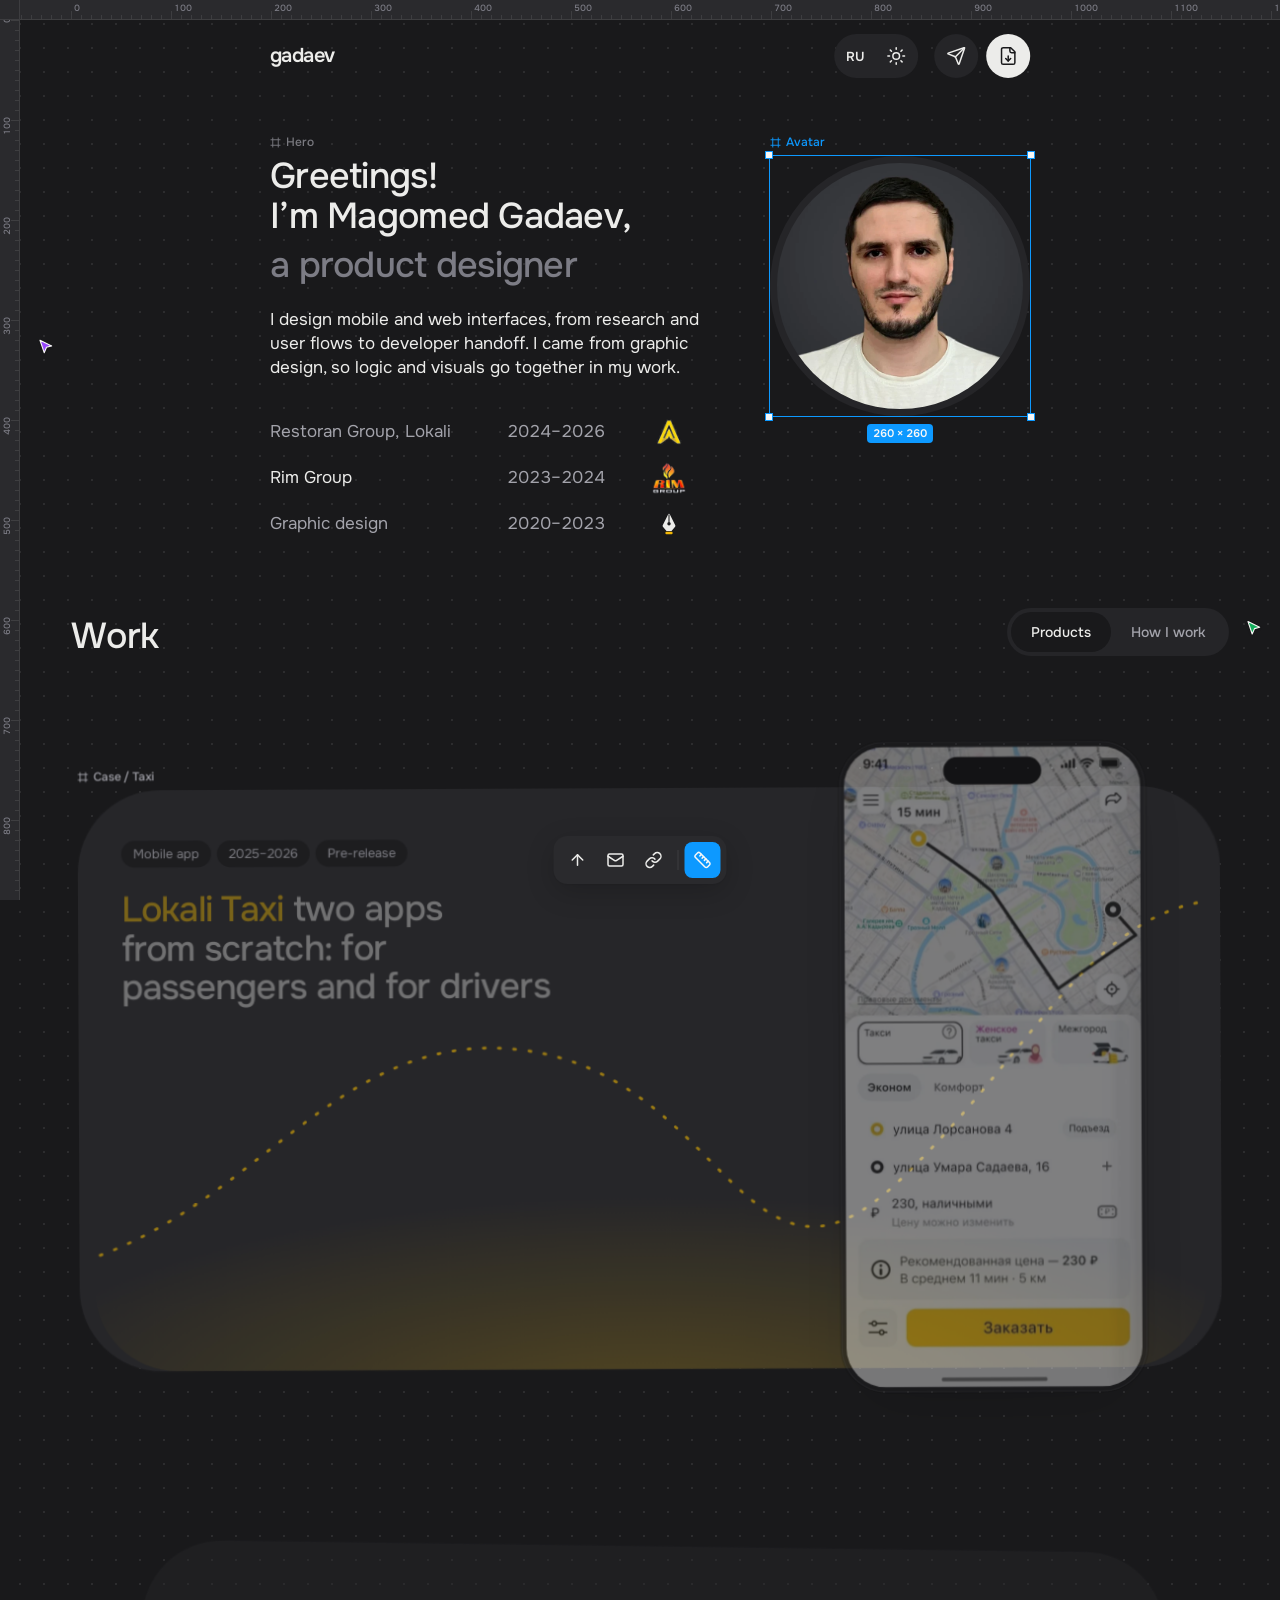
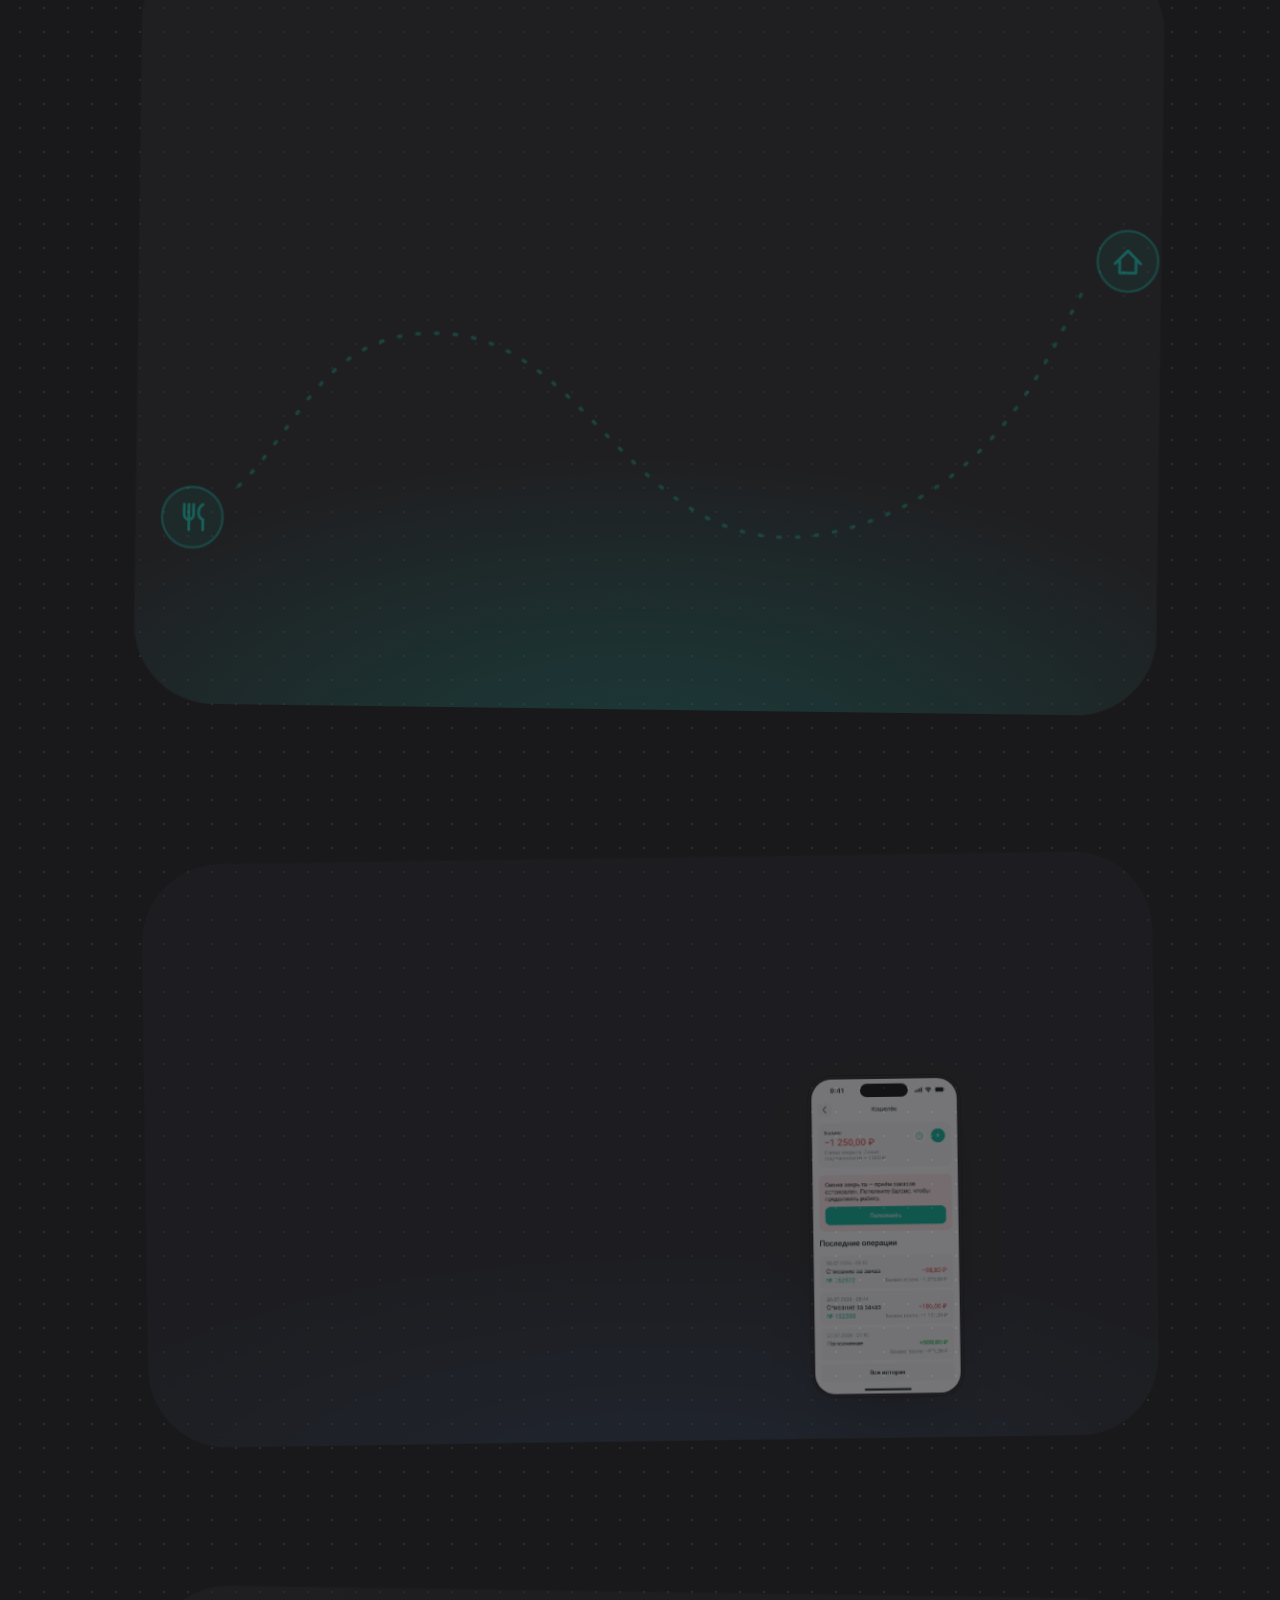
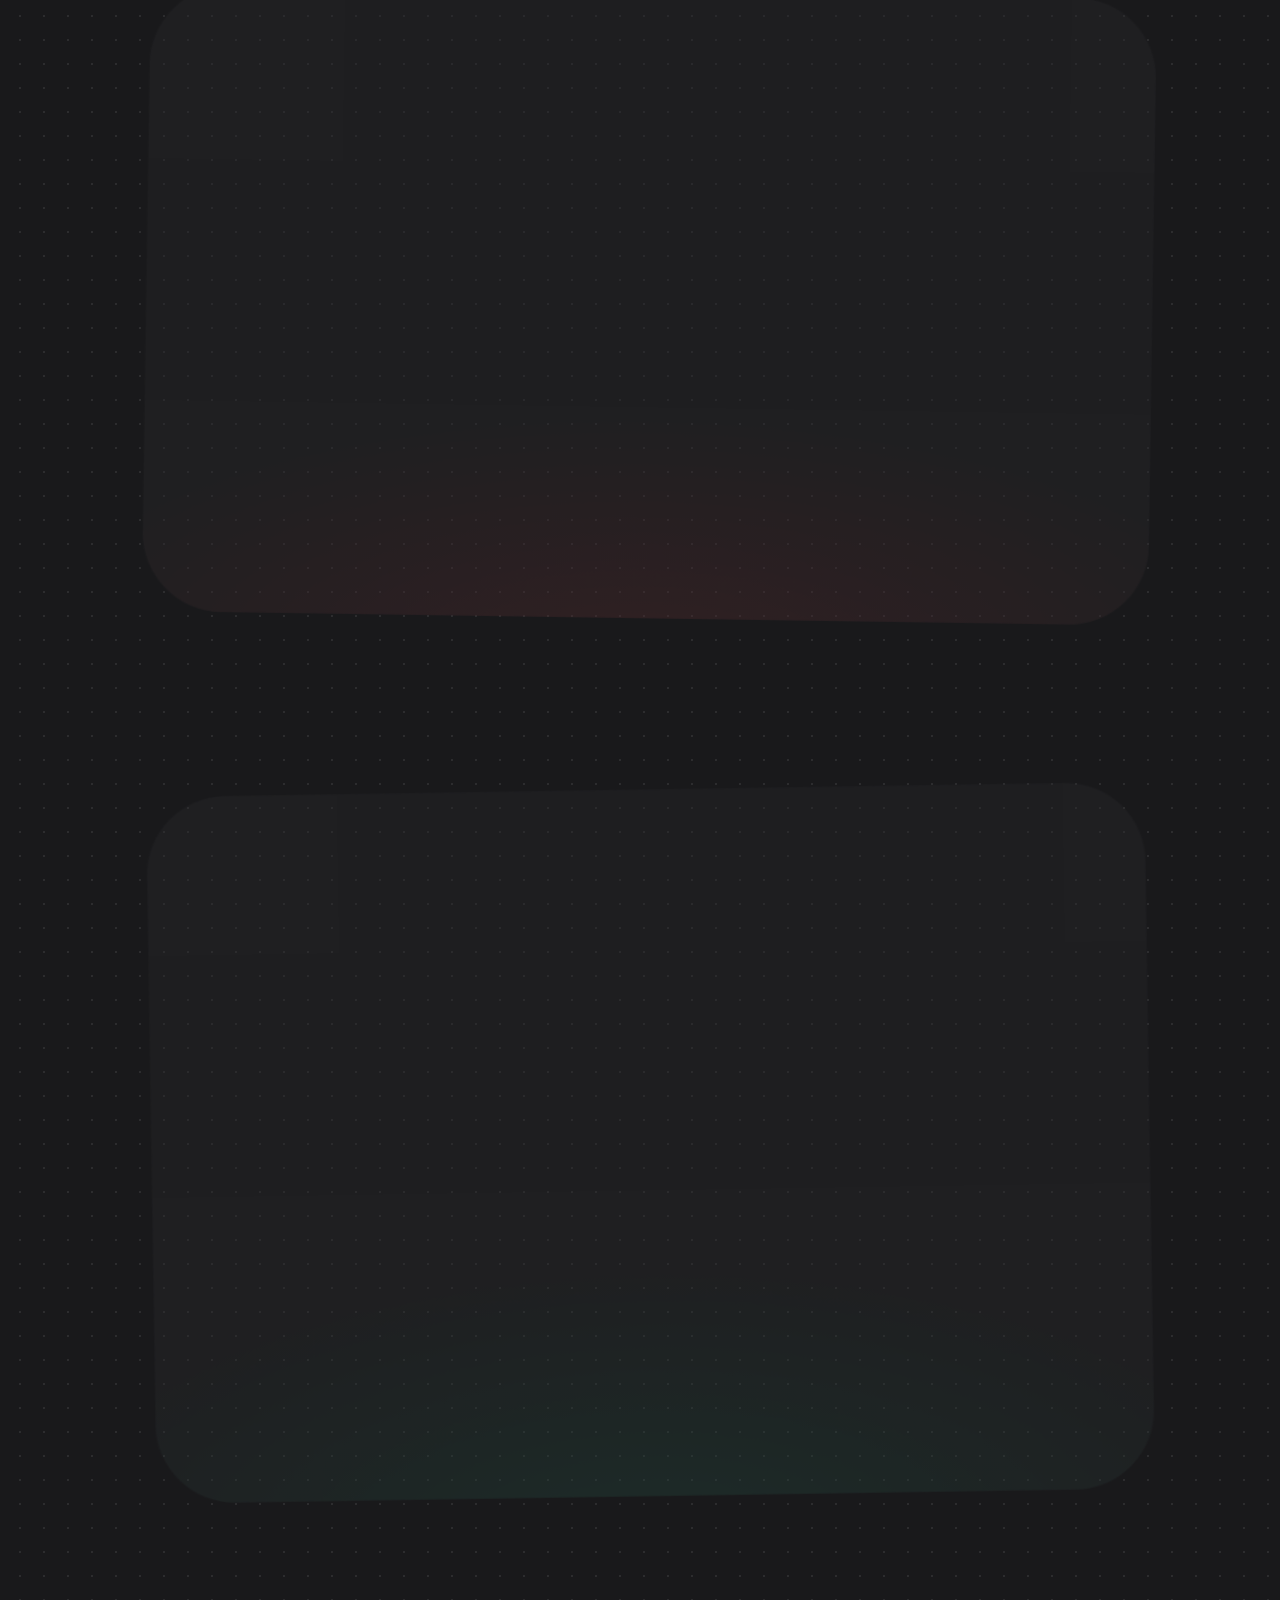
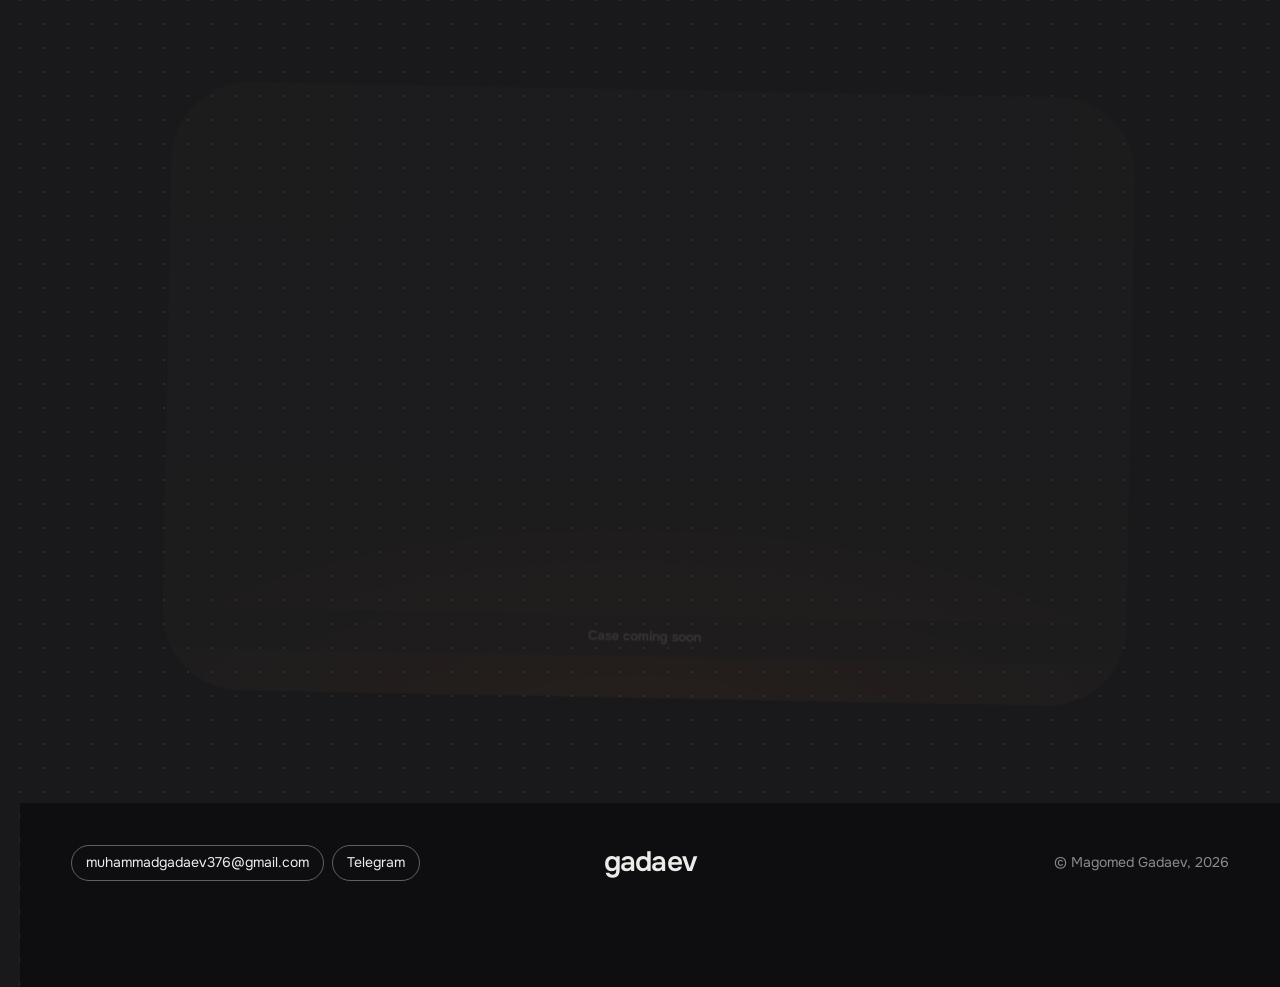
<file: index.html>
<!doctype html>
<html class="fig" lang="ru" data-lang="ru" data-title-ru="Магомед Гадаев | Product Designer" data-title-en="Magomed Gadaev | Product Designer">
<head>
<meta charset="utf-8">
<!-- Страницы всегда перепроверяются у сервера: адреса стилей, скриптов и картинок несут хэш,
     поэтому кэшировать надо их, а не страницу, иначе правка доезжает только через десять минут. -->
<meta http-equiv="cache-control" content="no-cache">
<meta name="viewport" content="width=device-width, initial-scale=1, viewport-fit=cover">
<title>Магомед Гадаев | Product Designer</title>
<meta name="description" content="Проектирую мобильные и веб-интерфейсы: от исследований и пользовательских сценариев до передачи в разработку.">
<meta name="theme-color" content="#19191B">
<link rel="icon" type="image/svg+xml" href="favicon.svg">
<link rel="alternate icon" type="image/webp" href="assets/img/portrait-studio.webp?v=27ec35c5">
<link rel="preload" href="assets/fonts/onest.woff" as="font" type="font/woff" crossorigin>
<link rel="stylesheet" href="assets/site.css?v=a4f07699">
<link rel="stylesheet" href="assets/figma.css?v=4b697b03">
<script>
// Тема и язык до первой отрисовки, чтобы не мигало. Выбор помним в браузере. Тема по умолчанию тёмная, язык — по системе.
(function () {
  var d = document.documentElement, s = {};
  try { s.theme = localStorage.getItem('theme'); s.lang = localStorage.getItem('lang'); } catch (e) {}
  var theme = s.theme || 'dark'; // по умолчанию тёмная, светлая — по переключателю
  var lang = s.lang || ((navigator.language || 'ru').slice(0, 2) === 'ru' ? 'ru' : 'en');
  d.dataset.theme = theme; d.dataset.lang = lang; d.lang = lang;
  if (lang === 'en' && d.dataset.titleEn) document.title = d.dataset.titleEn;
  try { if (localStorage.getItem('fig-clean') === '1') d.classList.add('fig-clean'); } catch (e) {}
  d.classList.add('js');
})();
</script>
</head>

<body>
<header class="bar">
  <div class="bar__in">
    <a class="wordmark" href="index.html">gadaev</a>
    <div class="bar__mid" data-bar-tabs aria-hidden="true"></div>
    <div class="bar__end">
      <div class="bar__settings" role="group" aria-label="Язык и тема / Language and theme">
      <button type="button" class="set-btn set-btn--text" data-toggle-lang aria-label="Switch to English / Переключить на русский"><span lang="ru">EN</span><span lang="en">RU</span></button>
      <button type="button" class="set-btn" data-toggle-theme aria-label="Сменить тему / Toggle theme">
        <svg class="i-moon" viewBox="0 0 24 24" fill="none" stroke="currentColor" stroke-width="1.8" stroke-linecap="round" stroke-linejoin="round" aria-hidden="true"><path d="M12 3a6 6 0 0 0 9 9 9 9 0 1 1-9-9Z"/></svg>
        <svg class="i-sun" viewBox="0 0 24 24" fill="none" stroke="currentColor" stroke-width="1.8" stroke-linecap="round" stroke-linejoin="round" aria-hidden="true"><circle cx="12" cy="12" r="4"/><path d="M12 2v2M12 20v2M4.93 4.93l1.41 1.41M17.66 17.66l1.41 1.41M2 12h2M20 12h2M6.34 17.66l-1.41 1.41M19.07 4.93l-1.41 1.41"/></svg>
      </button>
      </div>
      <a class="icon-btn" href="https://t.me/creaperson" aria-label="Telegram" title="Telegram">
        <svg viewBox="0 0 24 24" fill="none" stroke="currentColor" stroke-width="1.8" stroke-linecap="round" stroke-linejoin="round" aria-hidden="true"><path d="M14.54 21.69a.5.5 0 0 0 .94-.03l6.5-19a.5.5 0 0 0-.64-.63l-19 6.5a.5.5 0 0 0-.02.93l7.93 3.18a2 2 0 0 1 1.11 1.11z"/><path d="m21.85 2.15-10.94 10.94"/></svg>
      </a>
      <a class="icon-btn icon-btn--dark" href="assets/gadaev-cv.pdf?v=05c456aa" aria-label="Резюме, PDF / CV, PDF" title="CV, PDF">
        <svg viewBox="0 0 24 24" fill="none" stroke="currentColor" stroke-width="1.8" stroke-linecap="round" stroke-linejoin="round" aria-hidden="true"><path d="M15 2H6a2 2 0 0 0-2 2v16a2 2 0 0 0 2 2h12a2 2 0 0 0 2-2V7Z"/><path d="M14 2v4a2 2 0 0 0 2 2h4"/><path d="M12 18v-6"/><path d="m9 15 3 3 3-3"/></svg>
      </a>
    </div>
  </div>
</header>

<main>
  <section class="hero">
    <div class="wrap hero__grid" data-fig="Hero" data-fig-quiet>
      <div>
        <h1 class="reveal"><span lang="ru">Приветствую!<br> Я&nbsp;Магомед Гадаев,</span><span lang="en">Greetings!<br> I’m Magomed Gadaev,</span></h1>
        <p class="hero__role reveal" style="--d:40ms"><span lang="ru">продуктовый дизайнер</span><span lang="en">a product designer</span></p>
        <p class="hero__lead reveal" style="--d:80ms"><span lang="ru">Проектирую мобильные и веб-интерфейсы: от исследований и пользовательских сценариев до передачи в разработку. Пришёл из графического дизайна, поэтому логика и визуал у меня идут вместе.</span><span lang="en">I design mobile and web interfaces, from research and user flows to developer handoff. I came from graphic design, so logic and visuals go together in my work.</span></p>
        <ul class="jobs reveal" style="--d:160ms">
          <li><span><span lang="ru">Ресторан-групп, «Локали»</span><span lang="en">Restoran Group, Lokali</span></span><span>2024–2026</span><img class="jobs__logo" src="assets/img/logos/lokali.webp?v=a8883c66" width="160" height="160" alt=""></li>
          <li><span>Rim Group</span><span>2023–2024</span><img class="jobs__logo only-light" src="assets/img/logos/rim.webp?v=051f84e1" width="160" height="160" alt=""><img class="jobs__logo only-dark" src="assets/img/logos/rim-dark.webp?v=4b27d89c" width="160" height="160" alt=""></li>
          <li><span><span lang="ru">Графический дизайн</span><span lang="en">Graphic design</span></span><span>2020–2023</span><span class="jobs__logo jobs__logo--draw" aria-hidden="true"><svg viewBox="0 0 32 32"><path fill="currentColor" d="M16 3.5c.5 0 .9.3 1.1.7l6.6 13.4c.3.6.2 1.3-.2 1.8l-4.4 5.1h-6.2l-4.4-5.1c-.4-.5-.5-1.2-.2-1.8l6.6-13.4c.2-.4.6-.7 1.1-.7Z"/><circle cx="16" cy="15.6" r="2.1" fill="var(--bg)"/><path d="M16 4.6v8.9" stroke="var(--bg)" stroke-width="1.3" stroke-linecap="round"/><rect x="11.6" y="25.4" width="8.8" height="3.1" rx="1.2" fill="#F2B705"/></svg></span></li>
        </ul>
      </div>
      <div class="fig-avatar" data-fig="Avatar" data-fig-selected>
      <figure class="portrait reveal" style="--d:120ms">
        <img class="only-light" src="assets/img/portrait-studio.webp?v=27ec35c5" width="640" height="640" alt="Магомед Гадаев">
        <img class="only-dark" src="assets/img/portrait-studio-dark.webp?v=5ccd2ce7" width="640" height="640" alt="Магомед Гадаев">
      </figure>
      </div>
    </div>
  </section>

  <section class="work" id="work" aria-labelledby="work-title">
    <div class="wrap">
      <div class="work__head">
        <h2 id="work-title"><span lang="ru">Работы</span><span lang="en">Work</span></h2>
        <div class="tabs" role="tablist">
          <button class="tab" role="tab" id="tab-product" aria-controls="panel-product" aria-selected="true"><span lang="ru">Продукт</span><span lang="en">Products</span></button>
          <button class="tab" role="tab" id="tab-how" aria-controls="panel-how" aria-selected="false" tabindex="-1"><span lang="ru">Как я работаю</span><span lang="en">How I work</span></button>
        </div>
      </div>

      <div class="cases" role="tabpanel" id="panel-product" aria-labelledby="tab-product">

        <div class="fig-card" data-fig="Case / Taxi">

          <article class="case case--taxi" style="--glow: 255 196 0" data-trailer>
          <div class="case__bg" aria-hidden="true"><svg class="cs-cover__route" viewBox="0 0 1200 720" preserveAspectRatio="xMidYMid slice"><path d="M-40 560 C 180 520, 260 300, 470 330 S 700 620, 860 470 S 1080 140, 1260 180"/></svg></div>
          <header class="case__head">
            <ul class="chips">
              <li><span lang="ru">Мобильное приложение</span><span lang="en">Mobile app</span></li>
              <li>2025–2026</li>
              <li><span lang="ru">Перед релизом</span><span lang="en">Pre-release</span></li>
            </ul>
            <h3><span lang="ru">Локали Такси <span class="soft">два приложения с нуля: для пассажира и для водителя</span></span><span lang="en">Lokali Taxi <span class="soft">two apps from scratch: for passengers and for drivers</span></span></h3>
          </header>
          <div class="case__demo case__demo--phone">
            <div class="phone phone--video"><div class="phone__screen">
              <video muted playsinline loop preload="metadata" poster="assets/img/taxi/trailer-poster.webp?v=9a2f6439" aria-label="Ролик: путь заказа такси от назначения цены до приложения водителя">
                <source src="assets/video/taxi-trailer.mp4?v=95da934e" type="video/mp4">
              </video>
              <span class="phone__island" aria-hidden="true"></span>
            </div></div>
          </div>
          <a class="btn btn--quiet case__open" href="taxi/index.html"><span lang="ru">Открыть кейс</span><span lang="en">Open case</span></a>
        </article>

        </div>

        <div class="fig-card" data-fig="Case / Delivery">

          <article class="case case--delivery" style="--glow: 20 184 166" data-trailer>
          <div class="case__bg" aria-hidden="true"><svg class="deliv-deco" viewBox="0 0 1200 720" preserveAspectRatio="xMidYMid slice">
            <defs><mask id="delivGap" maskUnits="userSpaceOnUse" x="0" y="0" width="1200" height="720"><rect width="1200" height="720" fill="#fff"/><circle cx="210" cy="560" r="40" fill="#000"/><circle cx="1010" cy="330" r="40" fill="#000"/></mask></defs>
            <path class="deliv-deco__path" d="M 210 560 C 300 520, 300 390, 430 400 S 600 620, 780 560 S 960 300, 1010 330" mask="url(#delivGap)"/>
            <g class="deliv-deco__pin" transform="translate(210 560)"><circle r="26"/><path d="M-7 -11 v9 a4 4 0 0 0 8 0 v-9 M-3 -11 v22 M9 -11 c-5 3 -5 11 0 13 v9" /></g>
            <g class="deliv-deco__pin" transform="translate(1010 330)"><circle r="26"/><path d="M-11 2 L0 -9 L11 2 M-7 -1 v11 h14 v-11" /></g>
          </svg></div>
          <header class="case__head">
            <ul class="chips">
              <li><span lang="ru">Мобильное приложение</span><span lang="en">Mobile app</span></li>
              <li>2025–2026</li>
              <li class="chip-link"><a href="https://apps.apple.com/ru/app/id1625790808" target="_blank" rel="noopener"><span lang="ru">App Store</span><span lang="en">App Store</span><svg viewBox="0 0 24 24" fill="none" stroke="currentColor" stroke-width="2" stroke-linecap="round" stroke-linejoin="round" aria-hidden="true"><path d="M7 7h10v10"/><path d="M7 17 17 7"/></svg></a></li>
            </ul>
            <h3><span lang="ru">Локали Доставка <span class="soft">редизайн до релиза и Live Activity</span></span><span lang="en">Lokali Delivery <span class="soft">redesign through to release and Live Activity</span></span></h3>
          </header>
          <div class="case__demo case__demo--video">
            <div class="phone phone--video"><div class="phone__screen">
            <video muted playsinline loop preload="metadata" poster="assets/img/food/trailer-poster.webp?v=73183f59" aria-label="Ролик: путь заказа еды от главной до статуса на экране блокировки">
              <source src="assets/video/food-trailer.mp4?v=cfcd6547" type="video/mp4">
            </video>
          </div></div>
          </div>
          <a class="btn btn--quiet case__open" href="delivery/index.html"><span lang="ru">Открыть кейс</span><span lang="en">Open case</span></a>
        </article>

        </div>

        <div class="fig-card" data-fig="Case / Wallet &amp; admin">

          <article class="case case--wallet" style="--glow: 59 111 182" data-trailer>
          <header class="case__head">
            <ul class="chips">
              <li><span lang="ru">Мобильное и десктоп</span><span lang="en">Mobile and desktop</span></li>
              <li>2025–2026</li>
              <li><span lang="ru">В проде</span><span lang="en">Live</span></li>
            </ul>
            <h3><span lang="ru">Кошелёк и админка <span class="soft">общая модель для водителя, курьера и ресторана</span></span><span lang="en">Wallet and admin <span class="soft">one model for drivers, couriers and restaurants</span></span></h3>
          </header>
          <div class="case__demo case__demo--desk">
            <div class="mac" aria-hidden="true">
              <div class="mac__screen"><img src="assets/img/money/admin-mac.webp?v=30d09be9" width="1670" height="1044" alt="" loading="lazy" decoding="async"></div>
              <div class="mac__base"></div>
            </div>
            <div class="phone phone--video"><div class="phone__screen">
              <video muted playsinline loop preload="metadata" poster="assets/img/money/roll-poster.webp?v=8a16f5a0" aria-label="Ролик: кошелёк ресторана от плюса до закрытой смены и журнал операций">
                <source src="assets/video/money-trailer.mp4?v=eebb0f7a" type="video/mp4">
              </video>
              <span class="phone__island" aria-hidden="true"></span>
            </div></div>
          </div>
          <a class="btn btn--quiet case__open" href="money/index.html"><span lang="ru">Открыть кейс</span><span lang="en">Open case</span></a>
        </article>

        </div>

        <div class="fig-card" data-fig="Case / Restaurant &amp; Crispy">

          <article class="case case--food" style="--glow: 228 52 52" data-trailer>
          <header class="case__head">
            <ul class="chips">
              <li><span lang="ru">Моноапп</span><span lang="en">Single-restaurant app</span></li>
              <li>2025–2026</li>
              <li class="chip-link"><a href="https://apps.apple.com/ru/app/id6779682555" target="_blank" rel="noopener"><span lang="ru">Crispy в App Store</span><span lang="en">Crispy on App Store</span><svg viewBox="0 0 24 24" fill="none" stroke="currentColor" stroke-width="2" stroke-linecap="round" stroke-linejoin="round" aria-hidden="true"><path d="M7 7h10v10"/><path d="M7 17 17 7"/></svg></a></li>
            </ul>
            <h3><span lang="ru">Crispy <span class="soft">моноапп партнёрского ресторана на движке «Локали»</span></span><span lang="en">Crispy <span class="soft">a single-restaurant app built on the Lokali engine</span></span></h3>
          </header>
          <div class="case__demo case__demo--duo">
            <div class="case__duo">
              <div class="case__duo-demo"><div class="ui-order" data-ui data-order>
              <div class="ui-order__guest">
                <span class="ui-order__cap">Crispy · <span lang="ru">гость</span><span lang="en">guest</span></span>
                <div class="ui-seg ui-seg--red" role="group">
                  <button type="button" aria-pressed="true" data-o="go"><span lang="ru">С собой</span><span lang="en">To go</span></button>
                  <button type="button" aria-pressed="false" data-o="here"><span lang="ru">В ресторане</span><span lang="en">Dine in</span></button>
                </div>
              </div>
              <span class="ui-order__arrow" aria-hidden="true"></span>
              <div class="ui-order__kitchen">
                <span class="ui-order__cap"><span lang="ru">Кухня · Л.Ресторан</span><span lang="en">Kitchen · L.Restaurant</span></span>
                <div class="ui-order__card">
                  <span class="ui-order__icon" data-o-icon aria-hidden="true"></span>
                  <span class="ui-order__num"><span lang="ru">Заказ</span><span lang="en">Order</span> #536</span>
                  <span class="ui-order__chip" data-o-chip></span>
                </div>
              </div>
            </div></div>
              <div class="phone phone--video"><div class="phone__screen">
                <video muted playsinline loop preload="metadata" poster="assets/img/crispy/trailer-poster.webp?v=7810a8c8" aria-label="Ролик: путь заказа в Crispy от заставки до выбора точки самовывоза">
                  <source src="assets/video/crispy-trailer.mp4?v=018e7d84" type="video/mp4">
                </video>
                <span class="phone__island" aria-hidden="true"></span>
              </div></div>
            </div>
          </div>
          <a class="btn btn--quiet case__open" href="crispy/index.html"><span lang="ru">Открыть кейс</span><span lang="en">Open case</span></a>
        </article>

        </div>

        <div class="fig-card" data-fig="Case / L.Restaurant">

          <article class="case case--rest" style="--glow: 16 185 129" data-trailer>
                    <header class="case__head">
            <ul class="chips">
              <li><span lang="ru">Для сотрудников</span><span lang="en">Staff app</span></li>
              <li>2024–2026</li>
              <li class="chip-link"><a href="https://apps.apple.com/ru/app/id6766522570" target="_blank" rel="noopener"><span lang="ru">App Store</span><span lang="en">App Store</span><svg viewBox="0 0 24 24" fill="none" stroke="currentColor" stroke-width="2" stroke-linecap="round" stroke-linejoin="round" aria-hidden="true"><path d="M7 7h10v10"/><path d="M7 17 17 7"/></svg></a></li>
            </ul>
            <h3><span lang="ru">Локали Ресторан <span class="soft">приложение зала и кухни: заказы, меню и тариф доставки</span></span><span lang="en">Lokali Restaurant <span class="soft">an app for the floor and the kitchen: orders, menu and delivery tariff</span></span></h3>
          </header>
          <div class="case__demo case__demo--duo">
            <div class="case__duo">
              <div class="case__duo-demo"><div class="phone"><div class="phone__screen">
                <img src="assets/img/rest/cover-tariff.webp?v=f27e156b" width="750" height="1624" alt="Экран «Условия доставки»: базовая цена с доплатой за километр и зона на карте" loading="lazy" decoding="async"><span class="phone__island" aria-hidden="true"></span>
              </div></div></div>
              <div class="phone phone--video"><div class="phone__screen">
                <video muted playsinline loop preload="metadata" poster="assets/img/rest/trailer-poster.webp?v=94203fa3" aria-label="Ролик: путь по приложению ресторана от списка заказов до стоп-листа">
                  <source src="assets/video/rest-trailer.mp4?v=45324979" type="video/mp4">
                </video>
              </div></div>
            </div>
          </div>
          <a class="btn btn--quiet case__open" href="rest/index.html"><span lang="ru">Открыть кейс</span><span lang="en">Open case</span></a>
        </article>

          </div>

          <div class="fig-card" data-fig="Case / Rim Group">
          <article class="case case--rim" style="--glow: 226 90 0">
          <header class="case__head">
            <ul class="chips">
              <li><span lang="ru">Корпоративный сайт</span><span lang="en">Corporate website</span></li>
              <li>2023–2024</li>
              <li><span lang="ru">30+ страниц</span><span lang="en">30+ pages</span></li>
            </ul>
            <h3><span lang="ru">Rim Group <span class="soft">корпоративный сайт промышленного холдинга</span></span><span lang="en">Rim Group <span class="soft">corporate website for an industrial holding</span></span></h3>
          </header>
          <div class="case__demo">
            <div class="ui-rim" data-ui data-rim>
              <div class="ui-rim__bar" aria-hidden="true"><i></i><i></i><i></i><span>rimgroup.ru</span></div>
              <div class="ui-rim__page" data-rim-page="before" aria-hidden="true">
                <div class="ui-rim__before"><b></b><b></b><b></b><b></b><b></b><b></b><s></s><s></s><s></s><s></s><s></s><s></s></div>
                <div class="ui-rim__after"><em></em><u></u><u></u><u></u><u></u><u></u><u></u></div>
              </div>
              <div class="ui-seg ui-seg--orange" role="group">
                <button type="button" aria-pressed="true" data-r="before"><span lang="ru">Было</span><span lang="en">Before</span></button>
                <button type="button" aria-pressed="false" data-r="after"><span lang="ru">Стало</span><span lang="en">After</span></button>
              </div>
            </div>
          </div>
          <span class="btn btn--quiet case__soon" aria-disabled="true"><span lang="ru">Кейс скоро появится</span><span lang="en">Case coming soon</span></span>
        </article>

        </div>
      </div>

      <div class="how" role="tabpanel" id="panel-how" aria-labelledby="tab-how" hidden>
        <div class="fig-card" data-fig="How / 1 Pain first">
          <article class="how__item">
          <h3><span lang="ru">Сначала проверяю, есть ли проблема</span><span lang="en">First I check the problem is real</span></h3>
          <div>
            <p lang="ru">Продакт предложил дать пассажиру поднимать цену во время поиска машины. Я сам ждал машину дольше, чем обещала карта, хотя машины вокруг были. Прежде чем рисовать, я расспросил около 50–60 водителей. Почти все сказали одно: короткие и дешёвые поездки они пропускают намеренно.</p>
            <p lang="ru">Значит, долгий поиск объясняется ценой. Гипотеза подтвердилась, и я спроектировал поднятие цены прямо на экране поиска.</p>
            <p lang="en">The PM suggested letting passengers raise the fare while a car is being found. I had waited for a car longer than the map promised while cars stood all around. Before drawing anything, I asked 50–60 drivers about it. Almost all said the same: they skip short, cheap rides on purpose.</p>
            <p lang="en">So the long search came down to the price. The hypothesis held, and I designed the fare raise right on the search screen.</p>
          </div>
        </article>
        </div>
        <div class="fig-card" data-fig="How / 2 Systems">
          <article class="how__item">
          <h3><span lang="ru">Строю систему, а не отдельные экраны</span><span lang="en">I build systems, not separate screens</span></h3>
          <div>
            <p lang="ru">В такси я собрал дизайн-систему на 90 семантических токенах в двух темах с проверкой контраста. Библиотеку свёл с 400 фреймов до 150 состояний компонентов.</p>
            <p lang="ru">Цвета живут в токенах, поэтому тёмная тема и правки цвета расходятся по всем экранам сразу.</p>
            <p lang="en">For the taxi app I built a design system on 90 semantic tokens in two themes with contrast checks, and cut the library from 400 frames to 150 component states.</p>
            <p lang="en">Colours live in tokens, so the dark theme and colour changes reach every screen at once.</p>
          </div>
        </article>
        </div>
        <div class="fig-card" data-fig="How / 3 Figma + AI">
          <article class="how__item">
          <h3><span lang="ru">Работаю с Figma через ИИ</span><span lang="en">I work with Figma through AI</span></h3>
          <div>
            <p lang="ru">Подключаю модель к рабочему файлу Figma через MCP. Она вносит массовые правки сразу по десяткам экранов и проверяет файл перед сдачей в разработку: элементы, которые сливаются с фоном, мёртвые экраны, оборванные связи прототипа.</p>
            <p lang="ru">Типовая задача сократилась с двух дней до половины дня. Результат после модели я каждый раз проверяю сам.</p>
            <p lang="en">I connect a model to the working Figma file through MCP. It makes bulk edits across dozens of screens and audits the file before handoff: elements that blend into the background, dead screens, broken prototype links.</p>
            <p lang="en">A typical task went from two days to half a day. I review every result myself.</p>
          </div>
        </article>
        </div>
        <div class="fig-card" data-fig="How / 4 Handoff">
          <article class="how__item">
          <h3><span lang="ru">Довожу до разработки и передаю дальше</span><span lang="en">I see it through and hand it over</span></h3>
          <div>
            <p lang="ru">Сверяю сборку с макетом и отдаю разработчикам список расхождений. Под конец работы участвовал в найме второго продуктового дизайнера: провёл техническое интервью, адаптировал его и передал направление по документации.</p>
            <p lang="en">I check builds against the design and give developers a list of differences. Near the end I helped hire a second product designer: ran the technical interview, onboarded him and handed over the area with documentation.</p>
          </div>
        </article>
        </div>
      </div>
    </div>
  </section>
</main>
<footer class="foot">
  <div class="wrap foot__in">
    <div class="foot__links">
      <a class="foot__pill" href="mailto:muhammadgadaev376@gmail.com">muhammadgadaev376@gmail.com</a>
      <a class="foot__pill" href="https://t.me/creaperson">Telegram</a>
    </div>
    <a class="foot__mark" href="index.html">gadaev</a>
    <p class="foot__copy">© <span lang="ru">Магомед Гадаев</span><span lang="en">Magomed Gadaev</span>, 2026</p>
  </div>
</footer>
<script src="assets/site.js?v=2742a618" defer></script>
<script src="assets/figma.js?v=7d42030b" defer></script>
</body>
</html>
</file>
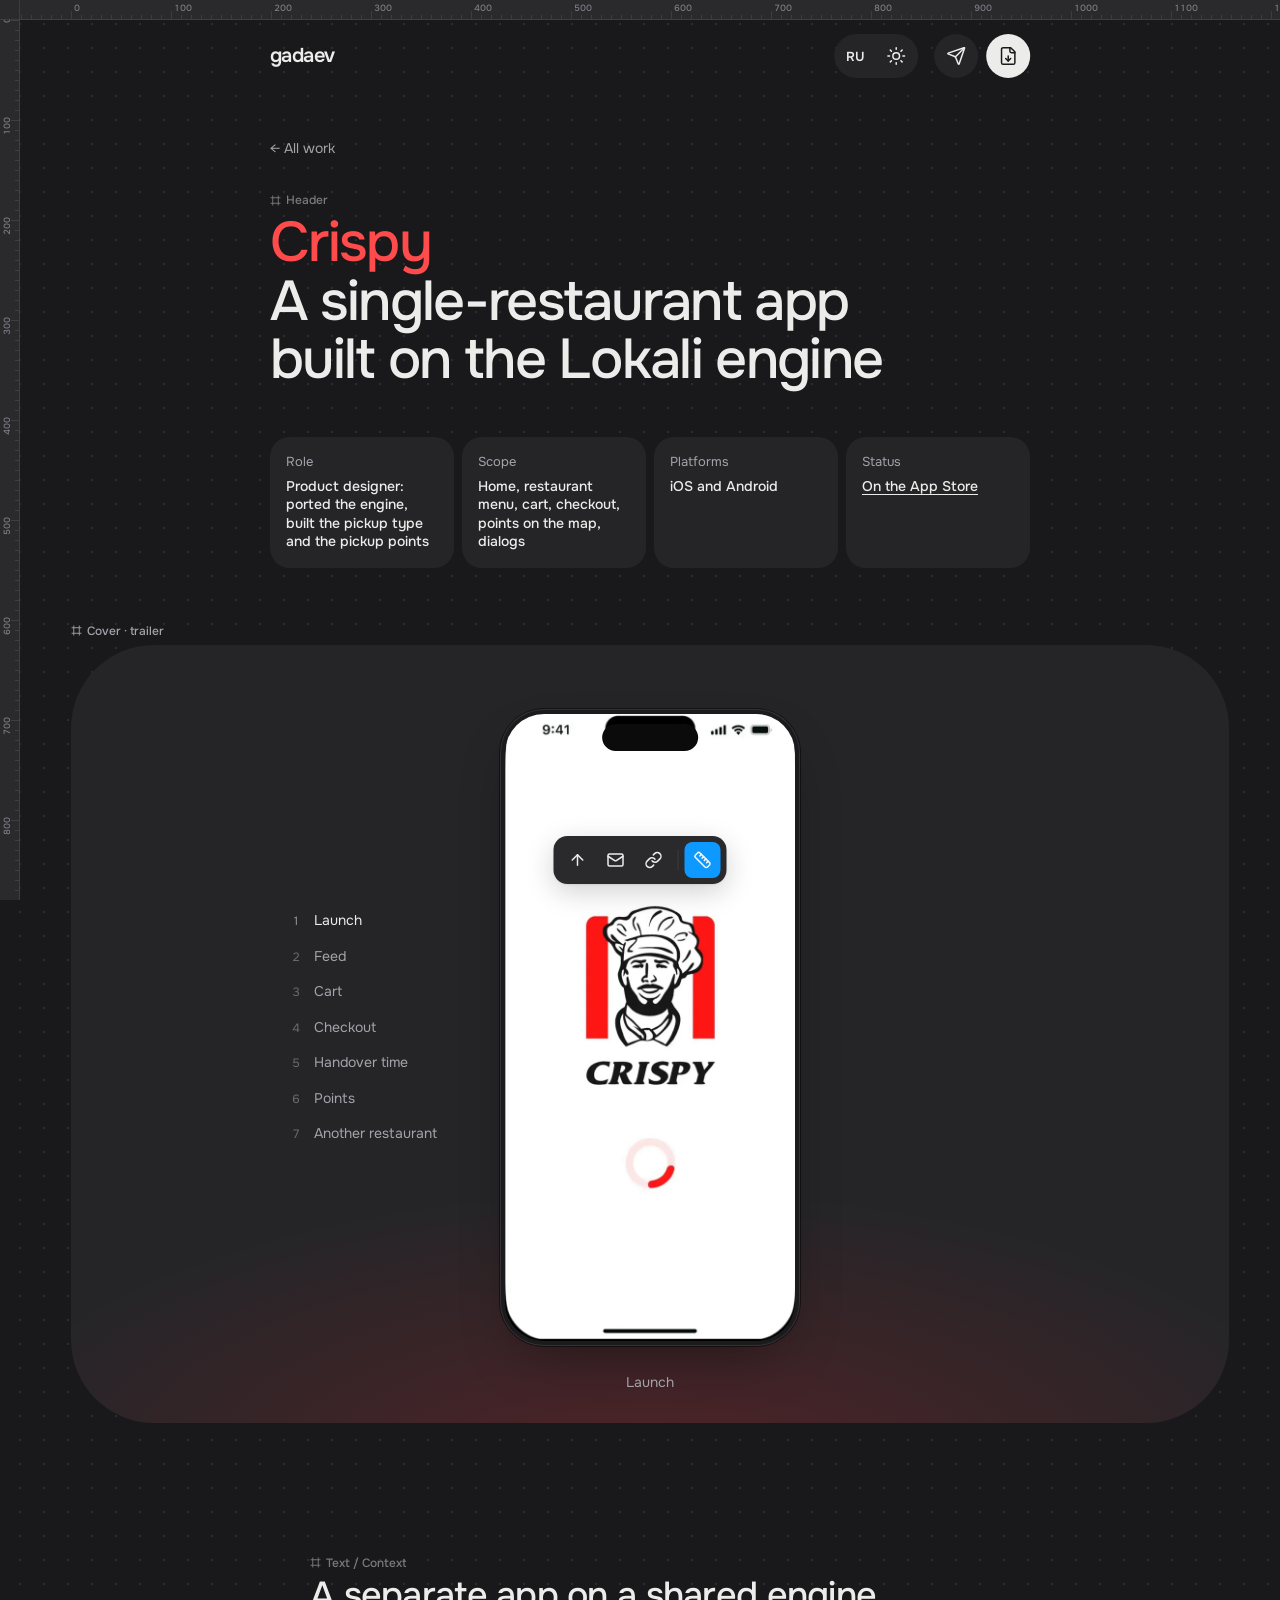
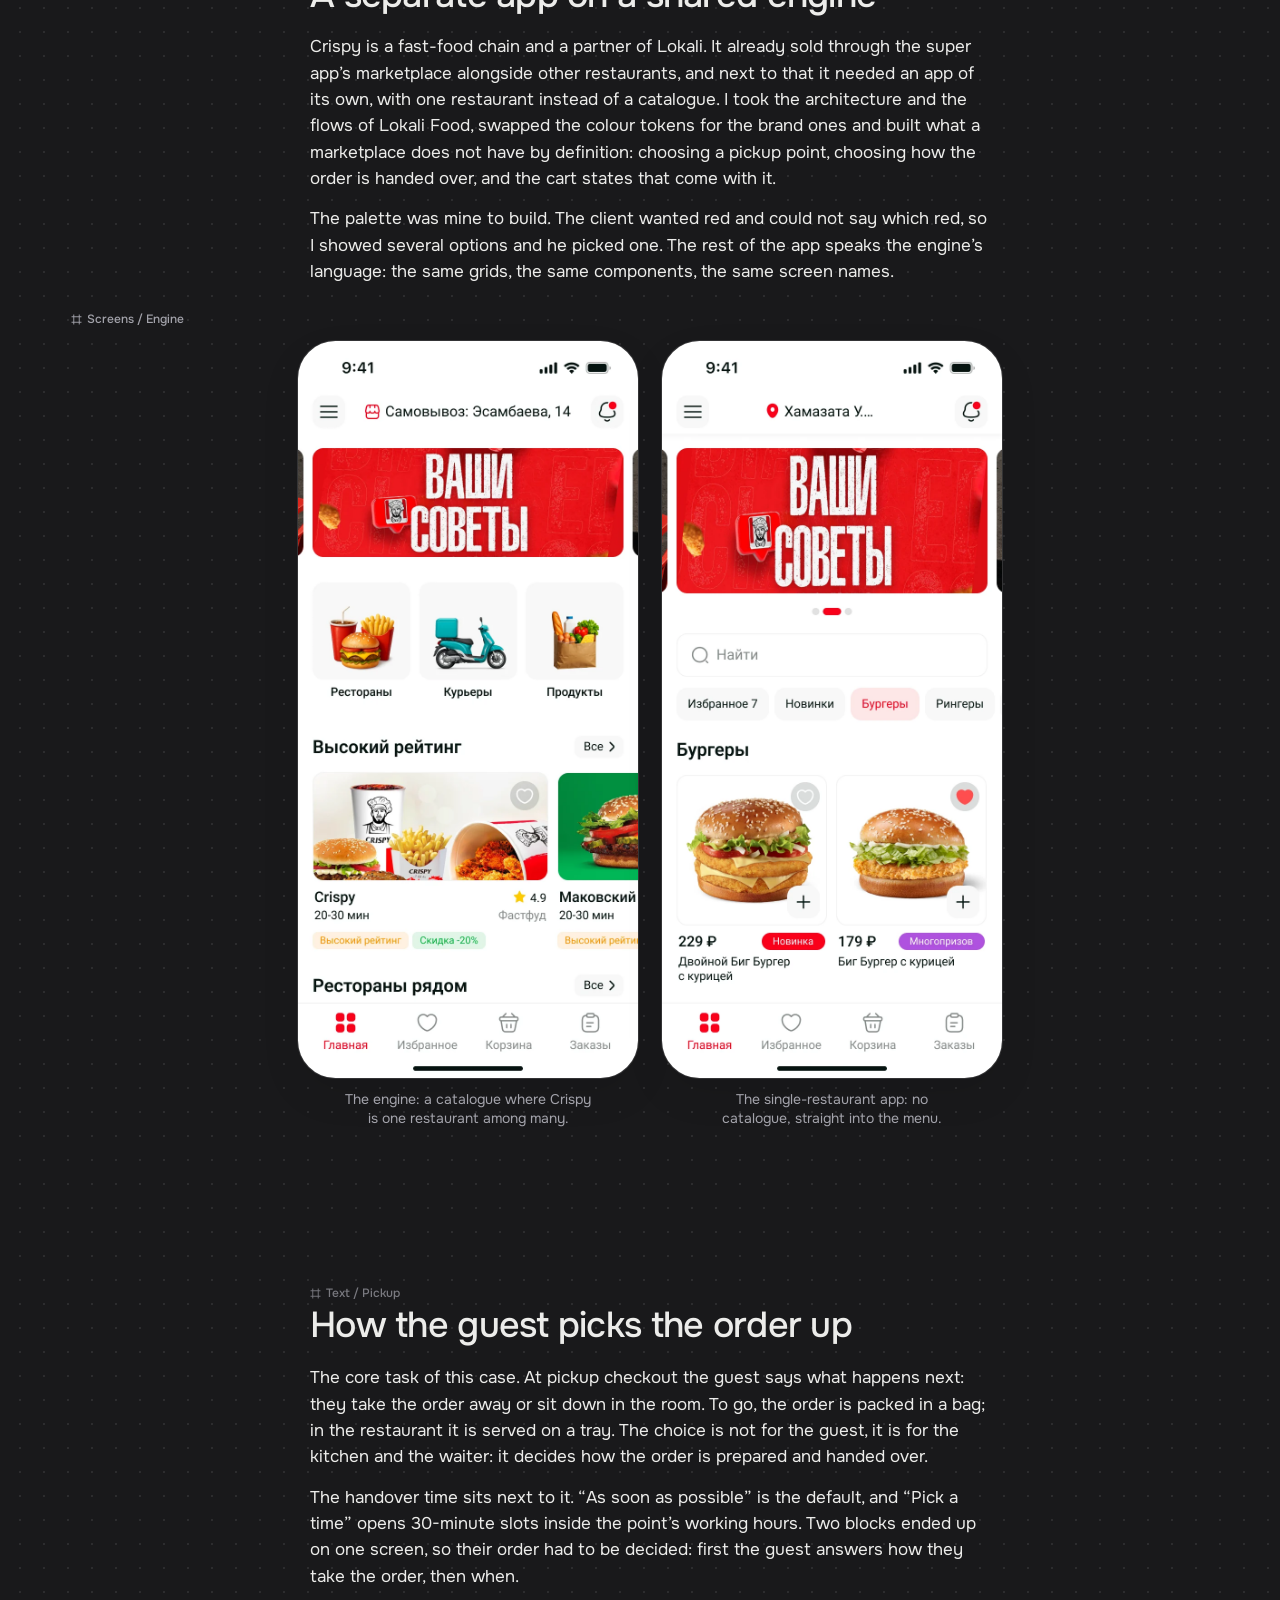
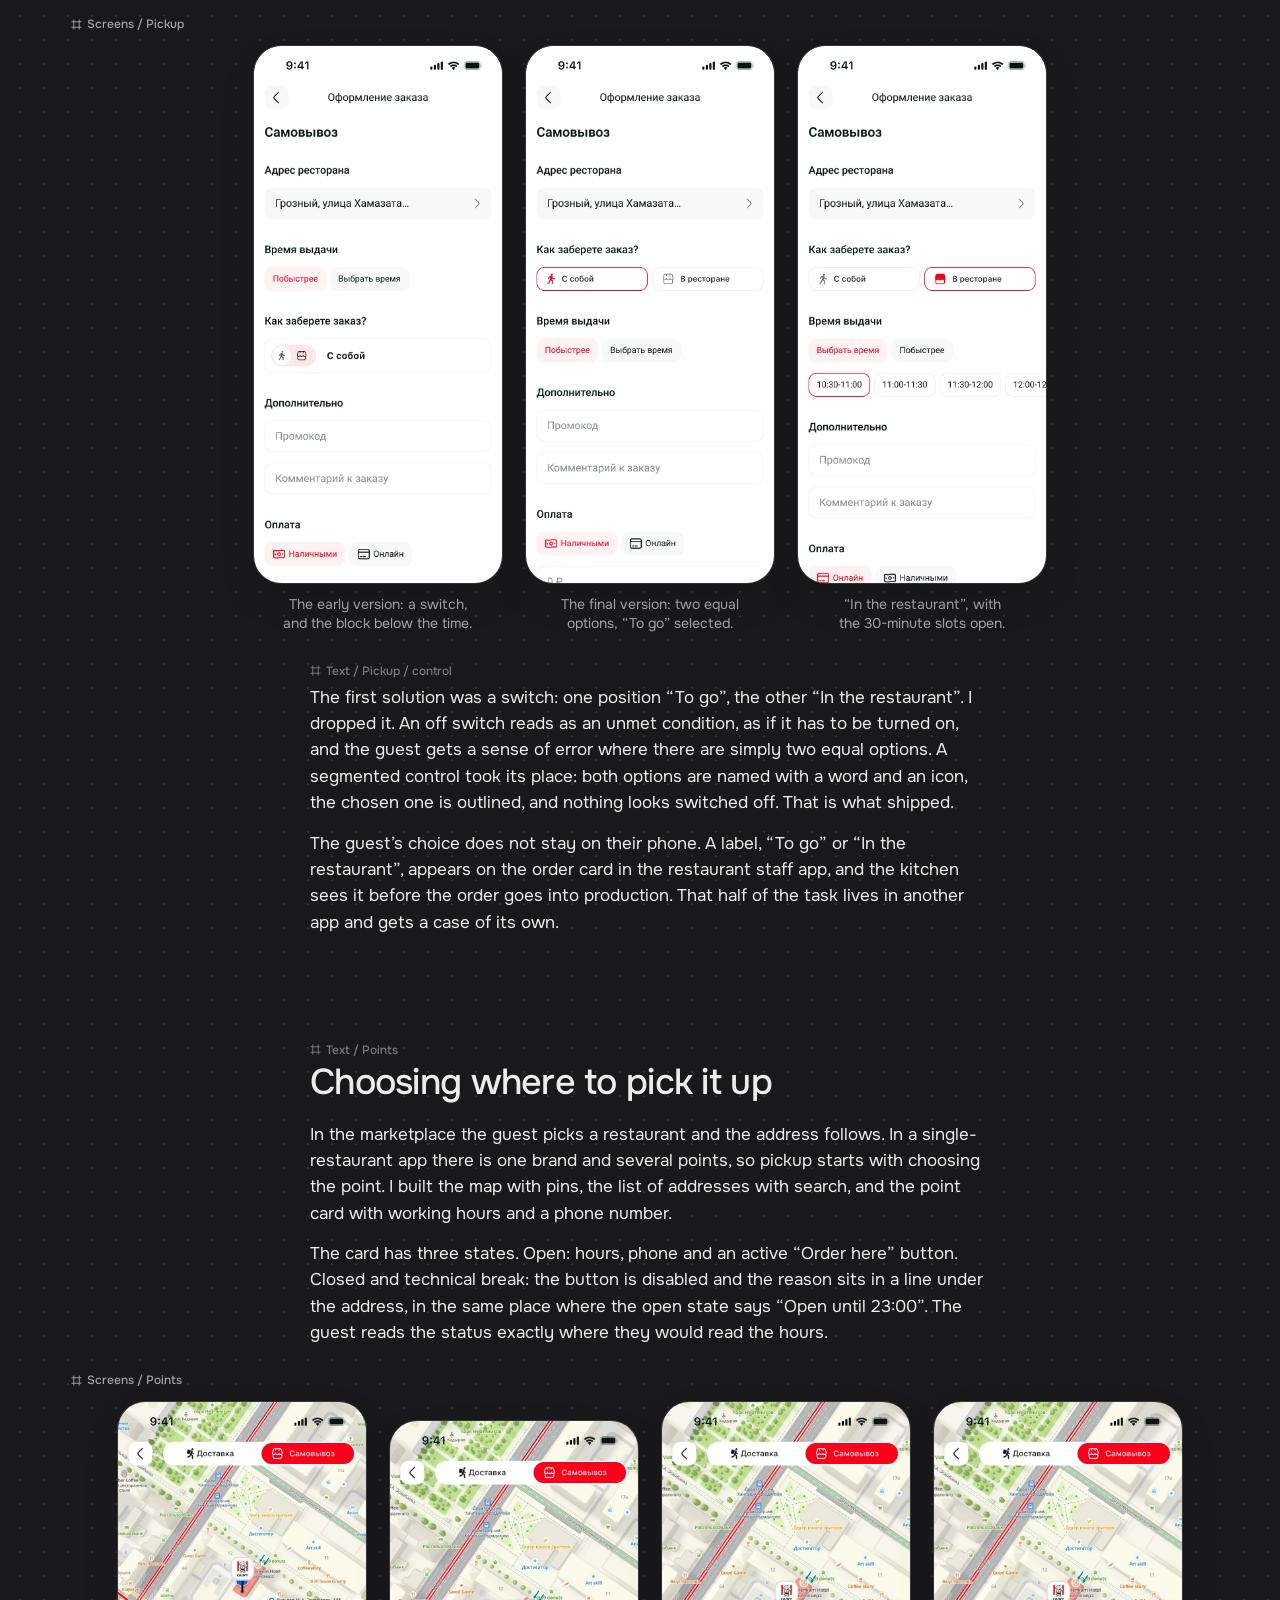
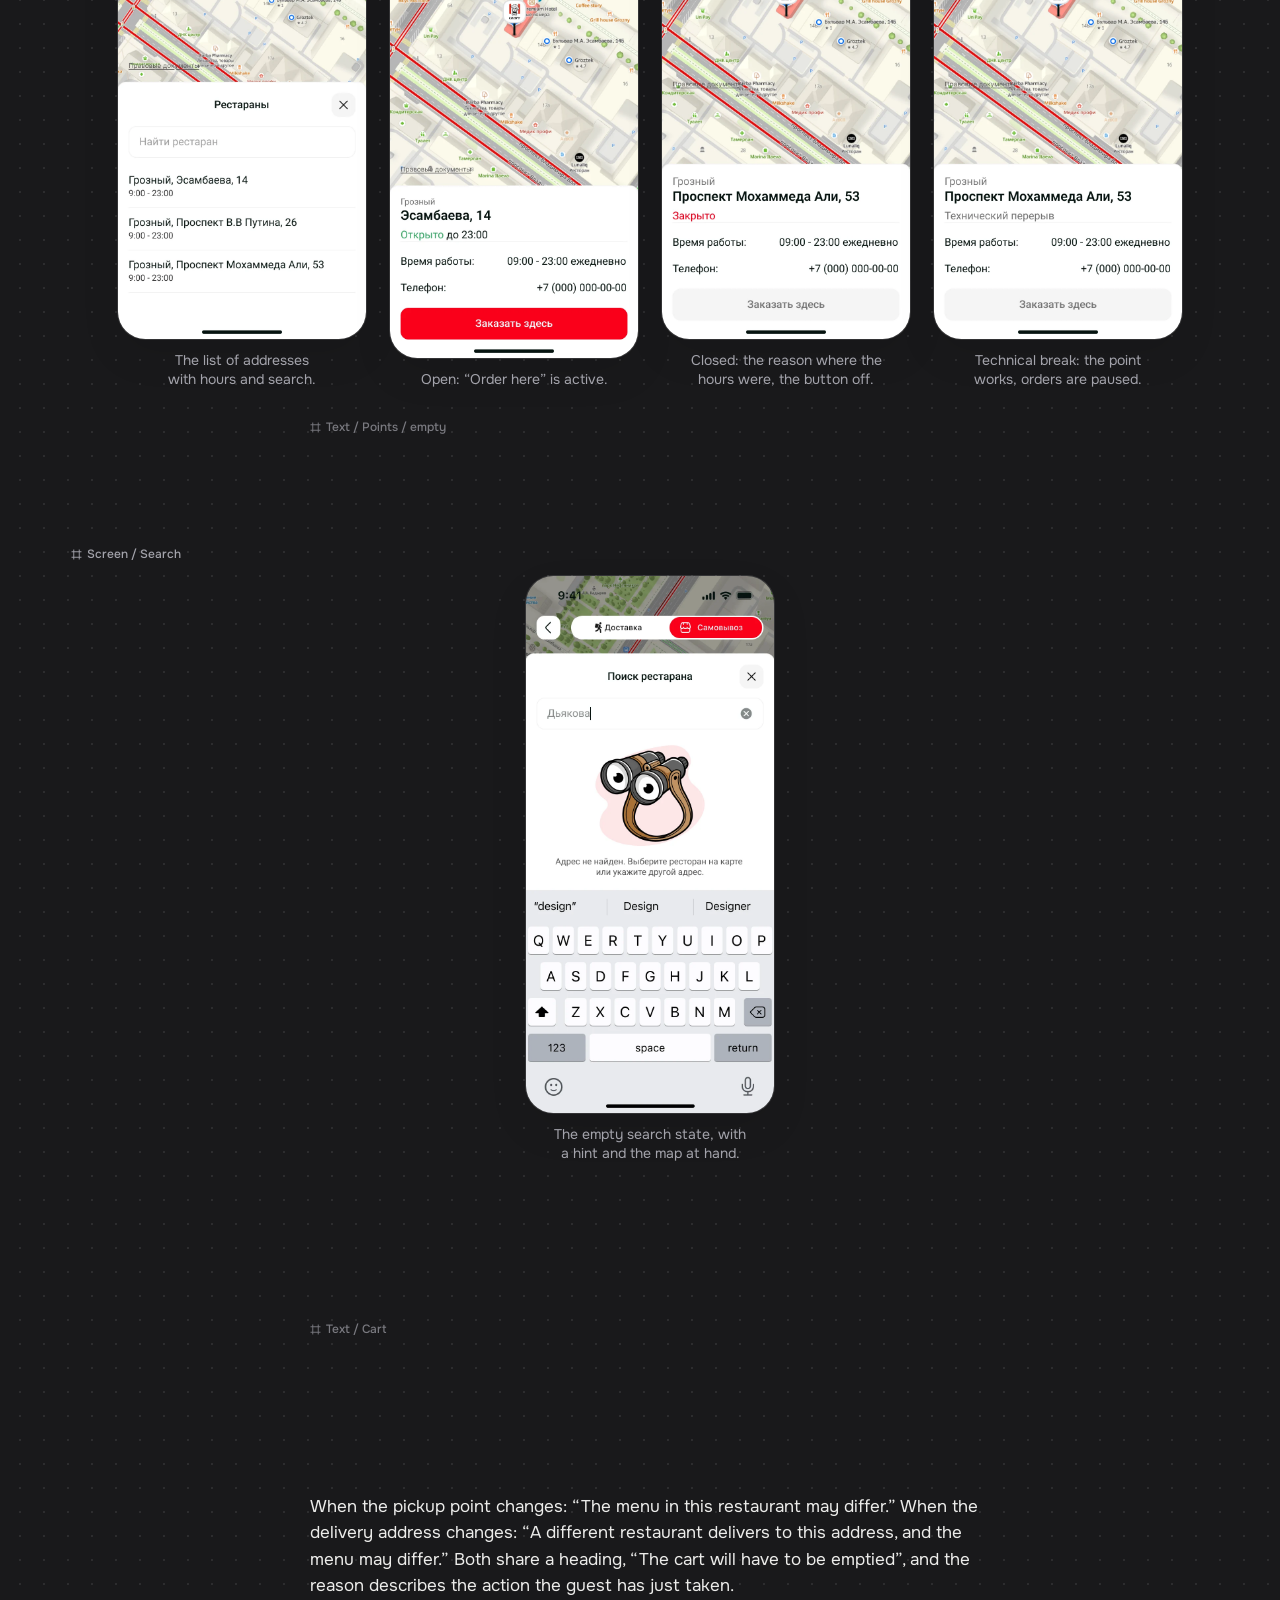
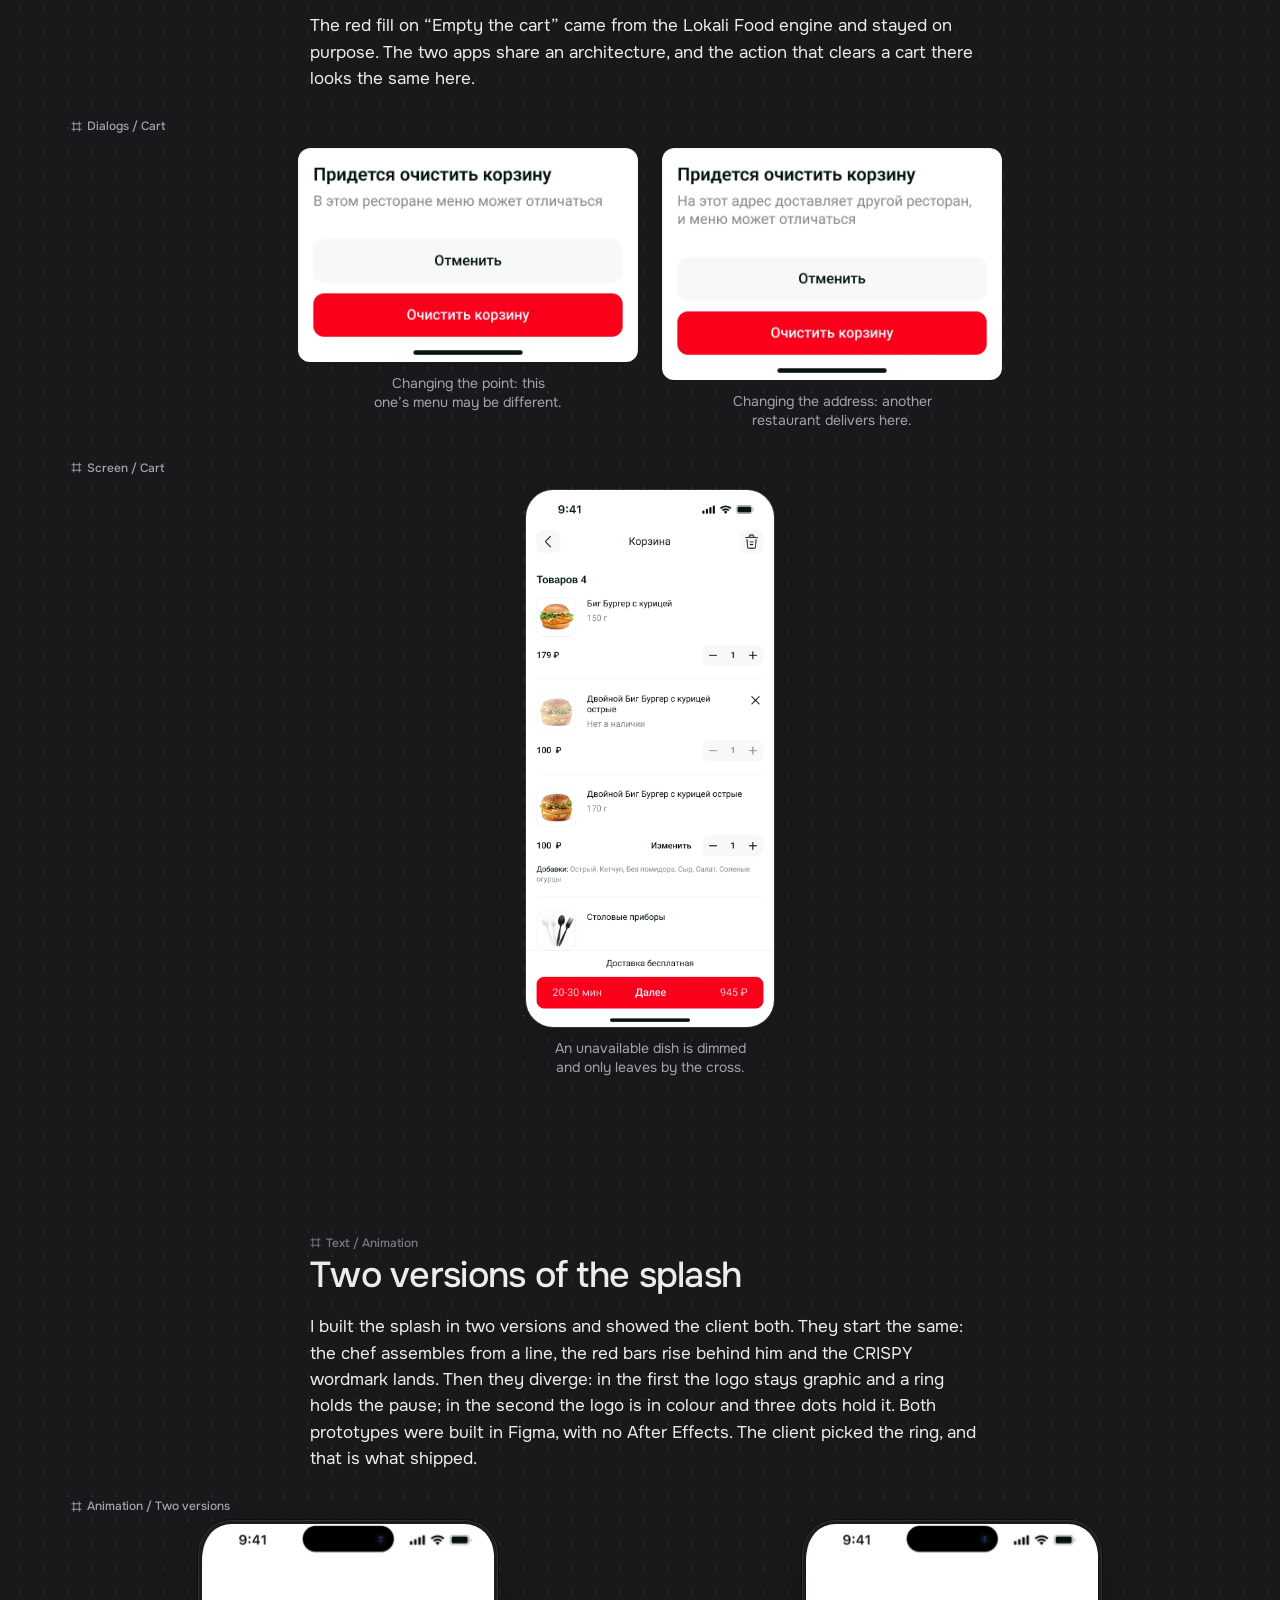
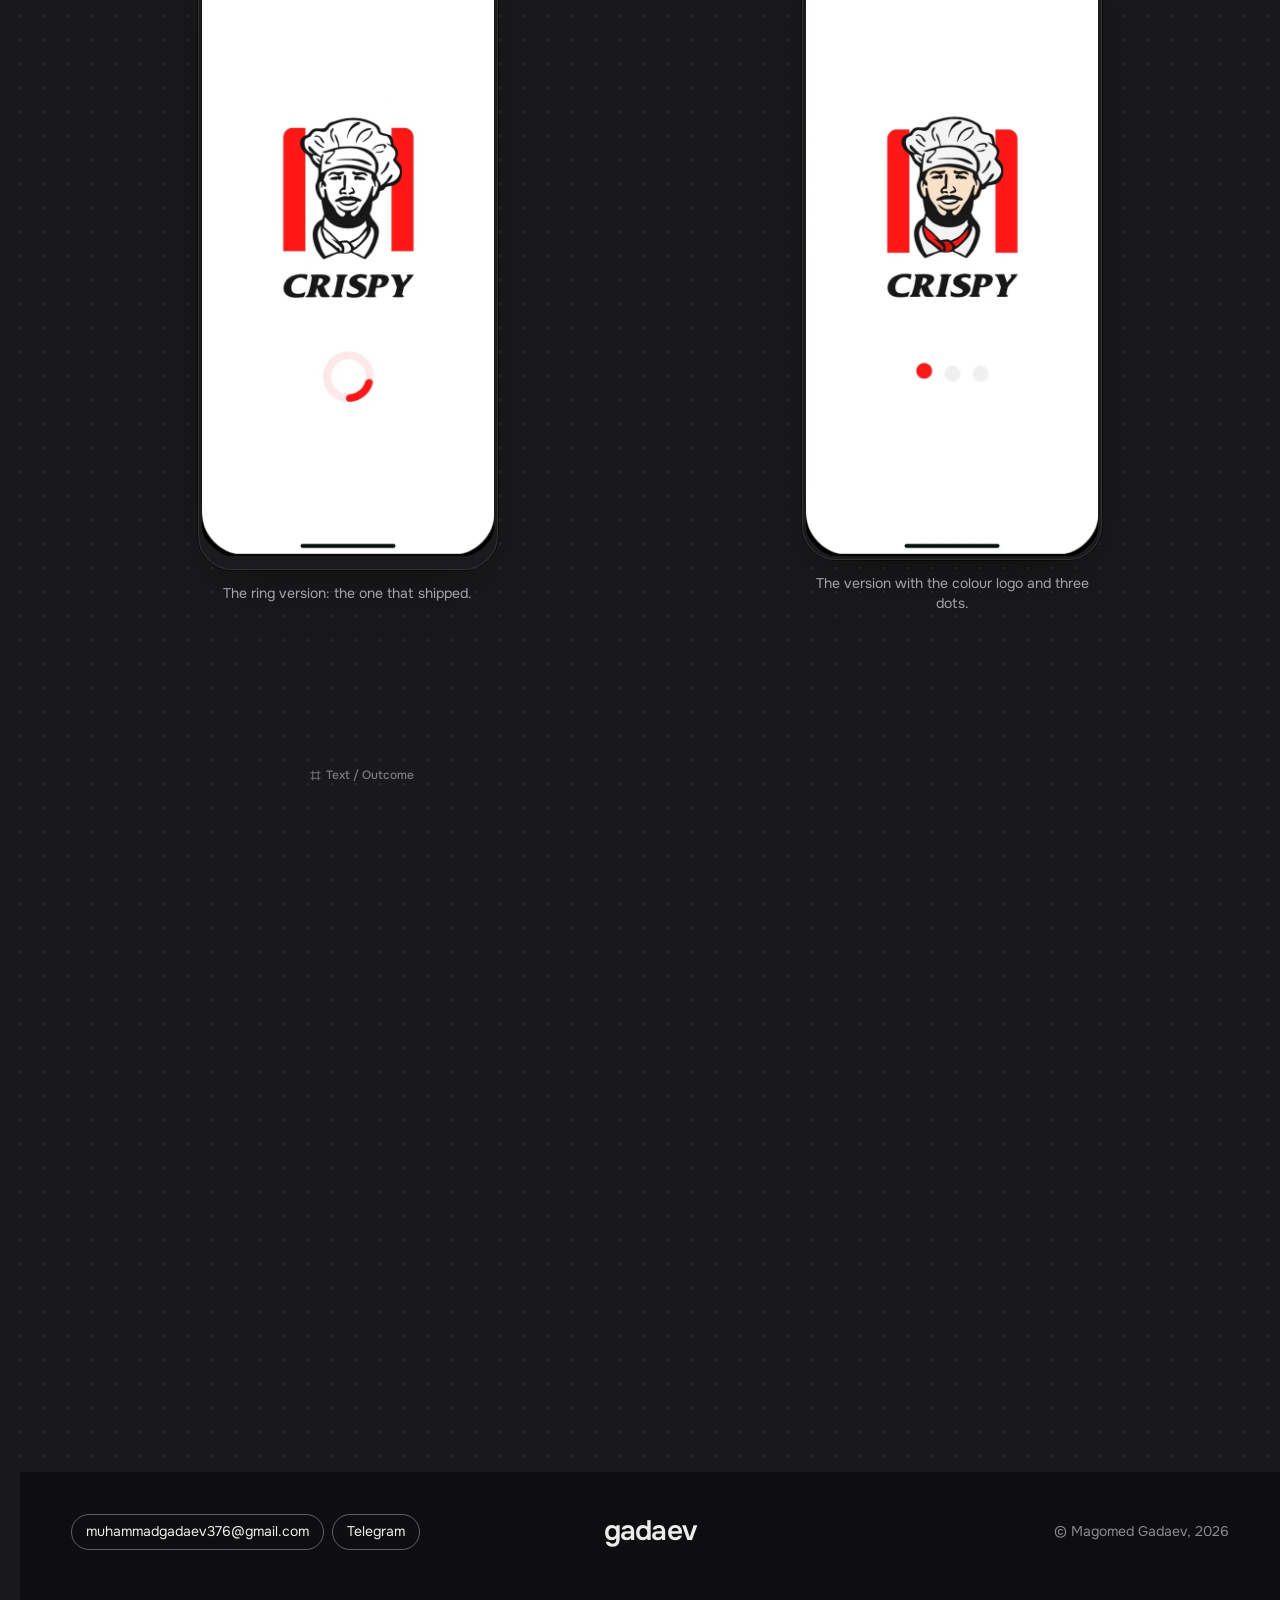
<file: crispy/index.html>
<!doctype html>
<html class="fig" lang="ru" data-lang="ru" data-title-ru="Crispy | Кейс" data-title-en="Crispy | Case Study">
<head>
<meta charset="utf-8">
<!-- Страницы всегда перепроверяются у сервера: адреса стилей, скриптов и картинок несут хэш,
     поэтому кэшировать надо их, а не страницу, иначе правка доезжает только через десять минут. -->
<meta http-equiv="cache-control" content="no-cache">
<meta name="viewport" content="width=device-width, initial-scale=1, viewport-fit=cover">
<title>Crispy | Кейс</title>
<meta name="description" content="Моноапп партнёрского ресторана на движке «Локали»: тип выдачи и время выдачи на оформлении, точки самовывоза с состояниями и два разных конфликта корзины.">
<meta name="theme-color" content="#19191B">
<link rel="icon" type="image/svg+xml" href="../favicon.svg">
<link rel="alternate icon" type="image/webp" href="../assets/img/portrait-studio.webp?v=27ec35c5">
<link rel="preload" href="../assets/fonts/onest.woff" as="font" type="font/woff" crossorigin>
<link rel="stylesheet" href="../assets/site.css?v=a4f07699">
<link rel="stylesheet" href="../assets/figma.css?v=4b697b03">
<script>
// Тема и язык до первой отрисовки, чтобы не мигало. Выбор помним в браузере. Тема по умолчанию тёмная, язык — по системе.
(function () {
  var d = document.documentElement, s = {};
  try { s.theme = localStorage.getItem('theme'); s.lang = localStorage.getItem('lang'); } catch (e) {}
  var theme = s.theme || 'dark'; // по умолчанию тёмная, светлая — по переключателю
  var lang = s.lang || ((navigator.language || 'ru').slice(0, 2) === 'ru' ? 'ru' : 'en');
  d.dataset.theme = theme; d.dataset.lang = lang; d.lang = lang;
  if (lang === 'en' && d.dataset.titleEn) document.title = d.dataset.titleEn;
  try { if (localStorage.getItem('fig-clean') === '1') d.classList.add('fig-clean'); } catch (e) {}
  d.classList.add('js');
})();
</script>
</head>

<body class="cs cs--crispy">
<header class="bar">
  <div class="bar__in">
    <a class="wordmark" href="../index.html">gadaev</a>
    <div class="bar__mid" data-bar-tabs aria-hidden="true"></div>
    <div class="bar__end">
      <div class="bar__settings" role="group" aria-label="Язык и тема / Language and theme">
      <button type="button" class="set-btn set-btn--text" data-toggle-lang aria-label="Switch to English / Переключить на русский"><span lang="ru">EN</span><span lang="en">RU</span></button>
      <button type="button" class="set-btn" data-toggle-theme aria-label="Сменить тему / Toggle theme">
        <svg class="i-moon" viewBox="0 0 24 24" fill="none" stroke="currentColor" stroke-width="1.8" stroke-linecap="round" stroke-linejoin="round" aria-hidden="true"><path d="M12 3a6 6 0 0 0 9 9 9 9 0 1 1-9-9Z"/></svg>
        <svg class="i-sun" viewBox="0 0 24 24" fill="none" stroke="currentColor" stroke-width="1.8" stroke-linecap="round" stroke-linejoin="round" aria-hidden="true"><circle cx="12" cy="12" r="4"/><path d="M12 2v2M12 20v2M4.93 4.93l1.41 1.41M17.66 17.66l1.41 1.41M2 12h2M20 12h2M6.34 17.66l-1.41 1.41M19.07 4.93l-1.41 1.41"/></svg>
      </button>
      </div>
      <a class="icon-btn" href="https://t.me/creaperson" aria-label="Telegram" title="Telegram">
        <svg viewBox="0 0 24 24" fill="none" stroke="currentColor" stroke-width="1.8" stroke-linecap="round" stroke-linejoin="round" aria-hidden="true"><path d="M14.54 21.69a.5.5 0 0 0 .94-.03l6.5-19a.5.5 0 0 0-.64-.63l-19 6.5a.5.5 0 0 0-.02.93l7.93 3.18a2 2 0 0 1 1.11 1.11z"/><path d="m21.85 2.15-10.94 10.94"/></svg>
      </a>
      <a class="icon-btn icon-btn--dark" href="../assets/gadaev-cv.pdf?v=05c456aa" aria-label="Резюме, PDF / CV, PDF" title="CV, PDF">
        <svg viewBox="0 0 24 24" fill="none" stroke="currentColor" stroke-width="1.8" stroke-linecap="round" stroke-linejoin="round" aria-hidden="true"><path d="M15 2H6a2 2 0 0 0-2 2v16a2 2 0 0 0 2 2h12a2 2 0 0 0 2-2V7Z"/><path d="M14 2v4a2 2 0 0 0 2 2h4"/><path d="M12 18v-6"/><path d="m9 15 3 3 3-3"/></svg>
      </a>
    </div>
  </div>
</header>

<main>
  <section class="cs-hero">
    <div class="cs-hero__grid">
      <a class="cs-back" href="../index.html#work"><span lang="ru">← Все работы</span><span lang="en">← All work</span></a>
      <div class="cs-hero__text" data-fig="Header" data-fig-quiet>
        <h1 class="reveal"><span class="cs-name">Crispy</span><span class="cs-tail"><span lang="ru">Моноапп партнёрского ресторана на движке «Локали»</span><span lang="en">A single-restaurant app built on the Lokali engine</span></span></h1>
        <dl class="facts reveal" style="--d:80ms">
          <div><dt><span lang="ru">Роль</span><span lang="en">Role</span></dt><dd><span lang="ru">Продуктовый дизайнер: перенёс движок, собрал тип выдачи и самовывоз</span><span lang="en">Product designer: ported the engine, built the pickup type and the pickup points</span></dd></div>
          <div><dt><span lang="ru">Объём</span><span lang="en">Scope</span></dt><dd><span lang="ru">Главная, меню ресторана, корзина, оформление, точки на карте, модалки</span><span lang="en">Home, restaurant menu, cart, checkout, points on the map, dialogs</span></dd></div>
          <div><dt><span lang="ru">Платформы</span><span lang="en">Platforms</span></dt><dd><span lang="ru">iOS и Android</span><span lang="en">iOS and Android</span></dd></div>
          <div><dt><span lang="ru">Статус</span><span lang="en">Status</span></dt><dd><a href="https://apps.apple.com/ru/app/id6779682555" target="_blank" rel="noopener"><span lang="ru">В App Store</span><span lang="en">On the App Store</span></a></dd></div>
        </dl>
      </div>
    </div>
    <div class="wrap" data-fig="Cover · trailer">
      <div class="cs-cover cs-cover--trailer reveal" style="--d:160ms" data-trailer>
        <div class="cs-cover__bg" aria-hidden="true"></div>
        <ol class="cs-chapters" aria-label="Главы ролика" data-chapters>
          <li><button type="button" data-t="0"><span lang="ru">Запуск</span><span lang="en">Launch</span></button></li>
          <li><button type="button" data-t="3.3"><span lang="ru">Лента</span><span lang="en">Feed</span></button></li>
          <li><button type="button" data-t="5.83"><span lang="ru">Корзина</span><span lang="en">Cart</span></button></li>
          <li><button type="button" data-t="8.67"><span lang="ru">Оформление</span><span lang="en">Checkout</span></button></li>
          <li><button type="button" data-t="12.87"><span lang="ru">Время выдачи</span><span lang="en">Handover time</span></button></li>
          <li><button type="button" data-t="15.6"><span lang="ru">Точки</span><span lang="en">Points</span></button></li>
          <li><button type="button" data-t="17.6"><span lang="ru">Другой ресторан</span><span lang="en">Another restaurant</span></button></li>
        </ol>
        <div class="cs-cover__phone">
          <div class="phone phone--video"><div class="phone__screen">
            <video muted playsinline loop preload="metadata" poster="../assets/img/crispy/trailer-poster.webp?v=7810a8c8" aria-label="Ролик: путь заказа в Crispy от заставки до выбора точки самовывоза">
              <source src="../assets/video/crispy-trailer.mp4?v=018e7d84" type="video/mp4">
            </video>
            <span class="phone__island" aria-hidden="true"></span>
          </div></div>
        </div>
        <p class="cs-cover__note" data-chapter-now><span lang="ru">Путь заказа: от заставки до выбора точки</span><span lang="en">The order journey: from the splash to choosing a point</span></p>
      </div>
    </div>
  </section>

  <section class="cs-sec" aria-labelledby="s-context" data-nav="Контекст" data-nav-en="Context">
    <div class="cs-col" data-fig="Text / Context" data-fig-quiet>
      <h2 id="s-context" class="reveal"><span lang="ru">Отдельное приложение на общем движке</span><span lang="en">A separate app on a shared engine</span></h2>
      <p class="reveal" lang="ru">Crispy это сеть фастфуда и партнёр «Локали». В маркетплейсе суперапа она уже продавалась наравне с другими ресторанами, а рядом понадобилось своё приложение, где один ресторан вместо каталога. Я взял архитектуру и флоу «Локали Еды», поменял цветовые токены на фирменные и достроил то, чего у маркетплейса не было по определению: выбор точки самовывоза, тип выдачи заказа и свои состояния корзины.</p>
      <p class="reveal" lang="en">Crispy is a fast-food chain and a partner of Lokali. It already sold through the super app’s marketplace alongside other restaurants, and next to that it needed an app of its own, with one restaurant instead of a catalogue. I took the architecture and the flows of Lokali Food, swapped the colour tokens for the brand ones and built what a marketplace does not have by definition: choosing a pickup point, choosing how the order is handed over, and the cart states that come with it.</p>
      <p class="reveal" lang="ru">Палитру собирал я. Заказчик хотел красный и не мог назвать, какой именно, поэтому я показал несколько вариантов, и он выбрал. Остальное приложение говорит на языке движка: те же сетки, те же компоненты, те же названия экранов.</p>
      <p class="reveal" lang="en">The palette was mine to build. The client wanted red and could not say which red, so I showed several options and he picked one. The rest of the app speaks the engine’s language: the same grids, the same components, the same screen names.</p>
    </div>
    <div class="cs-wide reveal" data-fig="Screens / Engine"><div class="gal gal--pair">
      <figure class="gal__item"><button class="zoom" type="button" aria-label="Увеличить: Главная Локали Еды: каталог ресторанов с рейтингами"><img src="../assets/img/crispy/home.webp?v=c6e566d7" width="750" height="1624" alt="Главная Локали Еды: каталог ресторанов с рейтингами" loading="lazy" decoding="async"></button><figcaption><span lang="ru">Движок: каталог, где Crispy один из ресторанов.</span><span lang="en">The engine: a catalogue where Crispy is one restaurant among many.</span></figcaption></figure>
      <figure class="gal__item"><button class="zoom" type="button" aria-label="Увеличить: Лента Crispy: баннер, категории и карточки блюд"><img src="../assets/img/crispy/menu.webp?v=2b5826a8" width="750" height="1624" alt="Лента Crispy: баннер, категории и карточки блюд" loading="lazy" decoding="async"></button><figcaption><span lang="ru">Моноапп: каталог не нужен, человек сразу в меню.</span><span lang="en">The single-restaurant app: no catalogue, straight into the menu.</span></figcaption></figure>
    </div></div>
  </section>

  <section class="cs-sec" aria-labelledby="s-pickup" data-nav="Тип выдачи" data-nav-en="Pickup type">
    <div class="cs-col" data-fig="Text / Pickup" data-fig-quiet>
      <h2 id="s-pickup" class="reveal"><span lang="ru">Как гость заберёт заказ</span><span lang="en">How the guest picks the order up</span></h2>
      <p class="reveal" lang="ru">Главная задача кейса. На оформлении самовывоза гость говорит, что будет дальше: заберёт заказ с собой или сядет в зале. С собой заказ пакуют в сумку, в ресторане выдают на подносе. Нужен этот выбор не гостю, а кухне и официанту: по нему готовят и выдают.</p>
      <p class="reveal" lang="en">The core task of this case. At pickup checkout the guest says what happens next: they take the order away or sit down in the room. To go, the order is packed in a bag; in the restaurant it is served on a tray. The choice is not for the guest, it is for the kitchen and the waiter: it decides how the order is prepared and handed over.</p>
      <p class="reveal" lang="ru">Рядом встало время выдачи. «Побыстрее» стоит по умолчанию, а «Выбрать время» раскрывает интервалы по 30 минут в рабочих часах точки. Два блока оказались на одном экране, поэтому их порядок пришлось решать: сначала гость отвечает, как заберёт заказ, и только потом когда.</p>
      <p class="reveal" lang="en">The handover time sits next to it. “As soon as possible” is the default, and “Pick a time” opens 30-minute slots inside the point’s working hours. Two blocks ended up on one screen, so their order had to be decided: first the guest answers how they take the order, then when.</p>
    </div>
    <div class="cs-wide reveal" data-fig="Screens / Pickup"><div class="gal">
      <figure class="gal__item gal__item--tall" style="--pin-bot: 0"><button class="zoom" type="button" aria-label="Увеличить: ранний вариант блока с тумблером"><span class="shot__scroll"><img src="../assets/img/crispy/pickup-v1.webp?v=1c029f1d" width="750" height="2234" alt="Ранний вариант: тумблер типа выдачи под временем" loading="lazy" decoding="async"></span><span class="shot__pin shot__pin--top"><img src="../assets/img/crispy/pickup-v1.webp?v=1c029f1d" width="750" height="2234" alt="" aria-hidden="true" loading="lazy" decoding="async"></span></button><figcaption><span lang="ru">Ранний вариант: тумблер и блок ниже времени.</span><span lang="en">The early version: a switch, and the block below the time.</span></figcaption></figure>
      <figure class="gal__item gal__item--tall" style="--pin-bot: 0"><button class="zoom" type="button" aria-label="Увеличить: оформление с выбором «С собой»"><span class="shot__scroll"><img src="../assets/img/crispy/pickup-togo.webp?v=67cfb4d0" width="750" height="2234" alt="Оформление самовывоза: выбран вариант «С собой»" loading="lazy" decoding="async"></span><span class="shot__pin shot__pin--top"><img src="../assets/img/crispy/pickup-togo.webp?v=67cfb4d0" width="750" height="2234" alt="" aria-hidden="true" loading="lazy" decoding="async"></span></button><figcaption><span lang="ru">Финал: селектор из двух равных вариантов, выбран «С собой».</span><span lang="en">The final version: two equal options, “To go” selected.</span></figcaption></figure>
      <figure class="gal__item gal__item--tall" style="--pin-bot: 0"><button class="zoom" type="button" aria-label="Увеличить: выбор времени выдачи интервалами"><span class="shot__scroll"><img src="../assets/img/crispy/pickup-time.webp?v=095b784e" width="750" height="2306" alt="Выбор времени выдачи: интервалы по 30 минут" loading="lazy" decoding="async"></span><span class="shot__pin shot__pin--top"><img src="../assets/img/crispy/pickup-time.webp?v=095b784e" width="750" height="2306" alt="" aria-hidden="true" loading="lazy" decoding="async"></span></button><figcaption><span lang="ru">«В ресторане» и раскрытые интервалы по 30 минут.</span><span lang="en">“In the restaurant”, with the 30-minute slots open.</span></figcaption></figure>
    </div></div>
    <div class="cs-col" data-fig="Text / Pickup / control" data-fig-quiet>
      <p class="reveal" lang="ru">Первым решением был тумблер: одно положение «С собой», другое «В ресторане». Я от него отказался. Выключенный свитч читается как невыполненное условие, будто его обязательно надо включить, и гость получает ощущение ошибки там, где у него просто два равных варианта. Вместо тумблера встал сегментный селектор: оба варианта названы словом и иконкой, выбранный обведён, ничего не выглядит выключенным. В прод ушёл он.</p>
      <p class="reveal" lang="en">The first solution was a switch: one position “To go”, the other “In the restaurant”. I dropped it. An off switch reads as an unmet condition, as if it has to be turned on, and the guest gets a sense of error where there are simply two equal options. A segmented control took its place: both options are named with a word and an icon, the chosen one is outlined, and nothing looks switched off. That is what shipped.</p>
      <p class="reveal" lang="ru">Выбор гостя не остаётся в его телефоне. На карточке заказа в приложении для сотрудников ресторана появляется метка «С собой» или «В ресторане», и кухня видит её до того, как возьмёт заказ в работу. Эта половина задачи живёт в другом приложении и идёт отдельным кейсом.</p>
      <p class="reveal" lang="en">The guest’s choice does not stay on their phone. A label, “To go” or “In the restaurant”, appears on the order card in the restaurant staff app, and the kitchen sees it before the order goes into production. That half of the task lives in another app and gets a case of its own.</p>
    </div>
  </section>

  <section class="cs-sec" aria-labelledby="s-points" data-nav="Точки" data-nav-en="Points">
    <div class="cs-col" data-fig="Text / Points" data-fig-quiet>
      <h2 id="s-points" class="reveal"><span lang="ru">Выбрать, где забрать</span><span lang="en">Choosing where to pick it up</span></h2>
      <p class="reveal" lang="ru">В маркетплейсе гость выбирает ресторан, а адрес подставляется сам. В моноаппе ресторан один, а точек несколько, поэтому самовывоз начинается с выбора точки. Я собрал карту с пинами, список адресов с поиском и карточку точки с рабочими часами и телефоном.</p>
      <p class="reveal" lang="en">In the marketplace the guest picks a restaurant and the address follows. In a single-restaurant app there is one brand and several points, so pickup starts with choosing the point. I built the map with pins, the list of addresses with search, and the point card with working hours and a phone number.</p>
      <p class="reveal" lang="ru">У карточки три состояния. Открыто: часы, телефон и активная кнопка «Заказать здесь». Закрыто и технический перерыв: кнопка выключена, а причина стоит строкой под адресом, на том же месте, где в открытом состоянии написано «Открыто до 23:00». Гость читает статус там же, где читал бы часы работы.</p>
      <p class="reveal" lang="en">The card has three states. Open: hours, phone and an active “Order here” button. Closed and technical break: the button is disabled and the reason sits in a line under the address, in the same place where the open state says “Open until 23:00”. The guest reads the status exactly where they would read the hours.</p>
    </div>
    <div class="cs-wide reveal" data-fig="Screens / Points"><div class="gal">
      <figure class="gal__item"><button class="zoom" type="button" aria-label="Увеличить: список точек с поиском"><img src="../assets/img/crispy/points.webp?v=07a097f0" width="750" height="1624" alt="Список точек самовывоза с поиском" loading="lazy" decoding="async"></button><figcaption><span lang="ru">Список адресов с рабочими часами и поиском.</span><span lang="en">The list of addresses with hours and search.</span></figcaption></figure>
      <figure class="gal__item"><button class="zoom" type="button" aria-label="Увеличить: точка открыта"><img src="../assets/img/crispy/point-open.webp?v=87b53498" width="750" height="1624" alt="Карточка точки: открыто до 23:00" loading="lazy" decoding="async"></button><figcaption><span lang="ru">Открыто: кнопка «Заказать здесь» активна.</span><span lang="en">Open: “Order here” is active.</span></figcaption></figure>
      <figure class="gal__item"><button class="zoom" type="button" aria-label="Увеличить: точка закрыта"><img src="../assets/img/crispy/point-closed.webp?v=f5ab9936" width="750" height="1624" alt="Карточка точки: закрыто" loading="lazy" decoding="async"></button><figcaption><span lang="ru">Закрыто: причина на месте часов, кнопка выключена.</span><span lang="en">Closed: the reason where the hours were, the button off.</span></figcaption></figure>
      <figure class="gal__item"><button class="zoom" type="button" aria-label="Увеличить: технический перерыв"><img src="../assets/img/crispy/point-break.webp?v=6dafe340" width="750" height="1624" alt="Карточка точки: технический перерыв" loading="lazy" decoding="async"></button><figcaption><span lang="ru">Технический перерыв: точка работает, заказы временно нет.</span><span lang="en">Technical break: the point works, orders are paused.</span></figcaption></figure>
    </div></div>
    <div class="cs-col" data-fig="Text / Points / empty" data-fig-quiet>
      <p class="reveal" lang="ru">Поиск отвечает и тогда, когда не нашёл: «Адрес не найден. Выберите ресторан на карте или укажите другой адрес». Экран называет, что делать дальше, и оставляет карту под рукой.</p>
      <p class="reveal" lang="en">Search answers even when it finds nothing: “Address not found. Choose a restaurant on the map or enter another address.” The screen names the next step and keeps the map within reach.</p>
    </div>
    <div class="cs-wide reveal" data-fig="Screen / Search"><div class="gal">
      <figure class="gal__item"><button class="zoom" type="button" aria-label="Увеличить: пустое состояние поиска"><img src="../assets/img/crispy/search-empty.webp?v=da88c09b" width="750" height="1624" alt="Поиск точки: адрес не найден" loading="lazy" decoding="async"></button><figcaption><span lang="ru">Пустое состояние поиска с подсказкой и картой под рукой.</span><span lang="en">The empty search state, with a hint and the map at hand.</span></figcaption></figure>
    </div></div>
  </section>

  <section class="cs-sec" aria-labelledby="s-cart" data-nav="Корзина" data-nav-en="Cart">
    <div class="cs-col" data-fig="Text / Cart" data-fig-quiet>
      <h2 id="s-cart" class="reveal"><span lang="ru">Два конфликта, два разных текста</span><span lang="en">Two conflicts, two different texts</span></h2>
      <p class="reveal" lang="ru">Корзина привязана к точке. Гость собрал заказ на Эсамбаева, а потом поменял точку самовывоза или адрес доставки, и собранное может не собраться в другом месте: меню у точек различается. Предупреждение здесь обязательное, и я развёл его на два триггера.</p>
      <p class="reveal" lang="en">The cart belongs to a point. The guest fills it at one address, then changes the pickup point or the delivery address, and what they collected may not exist elsewhere: menus differ between points. A warning is required here, and I split it by trigger.</p>
      <p class="reveal" lang="ru">При смене точки самовывоза: «В этом ресторане меню может отличаться». При смене адреса доставки: «На этот адрес доставляет другой ресторан, и меню может отличаться». Заголовок у обеих один, «Придётся очистить корзину», а причина описывает то действие, которое гость только что сделал.</p>
      <p class="reveal" lang="en">When the pickup point changes: “The menu in this restaurant may differ.” When the delivery address changes: “A different restaurant delivers to this address, and the menu may differ.” Both share a heading, “The cart will have to be emptied”, and the reason describes the action the guest has just taken.</p>
      <p class="reveal" lang="ru">Красная заливка на «Очистить корзину» пришла из движка «Локали Еды» и осталась намеренно. Два приложения связаны одной архитектурой, и действие, которое там стирает корзину, выглядит здесь так же.</p>
      <p class="reveal" lang="en">The red fill on “Empty the cart” came from the Lokali Food engine and stayed on purpose. The two apps share an architecture, and the action that clears a cart there looks the same here.</p>
    </div>
    <div class="cs-wide reveal" data-fig="Dialogs / Cart"><div class="gal gal--pair">
      <figure class="gal__item gal__item--raw"><button class="zoom" type="button" aria-label="Увеличить: модалка при смене точки"><img src="../assets/img/crispy/sheet-point.webp?v=2350328b" width="754" height="474" alt="Модалка при смене точки самовывоза" loading="lazy" decoding="async"></button><figcaption><span lang="ru">Смена точки: меню у этой точки может быть другим.</span><span lang="en">Changing the point: this one’s menu may be different.</span></figcaption></figure>
      <figure class="gal__item gal__item--raw"><button class="zoom" type="button" aria-label="Увеличить: модалка при смене адреса"><img src="../assets/img/crispy/sheet-address.webp?v=62d1b328" width="754" height="514" alt="Модалка при смене адреса доставки" loading="lazy" decoding="async"></button><figcaption><span lang="ru">Смена адреса: сюда везёт другой ресторан.</span><span lang="en">Changing the address: another restaurant delivers here.</span></figcaption></figure>
    </div></div>
    <div class="cs-wide reveal" data-fig="Screen / Cart"><div class="gal">
      <figure class="gal__item"><button class="zoom" type="button" aria-label="Увеличить: корзина"><img src="../assets/img/crispy/cart.webp?v=b5939865" width="750" height="1624" alt="Корзина: позиции, модификаторы, недоступное блюдо" loading="lazy" decoding="async"></button><figcaption><span lang="ru">Недоступное блюдо приглушено и убирается только крестиком.</span><span lang="en">An unavailable dish is dimmed and only leaves by the cross.</span></figcaption></figure>
    </div></div>
  </section>

  <section class="cs-sec" aria-labelledby="s-anim" data-nav="Анимация" data-nav-en="Animation">
    <div class="cs-col" data-fig="Text / Animation" data-fig-quiet>
      <h2 id="s-anim" class="reveal"><span lang="ru">Два варианта заставки</span><span lang="en">Two versions of the splash</span></h2>
      <p class="reveal" lang="ru">Заставку я собрал в двух вариантах и показал заказчику оба. Начало у них общее: из линии собирается шеф, за ним встают красные полосы и слово CRISPY. Дальше варианты расходятся: в первом логотип остаётся графичным, а паузу держит кольцо; во втором логотип цветной, а паузу держат три точки. Оба прототипа собраны прямо в Figma, без After Effects. Заказчик выбрал кольцо, оно и ушло в прод.</p>
      <p class="reveal" lang="en">I built the splash in two versions and showed the client both. They start the same: the chef assembles from a line, the red bars rise behind him and the CRISPY wordmark lands. Then they diverge: in the first the logo stays graphic and a ring holds the pause; in the second the logo is in colour and three dots hold it. Both prototypes were built in Figma, with no After Effects. The client picked the ring, and that is what shipped.</p>
    </div>
    <div class="cs-wide reveal" data-fig="Animation / Two versions">
      <div class="cs-duo">
        <figure class="cs-duo__item" data-trailer>
          <div class="phone phone--video"><div class="phone__screen">
            <video muted playsinline loop preload="metadata" poster="../assets/img/crispy/anim-a-poster.webp?v=9dfa5c09" aria-label="Ролик: заставка Crispy с кольцом загрузки">
              <source src="../assets/video/crispy-anim-a.mp4?v=dfc09c00" type="video/mp4">
            </video>
          </div></div>
          <figcaption><span lang="ru">Вариант с кольцом: он в проде.</span><span lang="en">The ring version: the one that shipped.</span></figcaption>
        </figure>
        <figure class="cs-duo__item" data-trailer>
          <div class="phone phone--video"><div class="phone__screen">
            <video muted playsinline loop preload="metadata" poster="../assets/img/crispy/anim-b-poster.webp?v=82368429" aria-label="Ролик: заставка Crispy с тремя точками">
              <source src="../assets/video/crispy-anim-b.mp4?v=55117dd2" type="video/mp4">
            </video>
          </div></div>
          <figcaption><span lang="ru">Вариант с цветным логотипом и тремя точками.</span><span lang="en">The version with the colour logo and three dots.</span></figcaption>
        </figure>
      </div>
    </div>
  </section>

  <section class="cs-sec" aria-labelledby="s-result" data-nav="Итоги" data-nav-en="Outcome">
    <div class="cs-col" data-fig="Text / Outcome" data-fig-quiet>
      <h2 id="s-result" class="reveal"><span lang="ru">Что из этого складывается</span><span lang="en">What this adds up to</span></h2>
      <p class="reveal" lang="ru">Приложение партнёра, собранное на движке «Локали» за счёт общей архитектуры; тип и время выдачи, которые доезжают от гостя до кухни; самовывоз с точками, их статусами и пустым состоянием поиска; и корзина, которая объясняет конфликт словами того действия, что его вызвало.</p>
      <p class="reveal" lang="en">A partner app built on the Lokali engine thanks to a shared architecture; a pickup type and time that travel from the guest to the kitchen; pickup with its points, their states and an empty search state; and a cart that explains a conflict in the words of the action that caused it.</p>
      <p class="reveal" lang="ru">Crispy работает в App Store, тип выдачи ушёл в прод вместе с приложением.</p>
      <p class="reveal" lang="en">Crispy is live on the App Store, and the pickup type shipped with it.</p>
    </div>
  </section>

  <nav class="cs-next" aria-labelledby="s-next">
    <div class="wrap">
      <h2 id="s-next" class="cs-next__title reveal"><span lang="ru">Другие кейсы</span><span lang="en">Other cases</span></h2>
      <div class="cs-next__row reveal">
        <a href="../taxi/index.html" style="--c: 255 196 0">
          <span class="nx__meta"><b><span lang="ru">Локали Такси</span><span lang="en">Lokali Taxi</span></b><i><span lang="ru">Два приложения с нуля: для пассажира и для водителя</span><span lang="en">Two apps from scratch: for passengers and for drivers</span></i><span class="nx__tags"><em><span lang="ru">Пре-релиз</span><span lang="en">Pre-release</span></em><em>2025–2026</em></span></span>
          <span class="nx__half"><img src="../assets/img/next/taxi.webp?v=78101285" width="750" height="880" alt="" loading="lazy" decoding="async"></span>
        </a>
        <a href="../delivery/index.html" style="--c: 20 184 166">
          <span class="nx__meta"><b><span lang="ru">Локали Доставка</span><span lang="en">Lokali Delivery</span></b><i><span lang="ru">Редизайн до релиза и статус заказа на экране блокировки</span><span lang="en">Redesign through to release and order status on the lock screen</span></i><span class="nx__tags"><em><span lang="ru">В App Store</span><span lang="en">On the App Store</span></em><em>2025–2026</em></span></span>
          <span class="nx__half"><img src="../assets/img/next/delivery.webp?v=5f27ae8e" width="750" height="880" alt="" loading="lazy" decoding="async"></span>
        </a>
        <a href="../money/index.html" style="--c: 59 111 182">
          <span class="nx__meta"><b><span lang="ru">Кошелёк и админка</span><span lang="en">Wallet and admin</span></b><i><span lang="ru">Общая модель денег для водителя, курьера и ресторана</span><span lang="en">One money model for the driver, the courier and the restaurant</span></i><span class="nx__tags"><em><span lang="ru">В проде</span><span lang="en">Live</span></em><em>2025–2026</em></span></span>
          <span class="nx__half"><img src="../assets/img/next/wallet.webp?v=70c7867e" width="750" height="880" alt="" loading="lazy" decoding="async"></span>
        </a>
      </div>
    </div>
  </nav>
</main>
<footer class="foot">
  <div class="wrap foot__in">
    <div class="foot__links">
      <a class="foot__pill" href="mailto:muhammadgadaev376@gmail.com">muhammadgadaev376@gmail.com</a>
      <a class="foot__pill" href="https://t.me/creaperson">Telegram</a>
    </div>
    <a class="foot__mark" href="../index.html">gadaev</a>
    <p class="foot__copy">© <span lang="ru">Магомед Гадаев</span><span lang="en">Magomed Gadaev</span>, 2026</p>
  </div>
</footer>
<script src="../assets/site.js?v=2742a618" defer></script>
<script src="../assets/figma.js?v=7d42030b" defer></script>
</body>
</html>
</file>
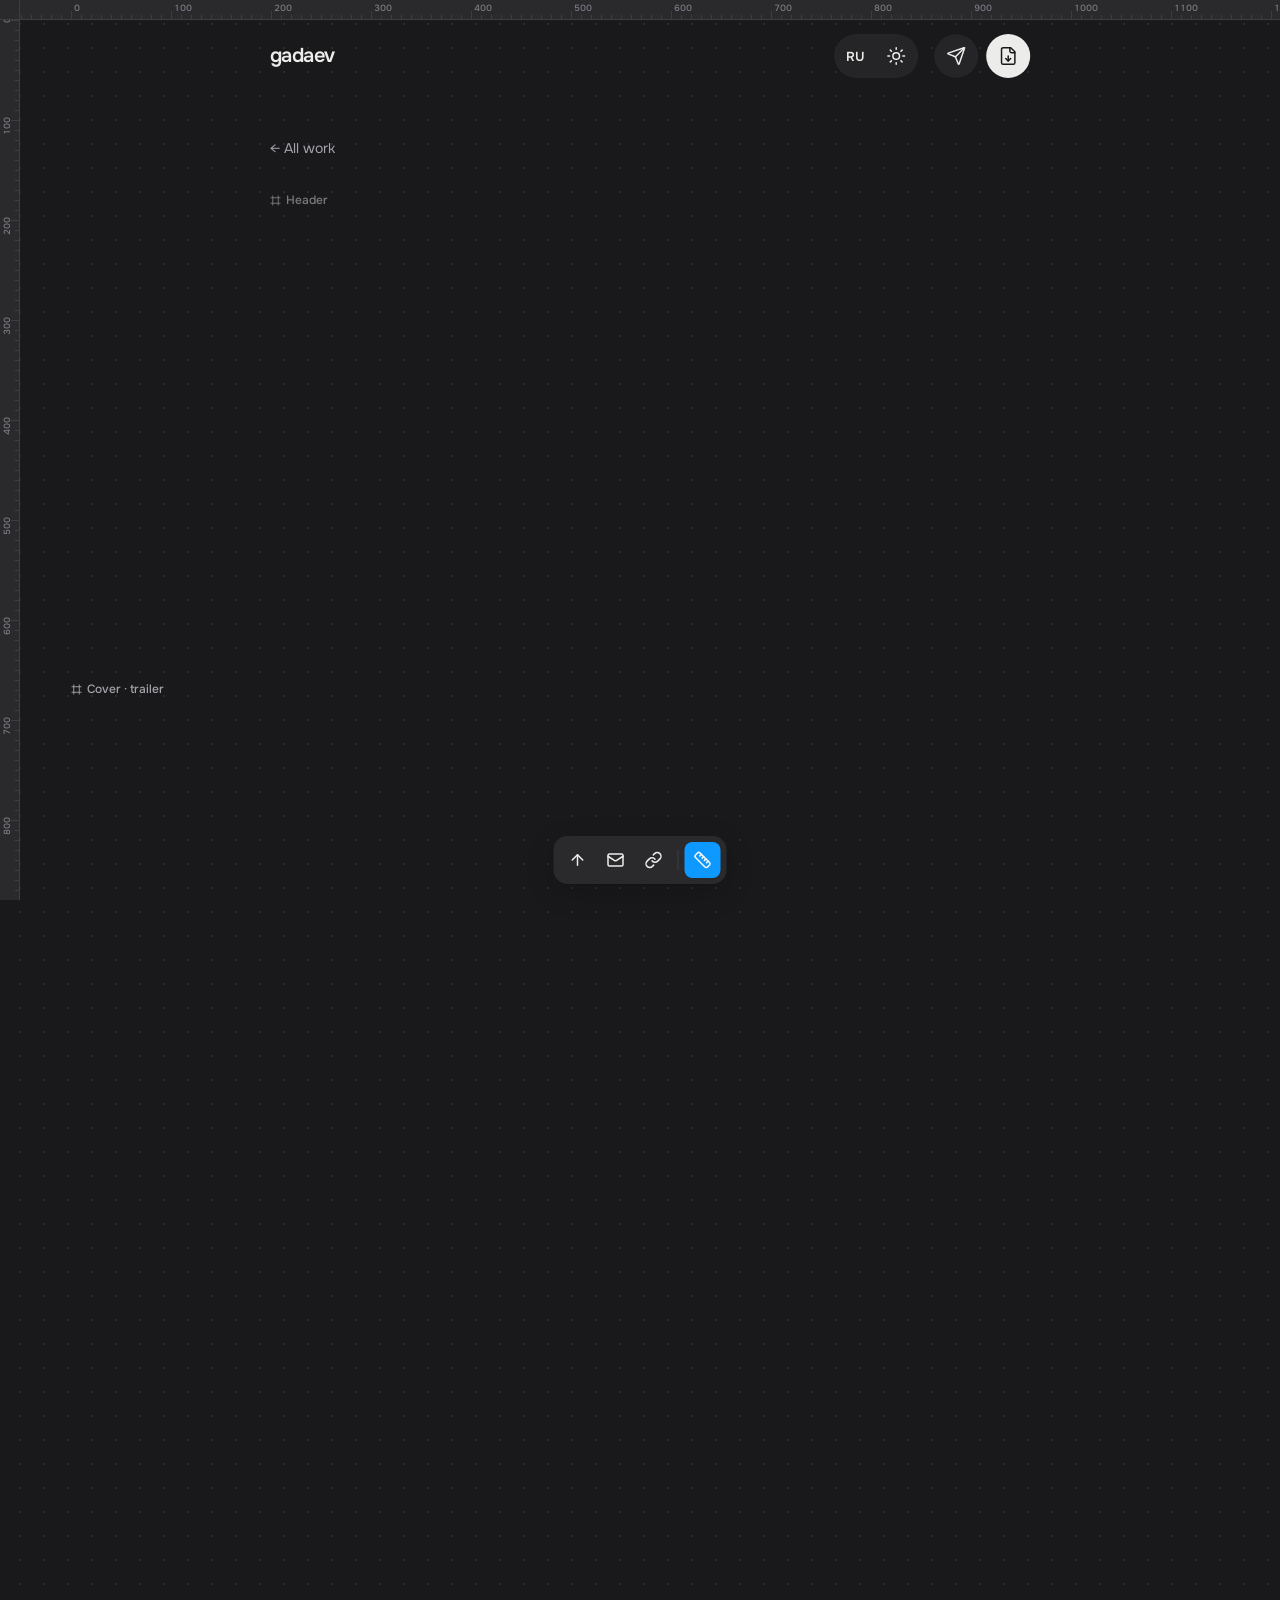
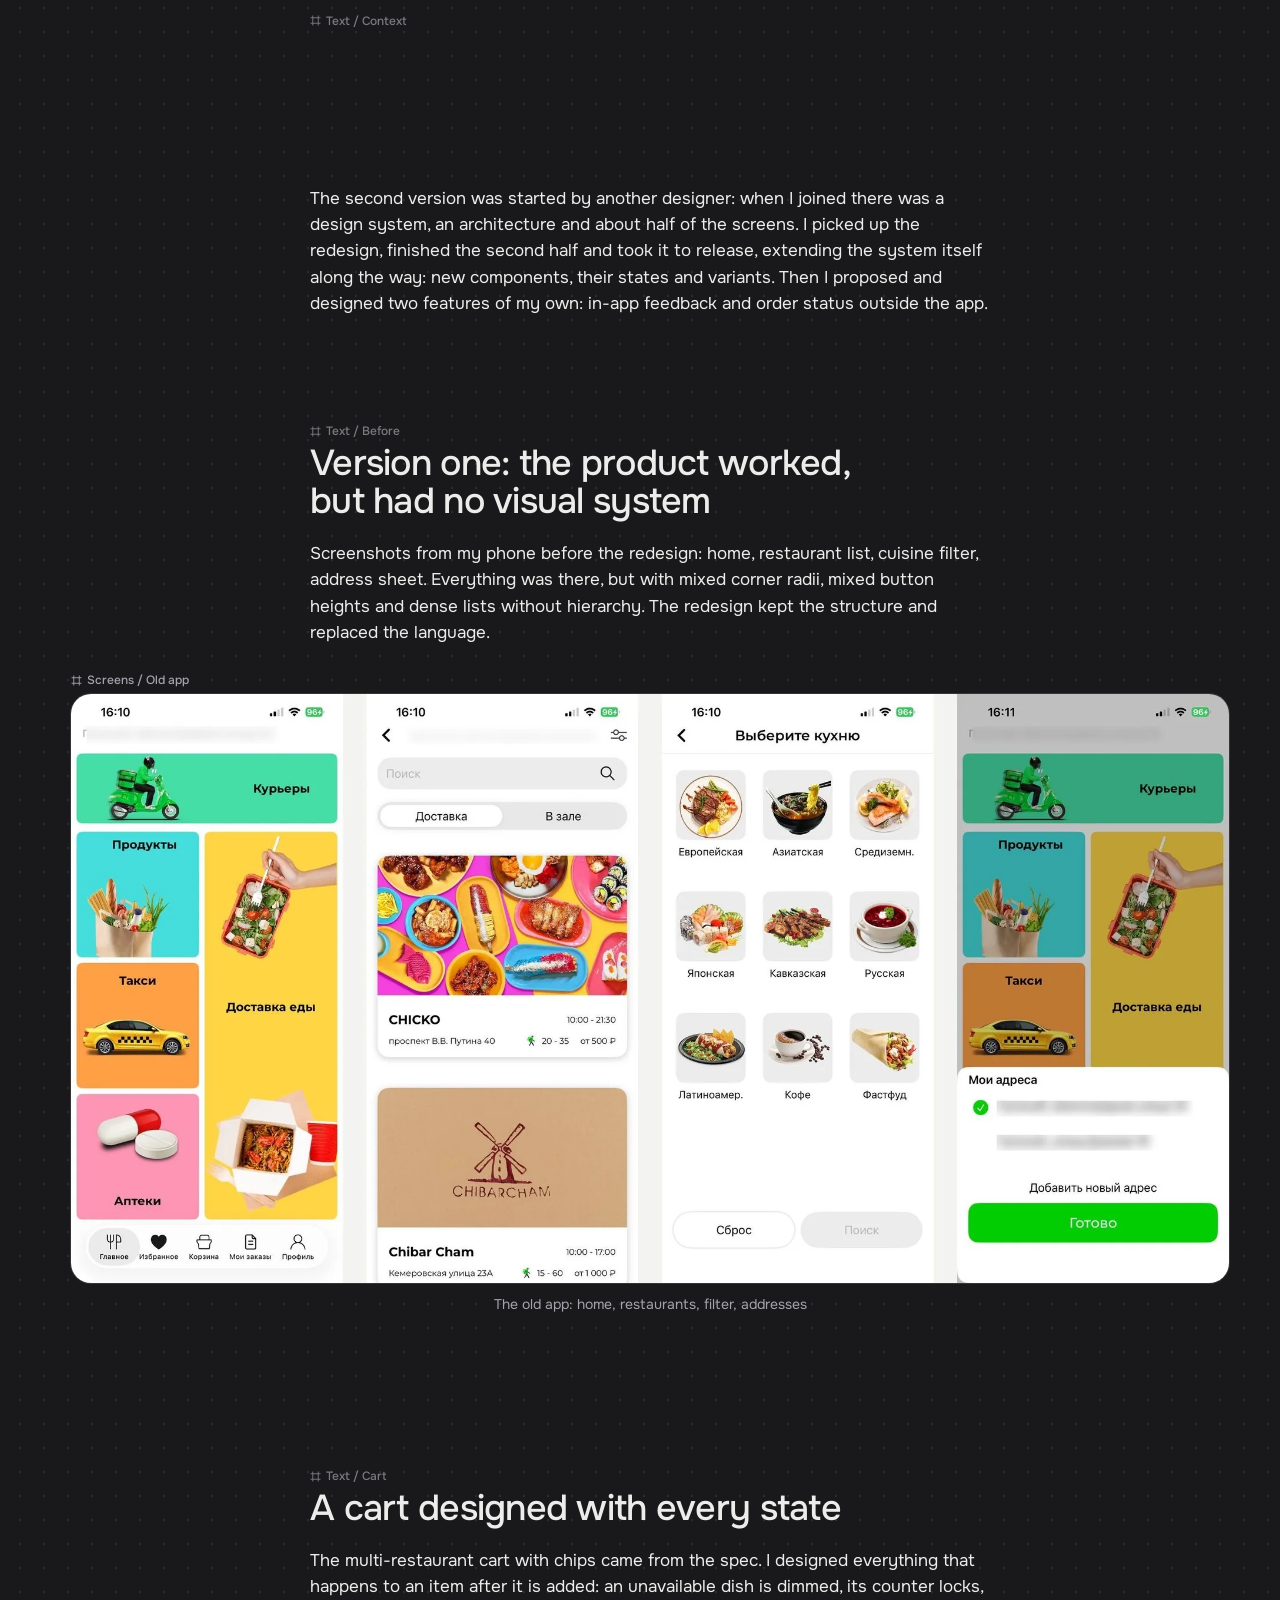
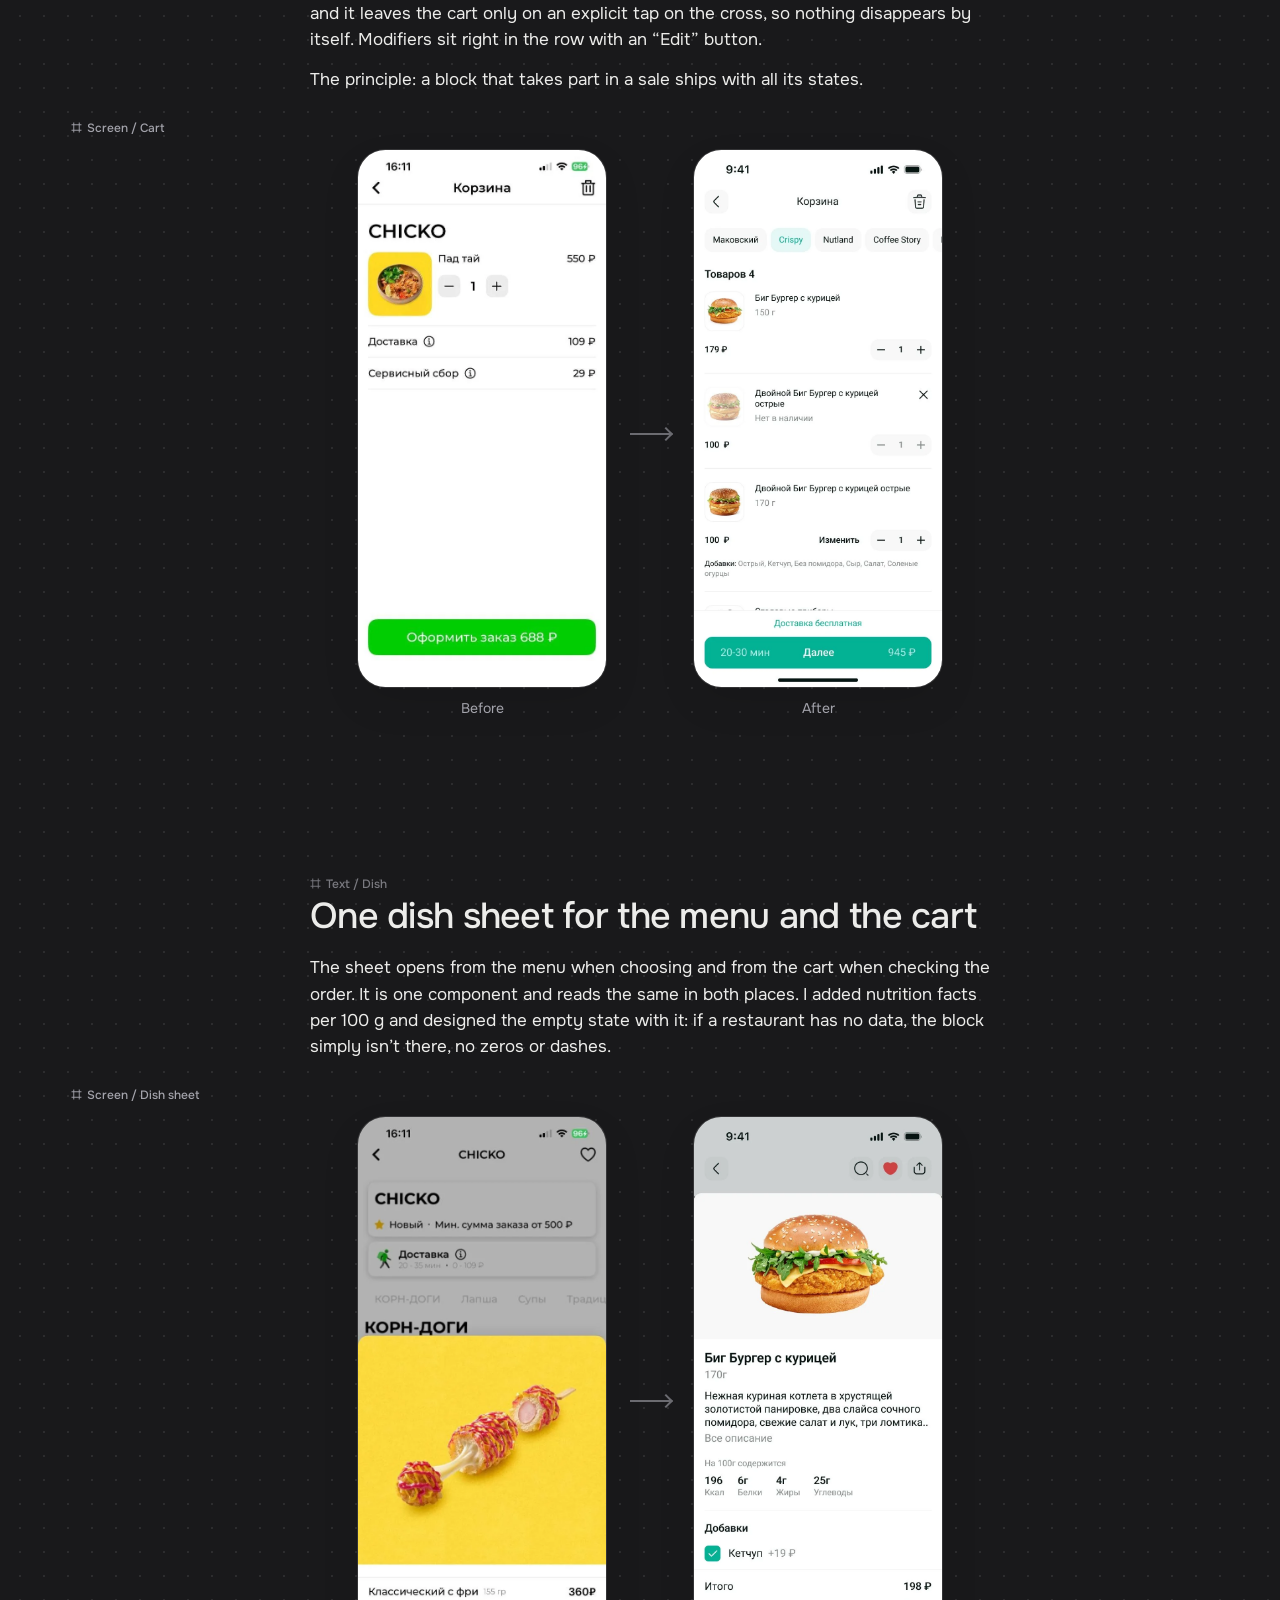
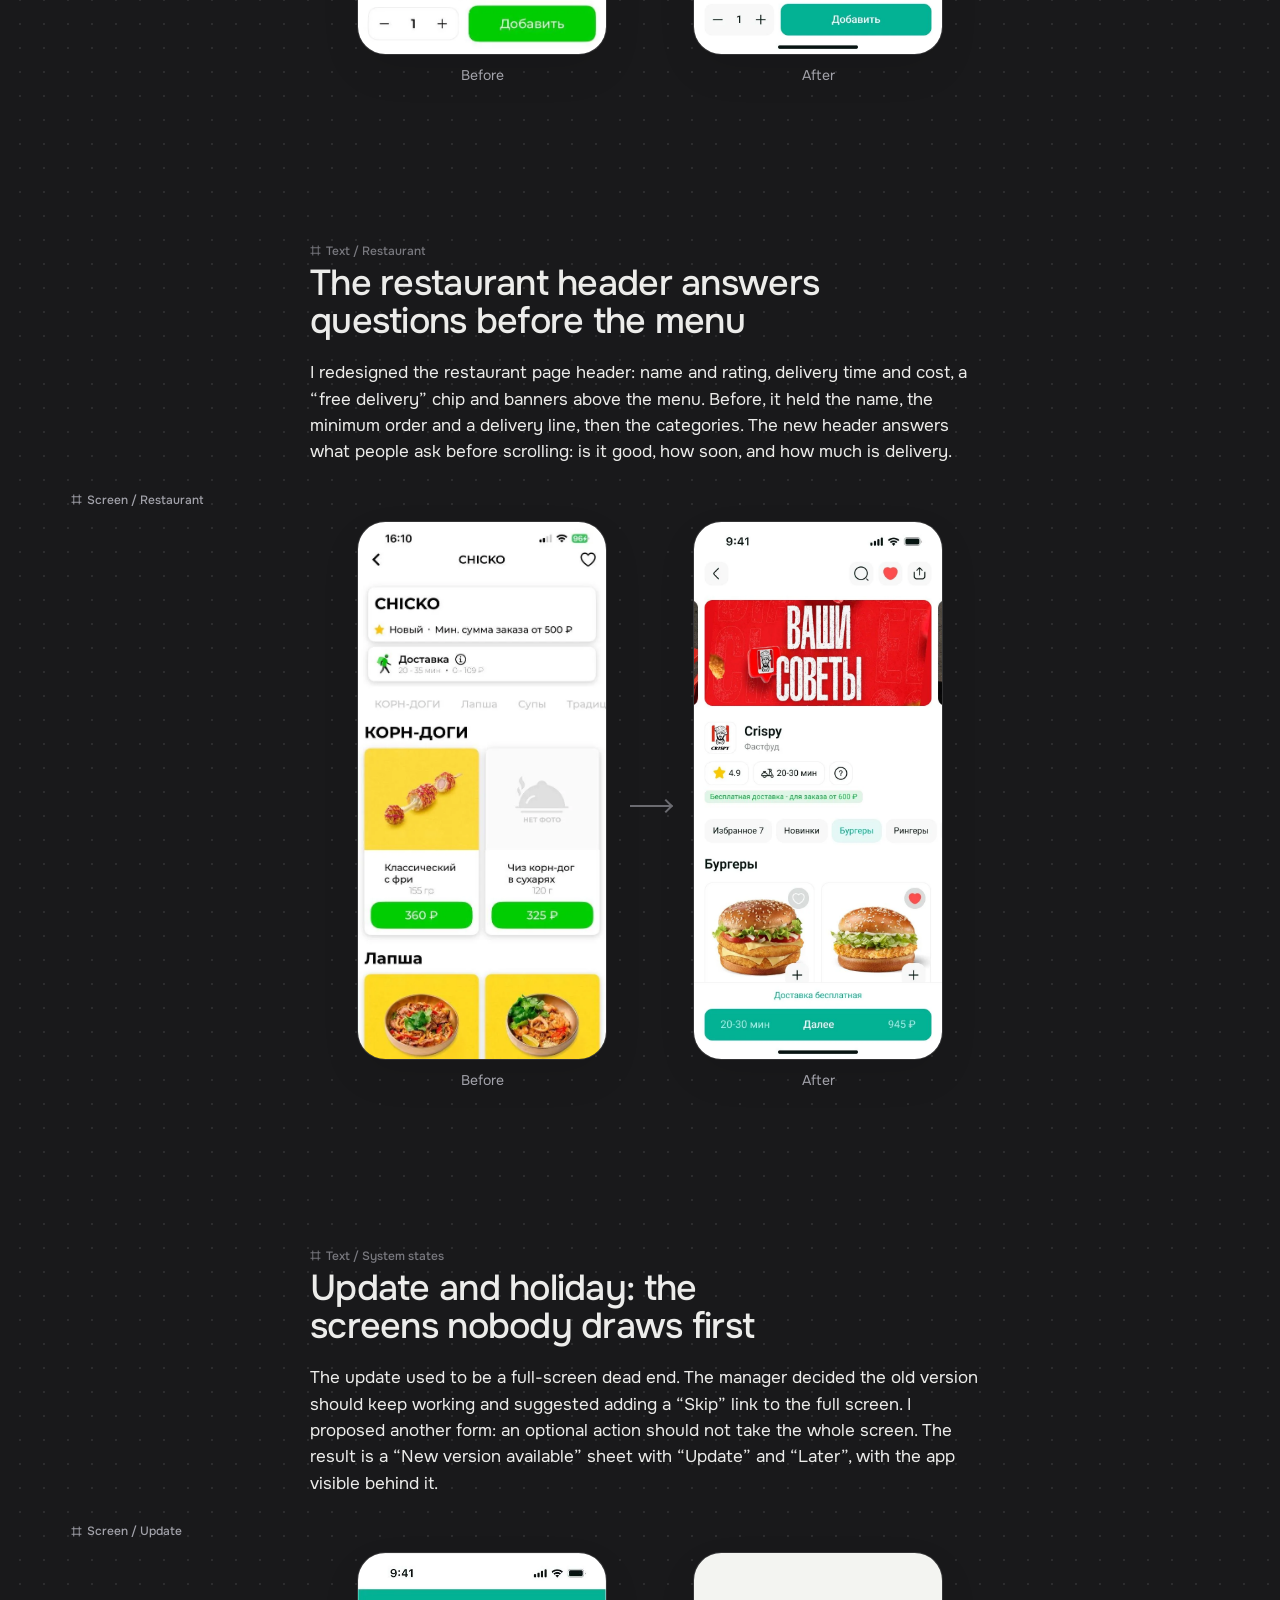
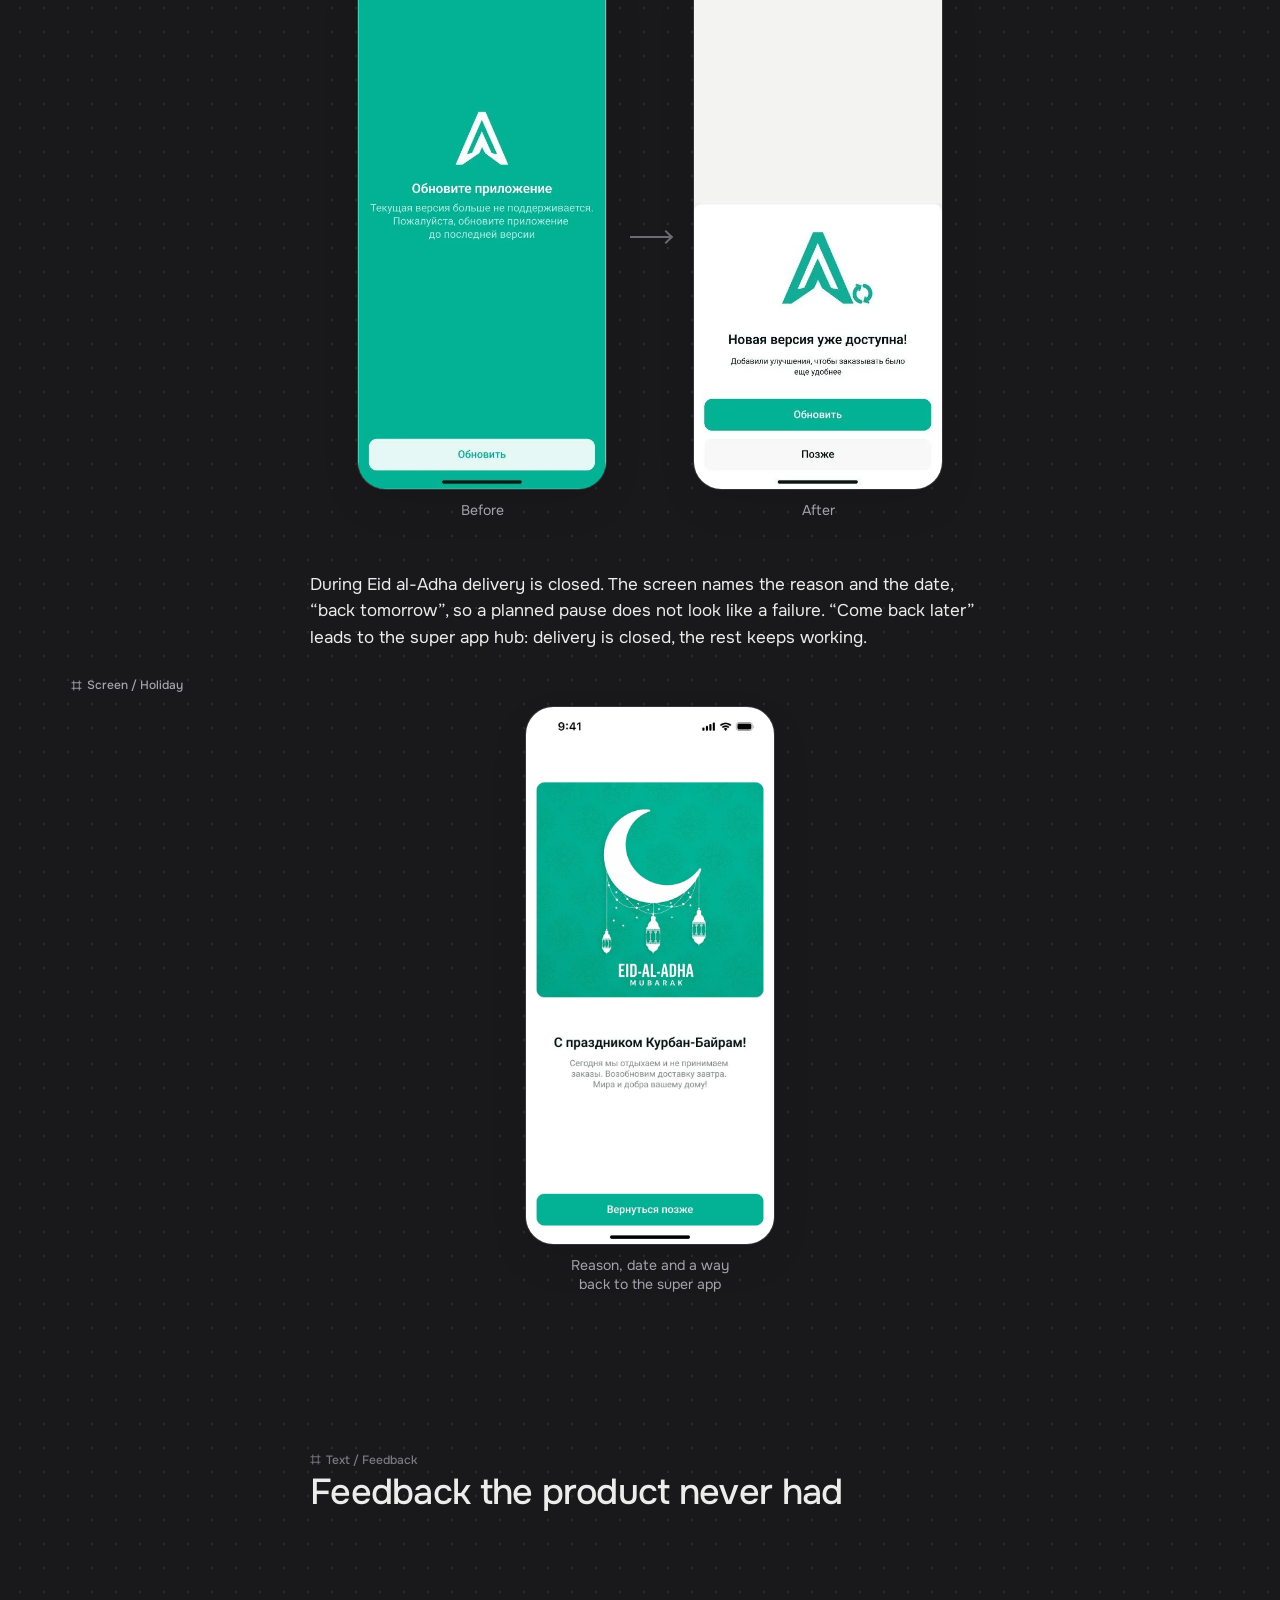
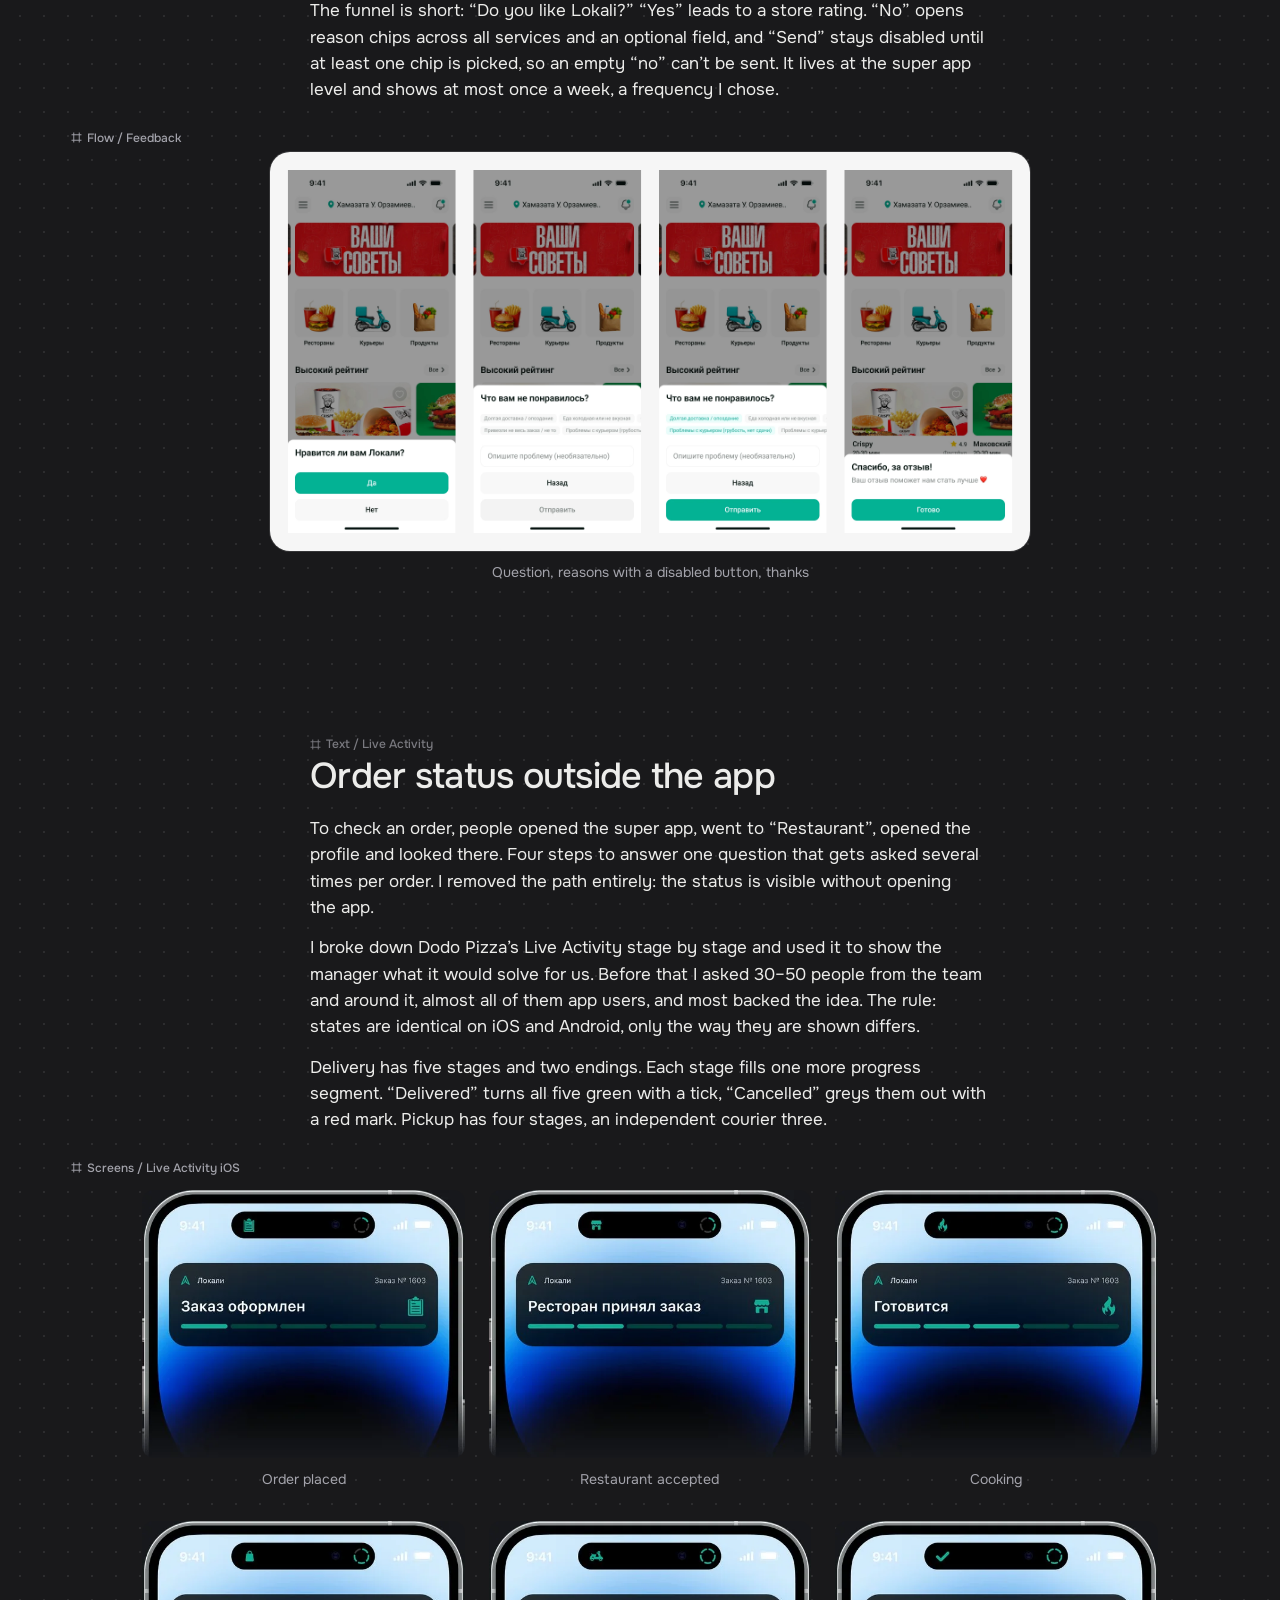
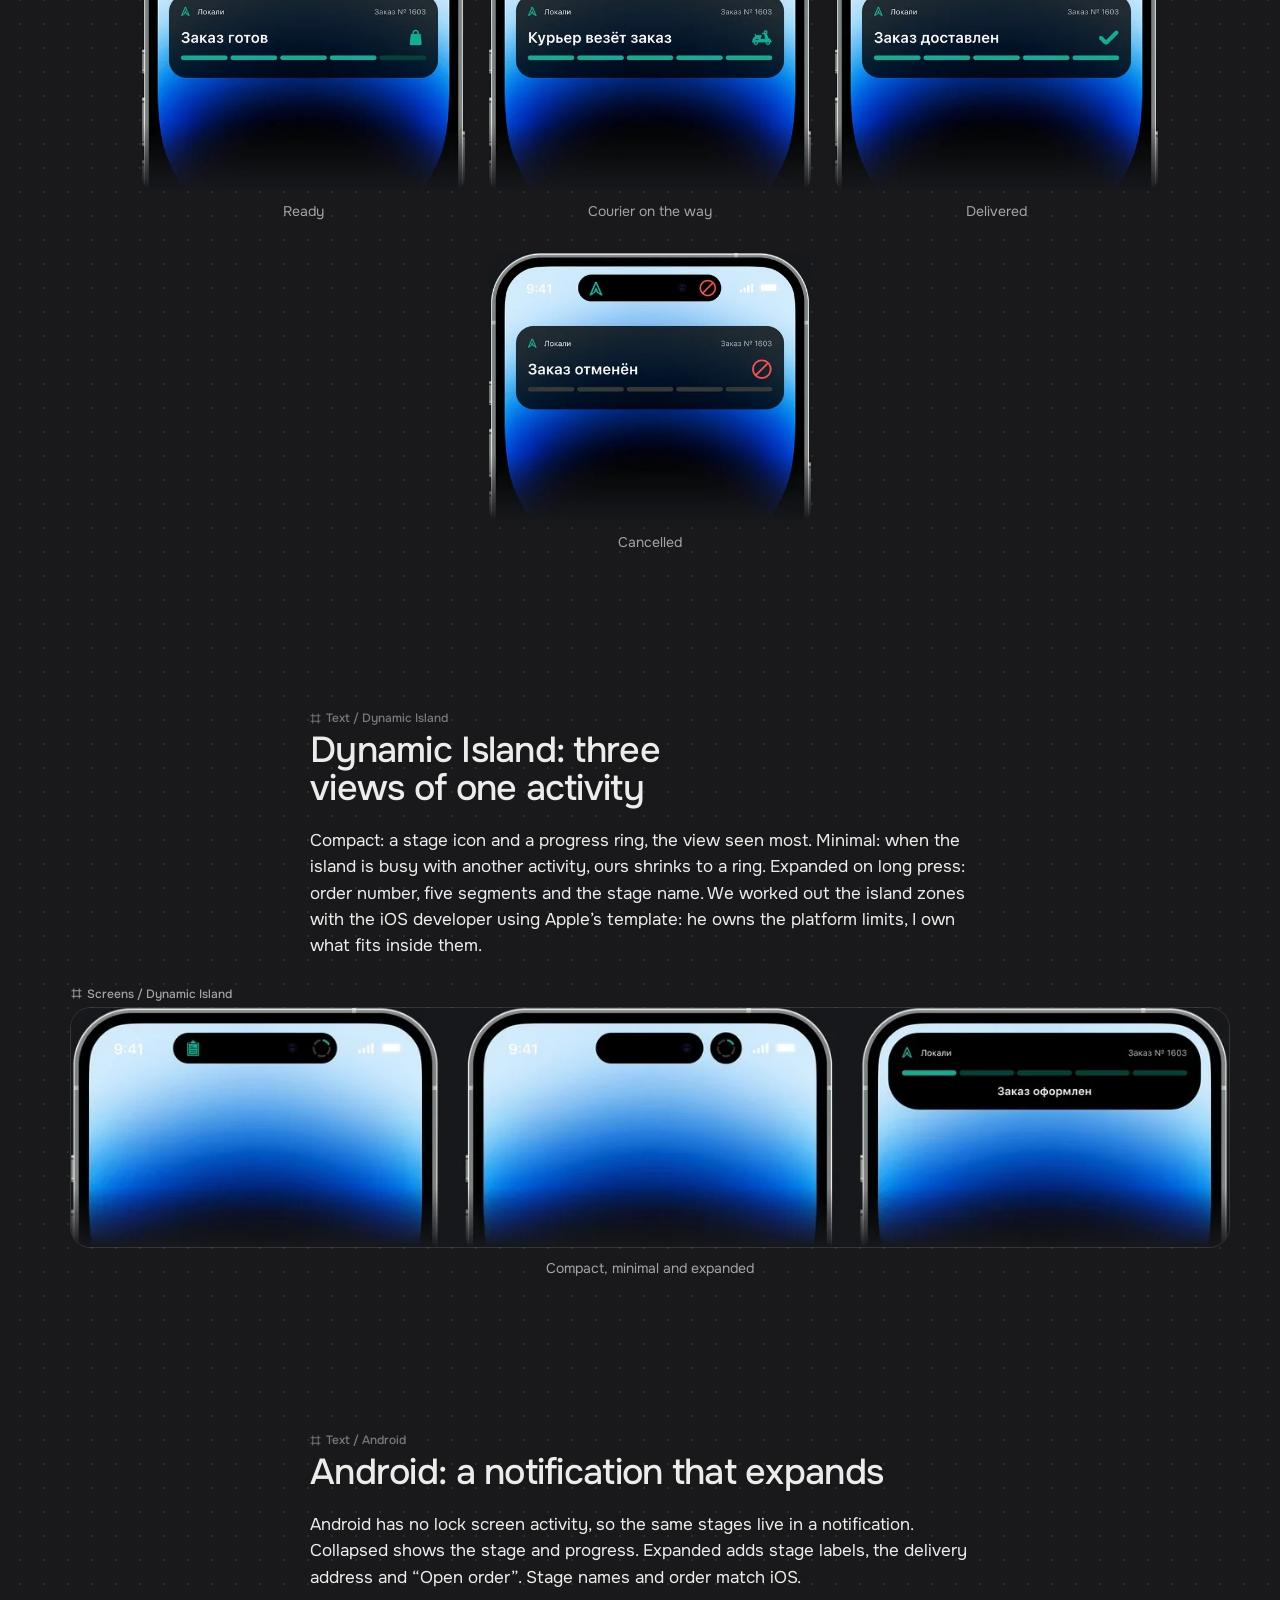
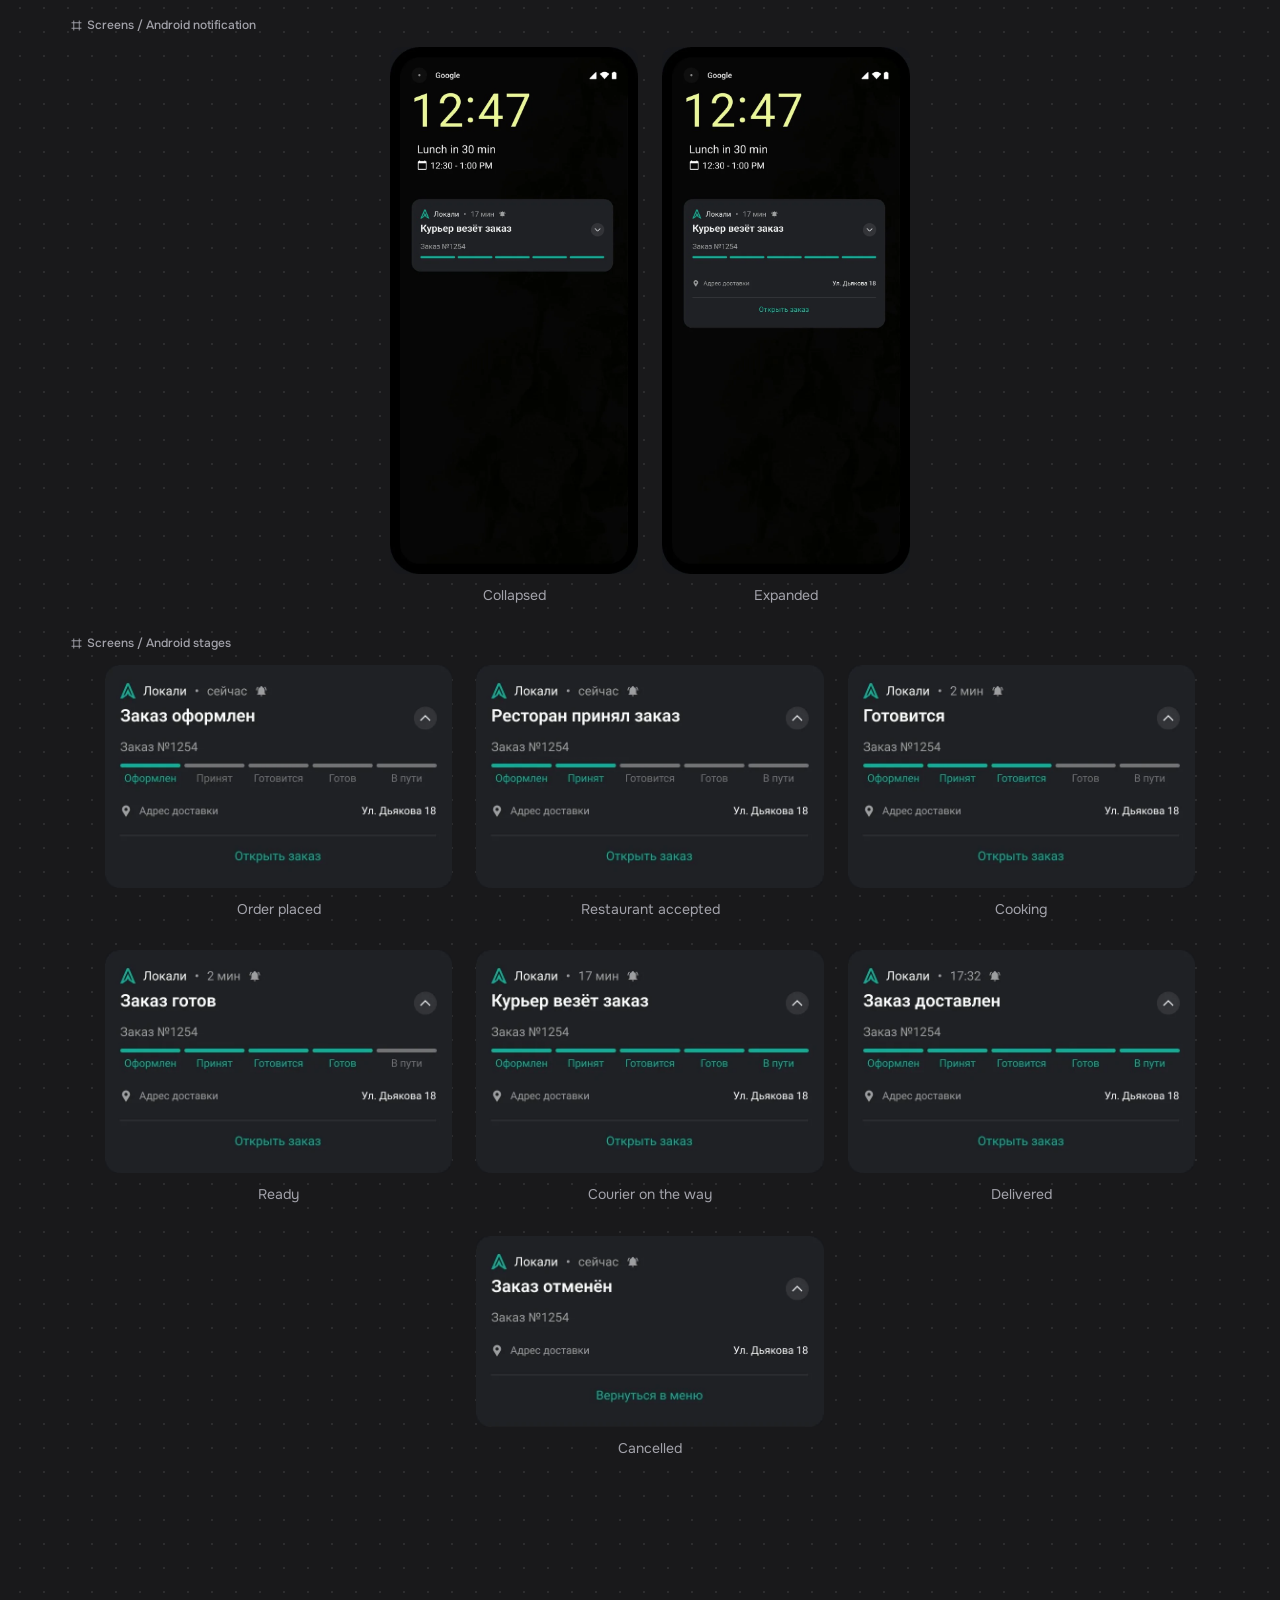
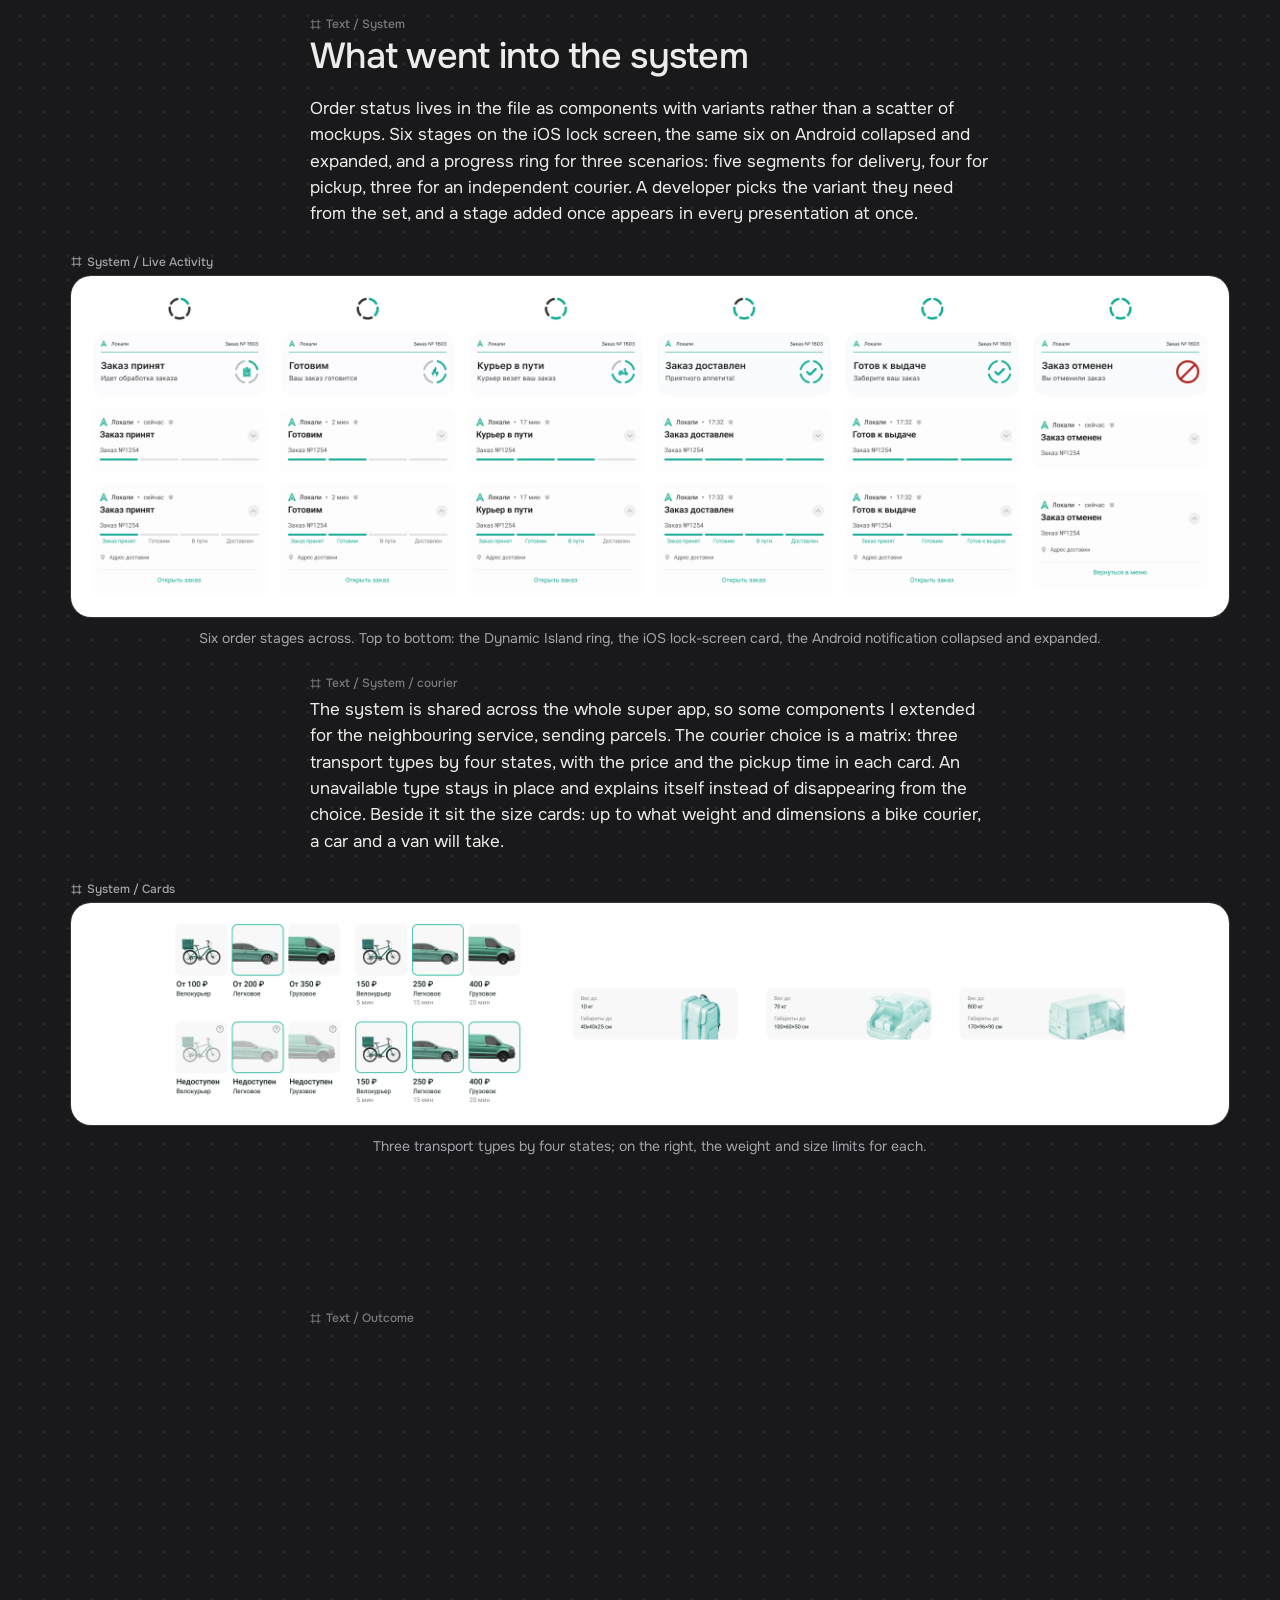
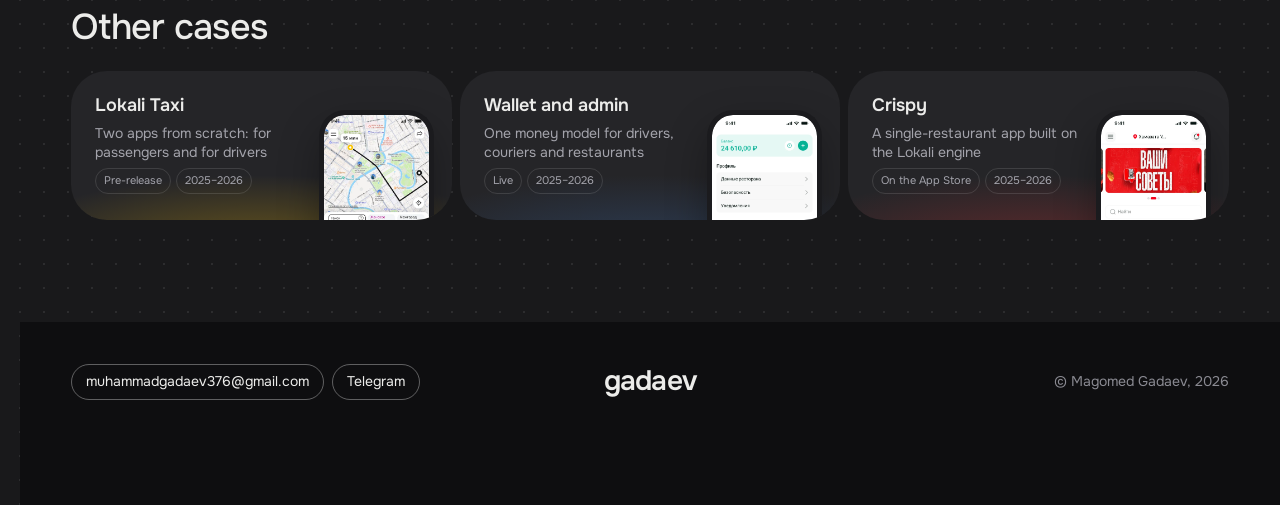
<file: delivery/index.html>
<!doctype html>
<html class="fig" lang="ru" data-lang="ru" data-title-ru="Lokali Delivery | Кейс" data-title-en="Lokali Delivery | Case Study">
<head>
<meta charset="utf-8">
<!-- Страницы всегда перепроверяются у сервера: адреса стилей, скриптов и картинок несут хэш,
     поэтому кэшировать надо их, а не страницу, иначе правка доезжает только через десять минут. -->
<meta http-equiv="cache-control" content="no-cache">
<meta name="viewport" content="width=device-width, initial-scale=1, viewport-fit=cover">
<title>Lokali Delivery | Кейс</title>
<meta name="description" content="Довёл редизайн доставки еды в суперапе до релиза и вынес статус заказа на экран блокировки, в Dynamic Island и уведомление Android.">
<meta name="theme-color" content="#19191B">
<link rel="icon" type="image/svg+xml" href="../favicon.svg">
<link rel="alternate icon" type="image/webp" href="../assets/img/portrait-studio.webp?v=27ec35c5">
<link rel="preload" href="../assets/fonts/onest.woff" as="font" type="font/woff" crossorigin>
<link rel="stylesheet" href="../assets/site.css?v=a4f07699">
<link rel="stylesheet" href="../assets/figma.css?v=4b697b03">
<script>
// Тема и язык до первой отрисовки, чтобы не мигало. Выбор помним в браузере. Тема по умолчанию тёмная, язык — по системе.
(function () {
  var d = document.documentElement, s = {};
  try { s.theme = localStorage.getItem('theme'); s.lang = localStorage.getItem('lang'); } catch (e) {}
  var theme = s.theme || 'dark'; // по умолчанию тёмная, светлая — по переключателю
  var lang = s.lang || ((navigator.language || 'ru').slice(0, 2) === 'ru' ? 'ru' : 'en');
  d.dataset.theme = theme; d.dataset.lang = lang; d.lang = lang;
  if (lang === 'en' && d.dataset.titleEn) document.title = d.dataset.titleEn;
  try { if (localStorage.getItem('fig-clean') === '1') d.classList.add('fig-clean'); } catch (e) {}
  d.classList.add('js');
})();
</script>
</head>

<body class="cs cs--food">
<header class="bar">
  <div class="bar__in">
    <a class="wordmark" href="../index.html">gadaev</a>
    <div class="bar__mid" data-bar-tabs aria-hidden="true"></div>
    <div class="bar__end">
      <div class="bar__settings" role="group" aria-label="Язык и тема / Language and theme">
      <button type="button" class="set-btn set-btn--text" data-toggle-lang aria-label="Switch to English / Переключить на русский"><span lang="ru">EN</span><span lang="en">RU</span></button>
      <button type="button" class="set-btn" data-toggle-theme aria-label="Сменить тему / Toggle theme">
        <svg class="i-moon" viewBox="0 0 24 24" fill="none" stroke="currentColor" stroke-width="1.8" stroke-linecap="round" stroke-linejoin="round" aria-hidden="true"><path d="M12 3a6 6 0 0 0 9 9 9 9 0 1 1-9-9Z"/></svg>
        <svg class="i-sun" viewBox="0 0 24 24" fill="none" stroke="currentColor" stroke-width="1.8" stroke-linecap="round" stroke-linejoin="round" aria-hidden="true"><circle cx="12" cy="12" r="4"/><path d="M12 2v2M12 20v2M4.93 4.93l1.41 1.41M17.66 17.66l1.41 1.41M2 12h2M20 12h2M6.34 17.66l-1.41 1.41M19.07 4.93l-1.41 1.41"/></svg>
      </button>
      </div>
      <a class="icon-btn" href="https://t.me/creaperson" aria-label="Telegram" title="Telegram">
        <svg viewBox="0 0 24 24" fill="none" stroke="currentColor" stroke-width="1.8" stroke-linecap="round" stroke-linejoin="round" aria-hidden="true"><path d="M14.54 21.69a.5.5 0 0 0 .94-.03l6.5-19a.5.5 0 0 0-.64-.63l-19 6.5a.5.5 0 0 0-.02.93l7.93 3.18a2 2 0 0 1 1.11 1.11z"/><path d="m21.85 2.15-10.94 10.94"/></svg>
      </a>
      <a class="icon-btn icon-btn--dark" href="../assets/gadaev-cv.pdf?v=05c456aa" aria-label="Резюме, PDF / CV, PDF" title="CV, PDF">
        <svg viewBox="0 0 24 24" fill="none" stroke="currentColor" stroke-width="1.8" stroke-linecap="round" stroke-linejoin="round" aria-hidden="true"><path d="M15 2H6a2 2 0 0 0-2 2v16a2 2 0 0 0 2 2h12a2 2 0 0 0 2-2V7Z"/><path d="M14 2v4a2 2 0 0 0 2 2h4"/><path d="M12 18v-6"/><path d="m9 15 3 3 3-3"/></svg>
      </a>
    </div>
  </div>
</header>

<main>
  <section class="cs-hero">
    <div class="cs-hero__grid">
      <a class="cs-back" href="../index.html#work"><span lang="ru">← Все работы</span><span lang="en">← All work</span></a>
      <div class="cs-hero__text" data-fig="Header" data-fig-quiet>
        <h1 class="reveal"><span class="cs-name">Локали Доставка</span><span class="cs-tail"><span lang="ru">Редизайн доставки до релиза и статус заказа на экране блокировки</span><span lang="en">The delivery redesign through to release, and order status on the lock screen</span></span></h1>
        <dl class="facts reveal" style="--d:80ms">
          <div><dt><span lang="ru">Роль</span><span lang="en">Role</span></dt><dd><span lang="ru">Продуктовый дизайнер: довёл редизайн до релиза и добавил две фичи</span><span lang="en">Product designer: took the redesign to release and added two features</span></dd></div>
          <div><dt><span lang="ru">Объём</span><span lang="en">Scope</span></dt><dd><span lang="ru">Корзина, блюдо, ресторан, техсостояния, отзыв, Live Activity</span><span lang="en">Cart, dish, restaurant, system states, feedback, Live Activity</span></dd></div>
          <div><dt><span lang="ru">Платформы</span><span lang="en">Platforms</span></dt><dd><span lang="ru">iOS и Android</span><span lang="en">iOS and Android</span></dd></div>
          <div><dt><span lang="ru">Статус</span><span lang="en">Status</span></dt><dd><a href="https://apps.apple.com/ru/app/id1625790808" target="_blank" rel="noopener"><span lang="ru">В App Store</span><span lang="en">On the App Store</span></a></dd></div>
        </dl>
      </div>
    </div>
    <div class="wrap" data-fig="Cover · trailer">
      <div class="cs-cover cs-cover--trailer reveal" style="--d:160ms" data-trailer>
        <div class="cs-cover__bg" aria-hidden="true"><svg class="cs-cover__route" viewBox="0 0 1200 720" preserveAspectRatio="xMidYMid slice"><path d="M-40 560 C 180 520, 260 300, 470 330 S 700 620, 860 470 S 1080 140, 1260 180"/></svg></div>
        <ol class="cs-chapters" aria-label="Главы ролика" data-chapters>
          <li><button type="button" data-t="0"><span lang="ru">Главная</span><span lang="en">Home</span></button></li>
          <li><button type="button" data-t="2"><span lang="ru">Ресторан</span><span lang="en">Restaurant</span></button></li>
          <li><button type="button" data-t="3.8"><span lang="ru">Блюдо с КБЖУ</span><span lang="en">Dish with nutrition</span></button></li>
          <li><button type="button" data-t="5.5"><span lang="ru">Мультикорзина</span><span lang="en">Multi-cart</span></button></li>
          <li><button type="button" data-t="8.4"><span lang="ru">Оформление</span><span lang="en">Checkout</span></button></li>
          <li><button type="button" data-t="11.15"><span lang="ru">Статус заказа</span><span lang="en">Order status</span></button></li>
          <li><button type="button" data-t="13"><span lang="ru">Live Activity и Dynamic Island</span><span lang="en">Live Activity and Dynamic Island</span></button></li>
          <li><button type="button" data-t="21.8"><span lang="ru">Обратная связь</span><span lang="en">Feedback</span></button></li>
        </ol>
        <div class="cs-cover__phone">
          <div class="phone phone--video"><div class="phone__screen">
            <video muted playsinline loop preload="metadata" poster="../assets/img/food/trailer-poster.webp?v=73183f59" aria-label="Ролик: путь заказа еды от главной до статуса на экране блокировки">
              <source src="../assets/video/food-trailer.mp4?v=cfcd6547" type="video/mp4">
            </video>
          </div></div>
        </div>
        <p class="cs-cover__note" data-chapter-now><span lang="ru">Путь заказа: от главной до экрана блокировки</span><span lang="en">The order journey: from home to the lock screen</span></p>
      </div>
    </div>
  </section>

  <section class="cs-sec" aria-labelledby="s-context" data-nav="Контекст" data-nav-en="Context">
    <div class="cs-col" data-fig="Text / Context" data-fig-quiet>
      <h2 id="s-context" class="reveal"><span lang="ru">Я был пользователем приложения раньше, чем его дизайнером</span><span lang="en">I used the app long before I designed it</span></h2>
      <p class="reveal" lang="ru">«Локали» это сеть общепита и суперап, лидер рынка Чеченской Республики. Доставка еды в нём самая старая и самая нагруженная часть. Я заказывал здесь задолго до прихода в компанию и знал слабые места интерфейса изнутри, как пользователь.</p>
      <p class="reveal" lang="en">Lokali is a restaurant chain and a super app, the market leader in the Chechen Republic. Food delivery is its oldest and busiest part. I ordered there long before I joined, so I knew the weak spots of the interface first-hand.</p>
      <p class="reveal" lang="ru">Вторую версию начал предыдущий дизайнер: к моему приходу были дизайн-система, архитектура и примерно половина экранов. Я подхватил редизайн, доделал вторую половину и довёл до релиза, попутно достраивая саму систему: новые компоненты, их состояния и варианты. Дальше предложил и сделал две фичи от себя: обратную связь в приложении и статус заказа за пределами приложения.</p>
      <p class="reveal" lang="en">The second version was started by another designer: when I joined there was a design system, an architecture and about half of the screens. I picked up the redesign, finished the second half and took it to release, extending the system itself along the way: new components, their states and variants. Then I proposed and designed two features of my own: in-app feedback and order status outside the app.</p>
    </div>
  </section>

  <section class="cs-sec" aria-labelledby="s-before" data-nav="Как было" data-nav-en="Before">
    <div class="cs-col" data-fig="Text / Before" data-fig-quiet>
      <h2 id="s-before" class="reveal"><span lang="ru">Первая версия: продукт работал, но без визуальной системы</span><span lang="en">Version one: the product worked, but had no visual system</span></h2>
      <p class="reveal" lang="ru">Скриншоты с моего телефона до редизайна: главная, список ресторанов, фильтр по кухне, шторка адресов. Всё на месте, но разные радиусы, разная высота кнопок и плотные списки без иерархии. Редизайн сохранил структуру и заменил язык.</p>
      <p class="reveal" lang="en">Screenshots from my phone before the redesign: home, restaurant list, cuisine filter, address sheet. Everything was there, but with mixed corner radii, mixed button heights and dense lists without hierarchy. The redesign kept the structure and replaced the language.</p>
    </div>
    <div class="cs-wide reveal" data-fig="Screens / Old app"><figure class="wide-fig"><button class="zoom" type="button" aria-label="Увеличить: Старое приложение: четыре экрана"><img src="../assets/img/food/old-app.webp?v=730203c9" width="1968" height="1000" alt="Старое приложение: четыре экрана" loading="lazy" decoding="async"></button><figcaption><span lang="ru">Старое приложение: главная, рестораны, фильтр, адреса</span><span lang="en">The old app: home, restaurants, filter, addresses</span></figcaption></figure></div>
  </section>

  <section class="cs-sec" aria-labelledby="s-cart" data-nav="Корзина" data-nav-en="Cart">
    <div class="cs-col" data-fig="Text / Cart" data-fig-quiet>
      <h2 id="s-cart" class="reveal"><span lang="ru">Корзина сразу со всеми состояниями</span><span lang="en">A cart designed with every state</span></h2>
      <p class="reveal" lang="ru">Мультикорзину с переключением ресторанов чипами заложили в ТЗ. Я спроектировал всё, что происходит с позицией после добавления: блюдо, которого нет в наличии, приглушается, счётчик блокируется, а убрать его можно только явным тапом по крестику, чтобы ничего не пропадало из корзины само. Модификаторы видны прямо в строке с кнопкой «Изменить».</p>
      <p class="reveal" lang="en">The multi-restaurant cart with chips came from the spec. I designed everything that happens to an item after it is added: an unavailable dish is dimmed, its counter locks, and it leaves the cart only on an explicit tap on the cross, so nothing disappears by itself. Modifiers sit right in the row with an “Edit” button.</p>
      <p class="reveal" lang="ru">Принцип: блок, который участвует в продаже, уходит в прод сразу со всеми состояниями.</p>
      <p class="reveal" lang="en">The principle: a block that takes part in a sale ships with all its states.</p>
    </div>
    <div class="cs-wide reveal" data-fig="Screen / Cart"><div class="gal gal--evo"><figure class="gal__item"><button class="zoom" type="button" aria-label="Увеличить: Старая корзина"><img src="../assets/img/food/cart-old.webp?v=74dd1b8b" width="591" height="1280" alt="Старая корзина" loading="lazy" decoding="async"></button><figcaption><span lang="ru">Было</span><span lang="en">Before</span></figcaption></figure><span class="gal__arrow" aria-hidden="true"></span><figure class="gal__item"><button class="zoom" type="button" aria-label="Увеличить: Новая корзина с состояниями позиций"><img src="../assets/img/food/cart-new.webp?v=84a05f41" width="750" height="1624" alt="Новая корзина с состояниями позиций" loading="lazy" decoding="async"></button><figcaption><span lang="ru">Стало</span><span lang="en">After</span></figcaption></figure></div></div>
  </section>

  <section class="cs-sec" aria-labelledby="s-dish" data-nav="Шторка блюда" data-nav-en="Dish sheet">
    <div class="cs-col" data-fig="Text / Dish" data-fig-quiet>
      <h2 id="s-dish" class="reveal"><span lang="ru">Одна шторка блюда для меню и корзины</span><span lang="en">One dish sheet for the menu and the cart</span></h2>
      <p class="reveal" lang="ru">Шторка открывается из меню, когда выбираешь, и из корзины, когда проверяешь заказ. Это один компонент, и читается он одинаково в обоих местах. Я добавил КБЖУ на 100 г и сразу спроектировал пустое состояние: если ресторан не заполнил данные, блока просто нет, без нулей и прочерков.</p>
      <p class="reveal" lang="en">The sheet opens from the menu when choosing and from the cart when checking the order. It is one component and reads the same in both places. I added nutrition facts per 100 g and designed the empty state with it: if a restaurant has no data, the block simply isn’t there, no zeros or dashes.</p>
    </div>
    <div class="cs-wide reveal" data-fig="Screen / Dish sheet"><div class="gal gal--evo"><figure class="gal__item"><button class="zoom" type="button" aria-label="Увеличить: Старое окно блюда"><img src="../assets/img/food/dish-old.webp?v=bc37a113" width="591" height="1280" alt="Старое окно блюда" loading="lazy" decoding="async"></button><figcaption><span lang="ru">Было</span><span lang="en">Before</span></figcaption></figure><span class="gal__arrow" aria-hidden="true"></span><figure class="gal__item"><button class="zoom" type="button" aria-label="Увеличить: Новая шторка блюда с КБЖУ"><img src="../assets/img/food/dish-new.webp?v=e2e16b9e" width="750" height="1624" alt="Новая шторка блюда с КБЖУ" loading="lazy" decoding="async"></button><figcaption><span lang="ru">Стало</span><span lang="en">After</span></figcaption></figure></div></div>
  </section>

  <section class="cs-sec" aria-labelledby="s-rest" data-nav="Шапка ресторана" data-nav-en="Restaurant header">
    <div class="cs-col" data-fig="Text / Restaurant" data-fig-quiet>
      <h2 id="s-rest" class="reveal"><span lang="ru">Шапка ресторана отвечает на вопросы до меню</span><span lang="en">The restaurant header answers questions before the menu</span></h2>
      <p class="reveal" lang="ru">Я переделал шапку страницы ресторана: название и рейтинг, время и стоимость доставки, чип «бесплатная доставка» и баннеры над меню. Раньше там были название, минимальная сумма и строка про доставку, а сразу за ними категории. Новая шапка отвечает на то, что гость спрашивает до того, как начал листать: хорошее ли место, как скоро и сколько стоит довезти.</p>
      <p class="reveal" lang="en">I redesigned the restaurant page header: name and rating, delivery time and cost, a “free delivery” chip and banners above the menu. Before, it held the name, the minimum order and a delivery line, then the categories. The new header answers what people ask before scrolling: is it good, how soon, and how much is delivery.</p>
    </div>
    <div class="cs-wide reveal" data-fig="Screen / Restaurant"><div class="gal gal--evo"><figure class="gal__item"><button class="zoom" type="button" aria-label="Увеличить: Старая страница ресторана"><img src="../assets/img/food/rest-old.webp?v=2b1f393d" width="591" height="1280" alt="Старая страница ресторана" loading="lazy" decoding="async"></button><figcaption><span lang="ru">Было</span><span lang="en">Before</span></figcaption></figure><span class="gal__arrow" aria-hidden="true"></span><figure class="gal__item"><button class="zoom" type="button" aria-label="Увеличить: Новая шапка ресторана"><img src="../assets/img/food/rest-new.webp?v=36a8c72c" width="750" height="1624" alt="Новая шапка ресторана" loading="lazy" decoding="async"></button><figcaption><span lang="ru">Стало</span><span lang="en">After</span></figcaption></figure></div></div>
  </section>

  <section class="cs-sec" aria-labelledby="s-states" data-nav="Технические экраны" data-nav-en="System screens">
    <div class="cs-col" data-fig="Text / System states" data-fig-quiet>
      <h2 id="s-states" class="reveal"><span lang="ru">Обновление и праздник: экраны, которые рисуют последними</span><span lang="en">Update and holiday: the screens nobody draws first</span></h2>
      <p class="reveal" lang="ru">Обновление раньше было полноэкранным тупиком. Менеджер решил, что старая версия должна продолжать работать, и предложил добавить на полный экран ссылку «Пропустить». Я предложил другую форму: необязательное действие не должно занимать весь экран. Получилась шторка «Новая версия доступна» с кнопками «Обновить» и «Позже», за которой видно приложение.</p>
      <p class="reveal" lang="en">The update used to be a full-screen dead end. The manager decided the old version should keep working and suggested adding a “Skip” link to the full screen. I proposed another form: an optional action should not take the whole screen. The result is a “New version available” sheet with “Update” and “Later”, with the app visible behind it.</p>
    </div>
    <div class="cs-wide reveal" data-fig="Screen / Update"><div class="gal gal--evo"><figure class="gal__item"><button class="zoom" type="button" aria-label="Увеличить: Старый экран обновления"><img src="../assets/img/food/update-old.webp?v=0ff45c8b" width="466" height="1007" alt="Старый экран обновления" loading="lazy" decoding="async"></button><figcaption><span lang="ru">Было</span><span lang="en">Before</span></figcaption></figure><span class="gal__arrow" aria-hidden="true"></span><figure class="gal__item"><button class="zoom" type="button" aria-label="Увеличить: Шторка обновления"><img src="../assets/img/food/update-new.webp?v=43c47058" width="464" height="1003" alt="Шторка обновления" loading="lazy" decoding="async"></button><figcaption><span lang="ru">Стало</span><span lang="en">After</span></figcaption></figure></div></div>
    <div class="cs-col">
      <p class="reveal" lang="ru">В Курбан-Байрам доставка не работает. Экран называет причину и срок, «возобновим завтра», чтобы плановая остановка не выглядела сбоем. Кнопка «Вернуться позже» ведёт в хаб суперапа: закрыта доставка, а остальные направления работают.</p>
      <p class="reveal" lang="en">During Eid al-Adha delivery is closed. The screen names the reason and the date, “back tomorrow”, so a planned pause does not look like a failure. “Come back later” leads to the super app hub: delivery is closed, the rest keeps working.</p>
    </div>
    <div class="cs-wide reveal" data-fig="Screen / Holiday"><div class="gal"><figure class="gal__item"><button class="zoom" type="button" aria-label="Увеличить: Праздничный экран"><img src="../assets/img/food/holiday.webp?v=adae99a4" width="750" height="1624" alt="Праздничный экран" loading="lazy" decoding="async"></button><figcaption><span lang="ru">Причина, срок и выход в суперап</span><span lang="en">Reason, date and a way back to the super app</span></figcaption></figure></div></div>
  </section>

  <section class="cs-sec" aria-labelledby="s-feedback" data-nav="Обратная связь" data-nav-en="Feedback">
    <div class="cs-col" data-fig="Text / Feedback" data-fig-quiet>
      <h2 id="s-feedback" class="reveal"><span lang="ru">Обратная связь, которой у продукта не было</span><span lang="en">Feedback the product never had</span></h2>
      <p class="reveal" lang="ru">Единственным каналом обратной связи был отзыв в сторе. Я предложил собирать её в приложении, менеджер завёл задачу, и фича вышла в прод.</p>
      <p class="reveal" lang="en">The only feedback channel was a store review. I proposed collecting it in the app, the manager created the task, and it shipped.</p>
      <p class="reveal" lang="ru">Воронка короткая: «Нравится ли вам Локали?» «Да» ведёт в стор оценить приложение. «Нет» раскрывает чипы причин по всем направлениям и необязательное поле, а «Отправить» неактивна, пока не выбран хотя бы один чип, поэтому пустое «нет» не уйдёт. Опрос живёт на уровне суперапа и показывается не чаще раза в неделю, частоту выбирал я.</p>
      <p class="reveal" lang="en">The funnel is short: “Do you like Lokali?” “Yes” leads to a store rating. “No” opens reason chips across all services and an optional field, and “Send” stays disabled until at least one chip is picked, so an empty “no” can’t be sent. It lives at the super app level and shows at most once a week, a frequency I chose.</p>
    </div>
    <div class="cs-wide reveal" data-fig="Flow / Feedback"><figure class="wide-fig wide-fig--native" style="--w: 760px"><button class="zoom" type="button" aria-label="Увеличить: Флоу обратной связи"><img src="../assets/img/food/feedback.webp?v=5e238809" width="900" height="456" alt="Флоу обратной связи" loading="lazy" decoding="async"></button><figcaption><span lang="ru">Вопрос, причины с неактивной кнопкой, благодарность</span><span lang="en">Question, reasons with a disabled button, thanks</span></figcaption></figure></div>
  </section>

  <section class="cs-sec" aria-labelledby="s-la" data-nav="Live Activity" data-nav-en="Live Activity">
    <div class="cs-col" data-fig="Text / Live Activity" data-fig-quiet>
      <h2 id="s-la" class="reveal"><span lang="ru">Статус заказа за пределами приложения</span><span lang="en">Order status outside the app</span></h2>
      <p class="reveal" lang="ru">Чтобы узнать, что с заказом, гость открывал суперап, заходил в «Ресторан», открывал профиль и искал там. Четыре шага до ответа на один вопрос, а его задают несколько раз за заказ. Я убрал путь целиком: статус виден без захода в приложение.</p>
      <p class="reveal" lang="en">To check an order, people opened the super app, went to “Restaurant”, opened the profile and looked there. Four steps to answer one question that gets asked several times per order. I removed the path entirely: the status is visible without opening the app.</p>
      <p class="reveal" lang="ru">Механику у Додо Пиццы я разобрал по стадиям и на этом примере показал менеджеру, что она решит у нас. Перед этим опросил 30–50 человек из команды и окружения, почти все пользуются приложением, большинство поддержали идею. Правило конструкции: состояния на iOS и Android одинаковые, отличается только способ показа.</p>
      <p class="reveal" lang="en">I broke down Dodo Pizza’s Live Activity stage by stage and used it to show the manager what it would solve for us. Before that I asked 30–50 people from the team and around it, almost all of them app users, and most backed the idea. The rule: states are identical on iOS and Android, only the way they are shown differs.</p>
      <p class="reveal" lang="ru">У доставки пять стадий и два финала. Каждая стадия заполняет ещё один сегмент прогресса. «Доставлен» красит все пять зелёным и ставит галочку, «Отменён» гасит их серым с красным знаком. У самовывоза четыре стадии, у независимого курьера три.</p>
      <p class="reveal" lang="en">Delivery has five stages and two endings. Each stage fills one more progress segment. “Delivered” turns all five green with a tick, “Cancelled” greys them out with a red mark. Pickup has four stages, an independent courier three.</p>
    </div>
    <div class="cs-wide reveal" data-fig="Screens / Live Activity iOS"><div class="gal"><figure class="gal__item gal__item--raw only-light" style="--k:1.3"><button class="zoom" type="button" aria-label="Увеличить: Live Activity: Заказ оформлен"><img src="../assets/img/food/la-placed-light.webp?v=ee48fc8b" width="540" height="450" alt="Live Activity: Заказ оформлен" loading="lazy" decoding="async"></button><figcaption><span lang="ru">Заказ оформлен</span><span lang="en">Order placed</span></figcaption></figure><figure class="gal__item gal__item--raw only-dark" style="--k:1.3"><button class="zoom" type="button" aria-label="Увеличить: Live Activity: Заказ оформлен"><img src="../assets/img/food/la-placed-dark.webp?v=c31a28b7" width="540" height="450" alt="Live Activity: Заказ оформлен" loading="lazy" decoding="async"></button><figcaption><span lang="ru">Заказ оформлен</span><span lang="en">Order placed</span></figcaption></figure><figure class="gal__item gal__item--raw only-light" style="--k:1.3"><button class="zoom" type="button" aria-label="Увеличить: Live Activity: Ресторан принял"><img src="../assets/img/food/la-accepted-light.webp?v=ecd4c5fb" width="540" height="450" alt="Live Activity: Ресторан принял" loading="lazy" decoding="async"></button><figcaption><span lang="ru">Ресторан принял</span><span lang="en">Restaurant accepted</span></figcaption></figure><figure class="gal__item gal__item--raw only-dark" style="--k:1.3"><button class="zoom" type="button" aria-label="Увеличить: Live Activity: Ресторан принял"><img src="../assets/img/food/la-accepted-dark.webp?v=d3c4d5fc" width="540" height="450" alt="Live Activity: Ресторан принял" loading="lazy" decoding="async"></button><figcaption><span lang="ru">Ресторан принял</span><span lang="en">Restaurant accepted</span></figcaption></figure><figure class="gal__item gal__item--raw only-light" style="--k:1.3"><button class="zoom" type="button" aria-label="Увеличить: Live Activity: Готовится"><img src="../assets/img/food/la-cooking-light.webp?v=d91fcfd7" width="540" height="450" alt="Live Activity: Готовится" loading="lazy" decoding="async"></button><figcaption><span lang="ru">Готовится</span><span lang="en">Cooking</span></figcaption></figure><figure class="gal__item gal__item--raw only-dark" style="--k:1.3"><button class="zoom" type="button" aria-label="Увеличить: Live Activity: Готовится"><img src="../assets/img/food/la-cooking-dark.webp?v=04bf7453" width="540" height="450" alt="Live Activity: Готовится" loading="lazy" decoding="async"></button><figcaption><span lang="ru">Готовится</span><span lang="en">Cooking</span></figcaption></figure><figure class="gal__item gal__item--raw only-light" style="--k:1.3"><button class="zoom" type="button" aria-label="Увеличить: Live Activity: Заказ готов"><img src="../assets/img/food/la-ready-light.webp?v=797688e5" width="540" height="450" alt="Live Activity: Заказ готов" loading="lazy" decoding="async"></button><figcaption><span lang="ru">Заказ готов</span><span lang="en">Ready</span></figcaption></figure><figure class="gal__item gal__item--raw only-dark" style="--k:1.3"><button class="zoom" type="button" aria-label="Увеличить: Live Activity: Заказ готов"><img src="../assets/img/food/la-ready-dark.webp?v=40143e2d" width="540" height="450" alt="Live Activity: Заказ готов" loading="lazy" decoding="async"></button><figcaption><span lang="ru">Заказ готов</span><span lang="en">Ready</span></figcaption></figure><figure class="gal__item gal__item--raw only-light" style="--k:1.3"><button class="zoom" type="button" aria-label="Увеличить: Live Activity: Курьер везёт"><img src="../assets/img/food/la-courier-light.webp?v=6ead6c12" width="540" height="450" alt="Live Activity: Курьер везёт" loading="lazy" decoding="async"></button><figcaption><span lang="ru">Курьер везёт</span><span lang="en">Courier on the way</span></figcaption></figure><figure class="gal__item gal__item--raw only-dark" style="--k:1.3"><button class="zoom" type="button" aria-label="Увеличить: Live Activity: Курьер везёт"><img src="../assets/img/food/la-courier-dark.webp?v=7bf0adc4" width="540" height="450" alt="Live Activity: Курьер везёт" loading="lazy" decoding="async"></button><figcaption><span lang="ru">Курьер везёт</span><span lang="en">Courier on the way</span></figcaption></figure><figure class="gal__item gal__item--raw only-light" style="--k:1.3"><button class="zoom" type="button" aria-label="Увеличить: Live Activity: Доставлен"><img src="../assets/img/food/la-delivered-light.webp?v=c2e9485f" width="540" height="450" alt="Live Activity: Доставлен" loading="lazy" decoding="async"></button><figcaption><span lang="ru">Доставлен</span><span lang="en">Delivered</span></figcaption></figure><figure class="gal__item gal__item--raw only-dark" style="--k:1.3"><button class="zoom" type="button" aria-label="Увеличить: Live Activity: Доставлен"><img src="../assets/img/food/la-delivered-dark.webp?v=066df1b9" width="540" height="450" alt="Live Activity: Доставлен" loading="lazy" decoding="async"></button><figcaption><span lang="ru">Доставлен</span><span lang="en">Delivered</span></figcaption></figure><figure class="gal__item gal__item--raw only-light" style="--k:1.3"><button class="zoom" type="button" aria-label="Увеличить: Live Activity: Отменён"><img src="../assets/img/food/la-cancelled-light.webp?v=9f196cef" width="540" height="450" alt="Live Activity: Отменён" loading="lazy" decoding="async"></button><figcaption><span lang="ru">Отменён</span><span lang="en">Cancelled</span></figcaption></figure><figure class="gal__item gal__item--raw only-dark" style="--k:1.3"><button class="zoom" type="button" aria-label="Увеличить: Live Activity: Отменён"><img src="../assets/img/food/la-cancelled-dark.webp?v=8a2f928c" width="540" height="450" alt="Live Activity: Отменён" loading="lazy" decoding="async"></button><figcaption><span lang="ru">Отменён</span><span lang="en">Cancelled</span></figcaption></figure></div></div>
  </section>

  <section class="cs-sec" aria-labelledby="s-di" data-nav="Dynamic Island" data-nav-en="Dynamic Island">
    <div class="cs-col" data-fig="Text / Dynamic Island" data-fig-quiet>
      <h2 id="s-di" class="reveal"><span lang="ru">Dynamic Island: три вида одной активности</span><span lang="en">Dynamic Island: three views of one activity</span></h2>
      <p class="reveal" lang="ru">Compact: иконка стадии и кольцо прогресса, это видно чаще всего. Minimal: когда остров занят другой активностью, наша сжимается в кружок с кольцом. Expanded по долгому нажатию: номер заказа, пять сегментов и название стадии. Зоны острова отработали с iOS-разработчиком по схеме Apple: он отвечает за ограничения платформы, я за то, что помещается внутри них.</p>
      <p class="reveal" lang="en">Compact: a stage icon and a progress ring, the view seen most. Minimal: when the island is busy with another activity, ours shrinks to a ring. Expanded on long press: order number, five segments and the stage name. We worked out the island zones with the iOS developer using Apple’s template: he owns the platform limits, I own what fits inside them.</p>
    </div>
    <div class="cs-wide reveal" data-fig="Screens / Dynamic Island"><figure class="wide-fig only-light"><button class="zoom" type="button" aria-label="Увеличить: Dynamic Island"><img src="../assets/img/food/di-1.webp?v=19e5ff12" width="1356" height="280" alt="Dynamic Island: три вида" loading="lazy" decoding="async"></button><figcaption><span lang="ru">Compact, minimal и expanded</span><span lang="en">Compact, minimal and expanded</span></figcaption></figure><figure class="wide-fig only-dark"><button class="zoom" type="button" aria-label="Увеличить: Dynamic Island"><img src="../assets/img/food/di-2.webp?v=0287ccba" width="1356" height="280" alt="Dynamic Island: три вида" loading="lazy" decoding="async"></button><figcaption><span lang="ru">Compact, minimal и expanded</span><span lang="en">Compact, minimal and expanded</span></figcaption></figure></div>
  </section>

  <section class="cs-sec" aria-labelledby="s-android" data-nav="Android" data-nav-en="Android">
    <div class="cs-col" data-fig="Text / Android" data-fig-quiet>
      <h2 id="s-android" class="reveal"><span lang="ru">Android: уведомление, которое раскрывается</span><span lang="en">Android: a notification that expands</span></h2>
      <p class="reveal" lang="ru">На Android нет активности на экране блокировки, поэтому те же стадии живут в уведомлении. Свёрнутое показывает стадию и прогресс. Раскрытое добавляет подписи стадий, адрес доставки и кнопку «Открыть заказ». Названия и порядок стадий те же, что на iOS.</p>
      <p class="reveal" lang="en">Android has no lock screen activity, so the same stages live in a notification. Collapsed shows the stage and progress. Expanded adds stage labels, the delivery address and “Open order”. Stage names and order match iOS.</p>
    </div>
    <div class="cs-wide reveal" data-fig="Screens / Android notification"><div class="gal"><figure class="gal__item gal__item--raw only-light" style="--k:1"><button class="zoom" type="button" aria-label="Увеличить: Android: свёрнутое уведомление"><img src="../assets/img/food/and-c-light.webp?v=d0d0ca30" width="750" height="1595" alt="Android: свёрнутое уведомление" loading="lazy" decoding="async"></button><figcaption><span lang="ru">Свёрнутое</span><span lang="en">Collapsed</span></figcaption></figure><figure class="gal__item gal__item--raw only-dark" style="--k:1"><button class="zoom" type="button" aria-label="Увеличить: Android: свёрнутое уведомление"><img src="../assets/img/food/and-c-dark.webp?v=fb5e569e" width="750" height="1595" alt="Android: свёрнутое уведомление" loading="lazy" decoding="async"></button><figcaption><span lang="ru">Свёрнутое</span><span lang="en">Collapsed</span></figcaption></figure><figure class="gal__item gal__item--raw only-light" style="--k:1"><button class="zoom" type="button" aria-label="Увеличить: Android: раскрытое уведомление"><img src="../assets/img/food/and-e-light.webp?v=40206c5a" width="750" height="1595" alt="Android: раскрытое уведомление" loading="lazy" decoding="async"></button><figcaption><span lang="ru">Раскрытое</span><span lang="en">Expanded</span></figcaption></figure><figure class="gal__item gal__item--raw only-dark" style="--k:1"><button class="zoom" type="button" aria-label="Увеличить: Android: раскрытое уведомление"><img src="../assets/img/food/and-e-dark.webp?v=95ed903b" width="750" height="1595" alt="Android: раскрытое уведомление" loading="lazy" decoding="async"></button><figcaption><span lang="ru">Раскрытое</span><span lang="en">Expanded</span></figcaption></figure></div></div>
    <div class="cs-wide reveal" data-fig="Screens / Android stages"><div class="gal"><figure class="gal__item gal__item--raw" style="--k:1.4"><button class="zoom" type="button" aria-label="Увеличить: Android: Заказ оформлен"><img src="../assets/img/food/and-placed.webp?v=c89c774b" width="728" height="466" alt="Android: Заказ оформлен" loading="lazy" decoding="async"></button><figcaption><span lang="ru">Заказ оформлен</span><span lang="en">Order placed</span></figcaption></figure><figure class="gal__item gal__item--raw" style="--k:1.4"><button class="zoom" type="button" aria-label="Увеличить: Android: Ресторан принял"><img src="../assets/img/food/and-accepted.webp?v=04fe12db" width="728" height="466" alt="Android: Ресторан принял" loading="lazy" decoding="async"></button><figcaption><span lang="ru">Ресторан принял</span><span lang="en">Restaurant accepted</span></figcaption></figure><figure class="gal__item gal__item--raw" style="--k:1.4"><button class="zoom" type="button" aria-label="Увеличить: Android: Готовится"><img src="../assets/img/food/and-cooking.webp?v=9fbce4c6" width="728" height="466" alt="Android: Готовится" loading="lazy" decoding="async"></button><figcaption><span lang="ru">Готовится</span><span lang="en">Cooking</span></figcaption></figure><figure class="gal__item gal__item--raw" style="--k:1.4"><button class="zoom" type="button" aria-label="Увеличить: Android: Заказ готов"><img src="../assets/img/food/and-ready.webp?v=05989d3c" width="728" height="466" alt="Android: Заказ готов" loading="lazy" decoding="async"></button><figcaption><span lang="ru">Заказ готов</span><span lang="en">Ready</span></figcaption></figure><figure class="gal__item gal__item--raw" style="--k:1.4"><button class="zoom" type="button" aria-label="Увеличить: Android: Курьер везёт"><img src="../assets/img/food/and-courier.webp?v=1dc3f44b" width="728" height="466" alt="Android: Курьер везёт" loading="lazy" decoding="async"></button><figcaption><span lang="ru">Курьер везёт</span><span lang="en">Courier on the way</span></figcaption></figure><figure class="gal__item gal__item--raw" style="--k:1.4"><button class="zoom" type="button" aria-label="Увеличить: Android: Доставлен"><img src="../assets/img/food/and-delivered.webp?v=294a7103" width="728" height="466" alt="Android: Доставлен" loading="lazy" decoding="async"></button><figcaption><span lang="ru">Доставлен</span><span lang="en">Delivered</span></figcaption></figure><figure class="gal__item gal__item--raw" style="--k:1.4"><button class="zoom" type="button" aria-label="Увеличить: Android: Отменён"><img src="../assets/img/food/and-cancelled.webp?v=230b6cf3" width="728" height="466" alt="Android: Отменён" loading="lazy" decoding="async"></button><figcaption><span lang="ru">Отменён</span><span lang="en">Cancelled</span></figcaption></figure></div></div>
  </section>

  <section class="cs-sec" aria-labelledby="s-system" data-nav="Система" data-nav-en="System">
    <div class="cs-col" data-fig="Text / System" data-fig-quiet>
      <h2 id="s-system" class="reveal"><span lang="ru">Что добавлено в систему</span><span lang="en">What went into the system</span></h2>
      <p class="reveal" lang="ru">Статус заказа живёт в файле компонентами с вариантами, а не россыпью макетов. Шесть стадий на экране блокировки iOS, те же шесть на Android в свёрнутом и раскрытом виде, кольцо прогресса под три сценария: доставка на пять сегментов, самовывоз на четыре, независимый курьер на три. Разработчик берёт из набора нужный вариант, а стадия, добавленная один раз, появляется во всех представлениях сразу.</p>
      <p class="reveal" lang="en">Order status lives in the file as components with variants rather than a scatter of mockups. Six stages on the iOS lock screen, the same six on Android collapsed and expanded, and a progress ring for three scenarios: five segments for delivery, four for pickup, three for an independent courier. A developer picks the variant they need from the set, and a stage added once appears in every presentation at once.</p>
    </div>
    <div class="cs-wide reveal" data-fig="System / Live Activity"><figure class="wide-fig"><button class="zoom" type="button" aria-label="Увеличить: компонент-сеты Live Activity"><img src="../assets/img/food/sys-la.webp?v=6df47724" width="4824" height="1424" alt="Компонент-сеты Live Activity: шесть стадий заказа в четырёх представлениях" loading="lazy" decoding="async"></button><figcaption><span lang="ru">Шесть стадий заказа по горизонтали. Сверху вниз: кольцо Dynamic Island, карточка на экране блокировки iOS, уведомление Android свёрнутое и раскрытое.</span><span lang="en">Six order stages across. Top to bottom: the Dynamic Island ring, the iOS lock-screen card, the Android notification collapsed and expanded.</span></figcaption></figure></div>
    <div class="cs-col" data-fig="Text / System / courier" data-fig-quiet>
      <p class="reveal" lang="ru">Система общая на весь суперап, поэтому часть компонентов я достраивал и для соседнего направления, отправки посылок. Выбор курьера собран матрицей: три типа транспорта на четыре состояния, вместе с ценой и временем подачи. Недоступный тип остаётся на месте и объясняет себя, а не исчезает из выбора. Рядом карточки габаритов: до какого веса и размера едет велокурьер, легковая машина и грузовая.</p>
      <p class="reveal" lang="en">The system is shared across the whole super app, so some components I extended for the neighbouring service, sending parcels. The courier choice is a matrix: three transport types by four states, with the price and the pickup time in each card. An unavailable type stays in place and explains itself instead of disappearing from the choice. Beside it sit the size cards: up to what weight and dimensions a bike courier, a car and a van will take.</p>
    </div>
    <div class="cs-wide reveal" data-fig="System / Cards"><figure class="wide-fig"><button class="zoom" type="button" aria-label="Увеличить: карточки выбора курьера и габаритов"><img src="../assets/img/food/sys-cards.webp?v=b4fcee7f" width="4824" height="924" alt="Карточки выбора курьера и габаритов посылки" loading="lazy" decoding="async"></button><figcaption><span lang="ru">Три типа транспорта на четыре состояния, справа вес и габариты под каждый тип.</span><span lang="en">Three transport types by four states; on the right, the weight and size limits for each.</span></figcaption></figure></div>
  </section>

  <section class="cs-sec" aria-labelledby="s-result" data-nav="Результат" data-nav-en="Outcome">
    <div class="cs-col" data-fig="Text / Outcome" data-fig-quiet>
      <h2 id="s-result" class="reveal"><span lang="ru">Результат</span><span lang="en">Outcome</span></h2>
      <p class="reveal" lang="ru">Редизайн, обратная связь и Live Activity вышли и работают в проде: статус заказа виден, не открывая приложение.</p>
      <p class="reveal" lang="en">The redesign, the feedback flow and Live Activity are all live: the order status is visible without opening the app.</p>
    </div>
  </section>

  <nav class="cs-next" aria-labelledby="s-next">
    <div class="wrap">
      <h2 id="s-next"><span lang="ru">Другие кейсы</span><span lang="en">Other cases</span></h2>
      <div class="cs-next__row">
        <a href="../taxi/index.html" style="--c: 255 196 0">
          <span class="nx__meta"><b><span lang="ru">Локали Такси</span><span lang="en">Lokali Taxi</span></b><i><span lang="ru">Два приложения с нуля: для пассажира и для водителя</span><span lang="en">Two apps from scratch: for passengers and for drivers</span></i><span class="nx__tags"><em><span lang="ru">Перед релизом</span><span lang="en">Pre-release</span></em><em>2025–2026</em></span></span>
          <span class="nx__half"><img src="../assets/img/next/taxi.webp?v=78101285" alt="" width="750" height="880" loading="lazy" decoding="async"></span>
        </a>
        <a href="../money/index.html" style="--c: 59 111 182">
          <span class="nx__meta"><b><span lang="ru">Кошелёк и админка</span><span lang="en">Wallet and admin</span></b><i><span lang="ru">Общая модель денег для водителя, курьера и ресторана</span><span lang="en">One money model for drivers, couriers and restaurants</span></i><span class="nx__tags"><em><span lang="ru">В проде</span><span lang="en">Live</span></em><em>2025–2026</em></span></span>
          <span class="nx__half"><img src="../assets/img/next/wallet.webp?v=70c7867e" alt="" width="750" height="880" loading="lazy" decoding="async"></span>
        </a>
        <a href="../crispy/index.html" style="--c: 228 52 52">
          <span class="nx__meta"><b>Crispy</b><i><span lang="ru">Моноапп партнёрского ресторана на движке «Локали»</span><span lang="en">A single-restaurant app built on the Lokali engine</span></i><span class="nx__tags"><em><span lang="ru">В App Store</span><span lang="en">On the App Store</span></em><em>2025–2026</em></span></span>
          <span class="nx__half"><img src="../assets/img/next/crispy.webp?v=c3423a87" alt="" width="750" height="880" loading="lazy" decoding="async"></span>
        </a>
      </div>
    </div>
  </nav>
</main>
<footer class="foot">
  <div class="wrap foot__in">
    <div class="foot__links">
      <a class="foot__pill" href="mailto:muhammadgadaev376@gmail.com">muhammadgadaev376@gmail.com</a>
      <a class="foot__pill" href="https://t.me/creaperson">Telegram</a>
    </div>
    <a class="foot__mark" href="../index.html">gadaev</a>
    <p class="foot__copy">© <span lang="ru">Магомед Гадаев</span><span lang="en">Magomed Gadaev</span>, 2026</p>
  </div>
</footer>
<script src="../assets/site.js?v=2742a618" defer></script>
<script src="../assets/figma.js?v=7d42030b" defer></script>
</body>
</html>
</file>
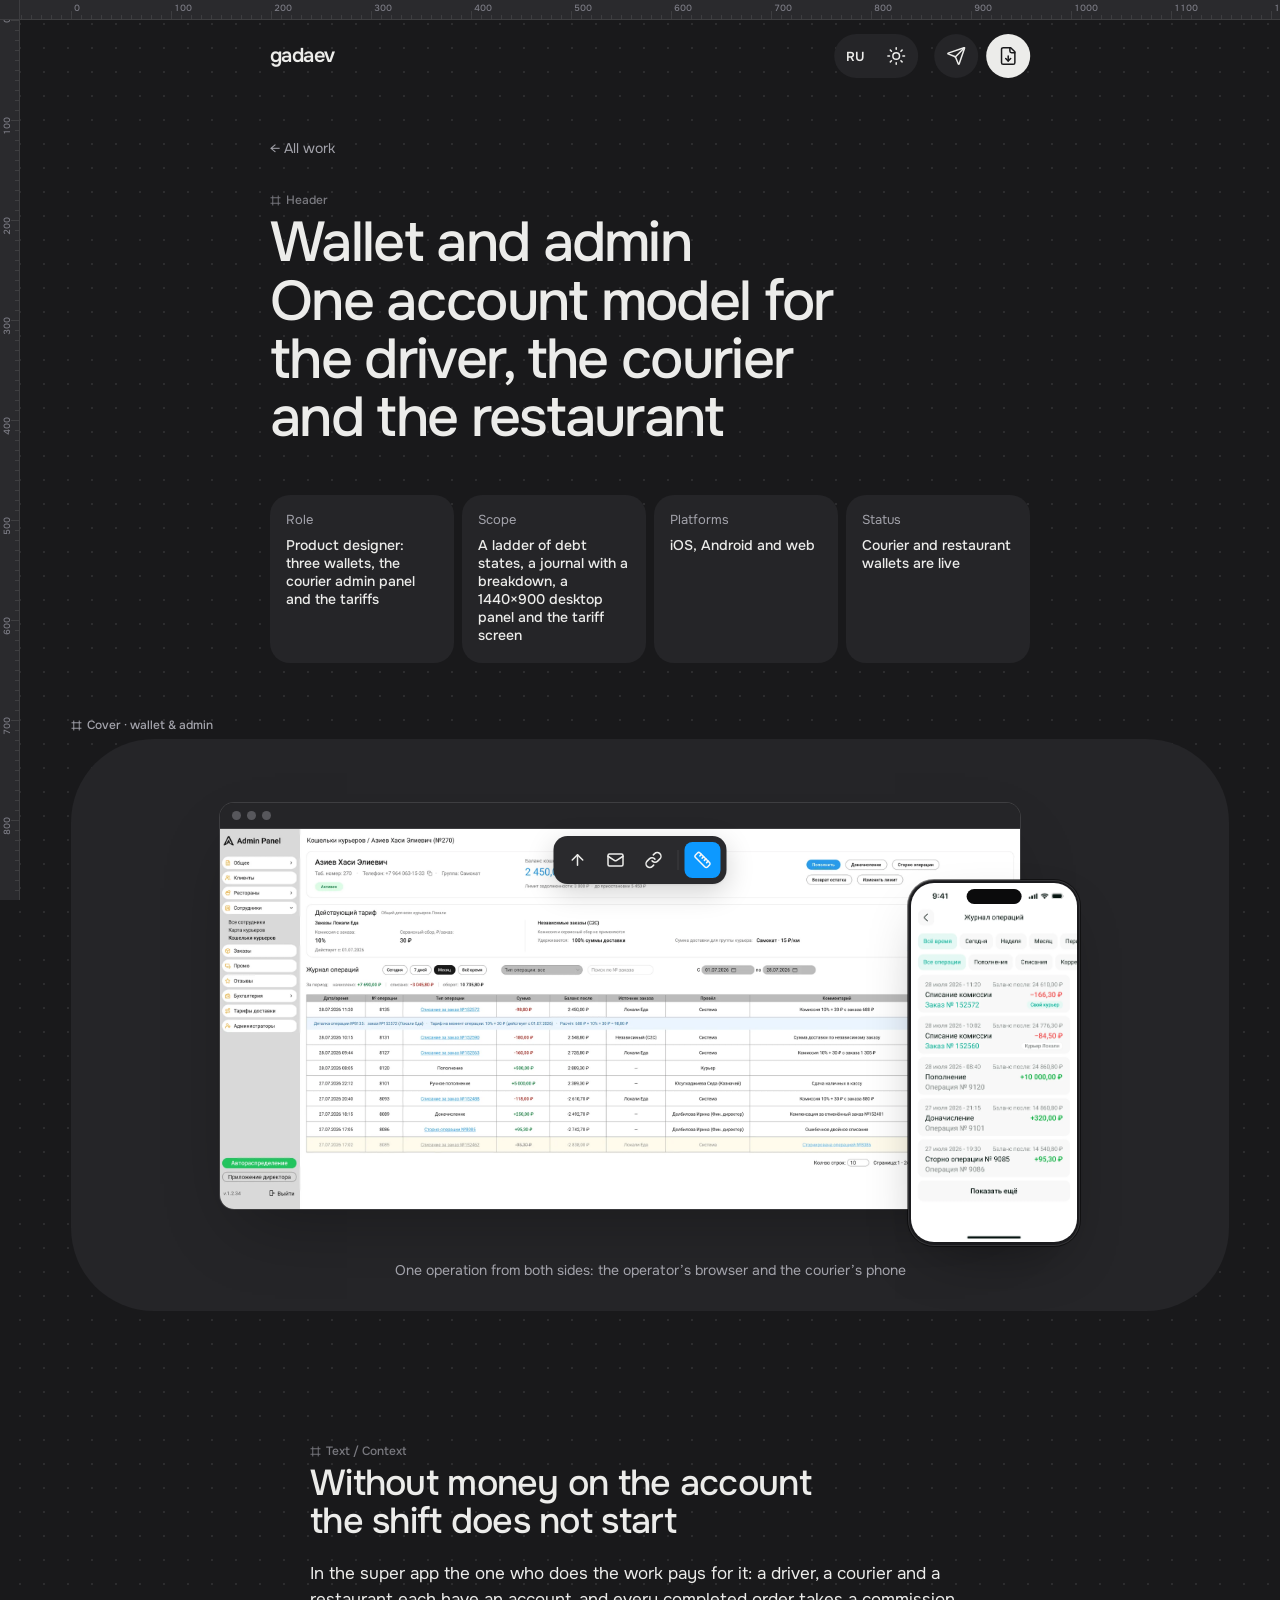
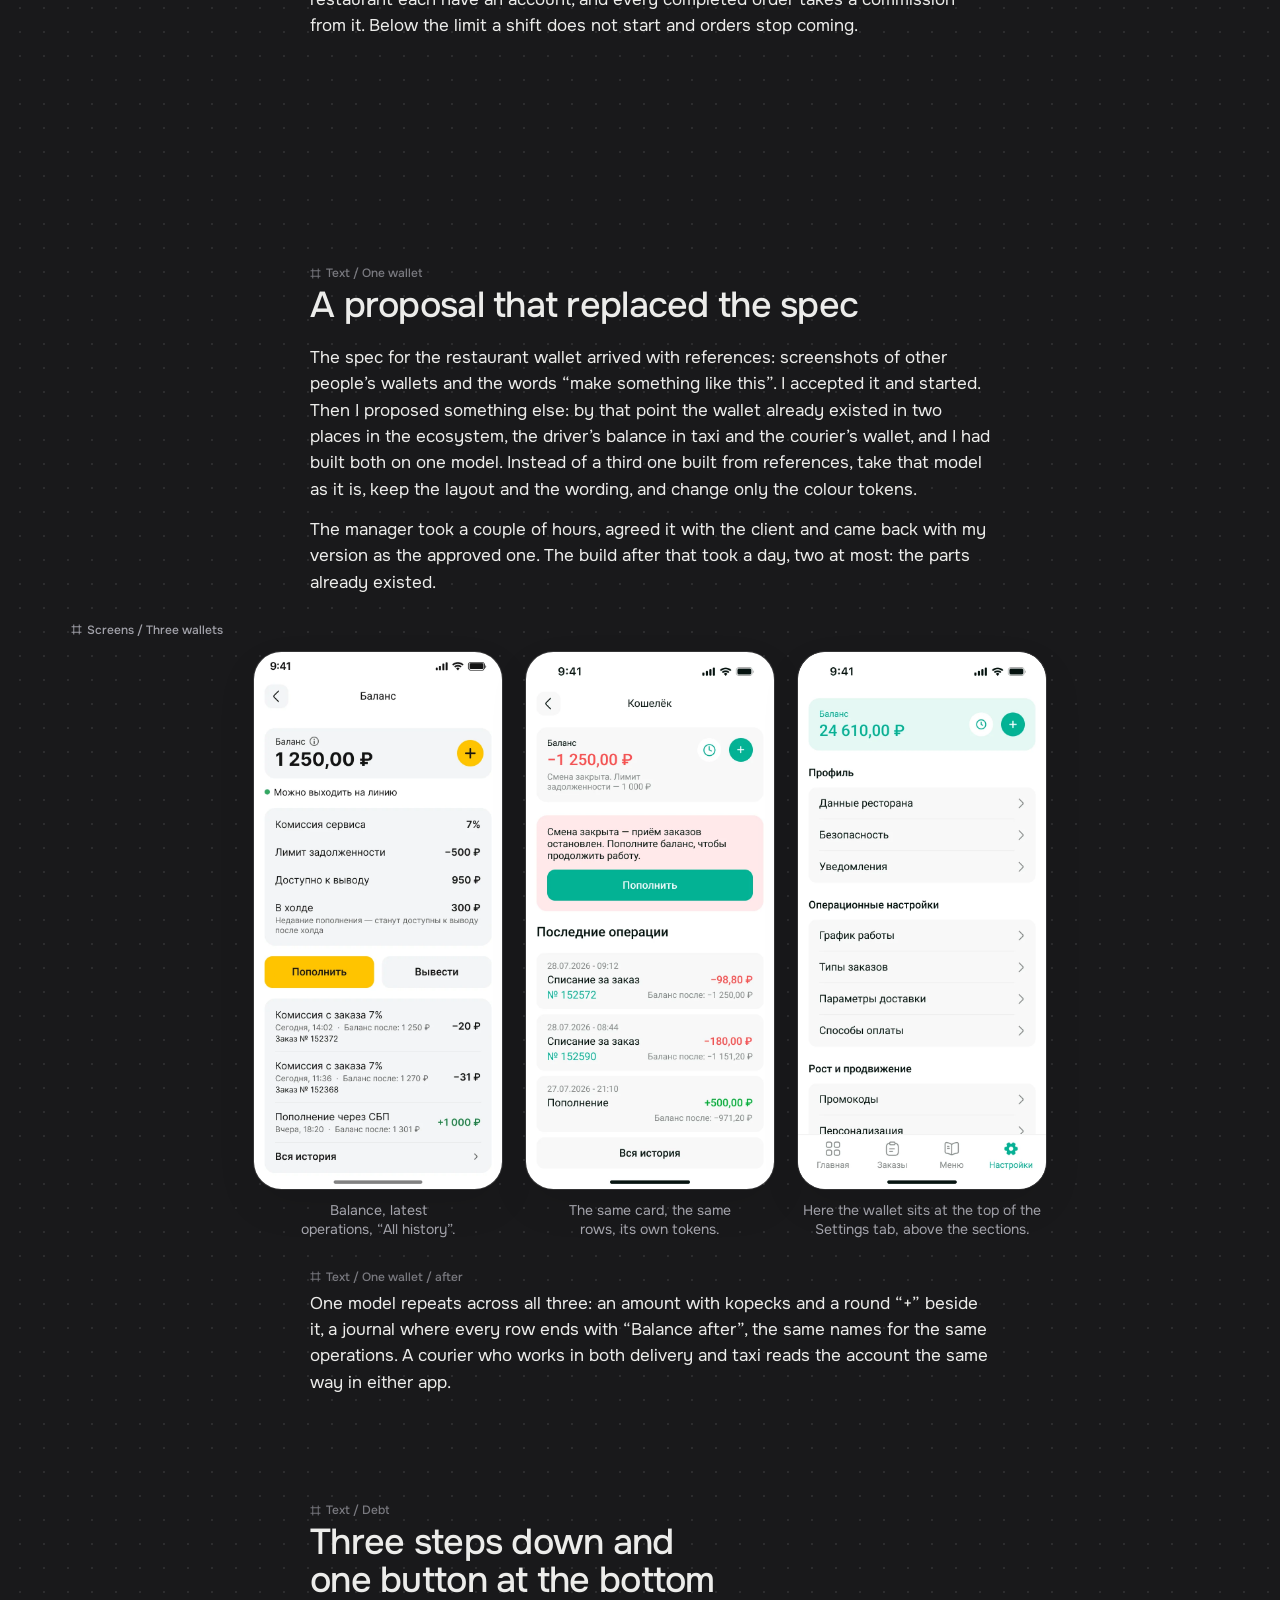
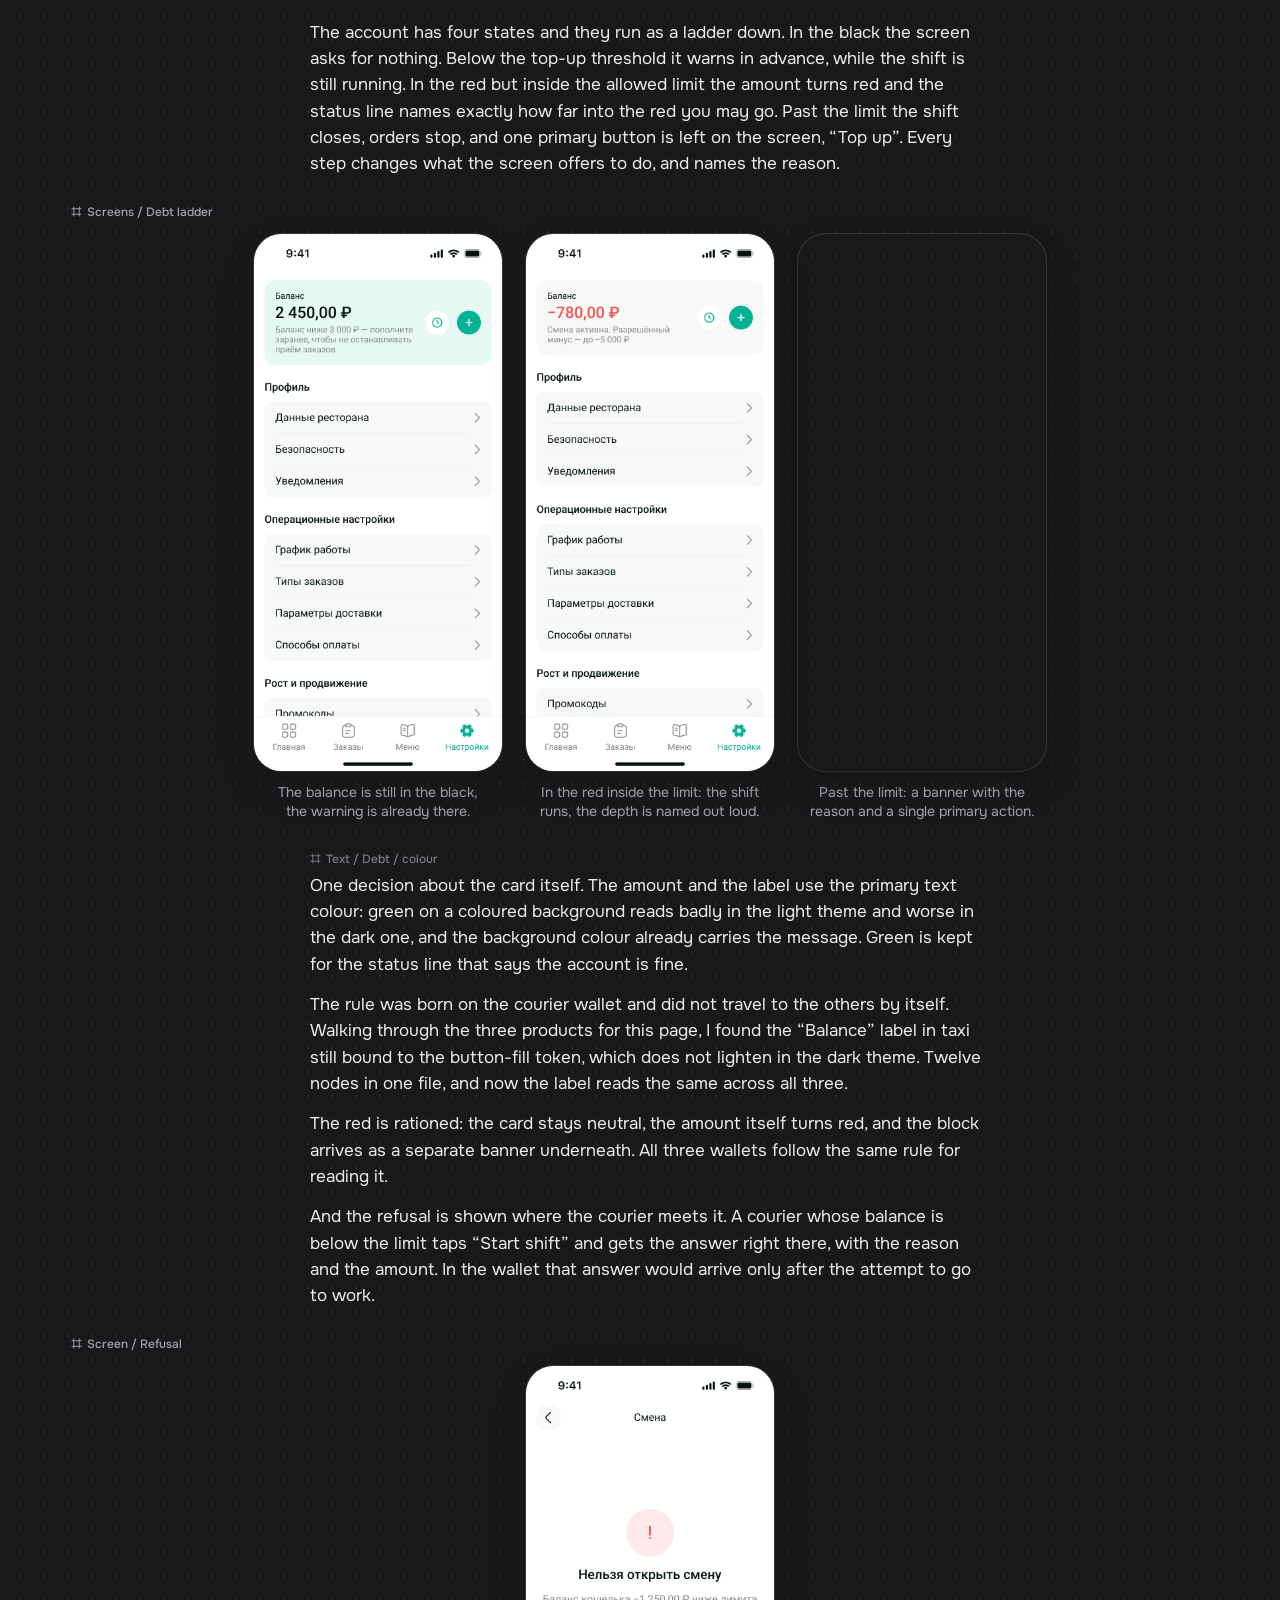
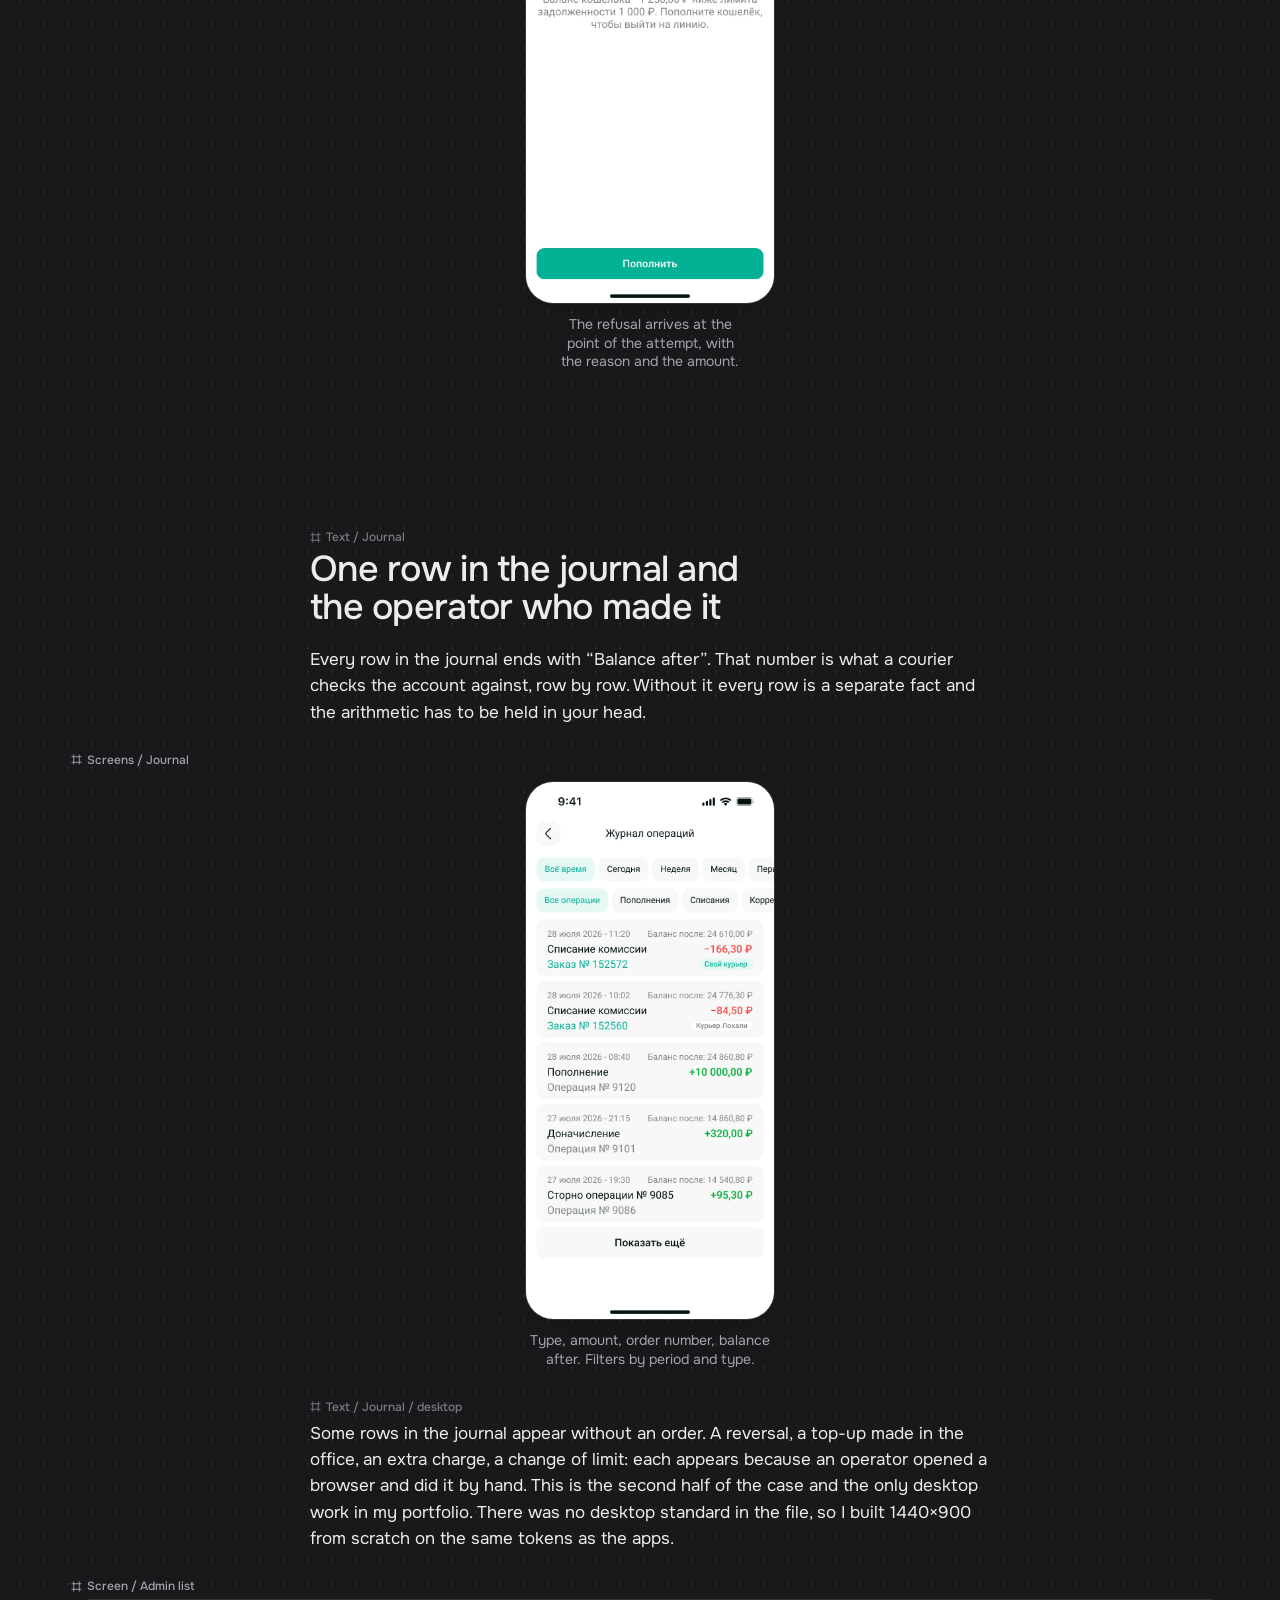
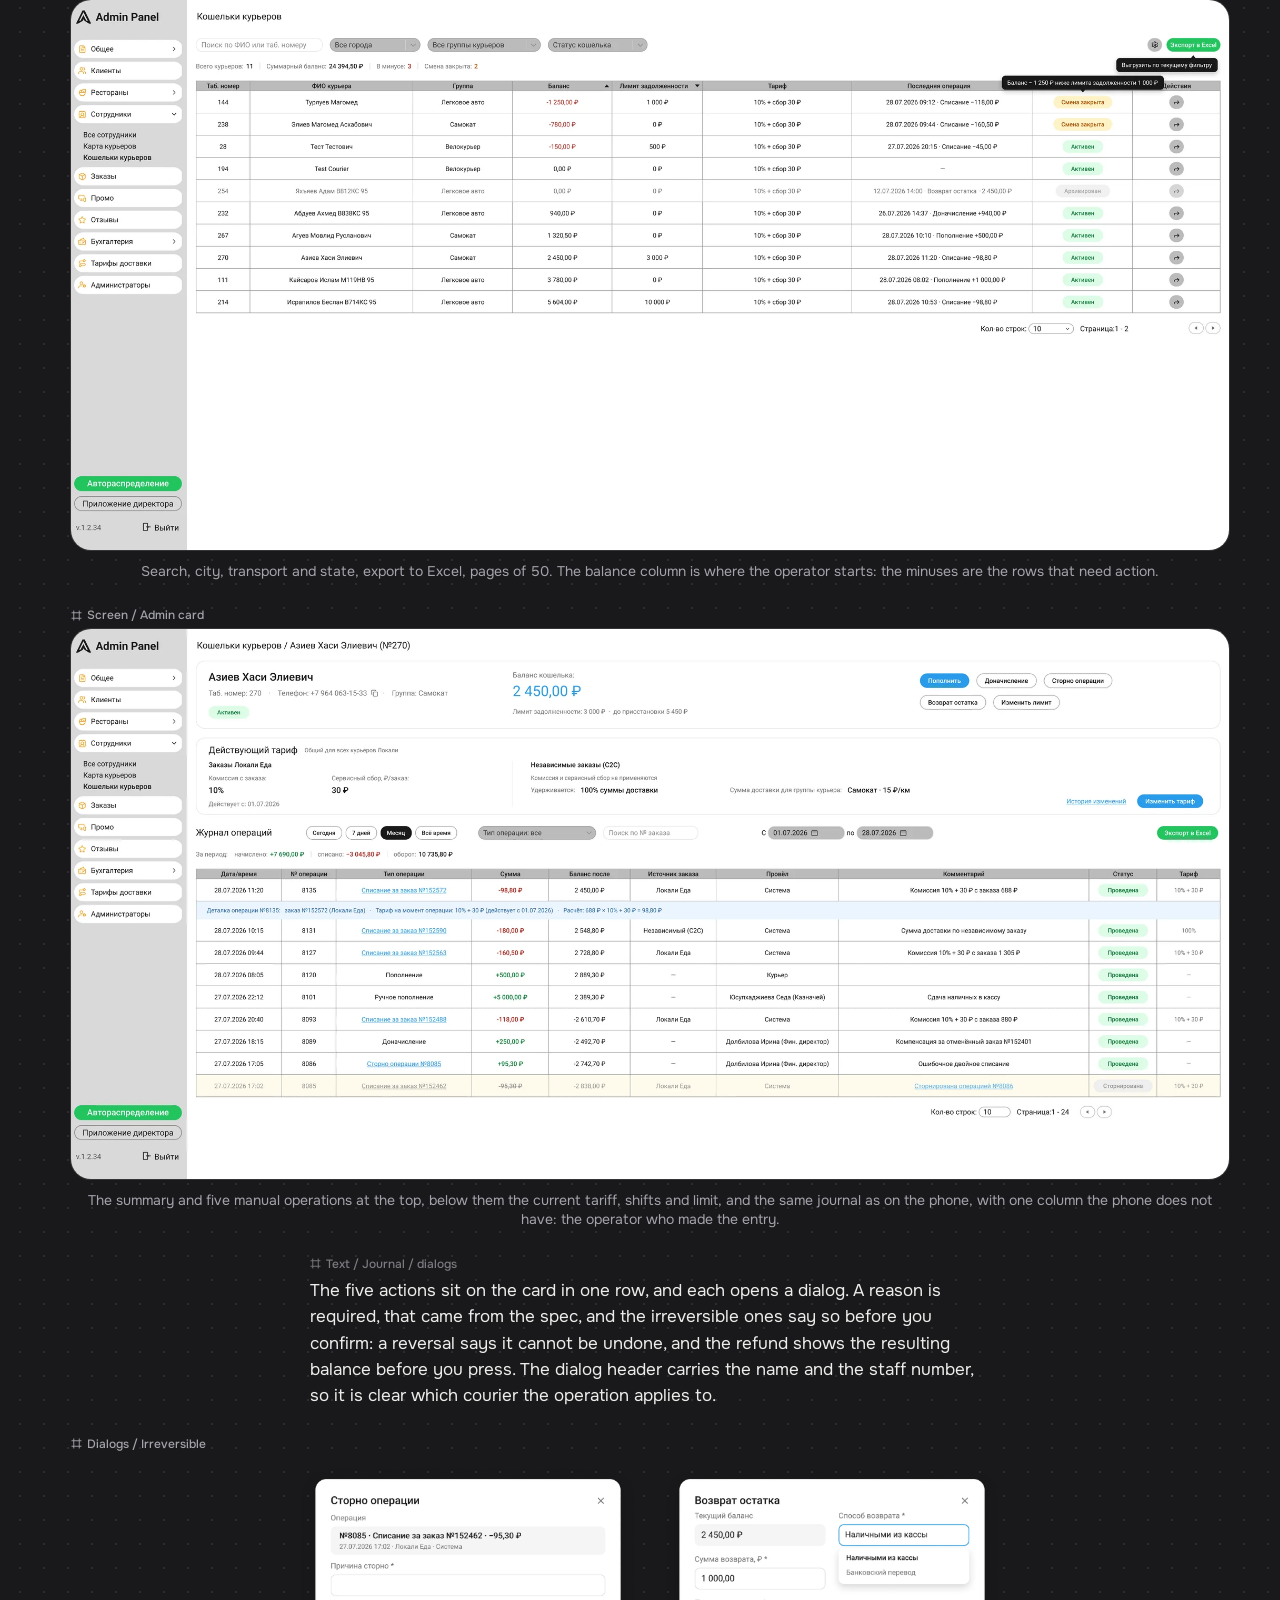
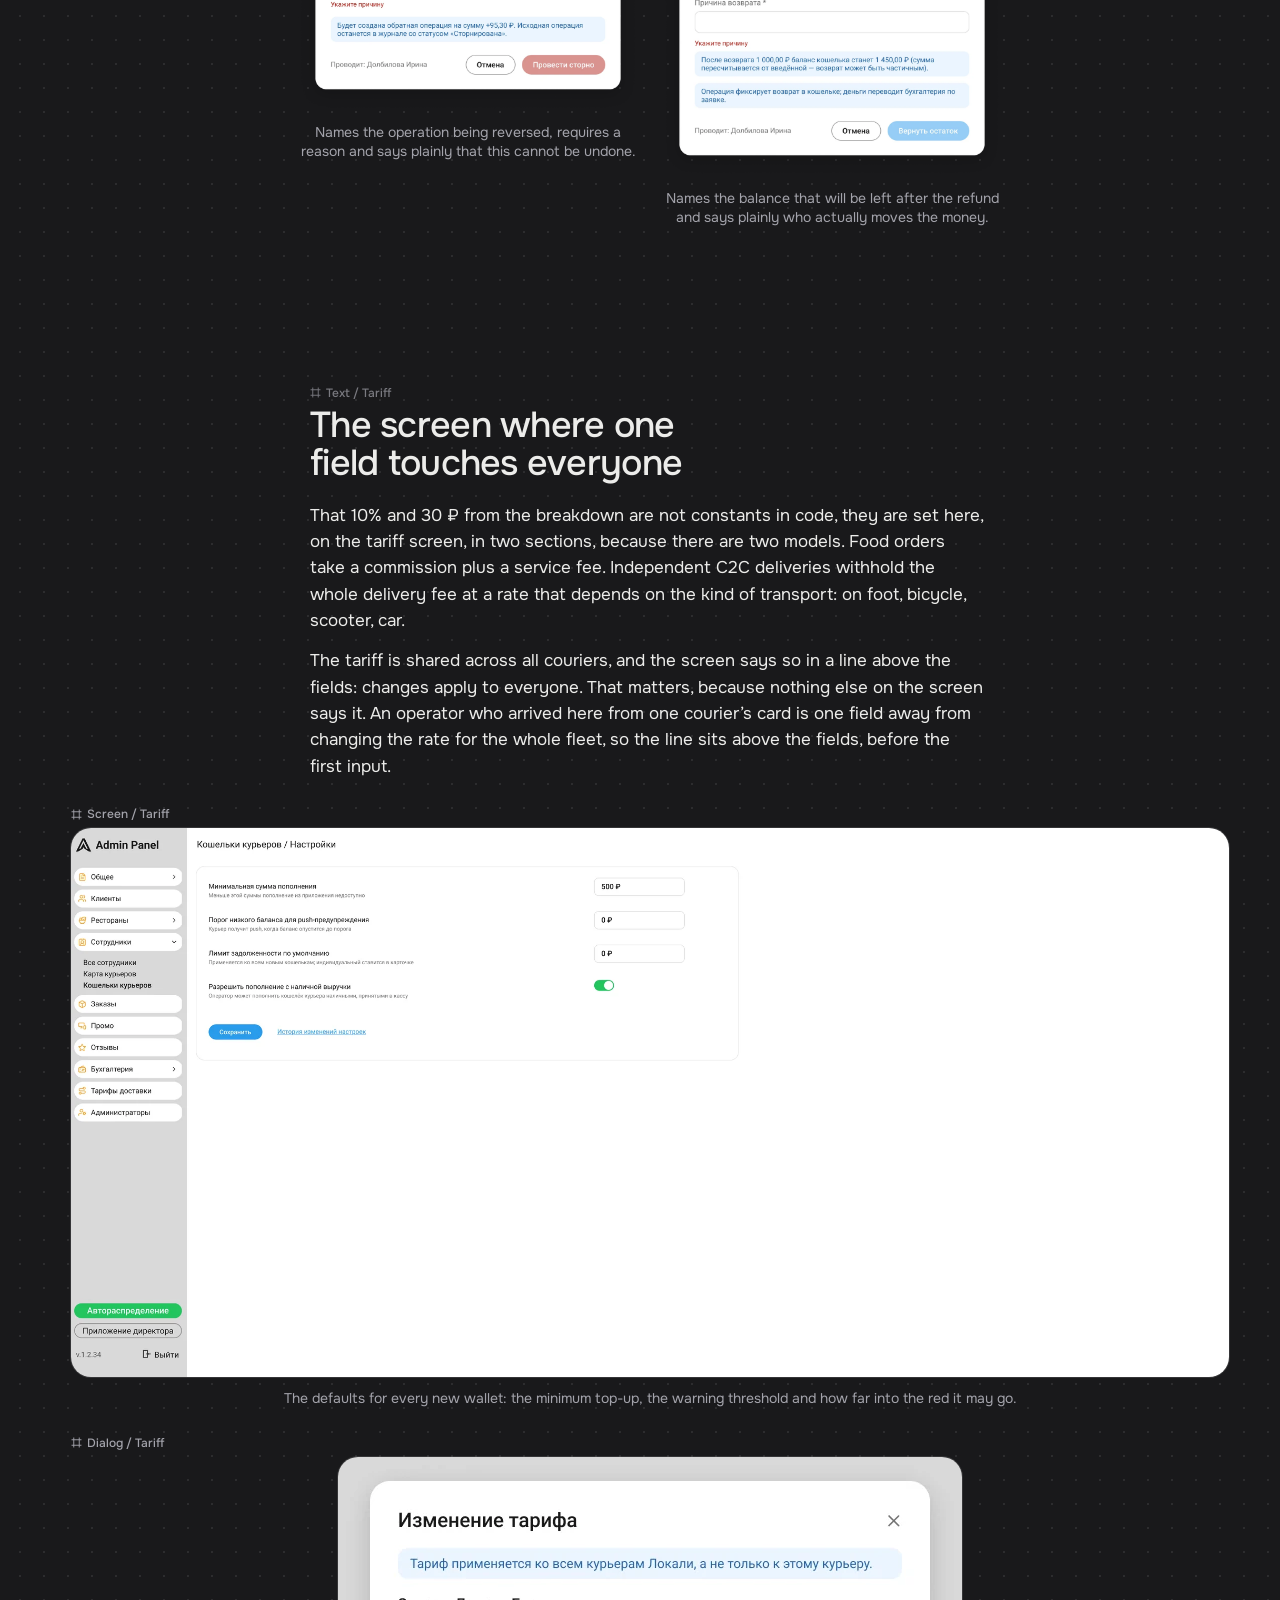
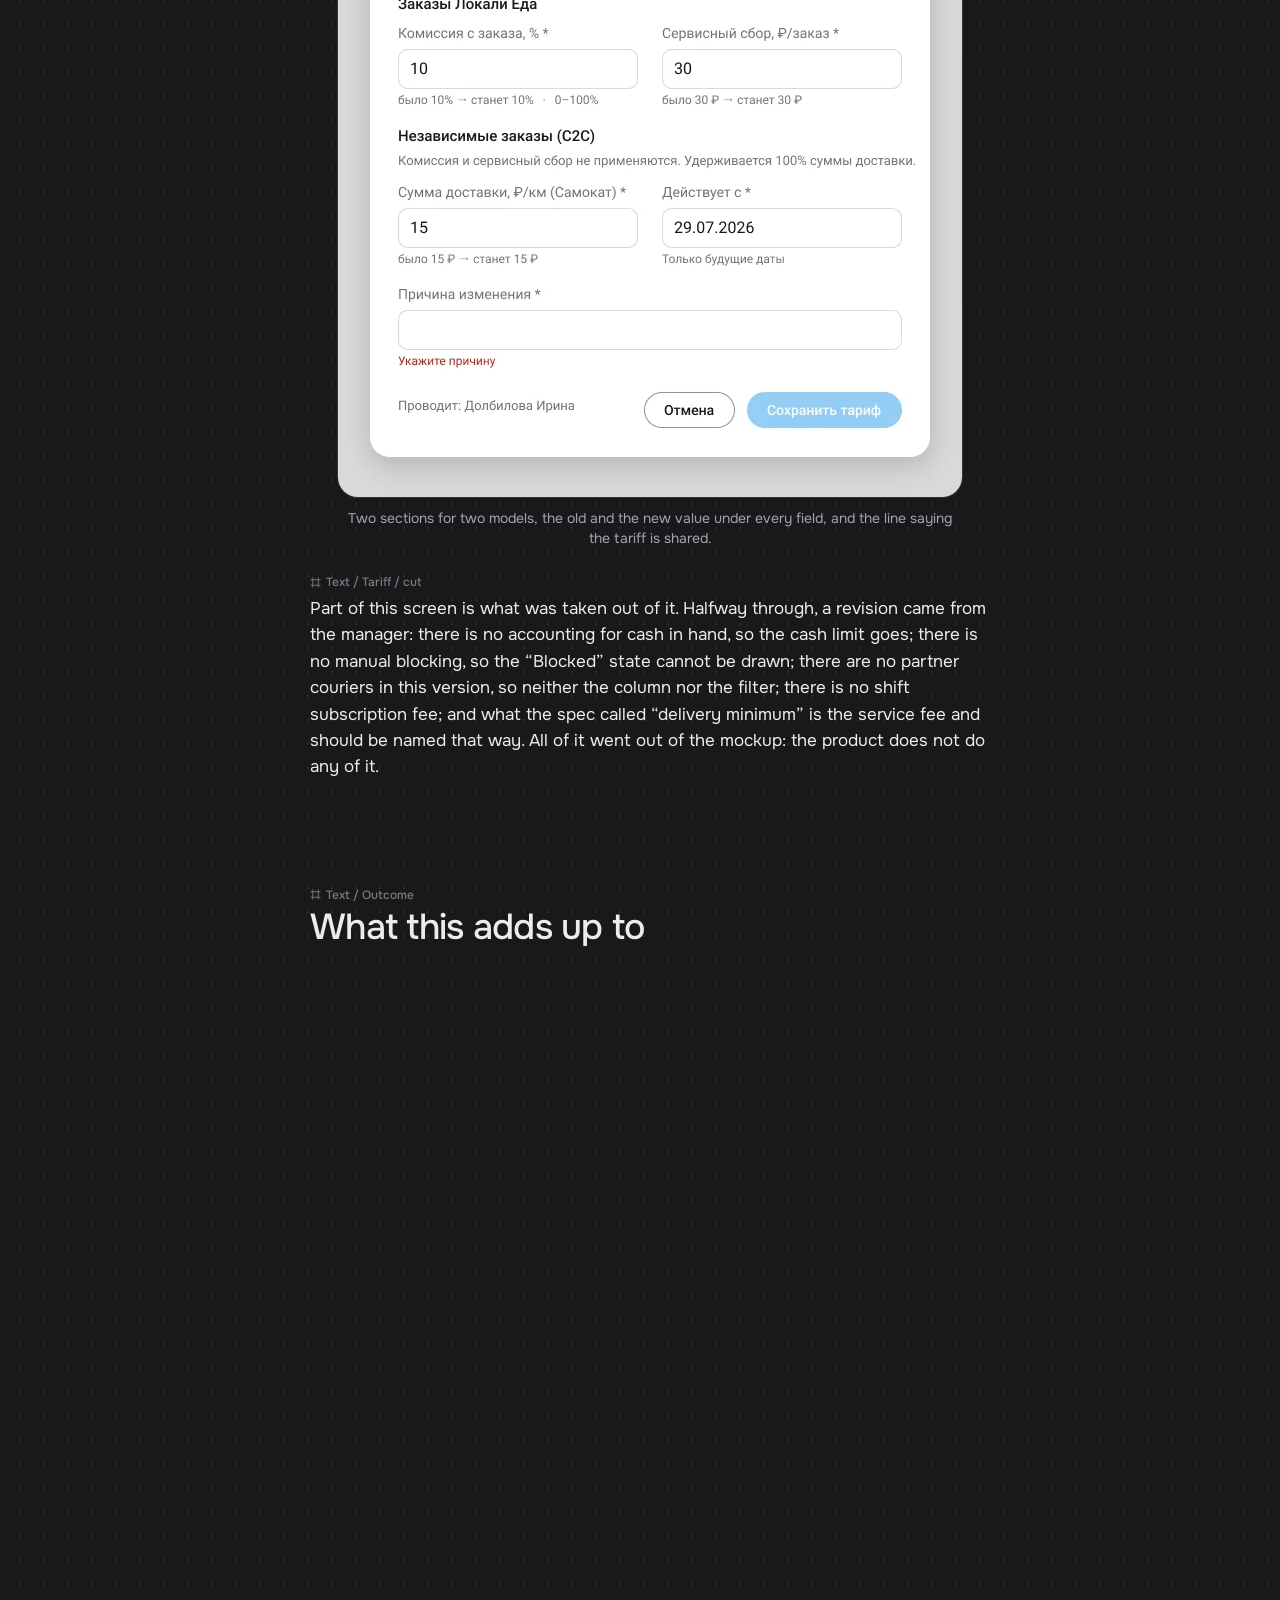
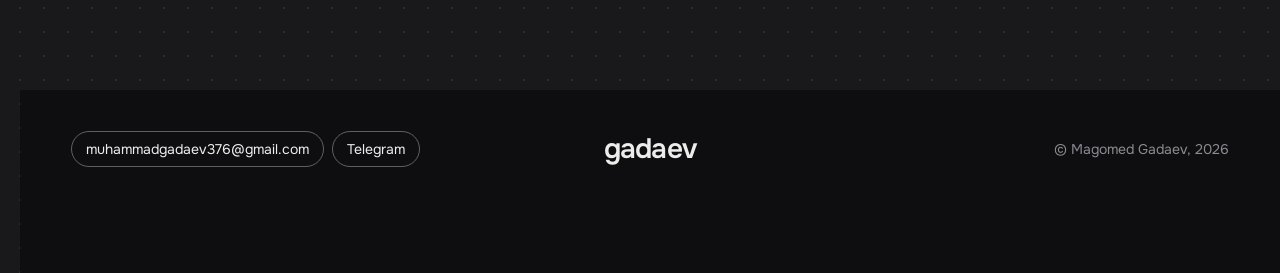
<file: money/index.html>
<!doctype html>
<html class="fig" lang="ru" data-lang="ru" data-title-ru="Кошелёк и админка | Кейс" data-title-en="Wallet and admin | Case Study">
<head>
<meta charset="utf-8">
<!-- Страницы всегда перепроверяются у сервера: адреса стилей, скриптов и картинок несут хэш,
     поэтому кэшировать надо их, а не страницу, иначе правка доезжает только через десять минут. -->
<meta http-equiv="cache-control" content="no-cache">
<meta name="viewport" content="width=device-width, initial-scale=1, viewport-fit=cover">
<title>Кошелёк и админка | Кейс</title>
<meta name="description" content="Одна модель кошелька в трёх продуктах суперапа «Локали» и веб-панель оператора: лестница состояний долга, журнал с деталкой и ручные операции с причиной.">
<meta name="theme-color" content="#19191B">
<link rel="icon" type="image/svg+xml" href="../favicon.svg">
<link rel="alternate icon" type="image/webp" href="../assets/img/portrait-studio.webp?v=27ec35c5">
<link rel="preload" href="../assets/fonts/onest.woff" as="font" type="font/woff" crossorigin>
<link rel="stylesheet" href="../assets/site.css?v=a4f07699">
<link rel="stylesheet" href="../assets/figma.css?v=4b697b03">
<script>
// Тема и язык до первой отрисовки, чтобы не мигало. Выбор помним в браузере. Тема по умолчанию тёмная, язык — по системе.
(function () {
  var d = document.documentElement, s = {};
  try { s.theme = localStorage.getItem('theme'); s.lang = localStorage.getItem('lang'); } catch (e) {}
  var theme = s.theme || 'dark'; // по умолчанию тёмная, светлая — по переключателю
  var lang = s.lang || ((navigator.language || 'ru').slice(0, 2) === 'ru' ? 'ru' : 'en');
  d.dataset.theme = theme; d.dataset.lang = lang; d.lang = lang;
  if (lang === 'en' && d.dataset.titleEn) document.title = d.dataset.titleEn;
  try { if (localStorage.getItem('fig-clean') === '1') d.classList.add('fig-clean'); } catch (e) {}
  d.classList.add('js');
})();
</script>
</head>

<body class="cs cs--money">
<header class="bar">
  <div class="bar__in">
    <a class="wordmark" href="../index.html">gadaev</a>
    <div class="bar__mid" data-bar-tabs aria-hidden="true"></div>
    <div class="bar__end">
      <div class="bar__settings" role="group" aria-label="Язык и тема / Language and theme">
      <button type="button" class="set-btn set-btn--text" data-toggle-lang aria-label="Switch to English / Переключить на русский"><span lang="ru">EN</span><span lang="en">RU</span></button>
      <button type="button" class="set-btn" data-toggle-theme aria-label="Сменить тему / Toggle theme">
        <svg class="i-moon" viewBox="0 0 24 24" fill="none" stroke="currentColor" stroke-width="1.8" stroke-linecap="round" stroke-linejoin="round" aria-hidden="true"><path d="M12 3a6 6 0 0 0 9 9 9 9 0 1 1-9-9Z"/></svg>
        <svg class="i-sun" viewBox="0 0 24 24" fill="none" stroke="currentColor" stroke-width="1.8" stroke-linecap="round" stroke-linejoin="round" aria-hidden="true"><circle cx="12" cy="12" r="4"/><path d="M12 2v2M12 20v2M4.93 4.93l1.41 1.41M17.66 17.66l1.41 1.41M2 12h2M20 12h2M6.34 17.66l-1.41 1.41M19.07 4.93l-1.41 1.41"/></svg>
      </button>
      </div>
      <a class="icon-btn" href="https://t.me/creaperson" aria-label="Telegram" title="Telegram">
        <svg viewBox="0 0 24 24" fill="none" stroke="currentColor" stroke-width="1.8" stroke-linecap="round" stroke-linejoin="round" aria-hidden="true"><path d="M14.54 21.69a.5.5 0 0 0 .94-.03l6.5-19a.5.5 0 0 0-.64-.63l-19 6.5a.5.5 0 0 0-.02.93l7.93 3.18a2 2 0 0 1 1.11 1.11z"/><path d="m21.85 2.15-10.94 10.94"/></svg>
      </a>
      <a class="icon-btn icon-btn--dark" href="../assets/gadaev-cv.pdf?v=05c456aa" aria-label="Резюме, PDF / CV, PDF" title="CV, PDF">
        <svg viewBox="0 0 24 24" fill="none" stroke="currentColor" stroke-width="1.8" stroke-linecap="round" stroke-linejoin="round" aria-hidden="true"><path d="M15 2H6a2 2 0 0 0-2 2v16a2 2 0 0 0 2 2h12a2 2 0 0 0 2-2V7Z"/><path d="M14 2v4a2 2 0 0 0 2 2h4"/><path d="M12 18v-6"/><path d="m9 15 3 3 3-3"/></svg>
      </a>
    </div>
  </div>
</header>

<main>
  <section class="cs-hero">
    <div class="cs-hero__grid">
      <a class="cs-back" href="../index.html#work"><span lang="ru">← Все работы</span><span lang="en">← All work</span></a>
      <div class="cs-hero__text" data-fig="Header" data-fig-quiet>
        <h1 class="reveal"><span class="cs-name"><span lang="ru">Кошелёк и админка</span><span lang="en">Wallet and admin</span></span><span class="cs-tail"><span lang="ru">Одна модель счёта для водителя, курьера и ресторана</span><span lang="en">One account model for the driver, the courier and the restaurant</span></span></h1>
        <dl class="facts reveal" style="--d:80ms">
          <div><dt><span lang="ru">Роль</span><span lang="en">Role</span></dt><dd><span lang="ru">Продуктовый дизайнер: три кошелька, админка курьеров и тарифы</span><span lang="en">Product designer: three wallets, the courier admin panel and the tariffs</span></dd></div>
          <div><dt><span lang="ru">Объём</span><span lang="en">Scope</span></dt><dd><span lang="ru">Лестница состояний долга, журнал с деталкой, десктопная панель 1440×900 и экран тарифов</span><span lang="en">A ladder of debt states, a journal with a breakdown, a 1440×900 desktop panel and the tariff screen</span></dd></div>
          <div><dt><span lang="ru">Платформы</span><span lang="en">Platforms</span></dt><dd><span lang="ru">iOS, Android и веб</span><span lang="en">iOS, Android and web</span></dd></div>
          <div><dt><span lang="ru">Статус</span><span lang="en">Status</span></dt><dd><span lang="ru">Кошельки курьера и ресторана в проде</span><span lang="en">Courier and restaurant wallets are live</span></dd></div>
        </dl>
      </div>
    </div>
    <div class="wrap" data-fig="Cover · wallet &amp; admin">
      <div class="cs-cover cs-cover--desk reveal" style="--d:160ms">
        <div class="cs-desk">
          <span class="win">
            <span class="win__bar" aria-hidden="true"><i></i><i></i><i></i></span>
            <img src="../assets/img/money/admin-card.webp?v=37857a73" width="2200" height="1044" alt="Карточка курьера в админке: баланс, ручные операции, тариф и журнал" loading="eager" decoding="async">
          </span>
          <div class="phone"><div class="phone__screen">
            <img src="../assets/img/money/journal.webp?v=06eded06" width="750" height="1624" alt="Журнал операций в приложении курьера" loading="eager" decoding="async"><span class="phone__island" aria-hidden="true"></span>
          </div></div>
        </div>
        <p class="cs-cover__note"><span lang="ru">Одна операция с двух сторон: браузер оператора и телефон курьера</span><span lang="en">One operation from both sides: the operator’s browser and the courier’s phone</span></p>
      </div>
    </div>
  </section>

  <section class="cs-sec" aria-labelledby="s-context" data-nav="Контекст" data-nav-en="Context">
    <div class="cs-col" data-fig="Text / Context" data-fig-quiet>
      <h2 id="s-context" class="reveal"><span lang="ru">Без денег на счёте смена не открывается</span><span lang="en">Without money on the account the shift does not start</span></h2>
      <p class="reveal" lang="ru">В суперапе за работу платит тот, кто её делает: у водителя, курьера и ресторана есть счёт, и каждый выполненный заказ снимает с него комиссию. Ниже лимита смена не открывается и заказы перестают приходить.</p>
      <p class="reveal" lang="en">In the super app the one who does the work pays for it: a driver, a courier and a restaurant each have an account, and every completed order takes a commission from it. Below the limit a shift does not start and orders stop coming.</p>
      <p class="reveal" lang="ru">Отсюда планка для всего, что на этих экранах. Курьеру нужно видеть не только сколько сняли, но и сколько осталось после и из чего сумма сложилась. Любую ручную правку делает оператор в офисе, поэтому у кейса две половины, телефон и браузер, и показывают они одну и ту же операцию.</p>
      <p class="reveal" lang="en">That sets the bar for everything on these screens. A courier needs to see not only what was taken, but what is left after it and what the amount is made of. Every manual correction is made by an operator in the office, so this case has two halves, a phone and a browser, and they show the same operation.</p>
    </div>
  </section>

  <section class="cs-sec" aria-labelledby="s-one" data-nav="Один кошелёк" data-nav-en="One wallet">
    <div class="cs-col" data-fig="Text / One wallet" data-fig-quiet>
      <h2 id="s-one" class="reveal"><span lang="ru">Предложение, заменившее постановку</span><span lang="en">A proposal that replaced the spec</span></h2>
      <p class="reveal" lang="ru">Постановка по кошельку ресторана пришла с референсами: скриншоты чужих кошельков и слова «сделай примерно так». Я принял её и начал. Потом предложил другое: к тому моменту кошелёк уже существовал в двух местах экосистемы, баланс водителя в такси и кошелёк курьера, и оба собирал я по одной модели. Вместо третьего по референсам взять эту модель как есть, оставить раскладку и формулировки и поменять только токены цветов.</p>
      <p class="reveal" lang="en">The spec for the restaurant wallet arrived with references: screenshots of other people’s wallets and the words “make something like this”. I accepted it and started. Then I proposed something else: by that point the wallet already existed in two places in the ecosystem, the driver’s balance in taxi and the courier’s wallet, and I had built both on one model. Instead of a third one built from references, take that model as it is, keep the layout and the wording, and change only the colour tokens.</p>
      <p class="reveal" lang="ru">Менеджер взяла пару часов, согласовала с заказчиком и вернулась с моим вариантом как утверждённым. Сборка после этого заняла день, максимум два: заготовки уже были.</p>
      <p class="reveal" lang="en">The manager took a couple of hours, agreed it with the client and came back with my version as the approved one. The build after that took a day, two at most: the parts already existed.</p>
    </div>
    <div class="cs-wide reveal" data-fig="Screens / Three wallets"><div class="gal"><figure class="gal__item"><button class="zoom" type="button" aria-label="Увеличить: Баланс водителя в приложении такси"><img src="../assets/img/money/wallet-taxi.webp?v=346dfa43" width="750" height="1624" alt="Баланс водителя в приложении такси" loading="lazy" decoding="async"></button><figcaption><span lang="ru">Баланс, последние операции, «Вся история».</span><span lang="en">Balance, latest operations, “All history”.</span></figcaption></figure><figure class="gal__item"><button class="zoom" type="button" aria-label="Увеличить: Кошелёк курьера"><img src="../assets/img/money/wallet-courier.webp?v=28178e95" width="750" height="1624" alt="Кошелёк курьера" loading="lazy" decoding="async"></button><figcaption><span lang="ru">Та же плашка, те же строки, свои токены.</span><span lang="en">The same card, the same rows, its own tokens.</span></figcaption></figure><figure class="gal__item gal__item--tall"><button class="zoom" type="button" aria-label="Увеличить: Кошелёк ресторана вверху вкладки «Настройки»"><span class="shot__scroll"><img src="../assets/img/money/wallet-rest.webp?v=f76567a3" width="750" height="2082" alt="Кошелёк ресторана вверху вкладки «Настройки»" loading="lazy" decoding="async"></span><span class="shot__pin shot__pin--top"><img src="../assets/img/money/wallet-rest.webp?v=f76567a3" width="750" height="2082" alt="" aria-hidden="true" loading="lazy" decoding="async"></span><span class="shot__pin shot__pin--bot"><img src="../assets/img/money/wallet-rest.webp?v=f76567a3" width="750" height="2082" alt="" aria-hidden="true" loading="lazy" decoding="async"></span></button><figcaption><span lang="ru">Здесь кошелёк стоит вверху вкладки «Настройки», над разделами.</span><span lang="en">Here the wallet sits at the top of the Settings tab, above the sections.</span></figcaption></figure></div></div>
    <div class="cs-col" data-fig="Text / One wallet / after" data-fig-quiet>
      <p class="reveal" lang="ru">Во всех трёх повторяется одна модель: сумма с копейками и круглая «+» рядом, журнал, где каждая строка заканчивается словами «Баланс после», одни и те же названия у одних и тех же операций. Курьер, который работает и в доставке, и в такси, читает свой счёт в обоих приложениях одинаково.</p>
      <p class="reveal" lang="en">One model repeats across all three: an amount with kopecks and a round “+” beside it, a journal where every row ends with “Balance after”, the same names for the same operations. A courier who works in both delivery and taxi reads the account the same way in either app.</p>
    </div>
  </section>

  <section class="cs-sec" aria-labelledby="s-debt" data-nav="Долг и остановка" data-nav-en="Debt and the stop">
    <div class="cs-col" data-fig="Text / Debt" data-fig-quiet>
      <h2 id="s-debt" class="reveal"><span lang="ru">Три ступени вниз и одна кнопка внизу</span><span lang="en">Three steps down and one button at the bottom</span></h2>
      <p class="reveal" lang="ru">У счёта четыре состояния, и они идут лестницей вниз. В плюсе экран ничего не требует. Ниже порога пополнения он предупреждает заранее, пока смена ещё идёт. В минусе внутри разрешённого лимита сумма краснеет, а строка статуса прямо называет, до какой суммы минус допустим. За лимитом смена закрывается, заказы прекращаются, и на экране остаётся одна главная кнопка, «Пополнить». Каждая ступень меняет то, что экран предлагает сделать, и называет причину.</p>
      <p class="reveal" lang="en">The account has four states and they run as a ladder down. In the black the screen asks for nothing. Below the top-up threshold it warns in advance, while the shift is still running. In the red but inside the allowed limit the amount turns red and the status line names exactly how far into the red you may go. Past the limit the shift closes, orders stop, and one primary button is left on the screen, “Top up”. Every step changes what the screen offers to do, and names the reason.</p>
    </div>
    <div class="cs-wide reveal" data-fig="Screens / Debt ladder"><div class="gal"><figure class="gal__item gal__item--tall"><button class="zoom" type="button" aria-label="Увеличить: Кошелёк ресторана ниже порога пополнения"><span class="shot__scroll"><img src="../assets/img/money/state-low-rest.webp?v=a914e501" width="750" height="2082" alt="Кошелёк ресторана ниже порога пополнения" loading="lazy" decoding="async"></span><span class="shot__pin shot__pin--top"><img src="../assets/img/money/state-low-rest.webp?v=a914e501" width="750" height="2082" alt="" aria-hidden="true" loading="lazy" decoding="async"></span><span class="shot__pin shot__pin--bot"><img src="../assets/img/money/state-low-rest.webp?v=a914e501" width="750" height="2082" alt="" aria-hidden="true" loading="lazy" decoding="async"></span></button><figcaption><span lang="ru">Баланс ещё в плюсе, предупреждение уже есть.</span><span lang="en">The balance is still in the black, the warning is already there.</span></figcaption></figure><figure class="gal__item gal__item--tall"><button class="zoom" type="button" aria-label="Увеличить: Кошелёк ресторана в минусе внутри разрешённого лимита"><span class="shot__scroll"><img src="../assets/img/money/state-limit.webp?v=fd4ff1dc" width="750" height="2082" alt="Кошелёк ресторана в минусе внутри разрешённого лимита" loading="lazy" decoding="async"></span><span class="shot__pin shot__pin--top"><img src="../assets/img/money/state-limit.webp?v=fd4ff1dc" width="750" height="2082" alt="" aria-hidden="true" loading="lazy" decoding="async"></span><span class="shot__pin shot__pin--bot"><img src="../assets/img/money/state-limit.webp?v=fd4ff1dc" width="750" height="2082" alt="" aria-hidden="true" loading="lazy" decoding="async"></span></button><figcaption><span lang="ru">Минус внутри лимита: смена идёт, глубина названа вслух.</span><span lang="en">In the red inside the limit: the shift runs, the depth is named out loud.</span></figcaption></figure><figure class="gal__item gal__item--tall"><button class="zoom" type="button" aria-label="Увеличить: Кошелёк ресторана за лимитом: смена закрыта"><span class="shot__scroll"><img src="../assets/img/money/state-closed.webp?v=40713fb4" width="750" height="2082" alt="Кошелёк ресторана за лимитом: смена закрыта" loading="lazy" decoding="async"></span><span class="shot__pin shot__pin--top"><img src="../assets/img/money/state-closed.webp?v=40713fb4" width="750" height="2082" alt="" aria-hidden="true" loading="lazy" decoding="async"></span><span class="shot__pin shot__pin--bot"><img src="../assets/img/money/state-closed.webp?v=40713fb4" width="750" height="2082" alt="" aria-hidden="true" loading="lazy" decoding="async"></span></button><figcaption><span lang="ru">За лимитом: баннер с причиной и единственное главное действие.</span><span lang="en">Past the limit: a banner with the reason and a single primary action.</span></figcaption></figure></div></div>
    <div class="cs-col" data-fig="Text / Debt / colour" data-fig-quiet>
      <p class="reveal" lang="ru">Одно решение по самой плашке. Сумма и подпись стоят основным цветом текста: зелёный на цветной подложке плохо читается в светлой теме и хуже в тёмной, а цвет подложки сообщение уже несёт. Зелёный оставлен за строкой статуса, которая говорит, что со счётом всё в порядке.</p>
      <p class="reveal" lang="en">One decision about the card itself. The amount and the label use the primary text colour: green on a coloured background reads badly in the light theme and worse in the dark one, and the background colour already carries the message. Green is kept for the status line that says the account is fine.</p>
      <p class="reveal" lang="ru">Правило родилось на кошельке курьера и до остальных само не доехало. Проходя по трём продуктам ради этой страницы, я нашёл в такси подпись «Баланс», всё ещё привязанную к токену заливки кнопки, который в тёмной теме не осветляется. Двенадцать нод в одном файле, и теперь подпись читается одинаково во всех трёх.</p>
      <p class="reveal" lang="en">The rule was born on the courier wallet and did not travel to the others by itself. Walking through the three products for this page, I found the “Balance” label in taxi still bound to the button-fill token, which does not lighten in the dark theme. Twelve nodes in one file, and now the label reads the same across all three.</p>
      <p class="reveal" lang="ru">Красный при этом дозирован: плашка остаётся нейтральной, краснеет сама сумма, а запрет приходит отдельным баннером под ней. Правило чтения у всех трёх кошельков одно.</p>
      <p class="reveal" lang="en">The red is rationed: the card stays neutral, the amount itself turns red, and the block arrives as a separate banner underneath. All three wallets follow the same rule for reading it.</p>
      <p class="reveal" lang="ru">И отказ показан там, где курьер его встретит. Курьер с балансом ниже лимита жмёт «Открыть смену» и получает ответ прямо там, с причиной и суммой. В кошельке этот ответ пришёл бы уже после попытки выйти на работу.</p>
      <p class="reveal" lang="en">And the refusal is shown where the courier meets it. A courier whose balance is below the limit taps “Start shift” and gets the answer right there, with the reason and the amount. In the wallet that answer would arrive only after the attempt to go to work.</p>
    </div>
    <div class="cs-wide reveal" data-fig="Screen / Refusal"><div class="gal"><figure class="gal__item"><button class="zoom" type="button" aria-label="Увеличить: Отказ в открытии смены с причиной и суммой"><img src="../assets/img/money/state-refuse.webp?v=04af526f" width="750" height="1624" alt="Отказ в открытии смены с причиной и суммой" loading="lazy" decoding="async"></button><figcaption><span lang="ru">Отказ приходит в точке попытки, с причиной и суммой.</span><span lang="en">The refusal arrives at the point of the attempt, with the reason and the amount.</span></figcaption></figure></div></div>
  </section>

  <section class="cs-sec" aria-labelledby="s-journal" data-nav="Журнал" data-nav-en="Journal">
    <div class="cs-col" data-fig="Text / Journal" data-fig-quiet>
      <h2 id="s-journal" class="reveal"><span lang="ru">Одна строка в журнале и оператор, который её провёл</span><span lang="en">One row in the journal and the operator who made it</span></h2>
      <p class="reveal" lang="ru">Каждая строка в журнале заканчивается словами «Баланс после». По этому числу курьер сверяет счёт, строка за строкой. Без него каждая строка это отдельный факт, и арифметику приходится держать в голове.</p>
      <p class="reveal" lang="en">Every row in the journal ends with “Balance after”. That number is what a courier checks the account against, row by row. Without it every row is a separate fact and the arithmetic has to be held in your head.</p>
    </div>
    <div class="cs-wide reveal" data-fig="Screens / Journal"><div class="gal"><figure class="gal__item"><button class="zoom" type="button" aria-label="Увеличить: Журнал операций с балансом после каждой строки"><img src="../assets/img/money/journal.webp?v=06eded06" width="750" height="1624" alt="Журнал операций с балансом после каждой строки" loading="lazy" decoding="async"></button><figcaption><span lang="ru">Тип, сумма, номер заказа, баланс после. Фильтры по периоду и типу.</span><span lang="en">Type, amount, order number, balance after. Filters by period and type.</span></figcaption></figure></div></div>
    <div class="cs-col" data-fig="Text / Journal / desktop" data-fig-quiet>
      <p class="reveal" lang="ru">Часть строк в журнале появляется без заказа. Сторно, пополнение, проведённое в офисе, доначисление, изменение лимита: каждая появляется потому, что оператор открыл браузер и сделал это руками. Это вторая половина кейса и единственный десктоп в моём портфолио. Десктопного канона в файле не было, и я собрал 1440×900 с нуля на тех же токенах, что и приложения.</p>
      <p class="reveal" lang="en">Some rows in the journal appear without an order. A reversal, a top-up made in the office, an extra charge, a change of limit: each appears because an operator opened a browser and did it by hand. This is the second half of the case and the only desktop work in my portfolio. There was no desktop standard in the file, so I built 1440×900 from scratch on the same tokens as the apps.</p>
    </div>
    <div class="cs-wide reveal" data-fig="Screen / Admin list"><figure class="wide-fig"><button class="zoom" type="button" aria-label="Увеличить: Список кошельков курьеров в админке"><img src="../assets/img/money/admin-list.webp?v=ec05bb31" width="2200" height="1044" alt="Список кошельков курьеров в админке" loading="lazy" decoding="async"></button><figcaption><span lang="ru">Поиск, город, транспорт и состояние, экспорт в Excel, пагинация по 50. Колонка баланса это то, с чего оператор начинает: минусы и есть строки, требующие действия.</span><span lang="en">Search, city, transport and state, export to Excel, pages of 50. The balance column is where the operator starts: the minuses are the rows that need action.</span></figcaption></figure></div>
    <div class="cs-wide reveal" data-fig="Screen / Admin card"><figure class="wide-fig"><button class="zoom" type="button" aria-label="Увеличить: Карточка курьера в админке"><img src="../assets/img/money/admin-card.webp?v=37857a73" width="2200" height="1044" alt="Карточка курьера в админке" loading="lazy" decoding="async"></button><figcaption><span lang="ru">Сводка и пять ручных операций сверху, ниже действующий тариф, смены и лимит и тот же журнал, что в телефоне, с одной колонкой, которой в телефоне нет: оператор, проведший операцию.</span><span lang="en">The summary and five manual operations at the top, below them the current tariff, shifts and limit, and the same journal as on the phone, with one column the phone does not have: the operator who made the entry.</span></figcaption></figure></div>
    <div class="cs-col" data-fig="Text / Journal / dialogs" data-fig-quiet>
      <p class="reveal" lang="ru">Пять действий стоят на карточке одним рядом, и каждое открывает диалог. Причина обязательна, это из постановки, а необратимые предупреждают об этом до подтверждения: сторно говорит, что отменить его нельзя, а возврат остатка показывает будущий баланс до нажатия. В шапке диалога стоит имя и табельный номер, так что видно, по какому курьеру проводится операция.</p>
      <p class="reveal" lang="en">The five actions sit on the card in one row, and each opens a dialog. A reason is required, that came from the spec, and the irreversible ones say so before you confirm: a reversal says it cannot be undone, and the refund shows the resulting balance before you press. The dialog header carries the name and the staff number, so it is clear which courier the operation applies to.</p>
    </div>
    <div class="cs-wide reveal" data-fig="Dialogs / Irreversible"><div class="gal gal--pair"><figure class="gal__item gal__item--raw"><button class="zoom" type="button" aria-label="Увеличить: Диалог сторно операции"><img src="../assets/img/money/admin-storno.webp?v=8ecb468c" width="1100" height="793" alt="Диалог сторно операции" loading="lazy" decoding="async"></button><figcaption><span lang="ru">Называет отменяемую операцию, требует причину и прямо говорит, что отменить это нельзя.</span><span lang="en">Names the operation being reversed, requires a reason and says plainly that this cannot be undone.</span></figcaption></figure><figure class="gal__item gal__item--raw"><button class="zoom" type="button" aria-label="Увеличить: Диалог выплаты остатка"><img src="../assets/img/money/admin-refund.webp?v=81f62cce" width="1100" height="1008" alt="Диалог выплаты остатка" loading="lazy" decoding="async"></button><figcaption><span lang="ru">Называет остаток, который получится после возврата, и прямо говорит, кто переводит деньги.</span><span lang="en">Names the balance that will be left after the refund and says plainly who actually moves the money.</span></figcaption></figure></div></div>
  </section>

  <section class="cs-sec" aria-labelledby="s-tariff" data-nav="Тариф" data-nav-en="Tariff">
    <div class="cs-col" data-fig="Text / Tariff" data-fig-quiet>
      <h2 id="s-tariff" class="reveal"><span lang="ru">Экран, где одно поле касается всех</span><span lang="en">The screen where one field touches everyone</span></h2>
      <p class="reveal" lang="ru">Те 10% и 30 ₽ из деталки не константы в коде, их задают здесь, на экране тарифа, двумя секциями, потому что моделей две. С заказов еды берут комиссию плюс сервисный сбор. С независимых доставок C2C удерживают всю сумму доставки по ставке, зависящей от типа транспорта: пеший, велосипед, самокат, автомобиль.</p>
      <p class="reveal" lang="en">That 10% and 30 ₽ from the breakdown are not constants in code, they are set here, on the tariff screen, in two sections, because there are two models. Food orders take a commission plus a service fee. Independent C2C deliveries withhold the whole delivery fee at a rate that depends on the kind of transport: on foot, bicycle, scooter, car.</p>
      <p class="reveal" lang="ru">Тариф общий для всех курьеров, и экран говорит об этом строкой над полями: изменения применяются ко всем. Это важно, потому что больше об этом на экране ничего не сообщает. Оператор, пришедший сюда с карточки конкретного курьера, в одном поле от того, чтобы поменять ставку всему парку, поэтому строка стоит над полями, до первого ввода.</p>
      <p class="reveal" lang="en">The tariff is shared across all couriers, and the screen says so in a line above the fields: changes apply to everyone. That matters, because nothing else on the screen says it. An operator who arrived here from one courier’s card is one field away from changing the rate for the whole fleet, so the line sits above the fields, before the first input.</p>
    </div>
    <div class="cs-wide reveal" data-fig="Screen / Tariff"><figure class="wide-fig"><button class="zoom" type="button" aria-label="Увеличить: Настройки кошельков курьеров в админке"><img src="../assets/img/money/wallet-settings.webp?v=41bd0fe9" width="2200" height="1044" alt="Настройки кошельков курьеров в админке" loading="lazy" decoding="async"></button><figcaption><span lang="ru">Значения по умолчанию для всех новых кошельков: минимум пополнения, порог предупреждения и глубина минуса.</span><span lang="en">The defaults for every new wallet: the minimum top-up, the warning threshold and how far into the red it may go.</span></figcaption></figure></div>
    <div class="cs-wide reveal" data-fig="Dialog / Tariff"><figure class="wide-fig wide-fig--narrow"><button class="zoom" type="button" aria-label="Увеличить: Диалог изменения тарифа"><img src="../assets/img/money/tariff-modal.webp?v=f46f2dd6" width="624" height="640" alt="Диалог изменения тарифа: комиссия, сервисный сбор и ставка C2C" loading="lazy" decoding="async"></button><figcaption><span lang="ru">Две секции по двум моделям, старое и новое значение под каждым полем и строка о том, что тариф общий.</span><span lang="en">Two sections for two models, the old and the new value under every field, and the line saying the tariff is shared.</span></figcaption></figure></div>
    <div class="cs-col" data-fig="Text / Tariff / cut" data-fig-quiet>
      <p class="reveal" lang="ru">Часть этого экрана это то, что из него убрано. Посреди работы пришла ревизия от менеджера: учёта наличных на руках нет, значит лимит наличных уходит; ручной блокировки нет, значит состояние «Заблокирован» рисовать нельзя; партнёрских курьеров в этой версии нет, значит ни колонки, ни фильтра; абонплаты за смену нет; а то, что в постановке звалось «минимумом за доставку», это сервисный сбор, и называться должно так. Всё это ушло из макета: продукт этого не делает.</p>
      <p class="reveal" lang="en">Part of this screen is what was taken out of it. Halfway through, a revision came from the manager: there is no accounting for cash in hand, so the cash limit goes; there is no manual blocking, so the “Blocked” state cannot be drawn; there are no partner couriers in this version, so neither the column nor the filter; there is no shift subscription fee; and what the spec called “delivery minimum” is the service fee and should be named that way. All of it went out of the mockup: the product does not do any of it.</p>
    </div>
  </section>

  <section class="cs-sec" aria-labelledby="s-result" data-nav="Итоги" data-nav-en="Outcome">
    <div class="cs-col" data-fig="Text / Outcome" data-fig-quiet>
      <h2 id="s-result" class="reveal"><span lang="ru">Что из этого складывается</span><span lang="en">What this adds up to</span></h2>
      <p class="reveal" lang="ru">Одна модель кошелька, живущая в трёх продуктах; лестница состояний долга, которая всюду читается одинаково; журнал, где каждую строку можно сверить со счётом; и десктопная сторона, где ручные операции и совершаются, с причиной и предупреждением перед необратимыми.</p>
      <p class="reveal" lang="en">One wallet model living in three products; a ladder of debt states that reads the same everywhere; a journal where every row can be checked against the account; and the desktop side where the manual operations actually happen, with a reason and a warning before the irreversible ones.</p>
      <p class="reveal" lang="ru">Кошельки курьера и ресторана работают в проде: курьеры выходят на смену по этому балансу, рестораны его пополняют. Такси-часть ещё в активной разработке.</p>
      <p class="reveal" lang="en">The courier and restaurant wallets are live: couriers start their shifts against this balance and restaurants top it up. The taxi part is still in active development.</p>
    </div>
  </section>

  <nav class="cs-next" aria-labelledby="s-next">
    <div class="cs-col">
      <h2 id="s-next" class="reveal"><span lang="ru">Другие кейсы</span><span lang="en">Other cases</span></h2>
    </div>
    <div class="cs-wide reveal">
      <div class="cs-next__row">
          <a href="../taxi/index.html" style="--c: 255 196 0">
          <span class="nx__meta"><b><span lang="ru">Локали Такси</span><span lang="en">Lokali Taxi</span></b><i><span lang="ru">Два приложения с нуля: для пассажира и для водителя</span><span lang="en">Two apps from scratch: for passengers and for drivers</span></i><span class="nx__tags"><em><span lang="ru">Перед релизом</span><span lang="en">Pre-release</span></em><em>2025–2026</em></span></span>
          <span class="nx__half"><img src="../assets/img/next/taxi.webp?v=78101285" alt="" width="750" height="880" loading="lazy" decoding="async"></span>
        </a>
          <a href="../delivery/index.html" style="--c: 20 184 166">
          <span class="nx__meta"><b><span lang="ru">Локали Доставка</span><span lang="en">Lokali Delivery</span></b><i><span lang="ru">Редизайн до релиза и статус заказа на экране блокировки</span><span lang="en">Redesign through to release and order status on the lock screen</span></i><span class="nx__tags"><em><span lang="ru">В App Store</span><span lang="en">On the App Store</span></em><em>2025–2026</em></span></span>
          <span class="nx__half"><img src="../assets/img/next/delivery.webp?v=5f27ae8e" alt="" width="750" height="880" loading="lazy" decoding="async"></span>
        </a>
          <a href="../crispy/index.html" style="--c: 228 52 52">
          <span class="nx__meta"><b>Crispy</b><i><span lang="ru">Моноапп партнёрского ресторана на движке «Локали»</span><span lang="en">A single-restaurant app built on the Lokali engine</span></i><span class="nx__tags"><em><span lang="ru">В App Store</span><span lang="en">On the App Store</span></em><em>2025–2026</em></span></span>
          <span class="nx__half"><img src="../assets/img/next/crispy.webp?v=c3423a87" alt="" width="750" height="880" loading="lazy" decoding="async"></span>
        </a>
      </div>
    </div>
  </nav>
</main>
<footer class="foot">
  <div class="wrap foot__in">
    <div class="foot__links">
      <a class="foot__pill" href="mailto:muhammadgadaev376@gmail.com">muhammadgadaev376@gmail.com</a>
      <a class="foot__pill" href="https://t.me/creaperson">Telegram</a>
    </div>
    <a class="foot__mark" href="../index.html">gadaev</a>
    <p class="foot__copy">© <span lang="ru">Магомед Гадаев</span><span lang="en">Magomed Gadaev</span>, 2026</p>
  </div>
</footer>
<script src="../assets/site.js?v=2742a618" defer></script>
<script src="../assets/figma.js?v=7d42030b" defer></script>
</body>
</html>
</file>
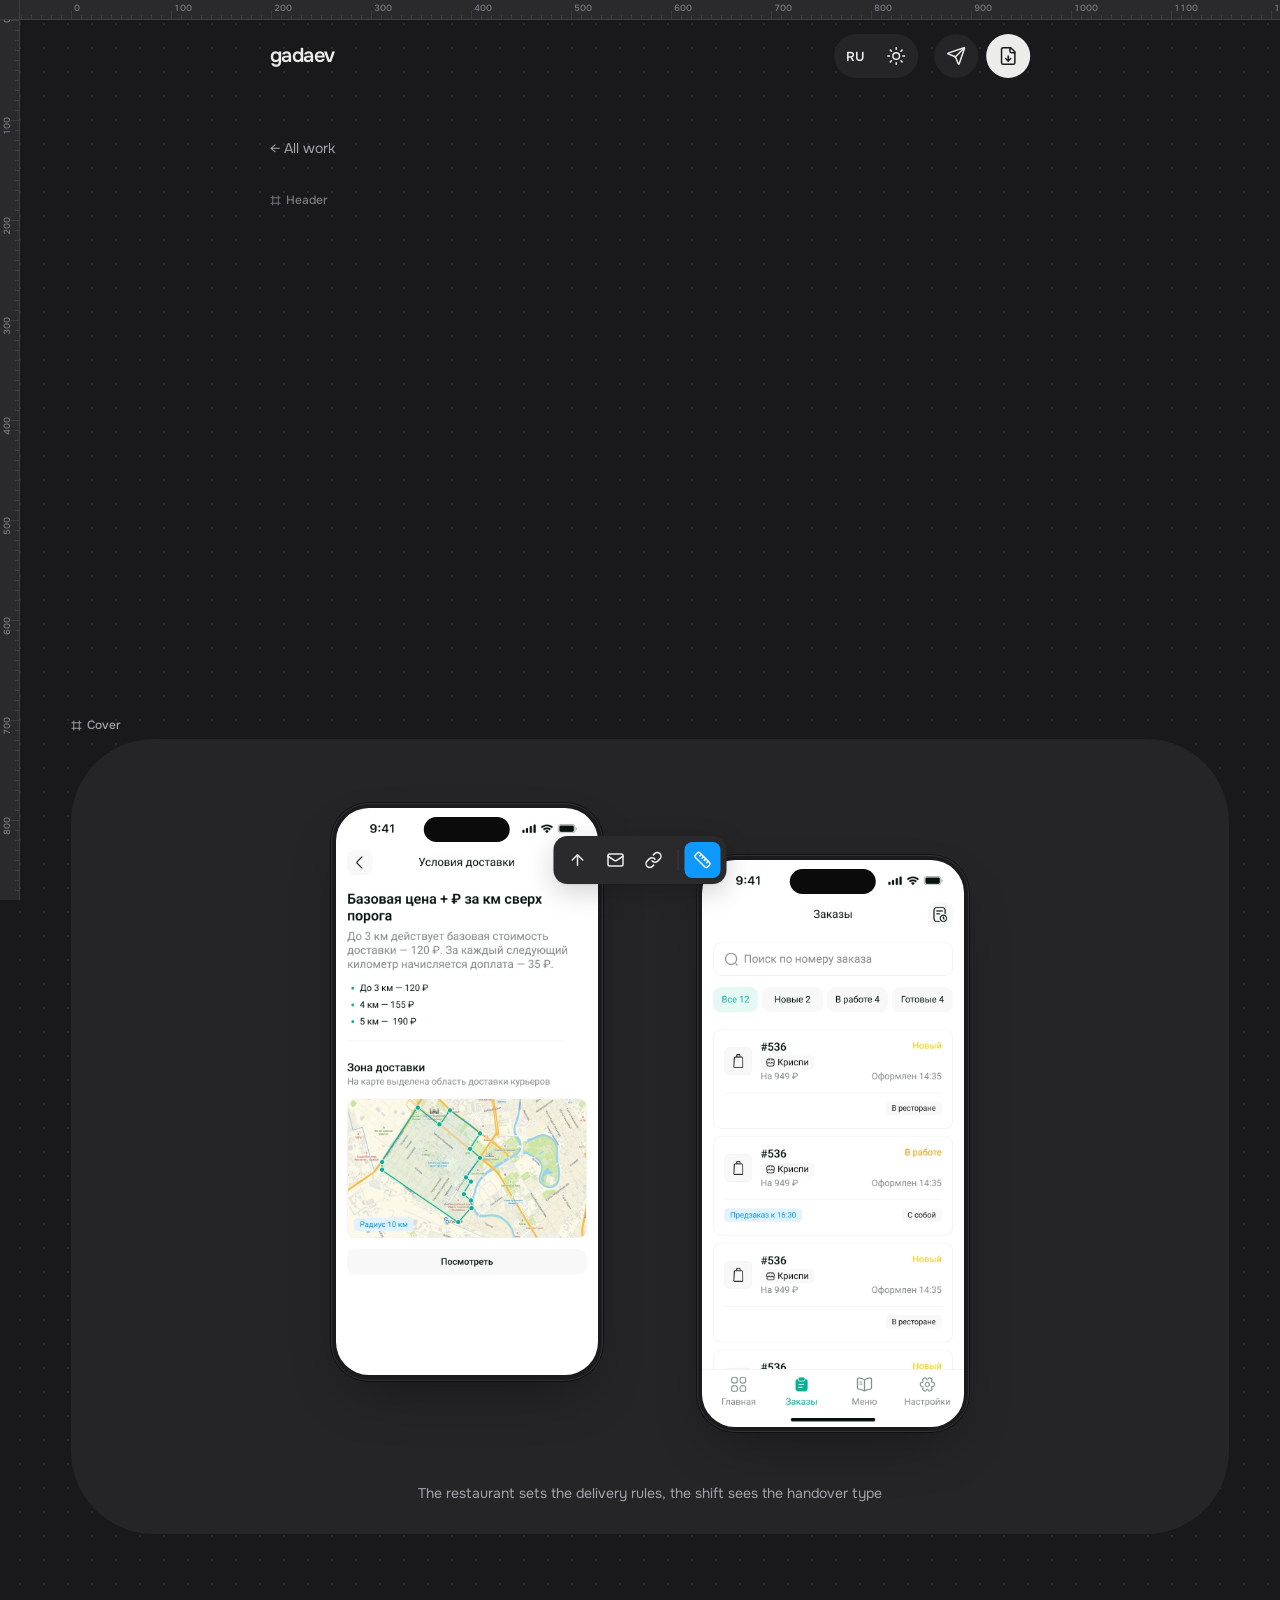
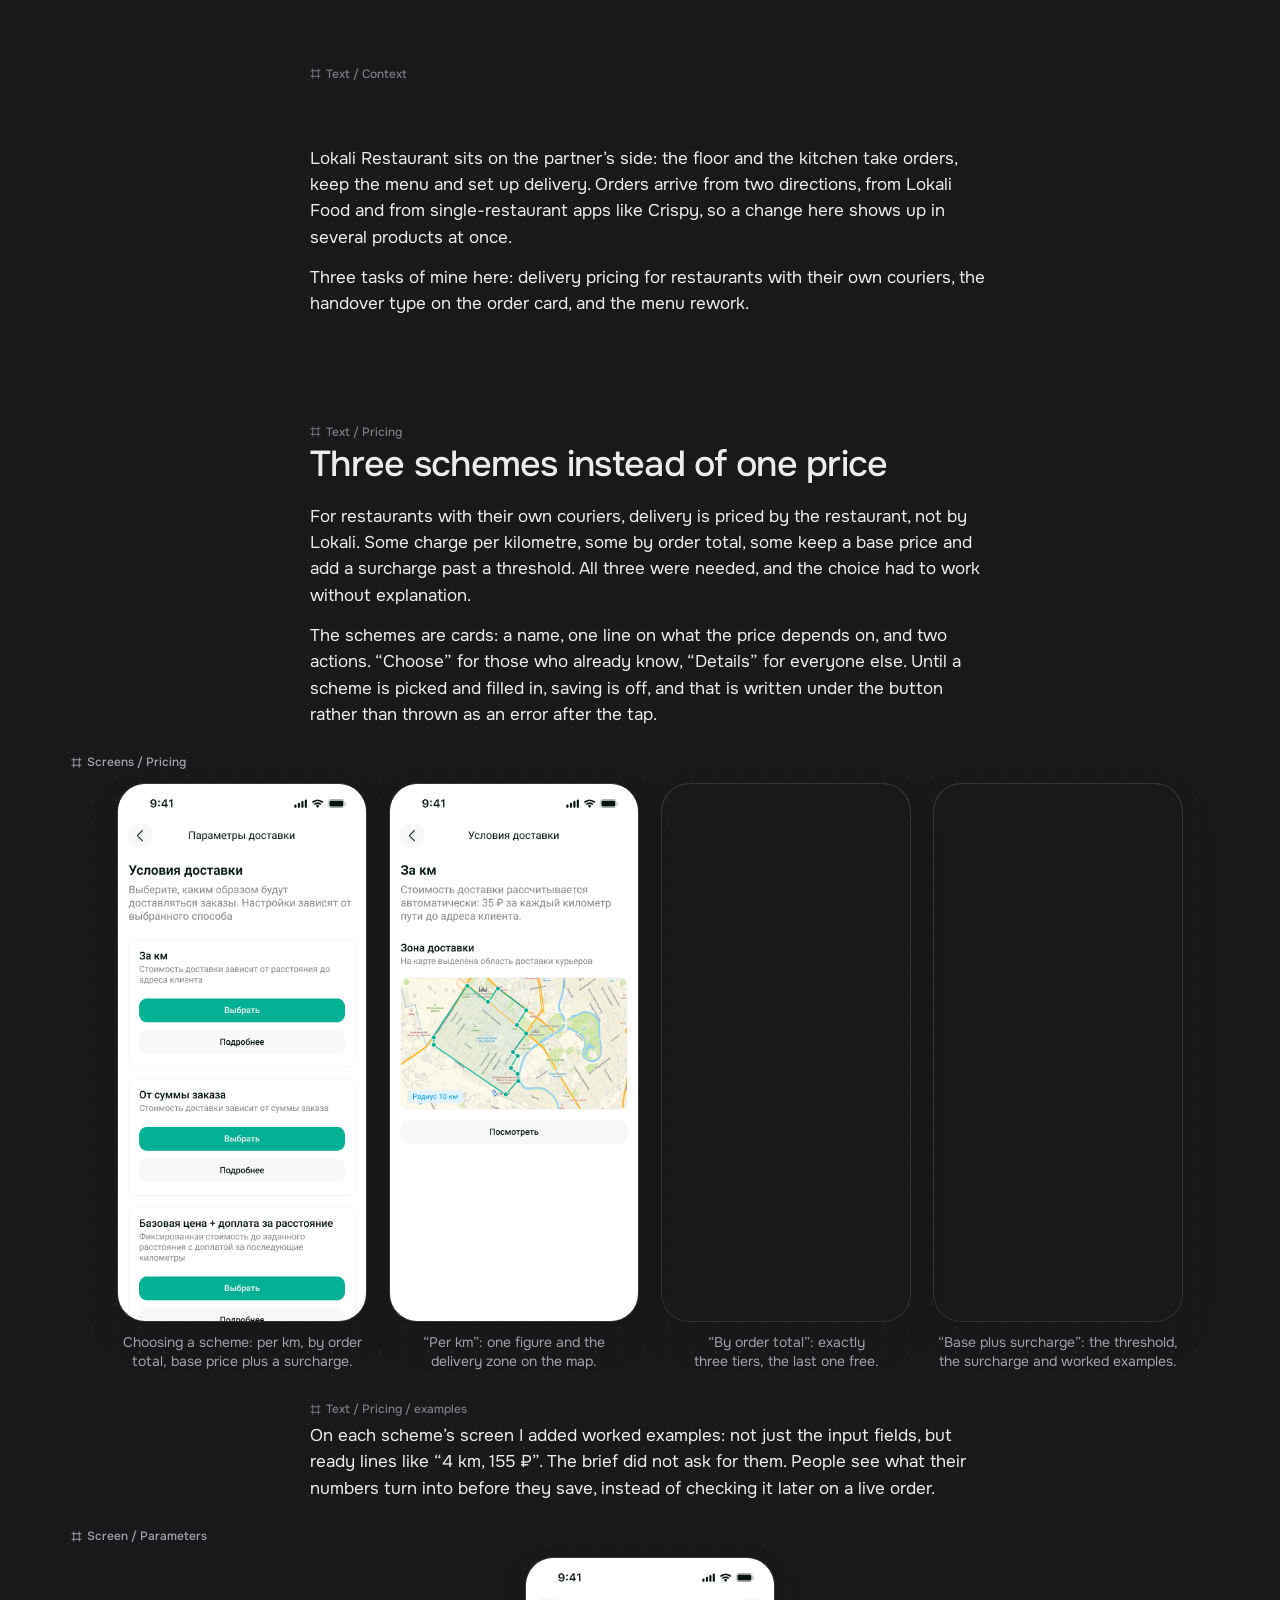
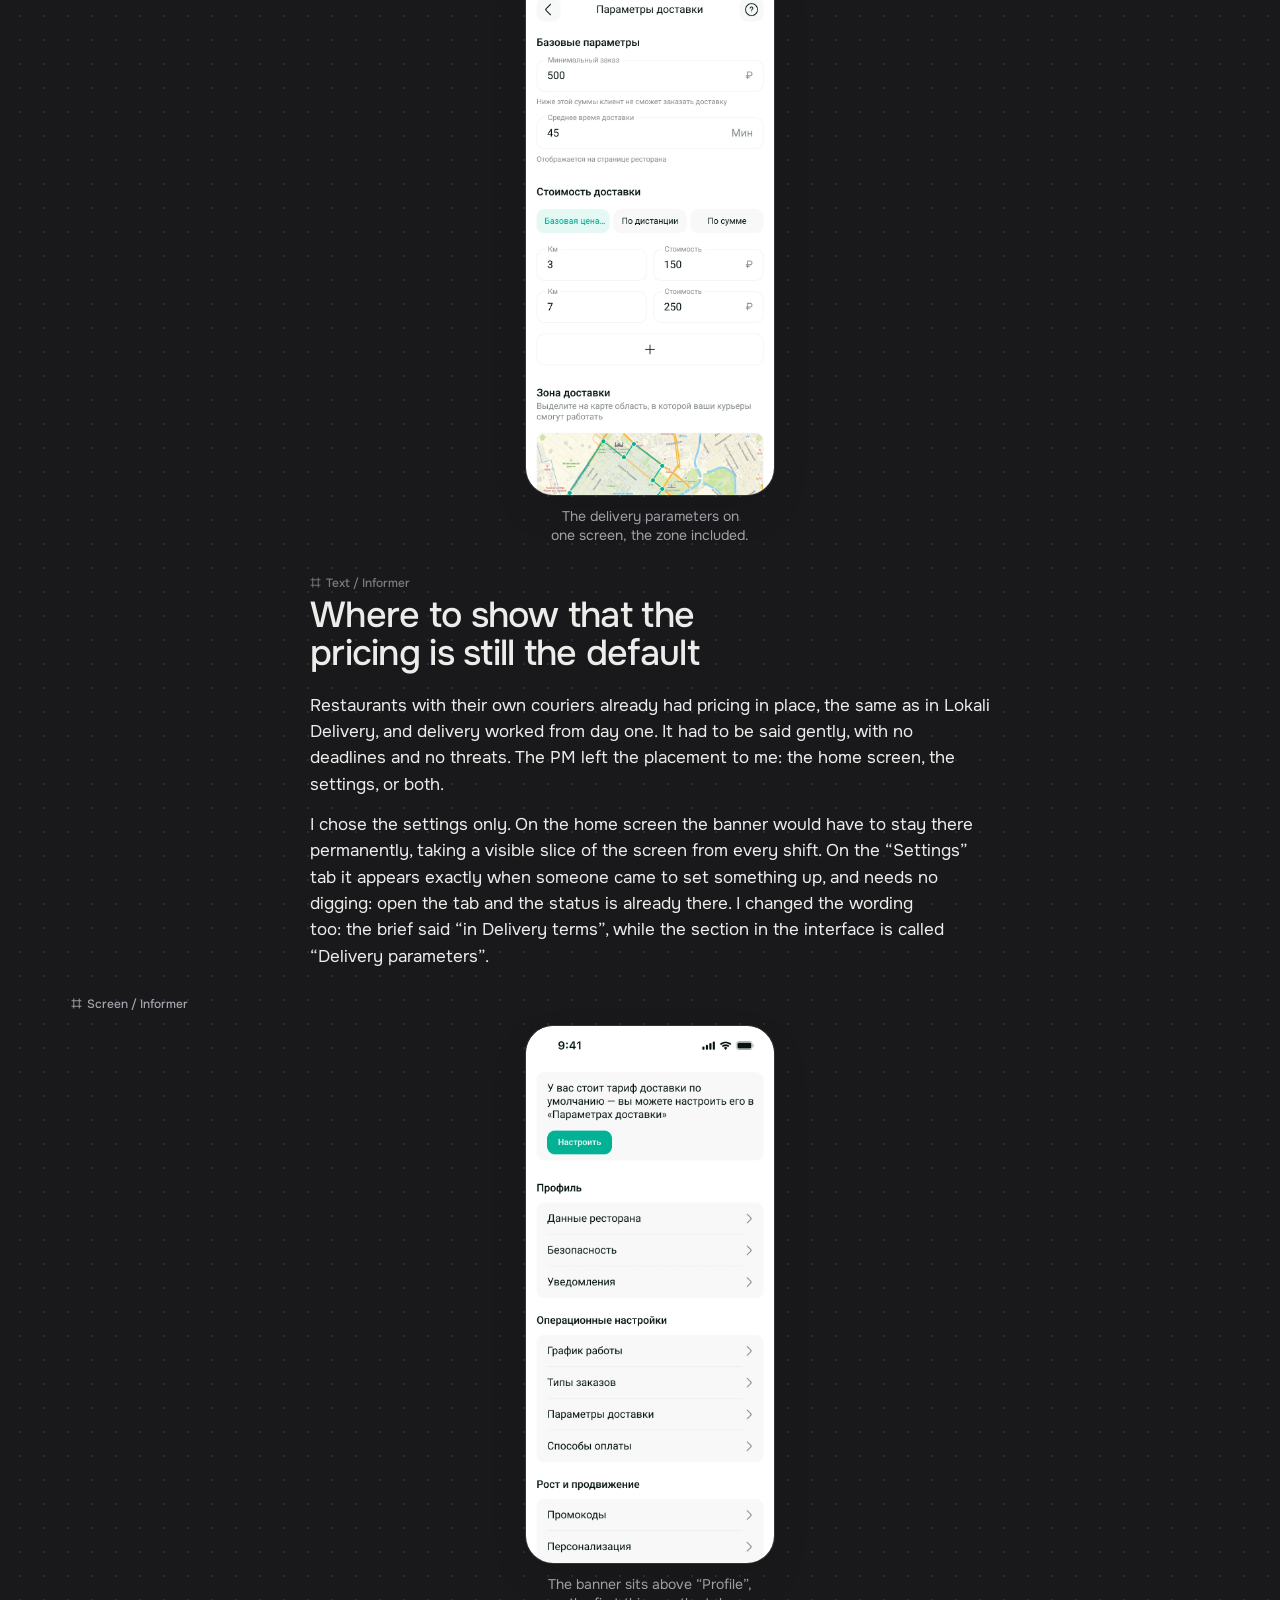
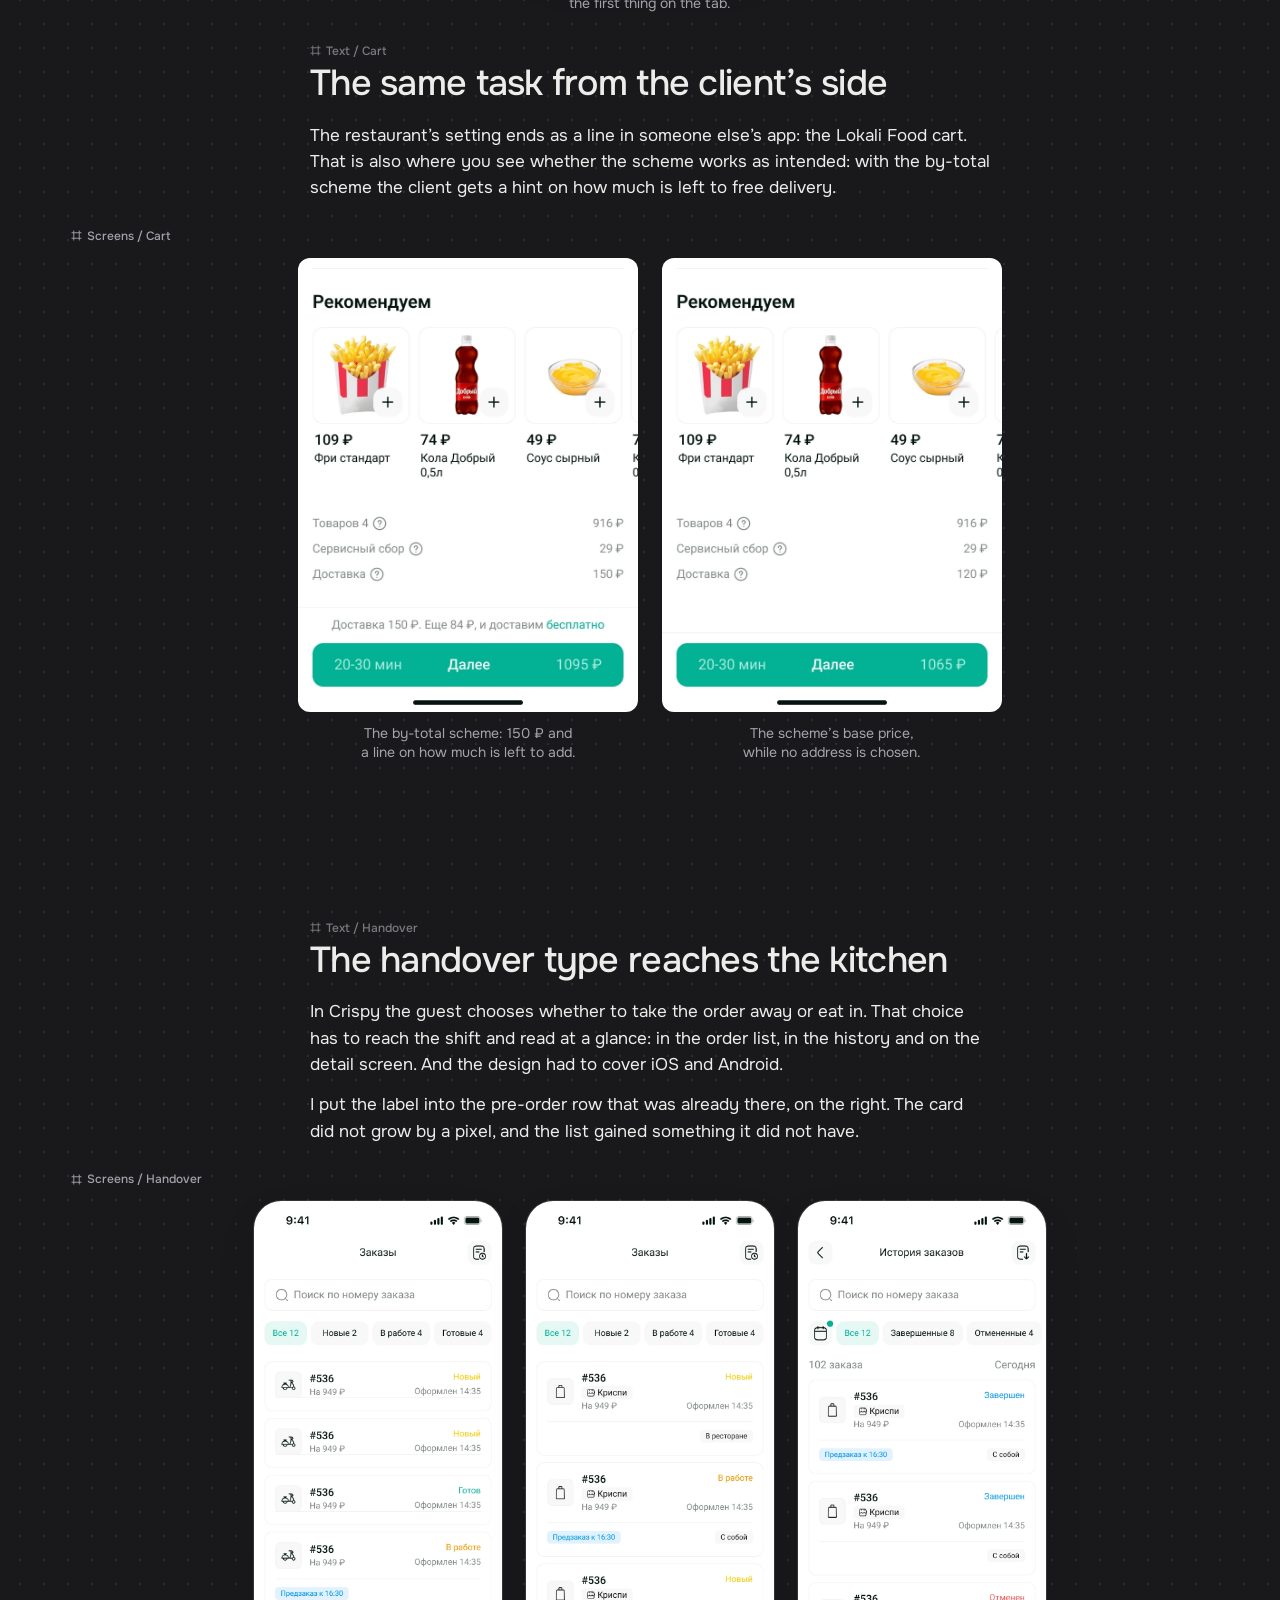
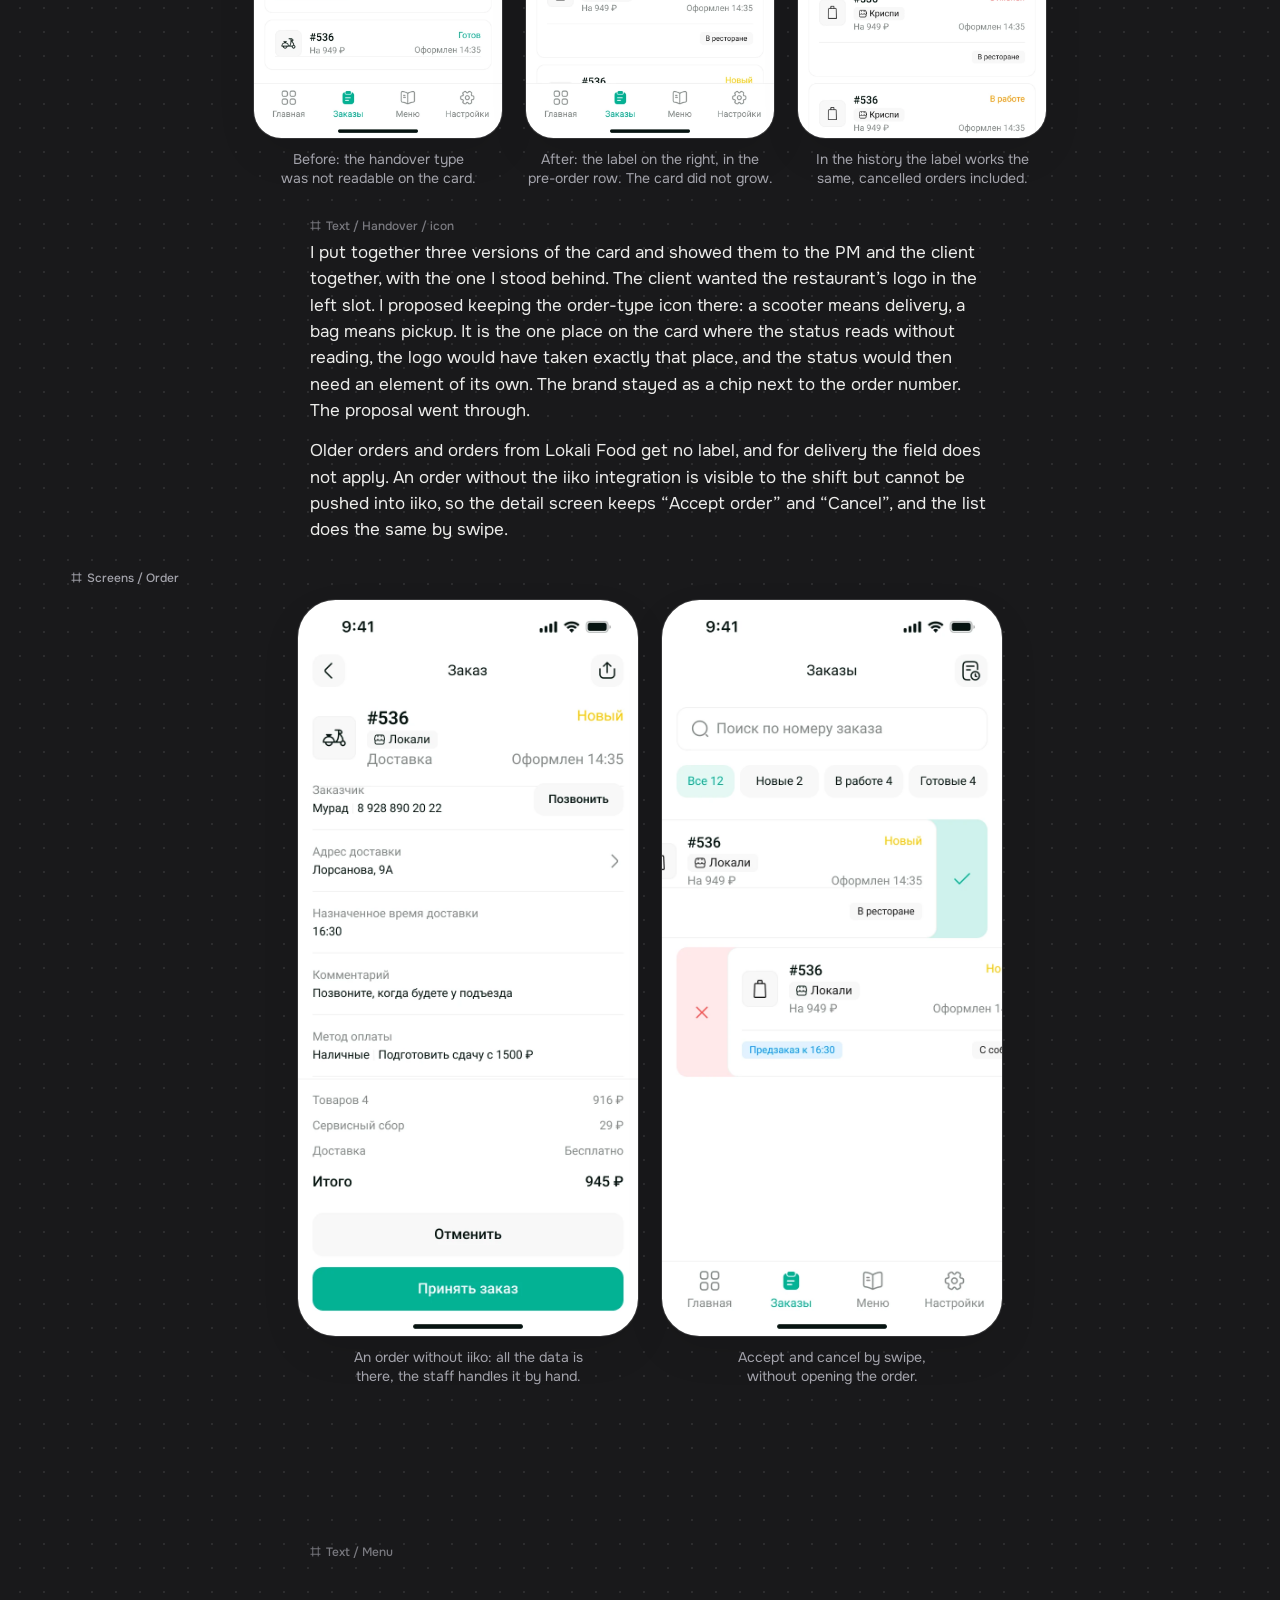
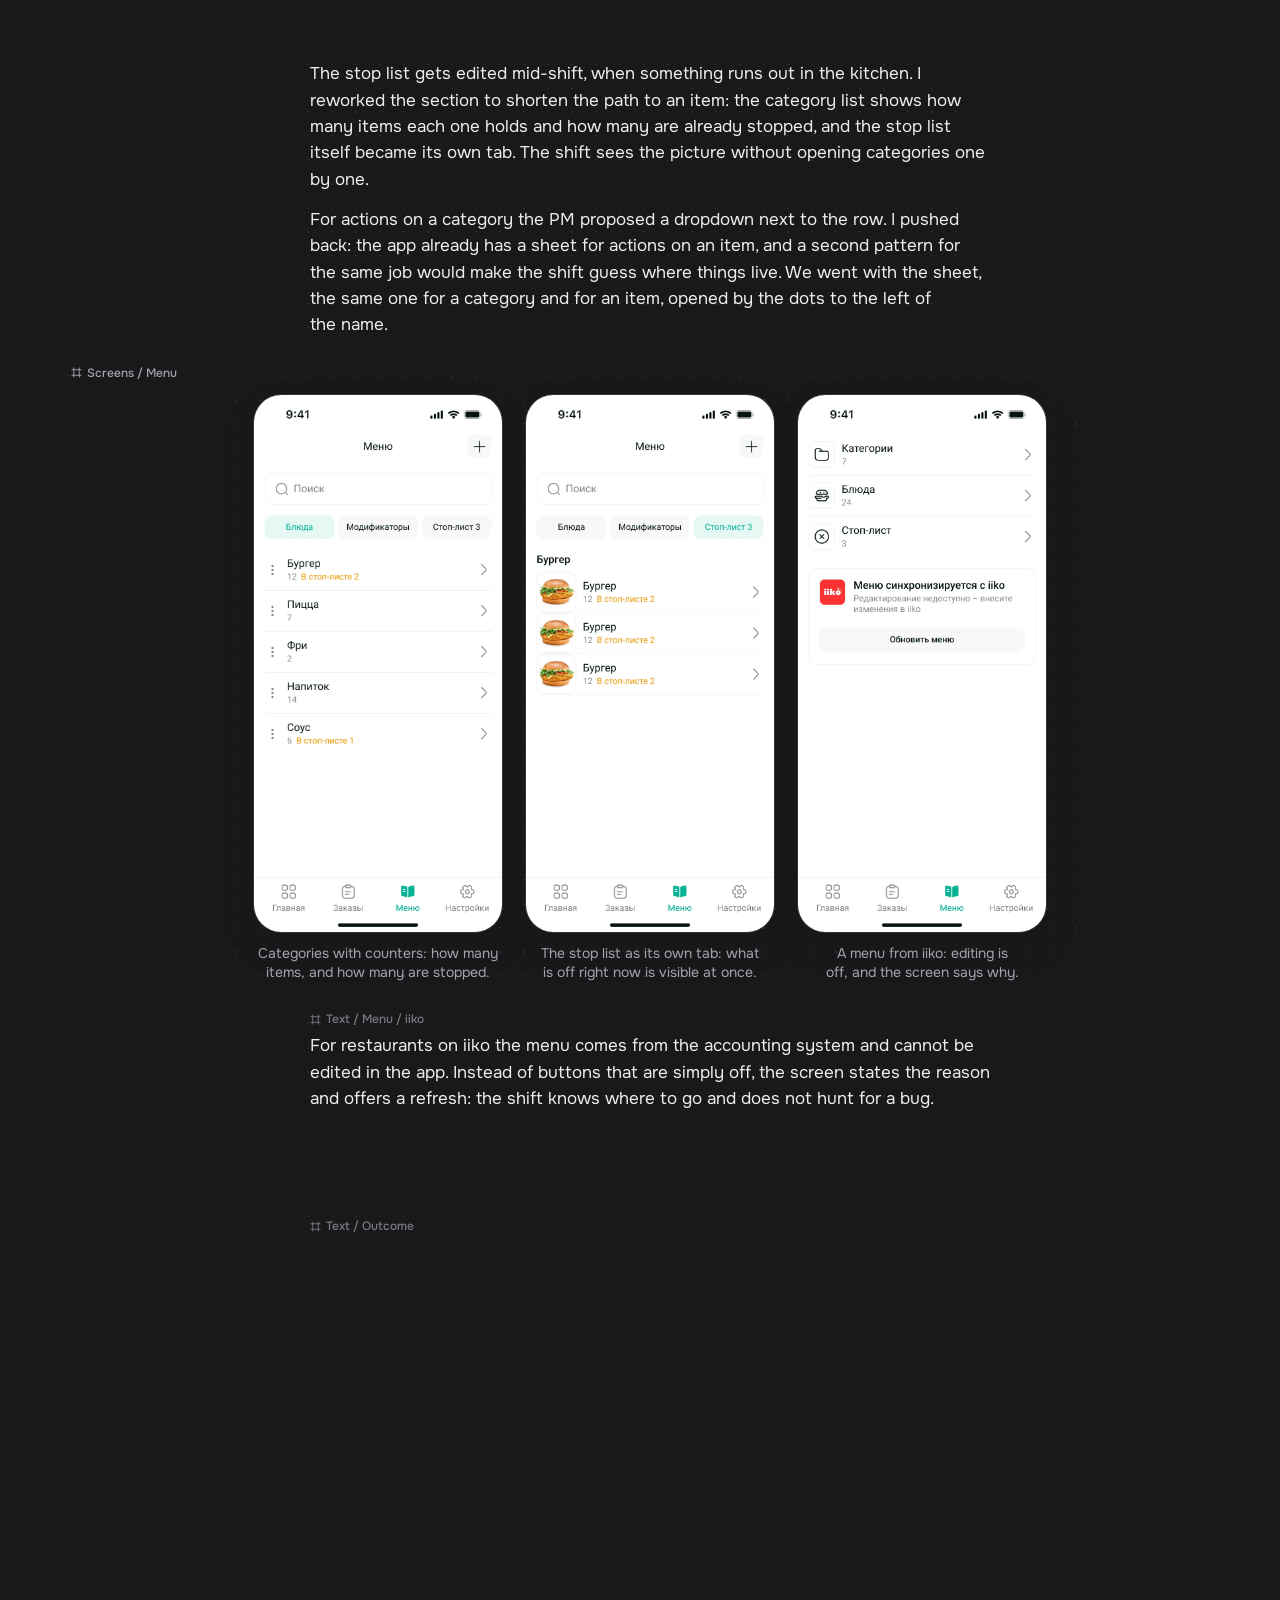
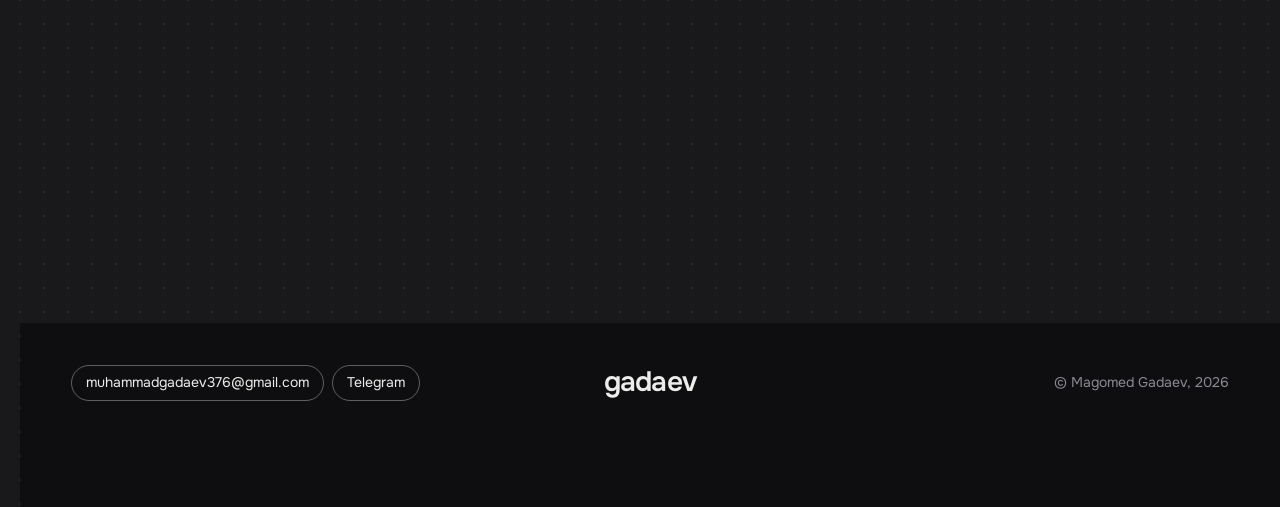
<file: rest/index.html>
<!doctype html>
<html class="fig" lang="ru" data-lang="ru" data-title-ru="Локали Ресторан | Кейс" data-title-en="Lokali Restaurant | Case Study">
<head>
<meta charset="utf-8">
<meta http-equiv="cache-control" content="no-cache">
<meta name="viewport" content="width=device-width, initial-scale=1, viewport-fit=cover">
<title>Локали Ресторан | Кейс</title>
<meta name="description" content="Приложение зала и кухни: три схемы тарифа доставки с пересчётом примерами, информер в настройках, тип выдачи на карточке заказа и меню со стоп-листом.">
<meta name="theme-color" content="#19191B">
<link rel="icon" type="image/svg+xml" href="../favicon.svg">
<link rel="alternate icon" type="image/webp" href="../assets/img/portrait-studio.webp?v=27ec35c5">
<link rel="preload" href="../assets/fonts/onest.woff" as="font" type="font/woff" crossorigin>
<link rel="stylesheet" href="../assets/site.css?v=a4f07699">
<link rel="stylesheet" href="../assets/figma.css?v=4b697b03">
<script>
// Тема и язык до первой отрисовки, чтобы не мигало. Выбор помним в браузере. Тема по умолчанию тёмная, язык — по системе.
(function () {
  var d = document.documentElement, s = {};
  try { s.theme = localStorage.getItem('theme'); s.lang = localStorage.getItem('lang'); } catch (e) {}
  var theme = s.theme || 'dark';
  var lang = s.lang || ((navigator.language || 'ru').slice(0, 2) === 'ru' ? 'ru' : 'en');
  d.dataset.theme = theme; d.dataset.lang = lang; d.lang = lang;
  if (lang === 'en' && d.dataset.titleEn) document.title = d.dataset.titleEn;
  try { if (localStorage.getItem('fig-clean') === '1') d.classList.add('fig-clean'); } catch (e) {}
  d.classList.add('js');
})();
</script>
</head>

<body class="cs cs--rest">
<header class="bar">
  <div class="bar__in">
    <a class="wordmark" href="../index.html">gadaev</a>
    <div class="bar__mid" data-bar-tabs aria-hidden="true"></div>
    <div class="bar__end">
      <div class="bar__settings" role="group" aria-label="Язык и тема / Language and theme">
      <button type="button" class="set-btn set-btn--text" data-toggle-lang aria-label="Switch to English / Переключить на русский"><span lang="ru">EN</span><span lang="en">RU</span></button>
      <button type="button" class="set-btn" data-toggle-theme aria-label="Сменить тему / Toggle theme">
        <svg class="i-moon" viewBox="0 0 24 24" fill="none" stroke="currentColor" stroke-width="1.8" stroke-linecap="round" stroke-linejoin="round" aria-hidden="true"><path d="M12 3a6 6 0 0 0 9 9 9 9 0 1 1-9-9Z"/></svg>
        <svg class="i-sun" viewBox="0 0 24 24" fill="none" stroke="currentColor" stroke-width="1.8" stroke-linecap="round" stroke-linejoin="round" aria-hidden="true"><circle cx="12" cy="12" r="4"/><path d="M12 2v2M12 20v2M4.93 4.93l1.41 1.41M17.66 17.66l1.41 1.41M2 12h2M20 12h2M6.34 17.66l-1.41 1.41M19.07 4.93l-1.41 1.41"/></svg>
      </button>
      </div>
      <a class="icon-btn" href="https://t.me/creaperson" aria-label="Telegram" title="Telegram">
        <svg viewBox="0 0 24 24" fill="none" stroke="currentColor" stroke-width="1.8" stroke-linecap="round" stroke-linejoin="round" aria-hidden="true"><path d="M14.54 21.69a.5.5 0 0 0 .94-.03l6.5-19a.5.5 0 0 0-.64-.63l-19 6.5a.5.5 0 0 0-.02.93l7.93 3.18a2 2 0 0 1 1.11 1.11z"/><path d="m21.85 2.15-10.94 10.94"/></svg>
      </a>
      <a class="icon-btn icon-btn--dark" href="../assets/gadaev-cv.pdf?v=05c456aa" aria-label="Резюме, PDF / CV, PDF" title="CV, PDF">
        <svg viewBox="0 0 24 24" fill="none" stroke="currentColor" stroke-width="1.8" stroke-linecap="round" stroke-linejoin="round" aria-hidden="true"><path d="M15 2H6a2 2 0 0 0-2 2v16a2 2 0 0 0 2 2h12a2 2 0 0 0 2-2V7Z"/><path d="M14 2v4a2 2 0 0 0 2 2h4"/><path d="M12 18v-6"/><path d="m9 15 3 3 3-3"/></svg>
      </a>
    </div>
  </div>
</header>

<main>
  <section class="cs-hero">
    <div class="cs-hero__grid">
      <a class="cs-back" href="../index.html#work"><span lang="ru">← Все работы</span><span lang="en">← All work</span></a>
      <div class="cs-hero__text" data-fig="Header" data-fig-quiet>
        <h1 class="reveal"><span class="cs-name"><span lang="ru">Локали Ресторан</span><span lang="en">Lokali Restaurant</span></span><span class="cs-tail"><span lang="ru">Приложение зала и кухни: тариф доставки, тип выдачи и меню</span><span lang="en">The app for the floor and the kitchen: delivery pricing, handover type and menu</span></span></h1>
        <dl class="facts reveal" style="--d:80ms">
          <div><dt><span lang="ru">Роль</span><span lang="en">Role</span></dt><dd><span lang="ru">Продуктовый дизайнер: тариф доставки целиком, тип выдачи на карточке заказа, переработка меню</span><span lang="en">Product designer: the delivery pricing end to end, the handover type on the order card, the menu rework</span></dd></div>
          <div><dt><span lang="ru">Объём</span><span lang="en">Scope</span></dt><dd><span lang="ru">Условия и параметры доставки, зона, информер, список и деталка заказа, история, меню и стоп-лист, корзина клиента</span><span lang="en">Delivery terms and parameters, the zone, the informer, the order list and detail, history, menu and stop list, the client’s cart</span></dd></div>
          <div><dt><span lang="ru">Платформы</span><span lang="en">Platforms</span></dt><dd><span lang="ru">iOS и Android</span><span lang="en">iOS and Android</span></dd></div>
          <div><dt><span lang="ru">Статус</span><span lang="en">Status</span></dt><dd><a href="https://apps.apple.com/ru/app/id6766522570" target="_blank" rel="noopener"><span lang="ru">В App Store</span><span lang="en">On the App Store</span></a></dd></div>
        </dl>
      </div>
    </div>
    <div class="wrap" data-fig="Cover">
      <div class="cs-cover cs-cover--pair reveal" style="--d:160ms">
        <div class="cs-pair">
          <div class="cs-pair__item"><div class="phone"><div class="phone__screen">
            <img src="../assets/img/rest/cover-tariff.webp?v=f27e156b" width="750" height="1624" alt="Экран «Условия доставки»: базовая цена с доплатой за километр и зона на карте" loading="eager" decoding="async"><span class="phone__island" aria-hidden="true"></span>
          </div></div></div>
          <div class="cs-pair__item"><div class="phone"><div class="phone__screen">
            <img src="../assets/img/rest/orders-after.webp?v=2009fcbc" width="750" height="1624" alt="Список заказов с метками «С собой» и «В ресторане»" loading="eager" decoding="async"><span class="phone__island" aria-hidden="true"></span>
          </div></div></div>
        </div>
        <p class="cs-cover__note"><span lang="ru">Ресторан задаёт правила доставки, смена видит тип выдачи</span><span lang="en">The restaurant sets the delivery rules, the shift sees the handover type</span></p>
      </div>
    </div>
  </section>

  <section class="cs-sec" aria-labelledby="s-context" data-nav="Контекст" data-nav-en="Context">
    <div class="cs-col" data-fig="Text / Context" data-fig-quiet>
      <h2 id="s-context" class="reveal"><span lang="ru">Приложение, в котором работает смена</span><span lang="en">The app a shift works in</span></h2>
      <p class="reveal" lang="ru">Локали Ресторан стоит на стороне партнёра: зал и кухня принимают заказы, ведут меню и настраивают доставку. Заказы приходят с двух сторон, из Локали Еды и из моноаппов вроде Crispy, поэтому правка здесь видна сразу в нескольких продуктах.</p>
      <p class="reveal" lang="en">Lokali Restaurant sits on the partner’s side: the floor and the kitchen take orders, keep the menu and set up delivery. Orders arrive from two directions, from Lokali Food and from single-restaurant apps like Crispy, so a change here shows up in several products at once.</p>
      <p class="reveal" lang="ru">Три мои задачи в нём: тариф доставки для ресторанов со своими курьерами, тип выдачи на карточке заказа и переработка меню.</p>
      <p class="reveal" lang="en">Three tasks of mine here: delivery pricing for restaurants with their own couriers, the handover type on the order card, and the menu rework.</p>
    </div>
  </section>

  <section class="cs-sec" aria-labelledby="s-tariff" data-nav="Тариф" data-nav-en="Pricing">
    <div class="cs-col" data-fig="Text / Pricing" data-fig-quiet>
      <h2 id="s-tariff" class="reveal"><span lang="ru">Три схемы вместо одной цены</span><span lang="en">Three schemes instead of one price</span></h2>
      <p class="reveal" lang="ru">У ресторанов со своими курьерами доставку считает не Локали, а сам ресторан. Кто-то считает за километр, кто-то от суммы заказа, кто-то держит базовую цену и добавляет за расстояние сверх порога. Нужны были все три, и так, чтобы выбор не требовал объяснений.</p>
      <p class="reveal" lang="en">For restaurants with their own couriers, delivery is priced by the restaurant, not by Lokali. Some charge per kilometre, some by order total, some keep a base price and add a surcharge past a threshold. All three were needed, and the choice had to work without explanation.</p>
      <p class="reveal" lang="ru">Схемы собраны карточками: название, строчка о том, от чего зависит цена, и два действия. «Выбрать» для тех, кто уже знает, «Подробнее» для остальных. Пока схема не выбрана и значения не заполнены, сохранить нельзя, и это написано под кнопкой, а не всплывает ошибкой после нажатия.</p>
      <p class="reveal" lang="en">The schemes are cards: a name, one line on what the price depends on, and two actions. “Choose” for those who already know, “Details” for everyone else. Until a scheme is picked and filled in, saving is off, and that is written under the button rather than thrown as an error after the tap.</p>
    </div>
    <div class="cs-wide reveal" data-fig="Screens / Pricing"><div class="gal">
      <figure class="gal__item gal__item--tall" style="--pin-top: 5.908%; --pin-bot: 0"><button class="zoom" type="button" aria-label="Увеличить: Выбор схемы расчёта доставки: три карточки"><span class="shot__scroll"><img src="../assets/img/rest/tariff-chooser.webp?v=b51eae86" width="750" height="1828" alt="Выбор схемы расчёта доставки: три карточки" loading="lazy" decoding="async"></span><span class="shot__pin shot__pin--top"><img src="../assets/img/rest/tariff-chooser.webp?v=b51eae86" width="750" height="1828" alt="" aria-hidden="true" loading="lazy" decoding="async"></span></button><figcaption><span lang="ru">Выбор схемы: за км, от суммы заказа, базовая цена с доплатой.</span><span lang="en">Choosing a scheme: per km, by order total, base price plus a surcharge.</span></figcaption></figure>
      <figure class="gal__item gal__item--tall" style="--pin-top: 5.708%; --pin-bot: 0"><button class="zoom" type="button" aria-label="Увеличить: Схема «За км»: 35 ₽ за километр и зона доставки"><span class="shot__scroll"><img src="../assets/img/rest/tariff-km.webp?v=544658e2" width="750" height="1892" alt="Схема «За км»: 35 ₽ за километр и зона доставки" loading="lazy" decoding="async"></span><span class="shot__pin shot__pin--top"><img src="../assets/img/rest/tariff-km.webp?v=544658e2" width="750" height="1892" alt="" aria-hidden="true" loading="lazy" decoding="async"></span></button><figcaption><span lang="ru">«За км»: одна цифра и зона доставки на карте.</span><span lang="en">“Per km”: one figure and the delivery zone on the map.</span></figcaption></figure>
      <figure class="gal__item gal__item--tall" style="--pin-top: 5.708%; --pin-bot: 0"><button class="zoom" type="button" aria-label="Увеличить: Схема «От суммы заказа»: три ступени"><span class="shot__scroll"><img src="../assets/img/rest/tariff-sum.webp?v=13bf85ba" width="750" height="1892" alt="Схема «От суммы заказа»: три ступени" loading="lazy" decoding="async"></span><span class="shot__pin shot__pin--top"><img src="../assets/img/rest/tariff-sum.webp?v=13bf85ba" width="750" height="1892" alt="" aria-hidden="true" loading="lazy" decoding="async"></span></button><figcaption><span lang="ru">«От суммы заказа»: ровно три ступени, последняя бесплатная.</span><span lang="en">“By order total”: exactly three tiers, the last one free.</span></figcaption></figure>
      <figure class="gal__item gal__item--tall" style="--pin-top: 5.708%; --pin-bot: 0"><button class="zoom" type="button" aria-label="Увеличить: Схема «Базовая цена плюс доплата за километр сверх порога»"><span class="shot__scroll"><img src="../assets/img/rest/tariff-base.webp?v=ffa30c3c" width="750" height="1892" alt="Схема «Базовая цена плюс доплата за километр сверх порога»" loading="lazy" decoding="async"></span><span class="shot__pin shot__pin--top"><img src="../assets/img/rest/tariff-base.webp?v=ffa30c3c" width="750" height="1892" alt="" aria-hidden="true" loading="lazy" decoding="async"></span></button><figcaption><span lang="ru">«Базовая плюс доплата»: порог, доплата и пересчёт примерами.</span><span lang="en">“Base plus surcharge”: the threshold, the surcharge and worked examples.</span></figcaption></figure>
    </div></div>
    <div class="cs-col" data-fig="Text / Pricing / examples" data-fig-quiet>
      <p class="reveal" lang="ru">На экране каждой схемы я добавил пересчёт примерами: не только поля ввода, но и готовые строки вида «4 км, 155 ₽». В ТЗ этого не было. Человек видит, во что превращаются его цифры, до того как сохранит тариф, и не проверяет это потом на живом заказе.</p>
      <p class="reveal" lang="en">On each scheme’s screen I added worked examples: not just the input fields, but ready lines like “4 km, 155 ₽”. The brief did not ask for them. People see what their numbers turn into before they save, instead of checking it later on a live order.</p>
    </div>
    <div class="cs-wide reveal" data-fig="Screen / Parameters"><div class="gal">
      <figure class="gal__item gal__item--tall" style="--pin-top: 5.243%; --pin-bot: 0"><button class="zoom" type="button" aria-label="Увеличить: Параметры доставки: минимальный заказ, время, схема и зона"><span class="shot__scroll"><img src="../assets/img/rest/delivery-params.webp?v=cdc75710" width="750" height="2060" alt="Параметры доставки: минимальный заказ, время, схема и зона" loading="lazy" decoding="async"></span><span class="shot__pin shot__pin--top"><img src="../assets/img/rest/delivery-params.webp?v=cdc75710" width="750" height="2060" alt="" aria-hidden="true" loading="lazy" decoding="async"></span></button><figcaption><span lang="ru">Параметры доставки собраны на одном экране, вместе с зоной.</span><span lang="en">The delivery parameters on one screen, the zone included.</span></figcaption></figure>
    </div></div>
    <div class="cs-col" data-fig="Text / Informer" data-fig-quiet>
      <h2 class="reveal"><span lang="ru">Где показать, что тариф стоит по умолчанию</span><span lang="en">Where to show that the pricing is still the default</span></h2>
      <p class="reveal" lang="ru">У ресторанов со своими курьерами тариф уже стоял, такой же, как в Локали Доставке, и доставка работала с первого дня. Нужно было мягко сказать об этом, без дедлайнов и угроз. Место ПМ оставила за мной: главный экран, настройки или оба.</p>
      <p class="reveal" lang="en">Restaurants with their own couriers already had pricing in place, the same as in Lokali Delivery, and delivery worked from day one. It had to be said gently, with no deadlines and no threats. The PM left the placement to me: the home screen, the settings, or both.</p>
      <p class="reveal" lang="ru">Я выбрал только настройки. На главном баннер пришлось бы держать постоянно, занимая заметный кусок экрана у каждой смены. Во вкладке «Настройки» он попадается ровно тогда, когда человек пришёл что-то настраивать, и не требует идти вглубь: открыл вкладку, статус уже виден. Формулировку я тоже поправил: в ТЗ стояло «в Условиях доставки», а раздел в интерфейсе называется «Параметры доставки».</p>
      <p class="reveal" lang="en">I chose the settings only. On the home screen the banner would have to stay there permanently, taking a visible slice of the screen from every shift. On the “Settings” tab it appears exactly when someone came to set something up, and needs no digging: open the tab and the status is already there. I changed the wording too: the brief said “in Delivery terms”, while the section in the interface is called “Delivery parameters”.</p>
    </div>
    <div class="cs-wide reveal" data-fig="Screen / Informer"><div class="gal">
      <figure class="gal__item gal__item--tall" style="--pin-top: 4.478%; --pin-bot: 0"><button class="zoom" type="button" aria-label="Увеличить: Настройки с баннером о тарифе по умолчанию"><span class="shot__scroll"><img src="../assets/img/rest/informer.webp?v=3e9bd9dd" width="750" height="2412" alt="Настройки с баннером о тарифе по умолчанию" loading="lazy" decoding="async"></span><span class="shot__pin shot__pin--top"><img src="../assets/img/rest/informer.webp?v=3e9bd9dd" width="750" height="2412" alt="" aria-hidden="true" loading="lazy" decoding="async"></span></button><figcaption><span lang="ru">Баннер стоит над «Профилем», первым, что видит человек во вкладке.</span><span lang="en">The banner sits above “Profile”, the first thing on the tab.</span></figcaption></figure>
    </div></div>
    <div class="cs-col" data-fig="Text / Cart" data-fig-quiet>
      <h2 class="reveal"><span lang="ru">Та же задача со стороны клиента</span><span lang="en">The same task from the client’s side</span></h2>
      <p class="reveal" lang="ru">Настройка ресторана заканчивается строкой в чужом приложении: в корзине Локали Еды. Там же видно, работает ли схема так, как её задумали: при схеме от суммы заказа клиент получает подсказку, сколько осталось добрать до бесплатной доставки.</p>
      <p class="reveal" lang="en">The restaurant’s setting ends as a line in someone else’s app: the Lokali Food cart. That is also where you see whether the scheme works as intended: with the by-total scheme the client gets a hint on how much is left to free delivery.</p>
    </div>
    <div class="cs-wide reveal" data-fig="Screens / Cart"><div class="gal gal--pair">
      <figure class="gal__item gal__item--raw"><button class="zoom" type="button" aria-label="Увеличить: Низ корзины: доставка 150 ₽ и подсказка о бесплатной доставке"><img src="../assets/img/rest/cart-calc-total.webp?v=64d4fc1d" width="750" height="1002" alt="Низ корзины: доставка 150 ₽ и подсказка о бесплатной доставке" loading="lazy" decoding="async"></button><figcaption><span lang="ru">Схема от суммы: 150 ₽ и строка о том, сколько осталось добрать.</span><span lang="en">The by-total scheme: 150 ₽ and a line on how much is left to add.</span></figcaption></figure>
      <figure class="gal__item gal__item--raw"><button class="zoom" type="button" aria-label="Увеличить: Низ корзины: базовая стоимость доставки 120 ₽"><img src="../assets/img/rest/cart-noaddr-total.webp?v=9aab717f" width="750" height="1002" alt="Низ корзины: базовая стоимость доставки 120 ₽" loading="lazy" decoding="async"></button><figcaption><span lang="ru">Базовая стоимость тарифа, пока адрес не выбран.</span><span lang="en">The scheme’s base price, while no address is chosen.</span></figcaption></figure>
    </div></div>
  </section>

  <section class="cs-sec" aria-labelledby="s-pickup" data-nav="Тип выдачи" data-nav-en="Handover">
    <div class="cs-col" data-fig="Text / Handover" data-fig-quiet>
      <h2 id="s-pickup" class="reveal"><span lang="ru">Тип выдачи доезжает до кухни</span><span lang="en">The handover type reaches the kitchen</span></h2>
      <p class="reveal" lang="ru">В Crispy гость выбирает, заберёт он заказ с собой или сядет в зале. Этот выбор должен доехать до смены и читаться с одного взгляда: в списке заказов, в истории и на деталке. Макет при этом обязан покрывать iOS и Android.</p>
      <p class="reveal" lang="en">In Crispy the guest chooses whether to take the order away or eat in. That choice has to reach the shift and read at a glance: in the order list, in the history and on the detail screen. And the design had to cover iOS and Android.</p>
      <p class="reveal" lang="ru">Метку я положил в уже существующую строку предзаказа, справа. Карточка не выросла ни на пиксель, а в списке появилось то, чего там не было.</p>
      <p class="reveal" lang="en">I put the label into the pre-order row that was already there, on the right. The card did not grow by a pixel, and the list gained something it did not have.</p>
    </div>
    <div class="cs-wide reveal" data-fig="Screens / Handover"><div class="gal">
      <figure class="gal__item"><button class="zoom" type="button" aria-label="Увеличить: Список заказов до правки: иконки без меток типа выдачи"><img src="../assets/img/rest/orders-before.webp?v=84884728" width="750" height="1624" alt="Список заказов до правки: иконки без меток типа выдачи" loading="lazy" decoding="async"></button><figcaption><span lang="ru">Было: тип выдачи на карточке не читался.</span><span lang="en">Before: the handover type was not readable on the card.</span></figcaption></figure>
      <figure class="gal__item"><button class="zoom" type="button" aria-label="Увеличить: Список заказов с метками «С собой» и «В ресторане»"><img src="../assets/img/rest/orders-after.webp?v=2009fcbc" width="750" height="1624" alt="Список заказов с метками «С собой» и «В ресторане»" loading="lazy" decoding="async"></button><figcaption><span lang="ru">Стало: метка справа, в строке предзаказа. Карточка не выросла.</span><span lang="en">After: the label on the right, in the pre-order row. The card did not grow.</span></figcaption></figure>
      <figure class="gal__item"><button class="zoom" type="button" aria-label="Увеличить: История заказов с метками типа выдачи"><img src="../assets/img/rest/history-after.webp?v=e292a043" width="750" height="1624" alt="История заказов с метками типа выдачи" loading="lazy" decoding="async"></button><figcaption><span lang="ru">В истории метка работает так же, включая отменённые заказы.</span><span lang="en">In the history the label works the same, cancelled orders included.</span></figcaption></figure>
    </div></div>
    <div class="cs-col" data-fig="Text / Handover / icon" data-fig-quiet>
      <p class="reveal" lang="ru">Вариантов карточки я собрал три и показал их ПМ и заказчику вместе, с тем вариантом, который считал верным. Заказчик хотел видеть в левом слоте логотип ресторана. Я предложил оставить там иконку типа заказа: скутер значит доставку, пакет значит самовывоз. Это единственное место на карточке, где статус читается без чтения, и логотип занял бы именно его, а статус пришлось бы добавлять отдельным элементом. Бренд остался чипом рядом с номером заказа. Решение приняли.</p>
      <p class="reveal" lang="en">I put together three versions of the card and showed them to the PM and the client together, with the one I stood behind. The client wanted the restaurant’s logo in the left slot. I proposed keeping the order-type icon there: a scooter means delivery, a bag means pickup. It is the one place on the card where the status reads without reading, the logo would have taken exactly that place, and the status would then need an element of its own. The brand stayed as a chip next to the order number. The proposal went through.</p>
      <p class="reveal" lang="ru">Старые заказы и заказы из Локали Еды метку не получают, для доставки поле не применяется. Заказ без интеграции с iiko смена видит, но провести его в iiko не может, поэтому на деталке остаются «Принять заказ» и «Отменить», а из списка то же самое делается свайпом.</p>
      <p class="reveal" lang="en">Older orders and orders from Lokali Food get no label, and for delivery the field does not apply. An order without the iiko integration is visible to the shift but cannot be pushed into iiko, so the detail screen keeps “Accept order” and “Cancel”, and the list does the same by swipe.</p>
    </div>
    <div class="cs-wide reveal" data-fig="Screens / Order"><div class="gal gal--pair">
      <figure class="gal__item"><button class="zoom" type="button" aria-label="Увеличить: Детальный экран заказа без интеграции с iiko"><img src="../assets/img/rest/order-no-iiko.webp?v=a9a9b697" width="750" height="1624" alt="Детальный экран заказа без интеграции с iiko" loading="lazy" decoding="async"></button><figcaption><span lang="ru">Заказ без iiko: все данные на месте, провести его нужно руками.</span><span lang="en">An order without iiko: all the data is there, the staff handles it by hand.</span></figcaption></figure>
      <figure class="gal__item"><button class="zoom" type="button" aria-label="Увеличить: Свайп по карточке заказа: принять и отменить"><img src="../assets/img/rest/swipe.webp?v=b6bd5b99" width="750" height="1624" alt="Свайп по карточке заказа: принять и отменить" loading="lazy" decoding="async"></button><figcaption><span lang="ru">Принять и отменить можно свайпом, не открывая заказ.</span><span lang="en">Accept and cancel by swipe, without opening the order.</span></figcaption></figure>
    </div></div>
  </section>

  <section class="cs-sec" aria-labelledby="s-menu" data-nav="Меню" data-nav-en="Menu">
    <div class="cs-col" data-fig="Text / Menu" data-fig-quiet>
      <h2 id="s-menu" class="reveal"><span lang="ru">Меню и стоп-лист без лишних переходов</span><span lang="en">The menu and the stop list without extra screens</span></h2>
      <p class="reveal" lang="ru">Стоп-лист правят в разгар смены, когда что-то кончилось на кухне. Я переделал раздел так, чтобы путь до позиции стал короче: в списке категорий сразу видно, сколько в каждой позиций и сколько из них уже в стопе, а сам стоп-лист вынесен отдельной вкладкой. Смена видит картину, не открывая категории по одной.</p>
      <p class="reveal" lang="en">The stop list gets edited mid-shift, when something runs out in the kitchen. I reworked the section to shorten the path to an item: the category list shows how many items each one holds and how many are already stopped, and the stop list itself became its own tab. The shift sees the picture without opening categories one by one.</p>
      <p class="reveal" lang="ru">Для действий над категорией ПМ предлагала выпадающее меню рядом со строкой. Я возразил: в приложении уже есть шторка для действий над позицией, и второй паттерн для той же работы заставит смену гадать, где что лежит. Сделали шторку, одинаковую для категории и для позиции, она открывается по точкам слева от названия.</p>
      <p class="reveal" lang="en">For actions on a category the PM proposed a dropdown next to the row. I pushed back: the app already has a sheet for actions on an item, and a second pattern for the same job would make the shift guess where things live. We went with the sheet, the same one for a category and for an item, opened by the dots to the left of the name.</p>
    </div>
    <div class="cs-wide reveal" data-fig="Screens / Menu"><div class="gal">
      <figure class="gal__item"><button class="zoom" type="button" aria-label="Увеличить: Меню: список категорий со счётчиками и позициями в стоп-листе"><img src="../assets/img/rest/menu-collapsed.webp?v=aa6d2094" width="750" height="1624" alt="Меню: список категорий со счётчиками и позициями в стоп-листе" loading="lazy" decoding="async"></button><figcaption><span lang="ru">Категории со счётчиками: сколько позиций и сколько из них в стопе.</span><span lang="en">Categories with counters: how many items, and how many are stopped.</span></figcaption></figure>
      <figure class="gal__item"><button class="zoom" type="button" aria-label="Увеличить: Вкладка «Стоп-лист» с позициями"><img src="../assets/img/rest/menu-expanded.webp?v=38bd7d07" width="750" height="1624" alt="Вкладка «Стоп-лист» с позициями" loading="lazy" decoding="async"></button><figcaption><span lang="ru">Стоп-лист вынесен вкладкой: что сейчас выключено, видно сразу.</span><span lang="en">The stop list as its own tab: what is off right now is visible at once.</span></figcaption></figure>
      <figure class="gal__item"><button class="zoom" type="button" aria-label="Увеличить: Меню, синхронизированное с iiko: редактирование выключено"><img src="../assets/img/rest/menu-iiko.webp?v=804a1339" width="750" height="1624" alt="Меню, синхронизированное с iiko: редактирование выключено" loading="lazy" decoding="async"></button><figcaption><span lang="ru">Меню из iiko: редактирование выключено, и на экране написано почему.</span><span lang="en">A menu from iiko: editing is off, and the screen says why.</span></figcaption></figure>
    </div></div>
    <div class="cs-col" data-fig="Text / Menu / iiko" data-fig-quiet>
      <p class="reveal" lang="ru">У ресторанов на iiko меню приезжает из учётной системы, и править его в приложении нельзя. Вместо выключенных без объяснений кнопок на экране стоит прямая причина и кнопка обновления: смена понимает, куда идти, и не ищет поломку.</p>
      <p class="reveal" lang="en">For restaurants on iiko the menu comes from the accounting system and cannot be edited in the app. Instead of buttons that are simply off, the screen states the reason and offers a refresh: the shift knows where to go and does not hunt for a bug.</p>
    </div>
  </section>

  <section class="cs-sec" aria-labelledby="s-result" data-nav="Итоги" data-nav-en="Outcome">
    <div class="cs-col" data-fig="Text / Outcome" data-fig-quiet>
      <h2 id="s-result" class="reveal"><span lang="ru">Что из этого складывается</span><span lang="en">What this adds up to</span></h2>
      <p class="reveal" lang="ru">Тариф доставки, закрывающий три способа считать и показывающий результат до сохранения; информер, поставленный туда, где его ищут; тип выдачи, доезжающий от гостя до кухни без роста карточки; меню, где действия над категорией и позицией живут в одном паттерне.</p>
      <p class="reveal" lang="en">Delivery pricing that covers three ways of charging and shows the result before saving; an informer placed where people look for it; a handover type that travels from the guest to the kitchen without growing the card; a menu where actions on a category and on an item live in one pattern.</p>
      <p class="reveal" lang="ru">Приложение работает в App Store, тариф и тип выдачи ушли в прод.</p>
      <p class="reveal" lang="en">The app is live on the App Store, and both the pricing and the handover type shipped.</p>
    </div>
  </section>

  <nav class="cs-next" aria-labelledby="s-next">
    <div class="wrap">
      <h2 id="s-next" class="cs-next__title reveal"><span lang="ru">Другие кейсы</span><span lang="en">Other cases</span></h2>
      <div class="cs-next__row reveal">
        <a href="../crispy/index.html" style="--c: 237 28 36">
          <span class="nx__meta"><b>Crispy</b><i><span lang="ru">Моноапп партнёрского ресторана на движке «Локали»</span><span lang="en">A single-restaurant app built on the Lokali engine</span></i><span class="nx__tags"><em><span lang="ru">В App Store</span><span lang="en">On the App Store</span></em><em>2025–2026</em></span></span>
          <span class="nx__half"><img src="../assets/img/next/crispy.webp?v=c3423a87" width="750" height="880" alt="" loading="lazy" decoding="async"></span>
        </a>
        <a href="../delivery/index.html" style="--c: 20 184 166">
          <span class="nx__meta"><b><span lang="ru">Локали Доставка</span><span lang="en">Lokali Delivery</span></b><i><span lang="ru">Редизайн до релиза и статус заказа на экране блокировки</span><span lang="en">Redesign through to release and order status on the lock screen</span></i><span class="nx__tags"><em><span lang="ru">В App Store</span><span lang="en">On the App Store</span></em><em>2025–2026</em></span></span>
          <span class="nx__half"><img src="../assets/img/next/delivery.webp?v=5f27ae8e" width="750" height="880" alt="" loading="lazy" decoding="async"></span>
        </a>
        <a href="../taxi/index.html" style="--c: 255 196 0">
          <span class="nx__meta"><b><span lang="ru">Локали Такси</span><span lang="en">Lokali Taxi</span></b><i><span lang="ru">Два приложения с нуля: для пассажира и для водителя</span><span lang="en">Two apps from scratch: for passengers and for drivers</span></i><span class="nx__tags"><em><span lang="ru">Пре-релиз</span><span lang="en">Pre-release</span></em><em>2025–2026</em></span></span>
          <span class="nx__half"><img src="../assets/img/next/taxi.webp?v=78101285" width="750" height="880" alt="" loading="lazy" decoding="async"></span>
        </a>
      </div>
    </div>
  </nav>
</main>
<footer class="foot">
  <div class="wrap foot__in">
    <div class="foot__links">
      <a class="foot__pill" href="mailto:muhammadgadaev376@gmail.com">muhammadgadaev376@gmail.com</a>
      <a class="foot__pill" href="https://t.me/creaperson">Telegram</a>
    </div>
    <a class="foot__mark" href="../index.html">gadaev</a>
    <p class="foot__copy">© <span lang="ru">Магомед Гадаев</span><span lang="en">Magomed Gadaev</span>, 2026</p>
  </div>
</footer>
<script src="../assets/site.js?v=2742a618" defer></script>
<script src="../assets/figma.js?v=7d42030b" defer></script>
</body>
</html>
</file>
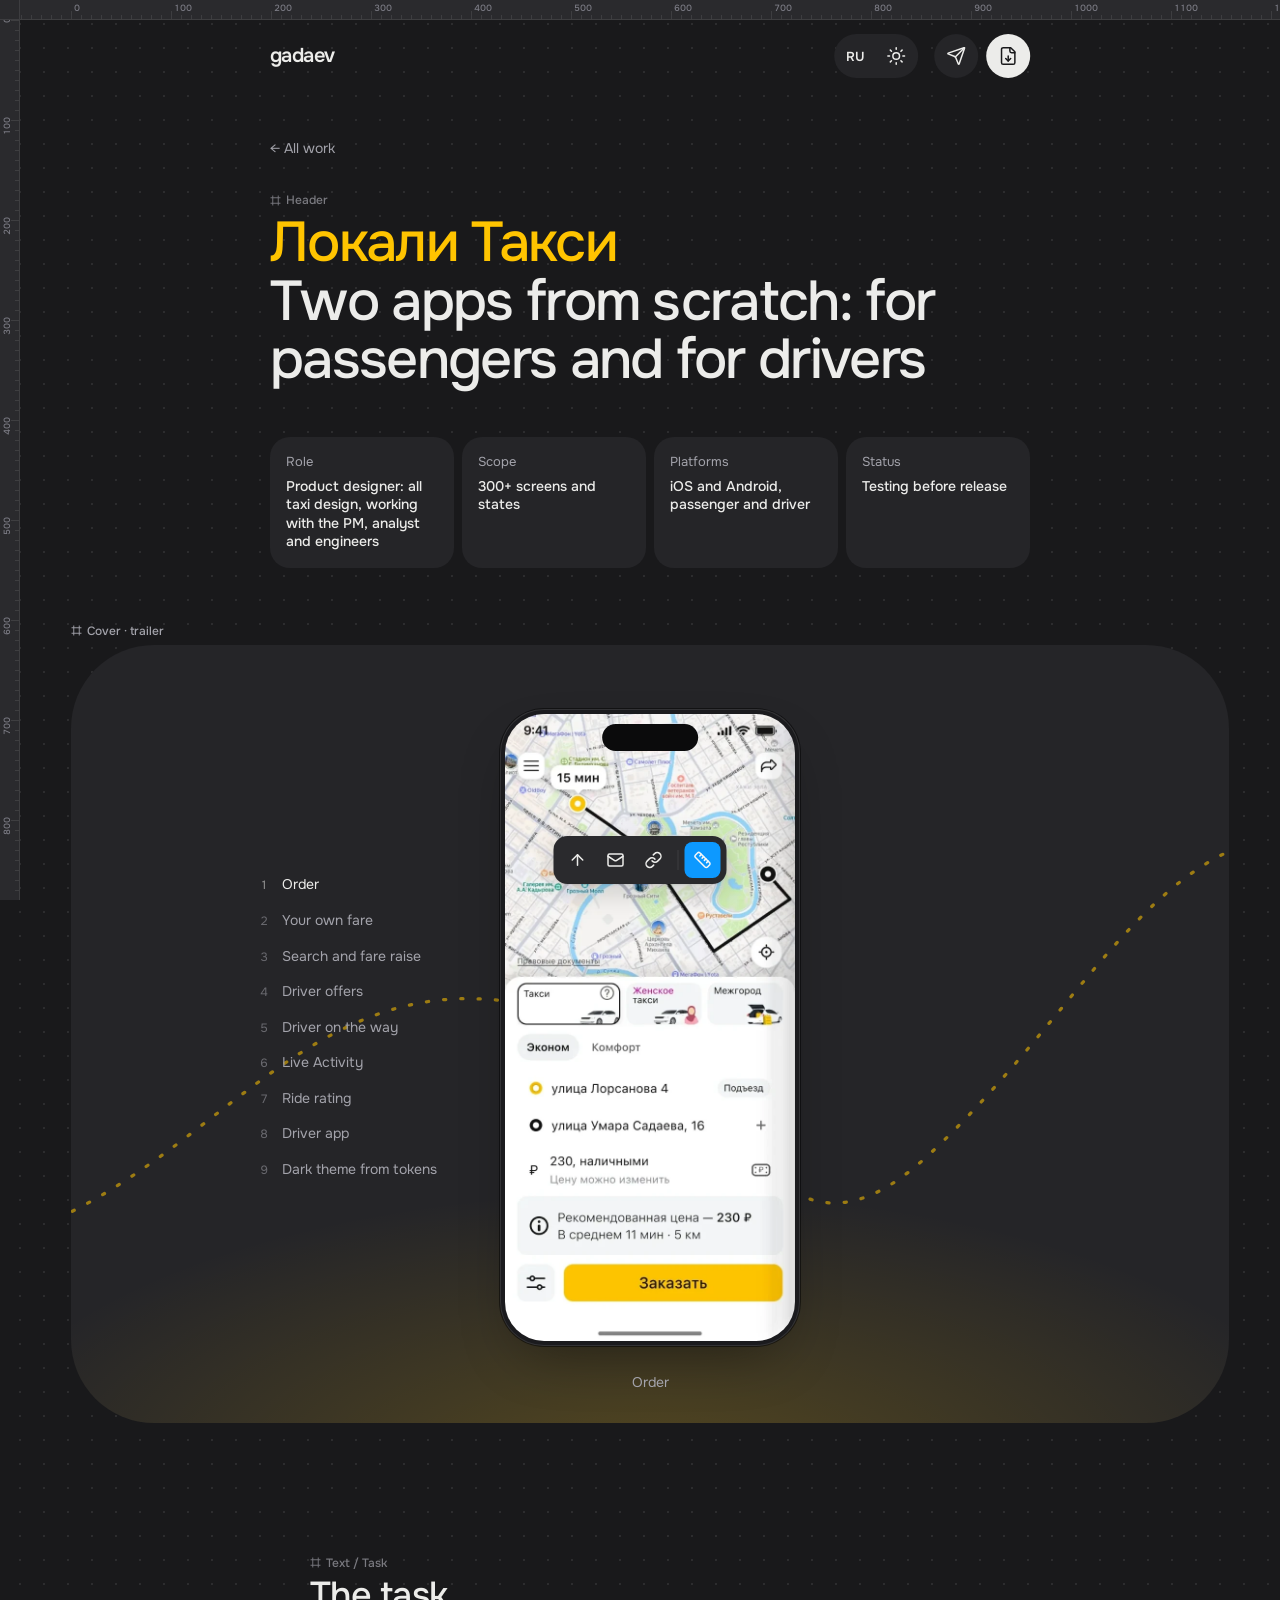
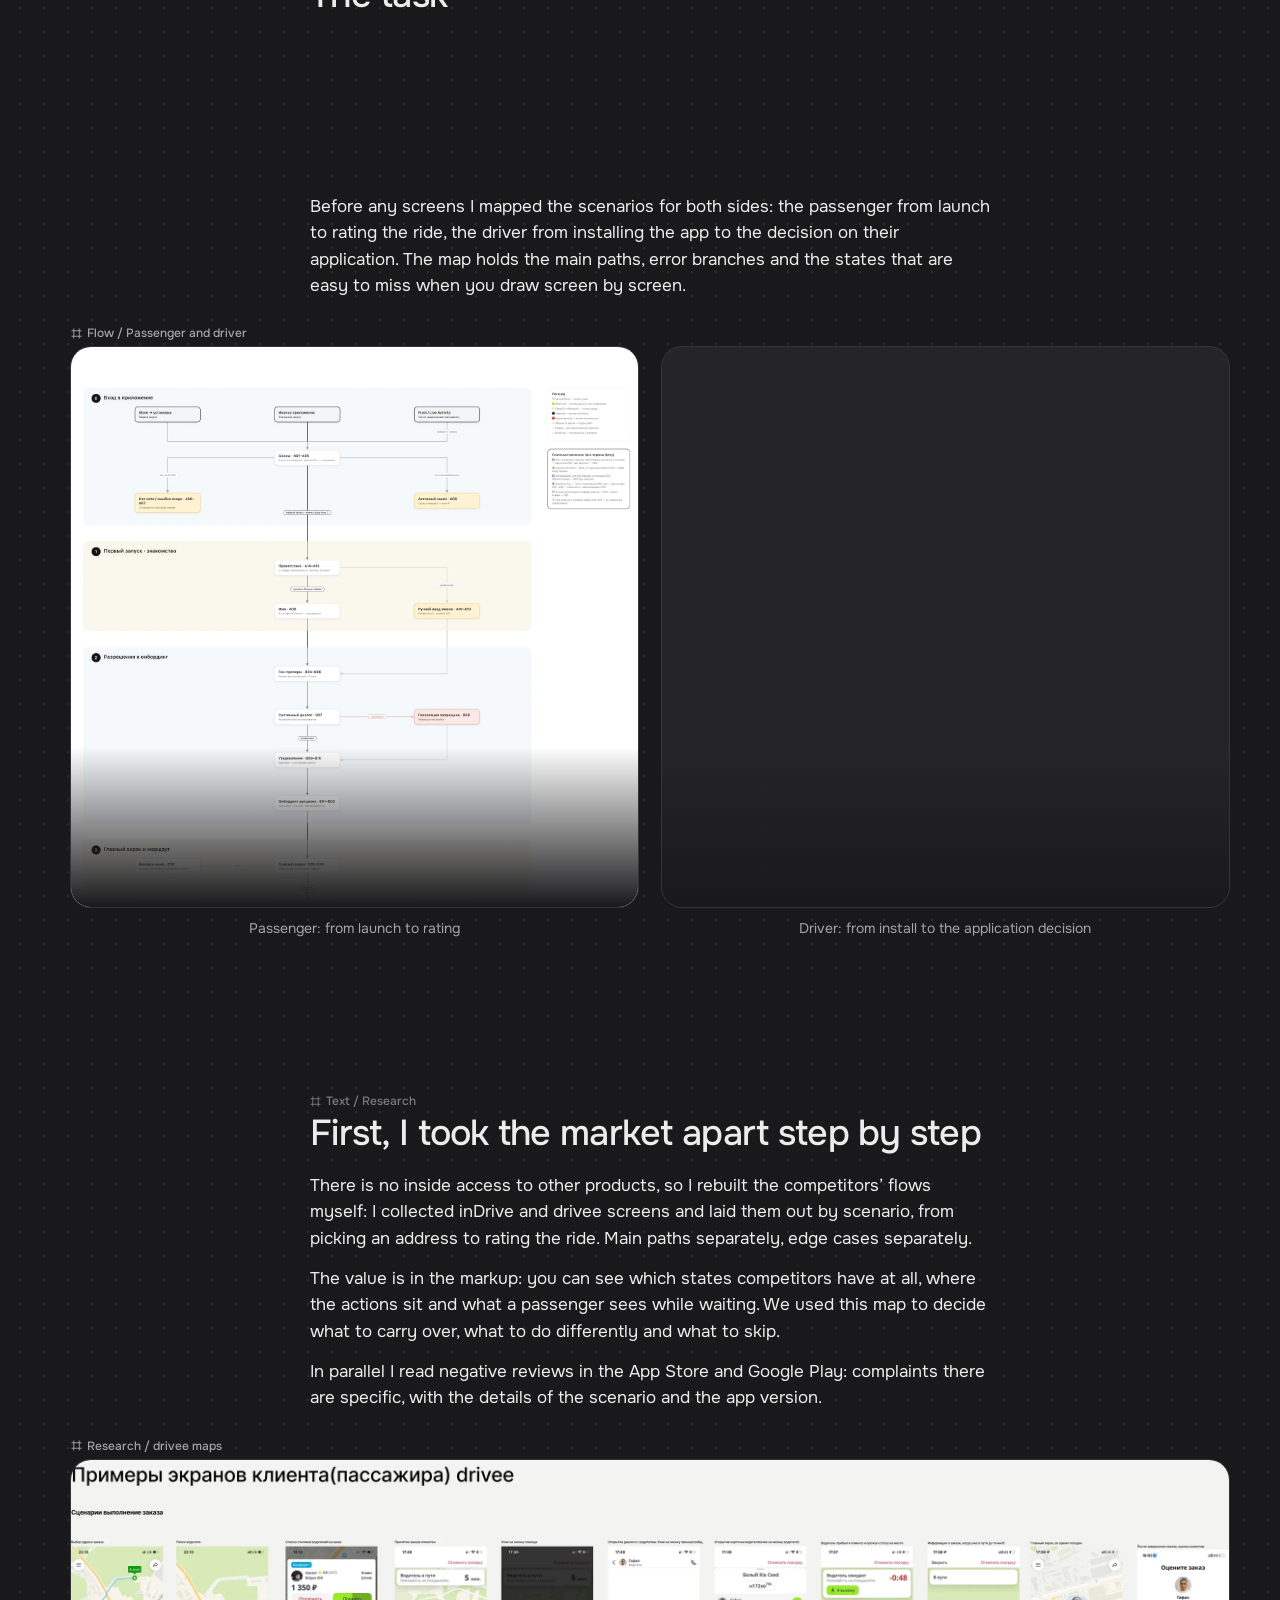
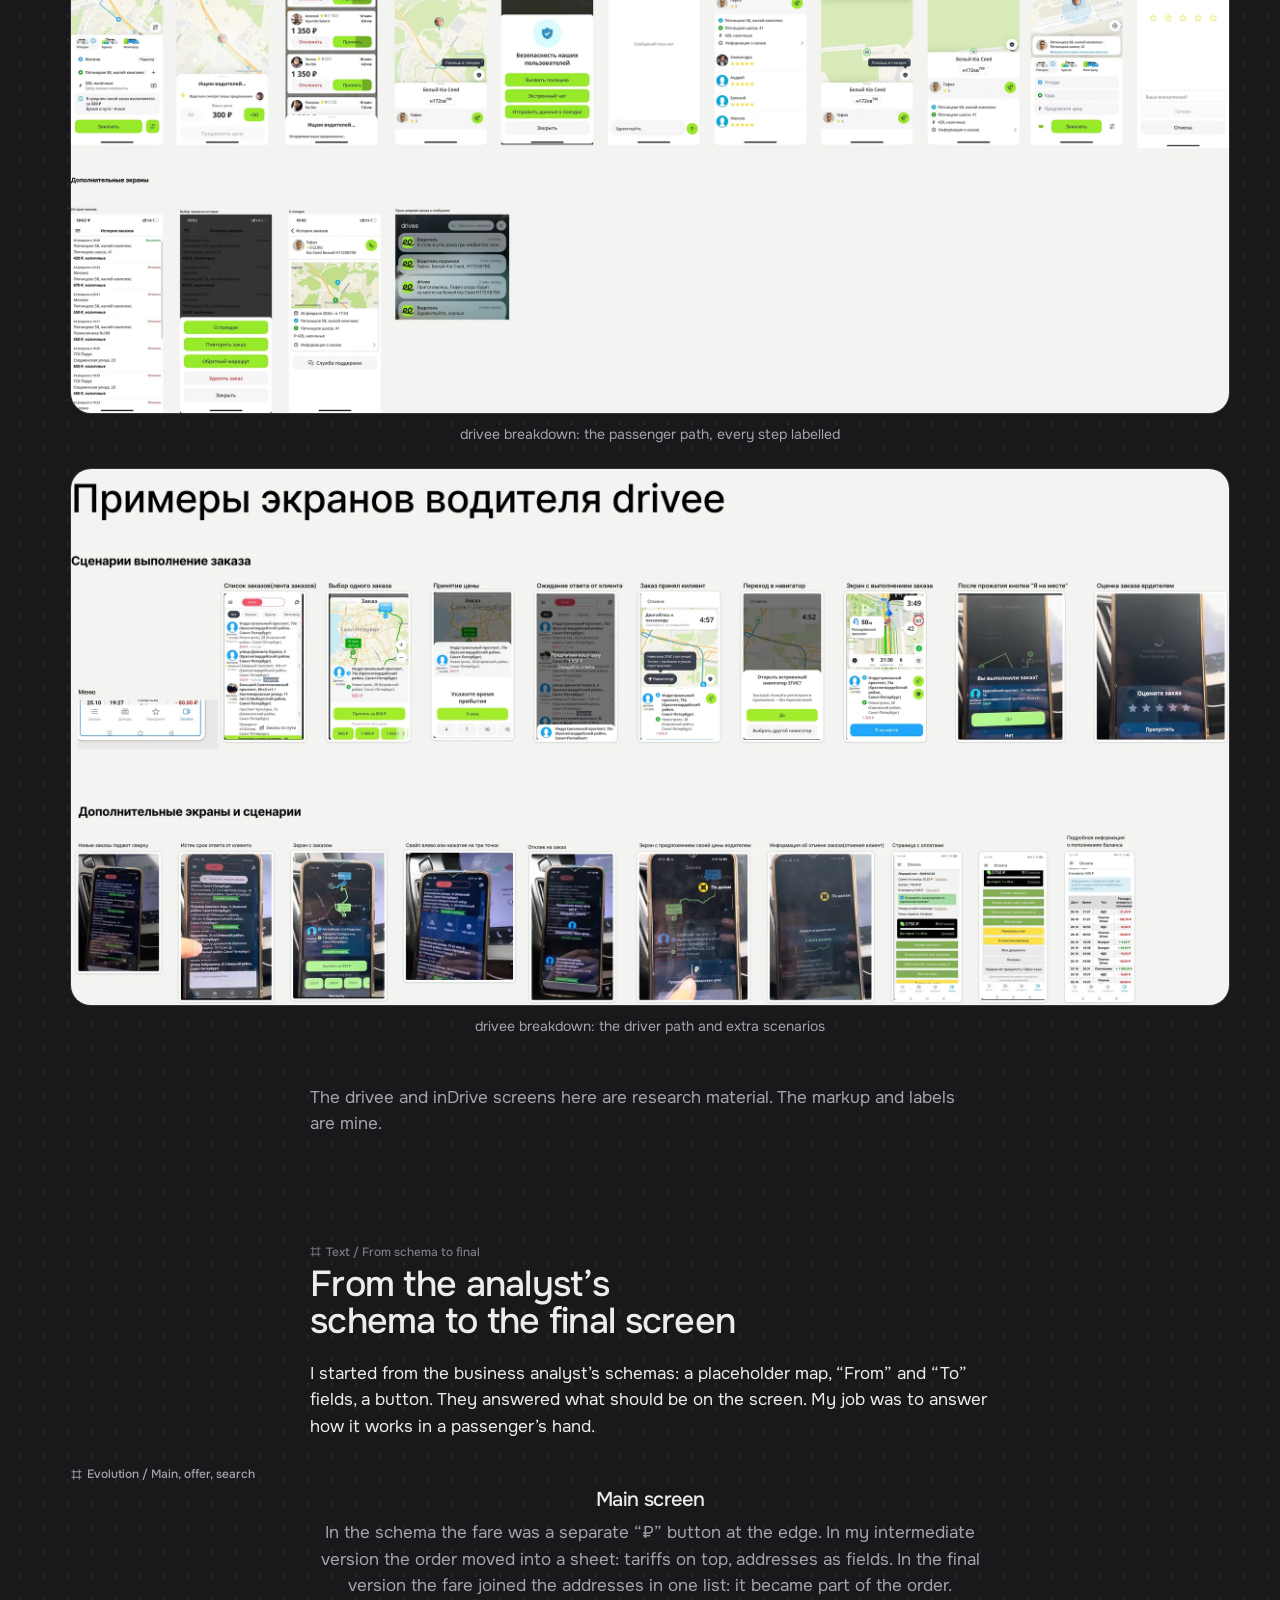
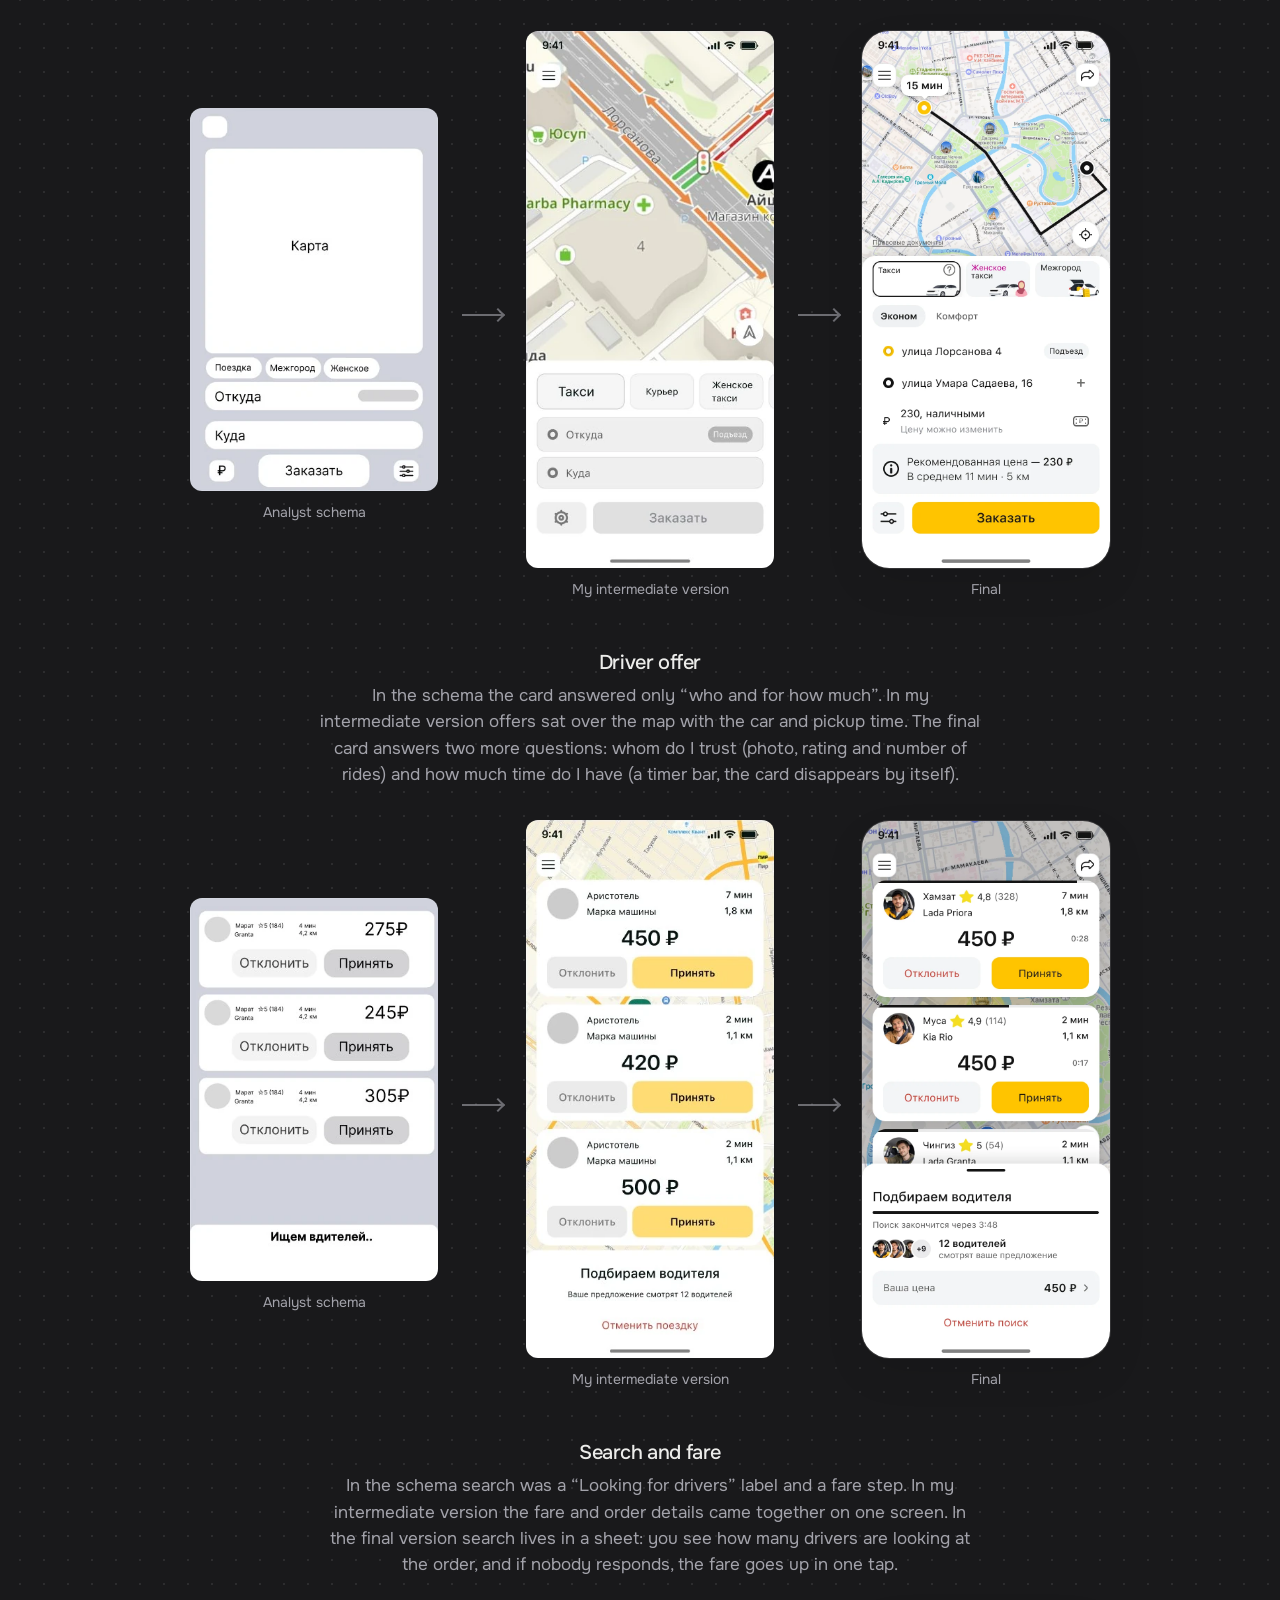
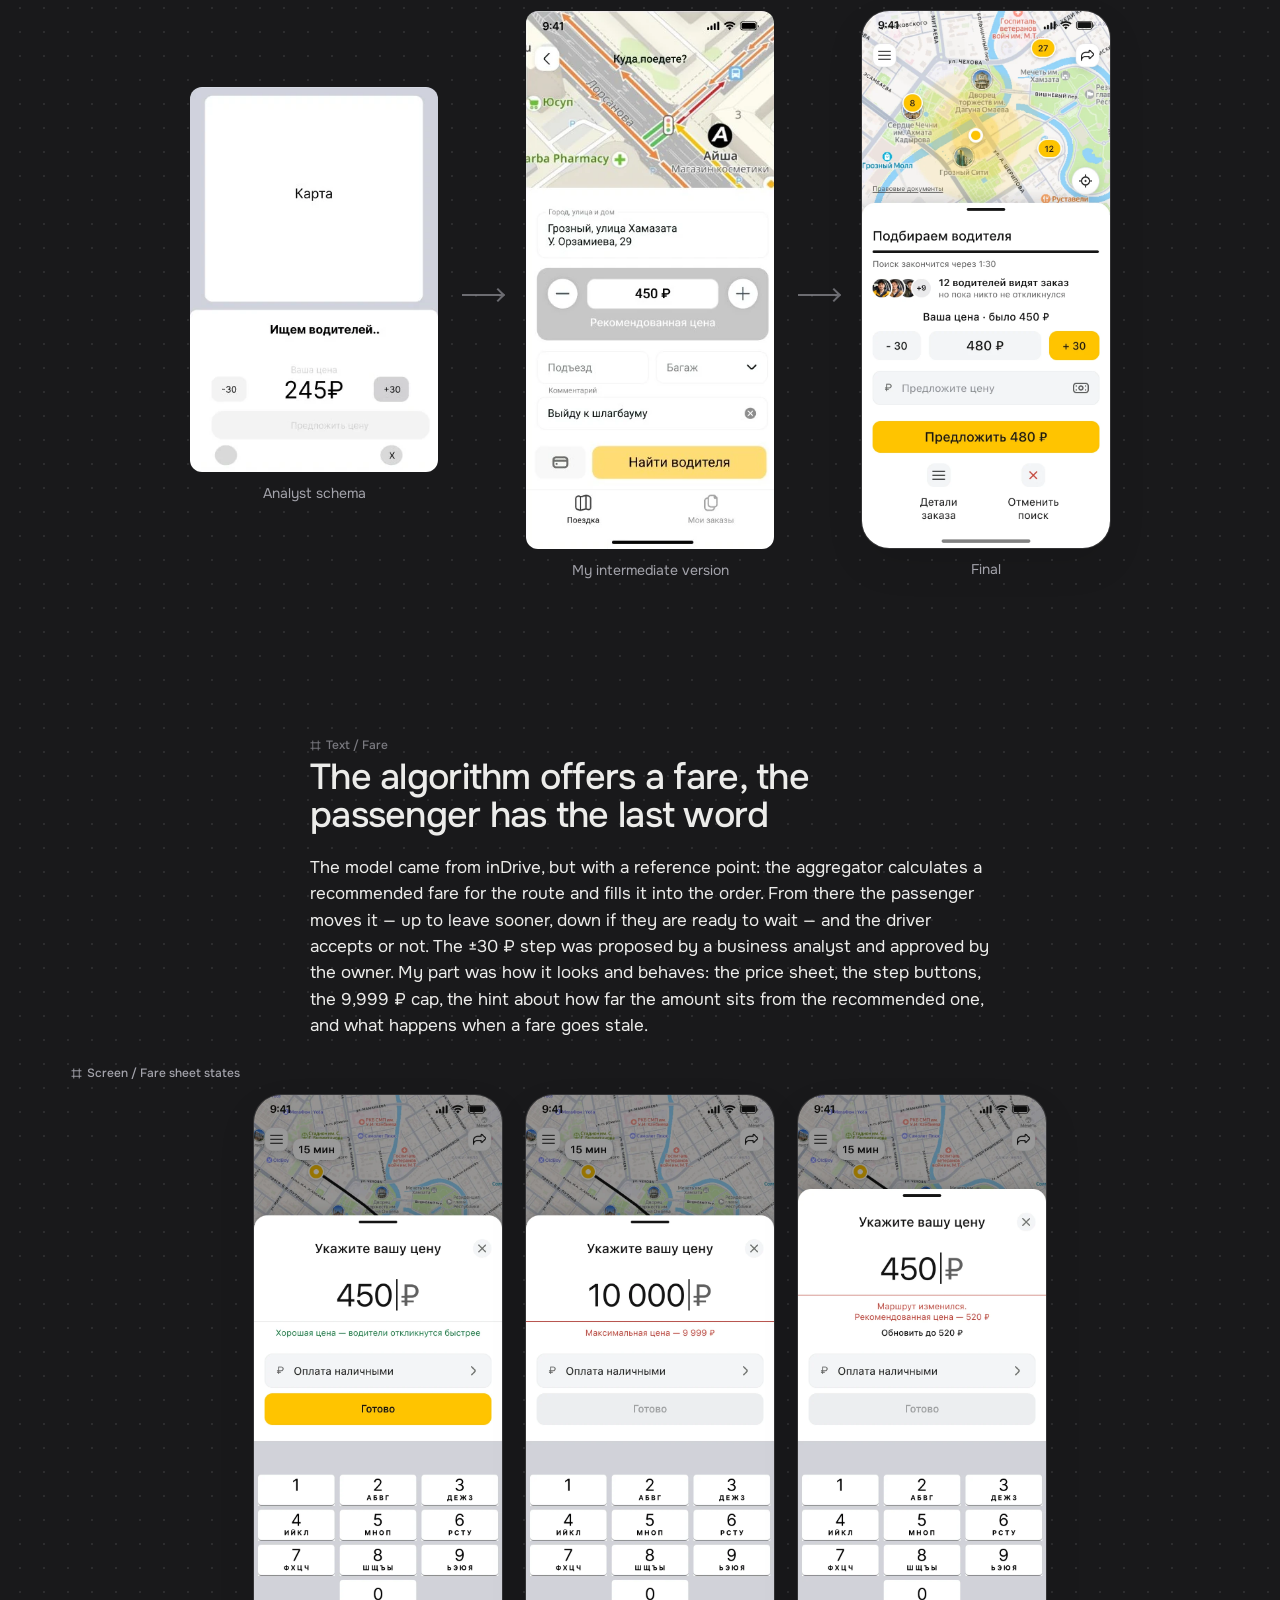
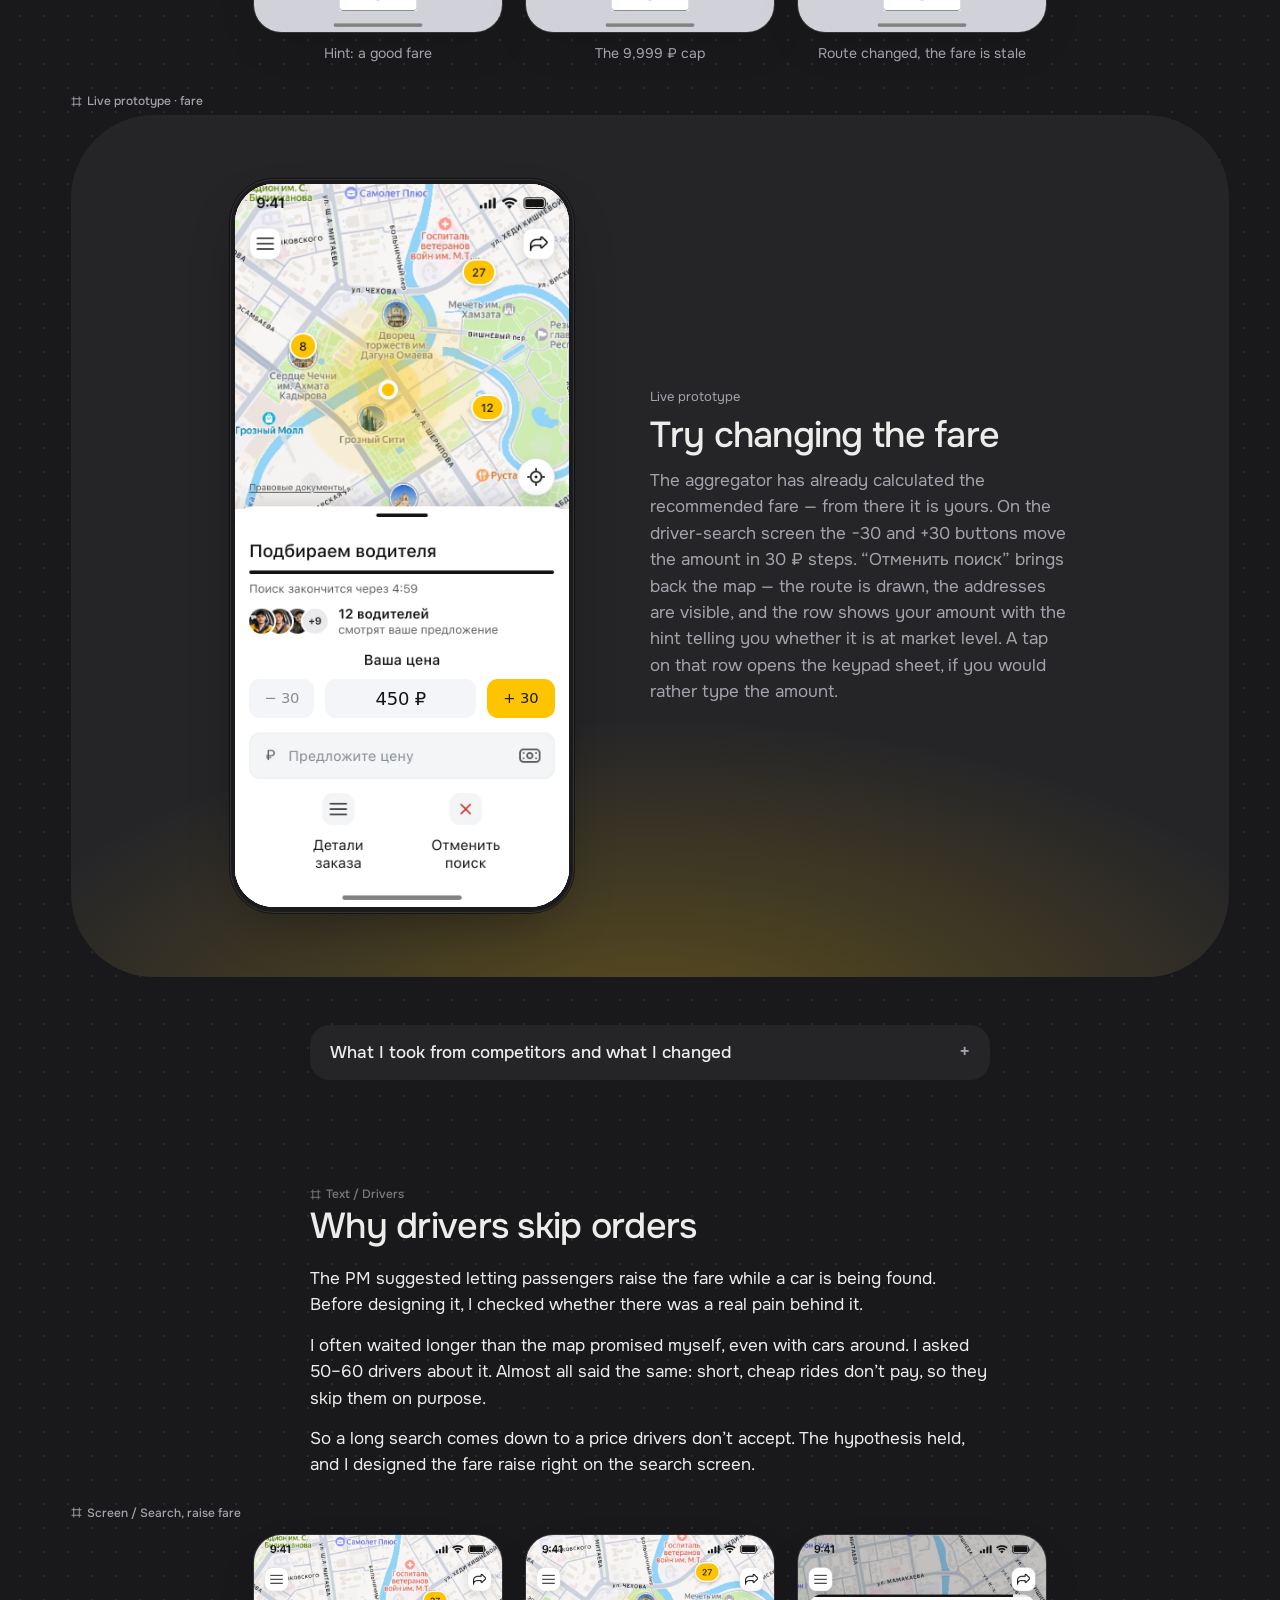
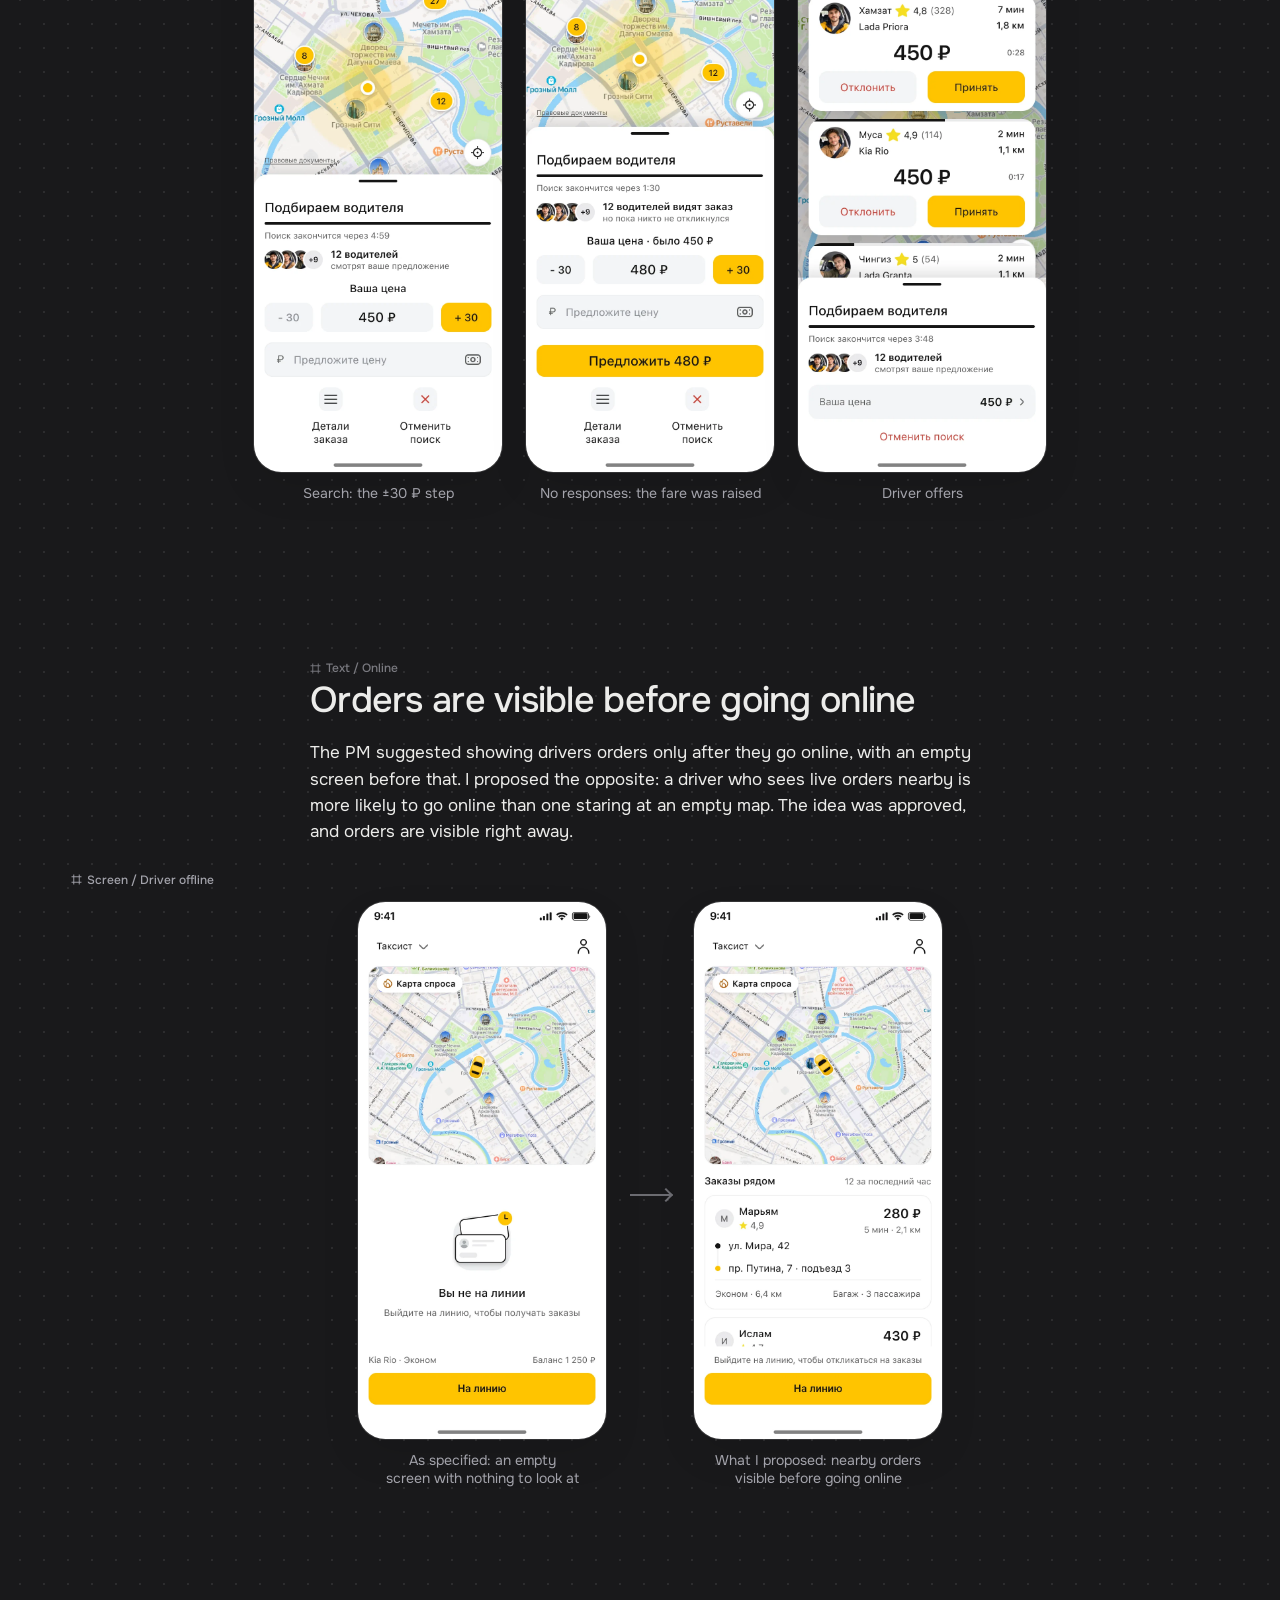
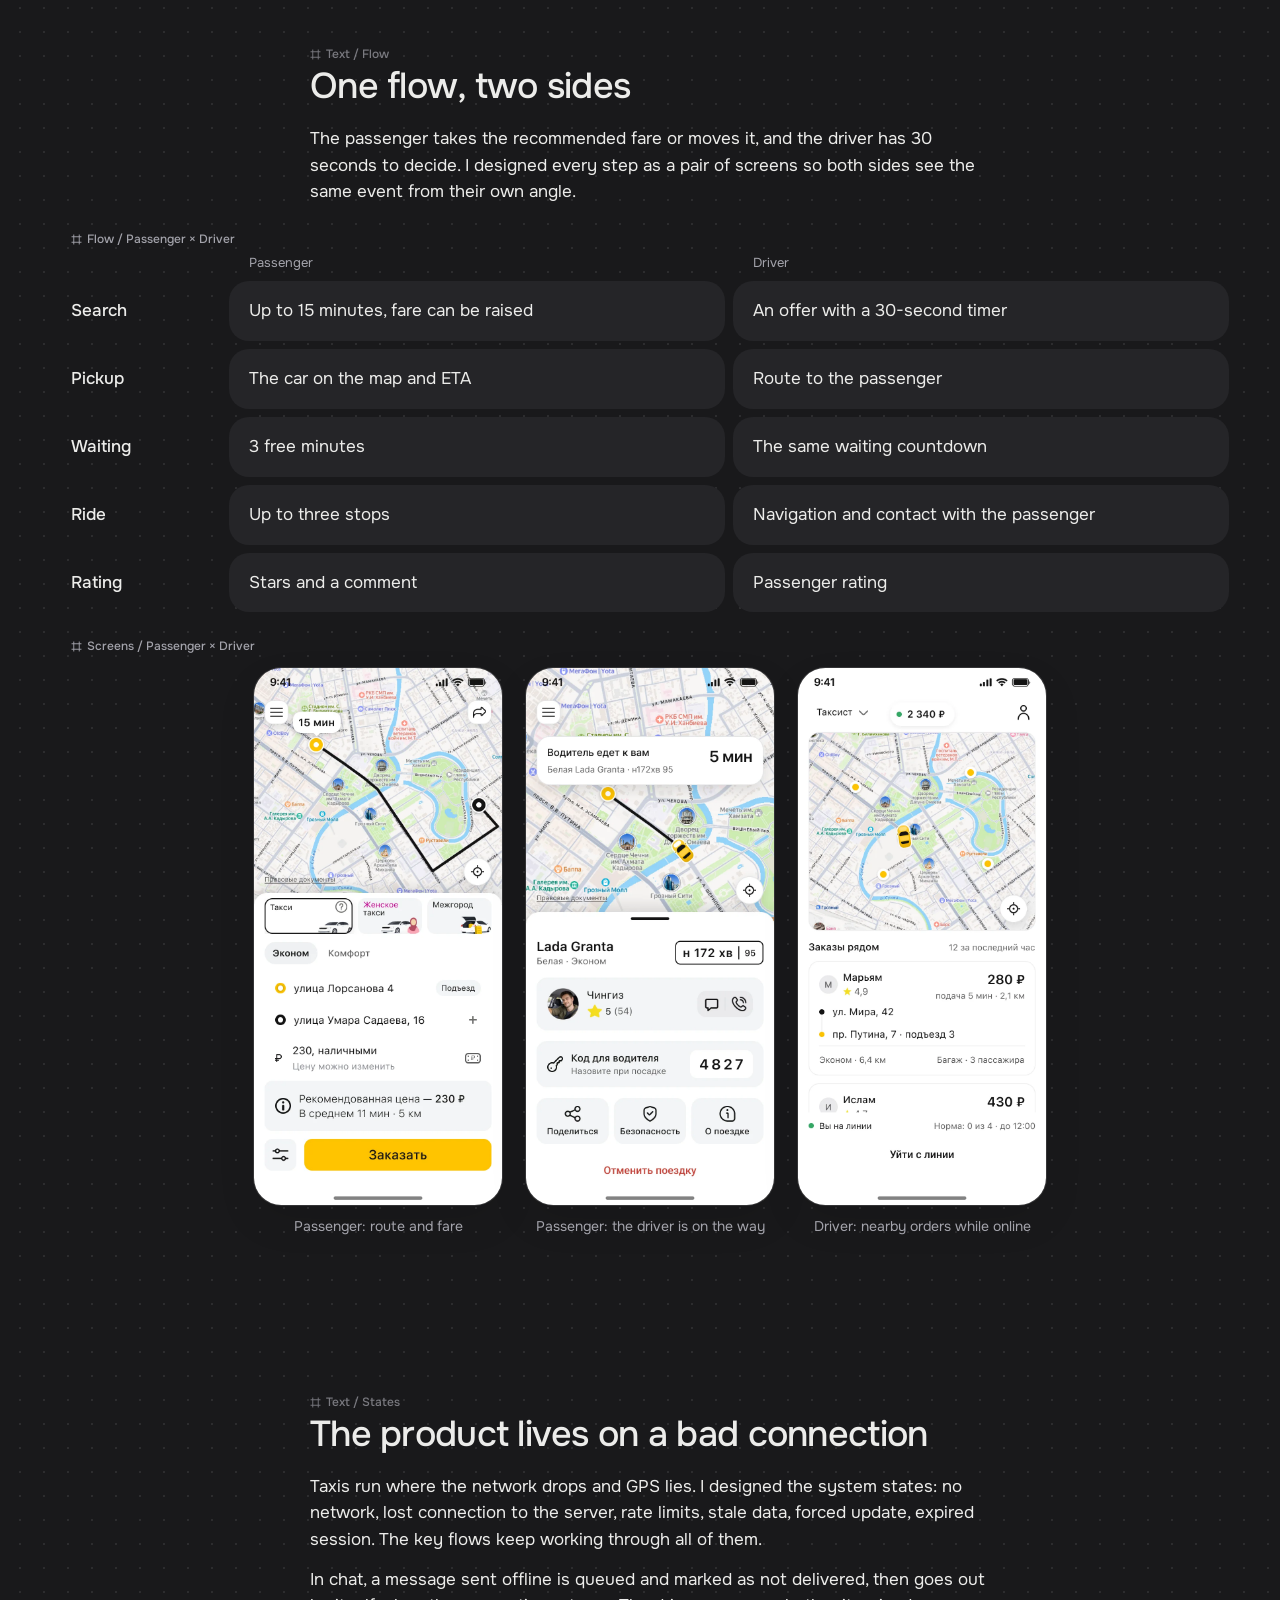
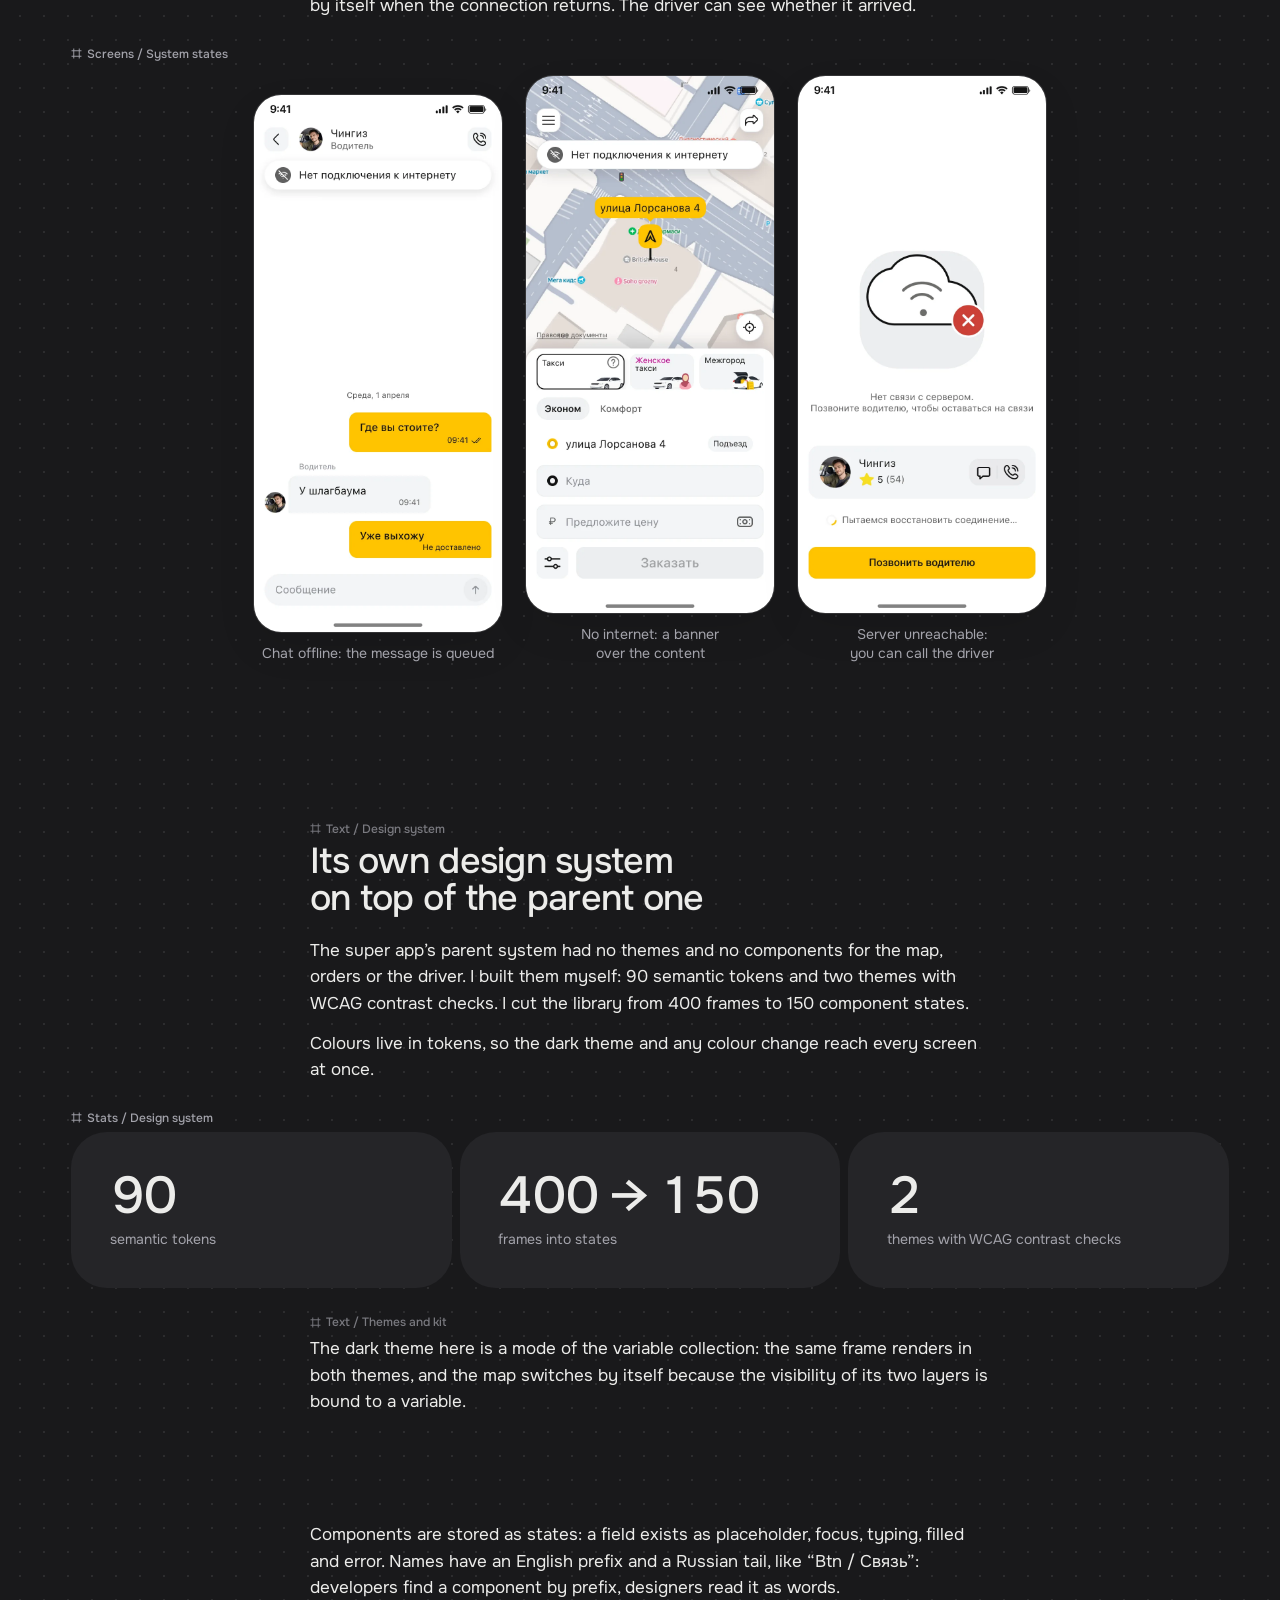
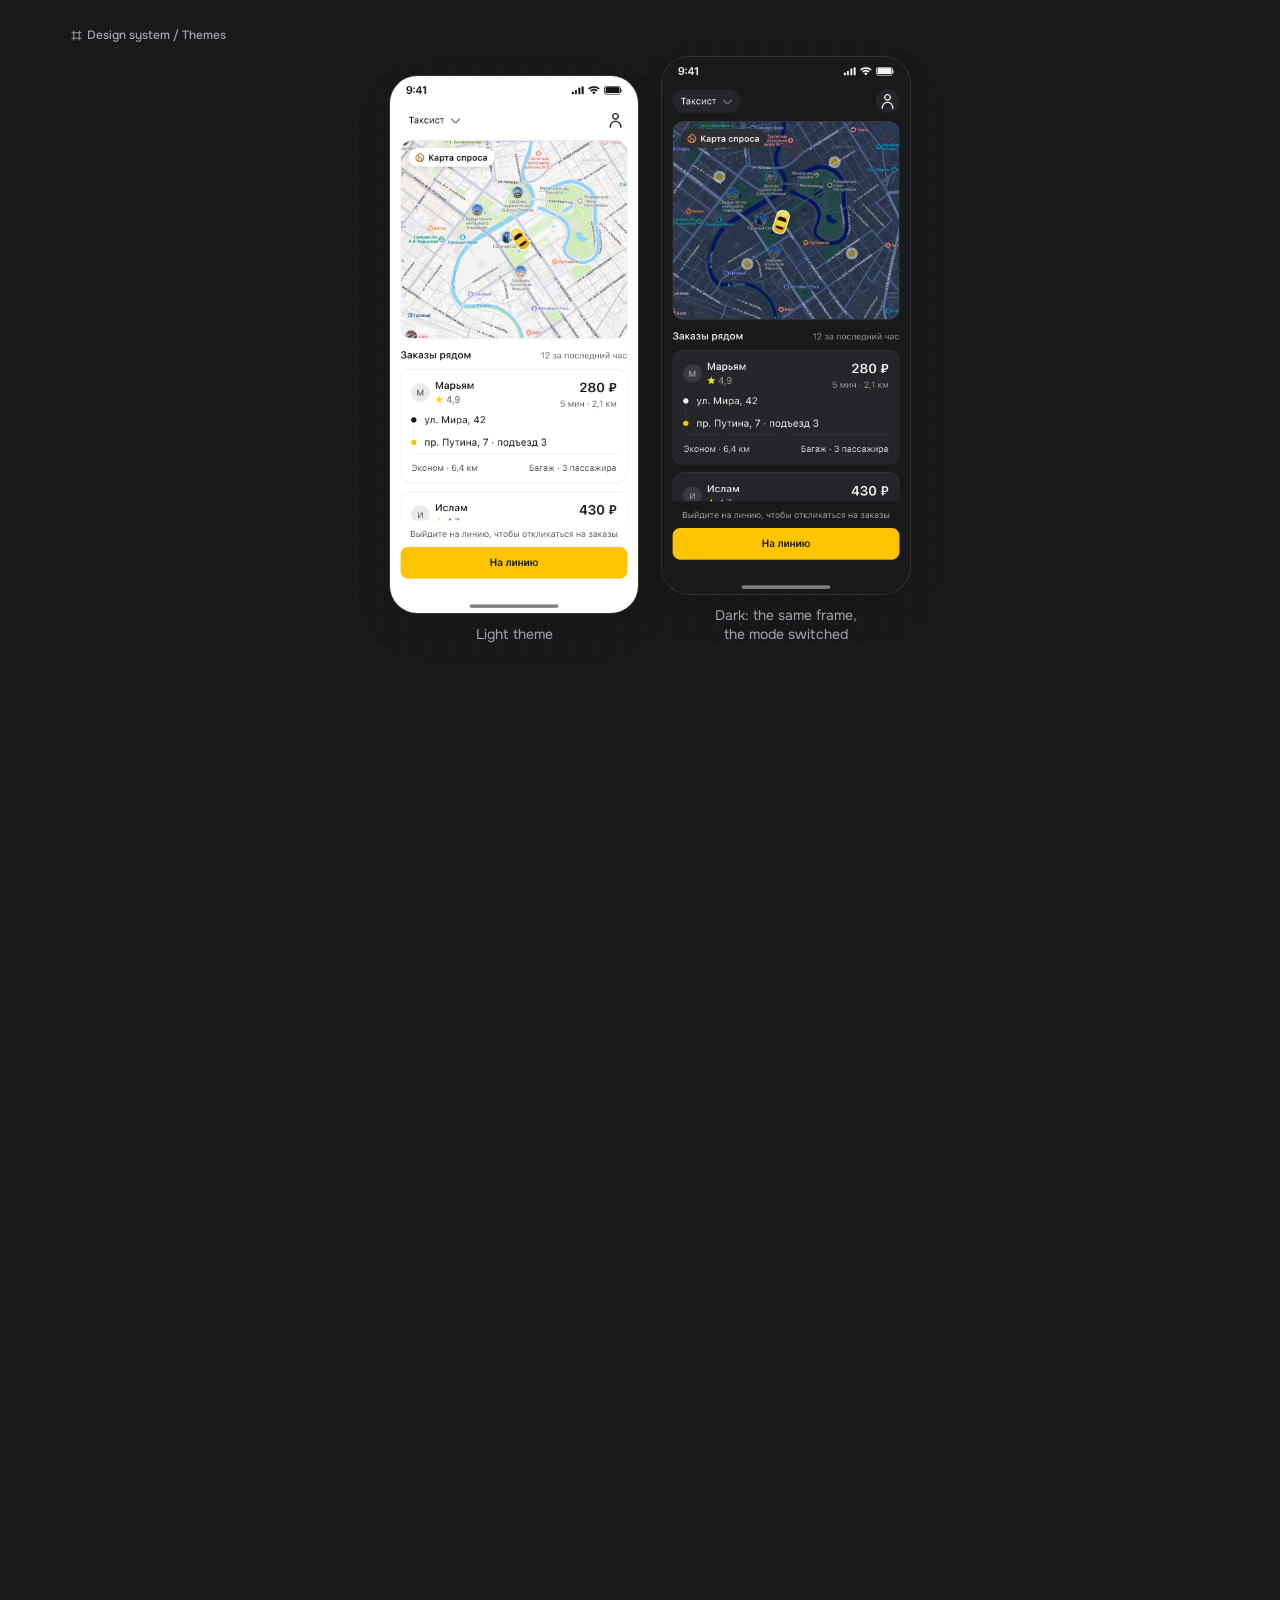
<file: taxi/index.html>
<!doctype html>
<html class="fig" lang="ru" data-lang="ru" data-title-ru="Lokali Taxi | Кейс" data-title-en="Lokali Taxi | Case Study">
<head>
<meta charset="utf-8">
<!-- Страницы всегда перепроверяются у сервера: адреса стилей, скриптов и картинок несут хэш,
     поэтому кэшировать надо их, а не страницу, иначе правка доезжает только через десять минут. -->
<meta http-equiv="cache-control" content="no-cache">
<meta name="viewport" content="width=device-width, initial-scale=1, viewport-fit=cover">
<title>Lokali Taxi | Кейс</title>
<meta name="description" content="Два приложения такси с нуля внутри суперапа, для пассажира и для водителя: больше 300 экранов и состояний, своя дизайн-система.">
<meta name="theme-color" content="#19191B">
<link rel="icon" type="image/svg+xml" href="../favicon.svg">
<link rel="alternate icon" type="image/webp" href="../assets/img/portrait-studio.webp?v=27ec35c5">
<link rel="preload" href="../assets/fonts/onest.woff" as="font" type="font/woff" crossorigin>
<link rel="stylesheet" href="../assets/site.css?v=a4f07699">
<link rel="stylesheet" href="../assets/figma.css?v=4b697b03">
<script>
// Тема и язык до первой отрисовки, чтобы не мигало. Выбор помним в браузере. Тема по умолчанию тёмная, язык — по системе.
(function () {
  var d = document.documentElement, s = {};
  try { s.theme = localStorage.getItem('theme'); s.lang = localStorage.getItem('lang'); } catch (e) {}
  var theme = s.theme || 'dark'; // по умолчанию тёмная, светлая — по переключателю
  var lang = s.lang || ((navigator.language || 'ru').slice(0, 2) === 'ru' ? 'ru' : 'en');
  d.dataset.theme = theme; d.dataset.lang = lang; d.lang = lang;
  if (lang === 'en' && d.dataset.titleEn) document.title = d.dataset.titleEn;
  try { if (localStorage.getItem('fig-clean') === '1') d.classList.add('fig-clean'); } catch (e) {}
  d.classList.add('js');
})();
</script>
</head>

<body class="cs cs--taxi">
<header class="bar">
  <div class="bar__in">
    <a class="wordmark" href="../index.html">gadaev</a>
    <div class="bar__mid" data-bar-tabs aria-hidden="true"></div>
    <div class="bar__end">
      <div class="bar__settings" role="group" aria-label="Язык и тема / Language and theme">
      <button type="button" class="set-btn set-btn--text" data-toggle-lang aria-label="Switch to English / Переключить на русский"><span lang="ru">EN</span><span lang="en">RU</span></button>
      <button type="button" class="set-btn" data-toggle-theme aria-label="Сменить тему / Toggle theme">
        <svg class="i-moon" viewBox="0 0 24 24" fill="none" stroke="currentColor" stroke-width="1.8" stroke-linecap="round" stroke-linejoin="round" aria-hidden="true"><path d="M12 3a6 6 0 0 0 9 9 9 9 0 1 1-9-9Z"/></svg>
        <svg class="i-sun" viewBox="0 0 24 24" fill="none" stroke="currentColor" stroke-width="1.8" stroke-linecap="round" stroke-linejoin="round" aria-hidden="true"><circle cx="12" cy="12" r="4"/><path d="M12 2v2M12 20v2M4.93 4.93l1.41 1.41M17.66 17.66l1.41 1.41M2 12h2M20 12h2M6.34 17.66l-1.41 1.41M19.07 4.93l-1.41 1.41"/></svg>
      </button>
      </div>
      <a class="icon-btn" href="https://t.me/creaperson" aria-label="Telegram" title="Telegram">
        <svg viewBox="0 0 24 24" fill="none" stroke="currentColor" stroke-width="1.8" stroke-linecap="round" stroke-linejoin="round" aria-hidden="true"><path d="M14.54 21.69a.5.5 0 0 0 .94-.03l6.5-19a.5.5 0 0 0-.64-.63l-19 6.5a.5.5 0 0 0-.02.93l7.93 3.18a2 2 0 0 1 1.11 1.11z"/><path d="m21.85 2.15-10.94 10.94"/></svg>
      </a>
      <a class="icon-btn icon-btn--dark" href="../assets/gadaev-cv.pdf?v=05c456aa" aria-label="Резюме, PDF / CV, PDF" title="CV, PDF">
        <svg viewBox="0 0 24 24" fill="none" stroke="currentColor" stroke-width="1.8" stroke-linecap="round" stroke-linejoin="round" aria-hidden="true"><path d="M15 2H6a2 2 0 0 0-2 2v16a2 2 0 0 0 2 2h12a2 2 0 0 0 2-2V7Z"/><path d="M14 2v4a2 2 0 0 0 2 2h4"/><path d="M12 18v-6"/><path d="m9 15 3 3 3-3"/></svg>
      </a>
    </div>
  </div>
</header>

<main>
  <section class="cs-hero">
    <div class="cs-hero__grid">
      <a class="cs-back" href="../index.html#work"><span lang="ru">← Все работы</span><span lang="en">← All work</span></a>
      <div class="cs-hero__text" data-fig="Header" data-fig-quiet>
        <h1 class="reveal"><span class="cs-name">Локали Такси</span><span class="cs-tail"><span lang="ru">Два приложения с нуля: для пассажира и для водителя</span><span lang="en">Two apps from scratch: for passengers and for drivers</span></span></h1>
        <dl class="facts reveal" style="--d:80ms">
          <div><dt><span lang="ru">Роль</span><span lang="en">Role</span></dt><dd><span lang="ru">Продуктовый дизайнер: весь дизайн такси, в команде с продактом, аналитиком и разработкой</span><span lang="en">Product designer: all taxi design, working with the PM, analyst and engineers</span></dd></div>
          <div><dt><span lang="ru">Объём</span><span lang="en">Scope</span></dt><dd><span lang="ru">300+ экранов и состояний</span><span lang="en">300+ screens and states</span></dd></div>
          <div><dt><span lang="ru">Платформы</span><span lang="en">Platforms</span></dt><dd><span lang="ru">iOS и Android, пассажир и водитель</span><span lang="en">iOS and Android, passenger and driver</span></dd></div>
          <div><dt><span lang="ru">Статус</span><span lang="en">Status</span></dt><dd><span lang="ru">Тестирование перед релизом</span><span lang="en">Testing before release</span></dd></div>
        </dl>
      </div>
    </div>
    <div class="wrap" data-fig="Cover · trailer">
      <div class="cs-cover cs-cover--trailer reveal" style="--d:160ms" data-trailer>
        <div class="cs-cover__bg" aria-hidden="true"><svg class="cs-cover__route" viewBox="0 0 1200 720" preserveAspectRatio="xMidYMid slice"><path d="M-40 560 C 180 520, 260 300, 470 330 S 700 620, 860 470 S 1080 140, 1260 180"/></svg></div>
        <ol class="cs-chapters" aria-label="Главы ролика" data-chapters>
          <li><button type="button" data-t="0"><span lang="ru">Заказ</span><span lang="en">Order</span></button></li>
          <li><button type="button" data-t="2"><span lang="ru">Своя цена</span><span lang="en">Your own fare</span></button></li>
          <li><button type="button" data-t="4.4"><span lang="ru">Поиск и поднятие цены</span><span lang="en">Search and fare raise</span></button></li>
          <li><button type="button" data-t="7.6"><span lang="ru">Отклики водителей</span><span lang="en">Driver offers</span></button></li>
          <li><button type="button" data-t="10"><span lang="ru">Водитель в пути</span><span lang="en">Driver on the way</span></button></li>
          <li><button type="button" data-t="13"><span lang="ru">Live Activity</span><span lang="en">Live Activity</span></button></li>
          <li><button type="button" data-t="15"><span lang="ru">Оценка поездки</span><span lang="en">Ride rating</span></button></li>
          <li><button type="button" data-t="16.8"><span lang="ru">Приложение водителя</span><span lang="en">Driver app</span></button></li>
          <li><button type="button" data-t="19.3"><span lang="ru">Тёмная тема на токенах</span><span lang="en">Dark theme from tokens</span></button></li>
        </ol>
        <div class="cs-cover__phone">
          <div class="phone phone--video"><div class="phone__screen">
            <video muted playsinline loop preload="metadata" poster="../assets/img/taxi/trailer-poster.webp?v=9a2f6439" aria-label="Ролик: путь заказа такси от назначения цены до приложения водителя">
              <source src="../assets/video/taxi-trailer.mp4?v=95da934e" type="video/mp4">
            </video>
            <span class="phone__island" aria-hidden="true"></span>
          </div></div>
        </div>
        <p class="cs-cover__note" data-chapter-now><span lang="ru">Путь заказа: пассажир и водитель</span><span lang="en">The order journey: passenger and driver</span></p>
      </div>
    </div>
  </section>

  <section class="cs-sec" aria-labelledby="s-task" data-nav="Задача" data-nav-en="The task">
    <div class="cs-col" data-fig="Text / Task" data-fig-quiet>
      <h2 id="s-task" class="reveal"><span lang="ru">Задача</span><span lang="en">The task</span></h2>
      <p class="reveal" lang="ru">У холдинга уже был свой автопарк для доставки еды, и следующим шагом стали перевозки людей. Такси нужно было собрать с нуля внутри суперапа: два приложения, пассажира и водителя.</p>
      <p class="reveal" lang="ru">Это рынок с двумя сторонами. Пассажиру нужна понятная цена и быстрая подача, водителю нужны заказы, которые выгодно брать.</p>
      <p class="reveal" lang="en">The holding already ran its own fleet for food delivery, and moving people was the next step. The taxi had to be built from scratch inside the super app: two apps, one for passengers and one for drivers.</p>
      <p class="reveal" lang="en">It is a two-sided market. Passengers need a clear price and a fast pickup; drivers need orders worth taking.</p>
      <p class="reveal" lang="ru">Перед экранами я собрал карту сценариев для обеих сторон: пассажир от запуска до оценки поездки, водитель от установки приложения до решения по заявке. На карте основные пути, ветки ошибок и состояния, которые легко упустить, если рисовать экран за экраном.</p>
      <p class="reveal" lang="en">Before any screens I mapped the scenarios for both sides: the passenger from launch to rating the ride, the driver from installing the app to the decision on their application. The map holds the main paths, error branches and the states that are easy to miss when you draw screen by screen.</p>
    </div>
    <div class="cs-wide reveal flows" data-fig="Flow / Passenger and driver"><figure class="flow"><button class="zoom" type="button" aria-label="Открыть целиком: Юзерфлоу пассажира от запуска до оценки поездки"><img src="../assets/img/taxi/flow-passenger.webp?v=b9a109c8" width="1600" height="4052" alt="Юзерфлоу пассажира от запуска до оценки поездки" loading="lazy" decoding="async"></button><figcaption><span lang="ru">Пассажир: от запуска до оценки</span><span lang="en">Passenger: from launch to rating</span></figcaption></figure><figure class="flow"><button class="zoom" type="button" aria-label="Открыть целиком: Юзерфлоу регистрации водителя"><img src="../assets/img/taxi/flow-driver.webp?v=acc8c7de" width="1600" height="2800" alt="Юзерфлоу регистрации водителя" loading="lazy" decoding="async"></button><figcaption><span lang="ru">Водитель: от установки до решения по заявке</span><span lang="en">Driver: from install to the application decision</span></figcaption></figure></div>
  </section>

  <section class="cs-sec" aria-labelledby="s-research" data-nav="Разбор рынка" data-nav-en="Market review">
    <div class="cs-col" data-fig="Text / Research" data-fig-quiet>
      <h2 id="s-research" class="reveal"><span lang="ru">Сначала разобрал рынок по шагам</span><span lang="en">First, I took the market apart step by step</span></h2>
      <p class="reveal" lang="ru">Доступа к чужим продуктам изнутри нет, поэтому флоу конкурентов я восстановил сам: собрал экраны inDrive и drivee и разложил их по сценариям, от выбора адреса до оценки поездки. Отдельно основные пути, отдельно крайние случаи.</p>
      <p class="reveal" lang="en">There is no inside access to other products, so I rebuilt the competitors’ flows myself: I collected inDrive and drivee screens and laid them out by scenario, from picking an address to rating the ride. Main paths separately, edge cases separately.</p>
      <p class="reveal" lang="ru">Ценность здесь в разметке: видно, какие состояния у конкурентов вообще есть, где стоят действия и что пассажир видит, пока ждёт. По этой карте мы решали, что переносим, что делаем иначе и чего не делаем совсем.</p>
      <p class="reveal" lang="en">The value is in the markup: you can see which states competitors have at all, where the actions sit and what a passenger sees while waiting. We used this map to decide what to carry over, what to do differently and what to skip.</p>
      <p class="reveal" lang="ru">Параллельно я читал негативные отзывы в App Store и Google Play: там жалобы конкретные, с деталями сценария и версией приложения.</p>
      <p class="reveal" lang="en">In parallel I read negative reviews in the App Store and Google Play: complaints there are specific, with the details of the scenario and the app version.</p>
    </div>
    <div class="cs-wide reveal" data-fig="Research / drivee maps">
      <figure class="wide-fig"><button class="zoom" type="button" aria-label="Увеличить: Карта разбора drivee: экраны пассажира, разложенные по сценариям"><img src="../assets/img/taxi/drivee-passenger.webp?v=9d77710e" width="2400" height="1148" alt="Карта разбора drivee: экраны пассажира, разложенные по сценариям" loading="lazy" decoding="async"></button><figcaption><span lang="ru">Разбор drivee: путь пассажира, каждый шаг подписан</span><span lang="en">drivee breakdown: the passenger path, every step labelled</span></figcaption></figure>
      <figure class="wide-fig"><button class="zoom" type="button" aria-label="Увеличить: Карта разбора drivee: экраны водителя"><img src="../assets/img/taxi/drivee-driver.webp?v=087760fd" width="2400" height="1112" alt="Карта разбора drivee: экраны водителя" loading="lazy" decoding="async"></button><figcaption><span lang="ru">Разбор drivee: путь водителя и дополнительные сценарии</span><span lang="en">drivee breakdown: the driver path and extra scenarios</span></figcaption></figure>
    </div>
    <div class="cs-col">
      <p class="reveal cs-note" lang="ru">Экраны drivee и inDrive здесь материал анализа. Разметка и подписи мои.</p>
      <p class="reveal cs-note" lang="en">The drivee and inDrive screens here are research material. The markup and labels are mine.</p>
    </div>
  </section>

  <section class="cs-sec" aria-labelledby="s-evo" data-nav="От схемы к экрану" data-nav-en="Schema to screen">
    <div class="cs-col" data-fig="Text / From schema to final" data-fig-quiet>
      <h2 id="s-evo" class="reveal"><span lang="ru">От схемы аналитика к финальному экрану</span><span lang="en">From the analyst’s schema to the final screen</span></h2>
      <p class="reveal" lang="ru">На входе у меня были схемы бизнес-аналитика: карта-заглушка, поля «Откуда» и «Куда», кнопка. Они отвечали, что должно быть на экране. Моя задача была ответить, как это работает в руке у пассажира.</p>
      <p class="reveal" lang="en">I started from the business analyst’s schemas: a placeholder map, “From” and “To” fields, a button. They answered what should be on the screen. My job was to answer how it works in a passenger’s hand.</p>
    </div>
    <div class="cs-wide reveal evo" data-fig="Evolution / Main, offer, search">
      <h3 class="evo__title"><span lang="ru">Главный экран</span><span lang="en">Main screen</span></h3>
      <p class="evo__text"><span lang="ru">В схеме цена была отдельной кнопкой «₽» у края экрана. В промежуточном варианте я собрал заказ в шторку: тарифы сверху, адреса полями. В финале цена встала в один ряд с адресами: она стала частью заказа.</span><span lang="en">In the schema the fare was a separate “₽” button at the edge. In my intermediate version the order moved into a sheet: tariffs on top, addresses as fields. In the final version the fare joined the addresses in one list: it became part of the order.</span></p>
      <div class="gal gal--evo"><figure class="gal__item gal__item--raw"><button class="zoom" type="button" aria-label="Увеличить: Схема аналитика: главный экран"><img src="../assets/img/taxi/old-main-analyst.webp?v=f4af31c6" width="357" height="552" alt="Схема аналитика: главный экран" loading="lazy" decoding="async"></button><figcaption><span lang="ru">Схема аналитика</span><span lang="en">Analyst schema</span></figcaption></figure><span class="gal__arrow" aria-hidden="true"></span><figure class="gal__item gal__item--raw"><button class="zoom" type="button" aria-label="Увеличить: Промежуточный вариант главного экрана"><img src="../assets/img/taxi/old-main-mid.webp?v=693600b7" width="356" height="770" alt="Промежуточный вариант главного экрана" loading="lazy" decoding="async"></button><figcaption><span lang="ru">Мой промежуточный вариант</span><span lang="en">My intermediate version</span></figcaption></figure><span class="gal__arrow" aria-hidden="true"></span><figure class="gal__item"><button class="zoom" type="button" aria-label="Увеличить: Финальный главный экран с маршрутом и ценой"><img src="../assets/img/taxi/main-route.webp?v=df932f3e" width="750" height="1624" alt="Финальный главный экран с маршрутом и ценой" loading="lazy" decoding="async"></button><figcaption><span lang="ru">Финал</span><span lang="en">Final</span></figcaption></figure></div>
      <h3 class="evo__title"><span lang="ru">Отклик водителя</span><span lang="en">Driver offer</span></h3>
      <p class="evo__text"><span lang="ru">В схеме карточка отвечала только на вопрос «кто и за сколько». В промежуточном варианте отклики легли поверх карты с машиной и временем подачи. В финале карточка отвечает ещё на два вопроса: кому я доверяю (фото, рейтинг и число поездок) и сколько у меня времени (таймер с полосой, карточка исчезает сама).</span><span lang="en">In the schema the card answered only “who and for how much”. In my intermediate version offers sat over the map with the car and pickup time. The final card answers two more questions: whom do I trust (photo, rating and number of rides) and how much time do I have (a timer bar, the card disappears by itself).</span></p>
      <div class="gal gal--evo"><figure class="gal__item gal__item--raw"><button class="zoom" type="button" aria-label="Увеличить: Схема аналитика: карточки откликов"><img src="../assets/img/taxi/old-offer-analyst.webp?v=91bf92be" width="356" height="550" alt="Схема аналитика: карточки откликов" loading="lazy" decoding="async"></button><figcaption><span lang="ru">Схема аналитика</span><span lang="en">Analyst schema</span></figcaption></figure><span class="gal__arrow" aria-hidden="true"></span><figure class="gal__item gal__item--raw"><button class="zoom" type="button" aria-label="Увеличить: Промежуточный вариант откликов"><img src="../assets/img/taxi/old-offer-mid.webp?v=860519fd" width="355" height="770" alt="Промежуточный вариант откликов" loading="lazy" decoding="async"></button><figcaption><span lang="ru">Мой промежуточный вариант</span><span lang="en">My intermediate version</span></figcaption></figure><span class="gal__arrow" aria-hidden="true"></span><figure class="gal__item"><button class="zoom" type="button" aria-label="Увеличить: Финальные карточки откликов с таймерами"><img src="../assets/img/taxi/offers.webp?v=7a8336fa" width="750" height="1624" alt="Финальные карточки откликов с таймерами" loading="lazy" decoding="async"></button><figcaption><span lang="ru">Финал</span><span lang="en">Final</span></figcaption></figure></div>
      <h3 class="evo__title"><span lang="ru">Поиск и цена</span><span lang="en">Search and fare</span></h3>
      <p class="evo__text"><span lang="ru">В схеме поиск был надписью «Ищем водителей» и шагом цены. В промежуточном варианте цена и детали заказа собрались на одном экране. В финале поиск живёт в шторке: видно, сколько водителей смотрят заказ, и если откликов нет, цену можно поднять в один тап.</span><span lang="en">In the schema search was a “Looking for drivers” label and a fare step. In my intermediate version the fare and order details came together on one screen. In the final version search lives in a sheet: you see how many drivers are looking at the order, and if nobody responds, the fare goes up in one tap.</span></p>
      <div class="gal gal--evo"><figure class="gal__item gal__item--raw"><button class="zoom" type="button" aria-label="Увеличить: Схема аналитика: поиск"><img src="../assets/img/taxi/old-search-analyst.webp?v=fd02cbab" width="355" height="550" alt="Схема аналитика: поиск" loading="lazy" decoding="async"></button><figcaption><span lang="ru">Схема аналитика</span><span lang="en">Analyst schema</span></figcaption></figure><span class="gal__arrow" aria-hidden="true"></span><figure class="gal__item gal__item--raw"><button class="zoom" type="button" aria-label="Увеличить: Промежуточный вариант поиска и цены"><img src="../assets/img/taxi/old-search-mid.webp?v=e07a2347" width="355" height="770" alt="Промежуточный вариант поиска и цены" loading="lazy" decoding="async"></button><figcaption><span lang="ru">Мой промежуточный вариант</span><span lang="en">My intermediate version</span></figcaption></figure><span class="gal__arrow" aria-hidden="true"></span><figure class="gal__item"><button class="zoom" type="button" aria-label="Увеличить: Финальная шторка поиска с поднятием цены"><img src="../assets/img/taxi/search-raise.webp?v=00e557dd" width="750" height="1624" alt="Финальная шторка поиска с поднятием цены" loading="lazy" decoding="async"></button><figcaption><span lang="ru">Финал</span><span lang="en">Final</span></figcaption></figure></div>
    </div>
  </section>

  <section class="cs-sec" id="price" aria-labelledby="s-price" data-nav="Цена" data-nav-en="The fare">
    <div class="cs-col" data-fig="Text / Fare" data-fig-quiet>
      <h2 id="s-price" class="reveal"><span lang="ru">Цену предлагает алгоритм, последнее слово за пассажиром</span><span lang="en">The algorithm offers a fare, the passenger has the last word</span></h2>
      <p class="reveal" lang="ru">Модель взяли у inDrive, но с ориентиром: агрегатор считает рекомендованную цену по маршруту сам и подставляет её в заказ. Дальше цену двигает пассажир — выше, чтобы уехать быстрее, ниже, если готов подождать, — а водитель соглашается или нет. Шаг ±30 ₽ предложил бизнес-аналитик, его согласовали с владельцем. Моя часть: как это выглядит и ведёт себя: шторка с ценой, кнопки шага, потолок 9999 ₽, подсказка, насколько сумма разошлась с рекомендованной, и поведение, когда цена устарела.</p>
      <p class="reveal" lang="en">The model came from inDrive, but with a reference point: the aggregator calculates a recommended fare for the route and fills it into the order. From there the passenger moves it — up to leave sooner, down if they are ready to wait — and the driver accepts or not. The ±30 ₽ step was proposed by a business analyst and approved by the owner. My part was how it looks and behaves: the price sheet, the step buttons, the 9,999 ₽ cap, the hint about how far the amount sits from the recommended one, and what happens when a fare goes stale.</p>
    </div>
    <div class="cs-wide reveal" data-fig="Screen / Fare sheet states"><div class="gal"><figure class="gal__item"><button class="zoom" type="button" aria-label="Увеличить: Шторка цены с подсказкой «Хорошая цена»"><img src="../assets/img/taxi/price-good.webp?v=3a3d74e2" width="750" height="1624" alt="Шторка цены с подсказкой «Хорошая цена»" loading="lazy" decoding="async"></button><figcaption><span lang="ru">Подсказка: цена хорошая</span><span lang="en">Hint: a good fare</span></figcaption></figure><figure class="gal__item"><button class="zoom" type="button" aria-label="Увеличить: Шторка цены: превышен максимум 9 999 ₽"><img src="../assets/img/taxi/price-max.webp?v=f4afd694" width="750" height="1624" alt="Шторка цены: превышен максимум 9 999 ₽" loading="lazy" decoding="async"></button><figcaption><span lang="ru">Потолок 9 999 ₽</span><span lang="en">The 9,999 ₽ cap</span></figcaption></figure><figure class="gal__item"><button class="zoom" type="button" aria-label="Увеличить: Шторка цены: маршрут изменился, предложено обновить цену"><img src="../assets/img/taxi/price-stale.webp?v=749e44f4" width="750" height="1624" alt="Шторка цены: маршрут изменился, предложено обновить цену" loading="lazy" decoding="async"></button><figcaption><span lang="ru">Маршрут изменился, цена устарела</span><span lang="en">Route changed, the fare is stale</span></figcaption></figure></div></div>
    <div class="cs-wide reveal" data-fig="Live prototype · fare">
      <div class="cs-try" id="try">
        <div class="cs-try__phone">            <div class="phone phone--proto" data-ui>
              <div class="phone__screen">
                <div class="proto" data-proto data-screen="search">
                  <div class="proto__scr" data-scr="map">
                    <span class="proto__state is-on" data-map="good">
                      <img src="../assets/img/taxi/hint-good.webp?v=dee2d287" alt="Главный экран: маршрут построен, адреса подачи и назначения, цена" style="left:0.0000%;top:0.0000%;width:100.0000%" width="750" height="1624" loading="lazy" decoding="async">
                      <i class="proto__patch" style="left:7.4667%;top:70.6897%;width:72.5333%;height:5.9113%;"></i>
                      <span class="proto__t" style="left:8.5333%;top:72.7833%;width:3.2000%;height:1.4163%;font-size:4.400cqw">₽</span>
                      <span class="proto__t proto__t--row" data-price-row style="left:15.7333%;top:71.3670%;width:62.6667%;height:1.7241%;font-size:5.333cqw"></span>
                      <span class="proto__t proto__t--row proto__sub" style="left:15.7333%;top:74.3842%;width:62.6667%;height:1.1084%;font-size:3.600cqw">Цену можно изменить</span>
                    </span>
                    <span class="proto__state" data-map="low">
                      <img src="../assets/img/taxi/hint-low.webp?v=589f00d8" alt="Главный экран с подсказкой о низкой цене" style="left:0.0000%;top:0.0000%;width:100.0000%" width="750" height="1624" loading="lazy" decoding="async">
                      <i class="proto__patch" style="left:7.4667%;top:68.7192%;width:72.5333%;height:5.9113%;"></i>
                      <span class="proto__t" style="left:8.5333%;top:70.8128%;width:3.2000%;height:1.4163%;font-size:4.400cqw">₽</span>
                      <span class="proto__t proto__t--row" data-price-row style="left:15.7333%;top:69.3966%;width:62.6667%;height:1.7241%;font-size:5.333cqw"></span>
                      <span class="proto__t proto__t--row proto__sub" style="left:15.7333%;top:72.4138%;width:62.6667%;height:1.1084%;font-size:3.600cqw">Цену можно изменить</span>
                    </span>
                    <button type="button" class="proto__hit" data-act="open" style="left:3.2000%;top:67.7340%;width:93.6000%;height:8.9901%;" aria-label="Изменить цену"></button>
                    <button type="button" class="proto__hit" data-act="search" style="left:20.2667%;top:87.6847%;width:75.4667%;height:5.9113%;" aria-label="Заказать"></button>
                  </div>
                  <span class="proto__scrbg" aria-hidden="true"><img src="../assets/img/taxi/search-sheet.webp?v=6139749e" alt="" style="left:0;top:0;width:100%" width="750" height="1624" loading="lazy" decoding="async"><i class="proto__pulse" style="left:45.8000%;top:63.1846%"></i><i class="proto__pulse proto__pulse--b" style="left:45.8000%;top:63.1846%"></i></span>
                  <div class="proto__scr proto__sheet proto__sheet--search" data-scr="search" style="left:0.0000%;top:44.6429%;width:100.0000%;height:55.3571%;">
                    <img src="../assets/img/taxi/search-sheet.webp?v=6139749e" alt="Поиск водителя: 12 водителей смотрят предложение" style="left:0.0000%;top:-80.6452%;width:100.0000%" width="750" height="1624" loading="lazy" decoding="async">
                    <i class="proto__patch" style="left:3.2000%;top:42.1580%;width:93.6000%;height:11.5684%;"></i>
                    <button type="button" class="proto__pill proto__pill--ghost" data-act="-30" style="left:4.2667%;top:43.0478%;width:19.4667%;height:9.7887%;font-size:4.400cqw" aria-label="Снизить цену на 30 ₽">− 30</button>
                    <span class="proto__pill proto__pill--price" data-search-price style="left:26.9333%;top:43.0478%;width:45.3333%;height:9.7887%;font-size:5.467cqw"></span>
                    <button type="button" class="proto__pill proto__pill--go" data-act="30" style="left:75.4667%;top:43.0478%;width:20.2667%;height:9.7887%;font-size:4.400cqw" aria-label="Поднять цену на 30 ₽">+ 30</button>
                    <button type="button" class="proto__hit" data-act="cancel" style="left:62.6667%;top:80.6452%;width:26.6667%;height:17.7976%;" aria-label="Отменить поиск"></button>
                  </div>
                  <i class="proto__dim" aria-hidden="true"></i>
                  <div class="proto__scr proto__sheet proto__sheet--fare" data-scr="fare" style="left:0.0000%;top:22.4138%;width:100.0000%;height:77.5862%;">
                    <img src="../assets/img/taxi/price-good.webp?v=3a3d74e2" alt="Шторка «Укажите вашу цену» с клавиатурой" style="left:0.0000%;top:-28.8889%;width:100.0000%" width="750" height="1624" loading="lazy" decoding="async">
                    <i class="proto__patch" style="left:18.6667%;top:13.5714%;width:62.6667%;height:10.7937%;"></i>
                    <span class="proto__t proto__t--mid proto__amount" style="left:0.0000%;top:13.5714%;width:100.0000%;height:10.7937%;font-size:17.867cqw"><b data-amount>450</b><i class="proto__caret"></i><u>₽</u></span>
                    <i class="proto__patch" style="left:5.3333%;top:26.1905%;width:89.3333%;height:3.9683%;"></i>
                    <span class="proto__t proto__t--mid proto__hint" data-hint style="left:0.0000%;top:26.1905%;width:100.0000%;height:3.9683%;font-size:3.467cqw"></span>
                    <button type="button" class="proto__hit" data-act="close" style="left:89.0667%;top:5.3968%;width:10.1333%;height:6.0317%;" aria-label="Закрыть"></button>
                    <button type="button" class="proto__hit" data-act="done" style="left:4.2667%;top:42.6984%;width:91.4667%;height:7.6190%;" aria-label="Готово"></button>
                    <button type="button" class="proto__hit" data-key="1" style="left:1.6000%;top:62.2222%;width:30.8000%;height:7.2222%;" aria-label="Цифра 1"></button>
                    <button type="button" class="proto__hit" data-key="2" style="left:34.6667%;top:62.2222%;width:30.8000%;height:7.2222%;" aria-label="Цифра 2"></button>
                    <button type="button" class="proto__hit" data-key="3" style="left:67.6000%;top:62.2222%;width:30.8000%;height:7.2222%;" aria-label="Цифра 3"></button>
                    <button type="button" class="proto__hit" data-key="4" style="left:1.6000%;top:70.6349%;width:30.8000%;height:7.2222%;" aria-label="Цифра 4"></button>
                    <button type="button" class="proto__hit" data-key="5" style="left:34.6667%;top:70.6349%;width:30.8000%;height:7.2222%;" aria-label="Цифра 5"></button>
                    <button type="button" class="proto__hit" data-key="6" style="left:67.6000%;top:70.6349%;width:30.8000%;height:7.2222%;" aria-label="Цифра 6"></button>
                    <button type="button" class="proto__hit" data-key="7" style="left:1.6000%;top:79.0476%;width:30.8000%;height:7.2222%;" aria-label="Цифра 7"></button>
                    <button type="button" class="proto__hit" data-key="8" style="left:34.6667%;top:79.0476%;width:30.8000%;height:7.2222%;" aria-label="Цифра 8"></button>
                    <button type="button" class="proto__hit" data-key="9" style="left:67.6000%;top:79.0476%;width:30.8000%;height:7.2222%;" aria-label="Цифра 9"></button>
                    <button type="button" class="proto__hit" data-key="0" style="left:34.6667%;top:87.4603%;width:30.8000%;height:7.2222%;" aria-label="Цифра 0"></button>
                    <button type="button" class="proto__hit proto__bs" data-act="bs" style="left:67.6000%;top:87.4603%;width:30.8000%;height:7.2222%;" aria-label="Стереть цифру"><svg viewBox="0 0 34 24" aria-hidden="true"><path d="M13 2.5h17.5a2.5 2.5 0 0 1 2.5 2.5v14a2.5 2.5 0 0 1-2.5 2.5H13a2.5 2.5 0 0 1-1.8-.78L2.1 13.1a1.6 1.6 0 0 1 0-2.2l9.1-7.62A2.5 2.5 0 0 1 13 2.5Z"/><path d="m18.4 9.4 6.2 5.2m0-5.2-6.2 5.2" stroke="#fff" stroke-width="1.9" stroke-linecap="round" fill="none"/></svg></button>
                  </div>
                </div>
              </div>
            </div>
</div>
        <div class="cs-try__text">
          <p class="cs-try__kicker"><span lang="ru">Живой прототип</span><span lang="en">Live prototype</span></p>
          <h3><span lang="ru">Попробуйте изменить цену</span><span lang="en">Try changing the fare</span></h3>
          <p lang="ru">Рекомендованную цену агрегатор уже посчитал — дальше она ваша. Экран подбора водителя: кнопки −30 и +30 двигают сумму шагом 30 ₽. «Отменить поиск» возвращает на карту — маршрут построен, адреса видны, в строке стоит ваша сумма и подсказка, рыночная она или низкая. Оттуда тап по цене открывает шторку с клавиатурой, если сумму хочется вбить руками.</p>
          <p lang="en">The aggregator has already calculated the recommended fare — from there it is yours. On the driver-search screen the −30 and +30 buttons move the amount in 30 ₽ steps. “Отменить поиск” brings back the map — the route is drawn, the addresses are visible, and the row shows your amount with the hint telling you whether it is at market level. A tap on that row opens the keypad sheet, if you would rather type the amount.</p>
        </div>
      </div>
    </div>
    <div class="cs-col">
      <details class="cs-more reveal">
        <summary><span lang="ru">Что взял у конкурентов, а что поменял</span><span lang="en">What I took from competitors and what I changed</span></summary>
        <p lang="ru">Перед проектированием разобрал inDrive и drivee по шагам: как пассажир называет цену, что видит водитель, что происходит, когда никто не берёт заказ.</p>
        <p lang="en">Before designing I broke down inDrive and drivee step by step: how the passenger names a price, what the driver sees, what happens when nobody takes the order.</p>
        <h3 class="cs-acc__h"><span lang="ru">Взял</span><span lang="en">Took</span></h3>
        <ul class="cs-acc__list" lang="ru">
          <li><b>Аукцион цены у inDrive.</b> Цену называет пассажир, водитель соглашается, предлагает свою или пропускает заказ.</li>
          <li><b>Отклики карточками с таймером.</b> Пассажир сравнивает цену, рейтинг, машину и время подачи и выбирает сам, а не получает первого попавшегося.</li>
          <li><b>Поднятие цены на экране поиска.</b> Цену меняют прямо во время поиска, без отмены и нового заказа.</li>
          <li><b>Счётчик «предложение смотрят N водителей».</b> Человек видит, что поиск идёт. inDrive выпустил такой же в сентябре 2026, у нас он был в макетах раньше.</li>
        </ul>
        <ul class="cs-acc__list" lang="en">
          <li><b>The fare auction from inDrive.</b> The passenger names the fare; a driver accepts, counters or skips.</li>
          <li><b>Offer cards with a timer.</b> The passenger compares fare, rating, car and pickup time and chooses, instead of getting whoever comes first.</li>
          <li><b>Raising the fare on the search screen.</b> The fare changes during the search, with no cancel and no new order.</li>
          <li><b>The “N drivers are viewing your offer” counter.</b> It shows the search is alive. inDrive shipped the same in September 2026; ours was in the designs earlier.</li>
        </ul>
        <h3 class="cs-acc__h"><span lang="ru">Поменял и добавил</span><span lang="en">Changed and added</span></h3>
        <ul class="cs-acc__list" lang="ru">
          <li><b>+30 ₽ одним тапом.</b> На поиске цену поднимают кнопкой, без клавиатуры, пока пассажир стоит на улице с телефоном в руке.</li>
          <li><b>Подсказка под суммой.</b> Сразу видно, рыночная ли цена и быстро ли откликнутся водители, ещё до отправки заказа.</li>
          <li><b>Потолок 9 999 ₽.</b> Лишние нули не превратят поездку за 450 ₽ в поездку за 45 000 ₽.</li>
          <li><b>Устаревшая цена.</b> Если маршрут изменился, приложение не пересчитывает молча, а предлагает обновить до новой рекомендованной.</li>
          <li><b>Заказы видны водителю до выхода на линию.</b> Водитель сначала видит спрос рядом, потом решает, выходить ли.</li>
        </ul>
        <ul class="cs-acc__list" lang="en">
          <li><b>+30 ₽ in one tap.</b> On search the fare goes up with a button, no keyboard, while the person stands outside holding the phone.</li>
          <li><b>A hint under the amount.</b> It shows whether the fare is at market level and how fast drivers will respond, before the order is sent.</li>
          <li><b>A 9,999 ₽ cap.</b> Extra zeros won’t turn a 450 ₽ ride into a 45,000 ₽ one.</li>
          <li><b>A stale fare.</b> If the route changes, the app doesn’t recalculate silently; it offers to update to the new recommended fare.</li>
          <li><b>Drivers see orders before going online.</b> They see demand nearby first, then decide whether to go online.</li>
        </ul>
      </details>
    </div>
  </section>

  <section class="cs-sec" aria-labelledby="s-drivers" data-nav="Почему отказывались" data-nav-en="Why they skipped">
    <div class="cs-col" data-fig="Text / Drivers" data-fig-quiet>
      <h2 id="s-drivers" class="reveal"><span lang="ru">Почему водители не берут заказ</span><span lang="en">Why drivers skip orders</span></h2>
      <p class="reveal" lang="ru">Продакт предложил добавить поднятие цены во время поиска машины. Прежде чем проектировать, я проверил, есть ли за этим настоящая боль.</p>
      <p class="reveal" lang="ru">Я сам часто ждал машину дольше, чем обещала карта, хотя машины вокруг были. Я расспросил об этом около 50–60 водителей. Ответ почти у всех один: короткие и дешёвые поездки им невыгодны, и такие заказы они пропускают намеренно.</p>
      <p class="reveal" lang="ru">Значит, долгий поиск объясняется ценой, которая не устраивает водителя. Гипотеза подтвердилась, и я спроектировал поднятие цены прямо на экране поиска.</p>
      <p class="reveal" lang="en">The PM suggested letting passengers raise the fare while a car is being found. Before designing it, I checked whether there was a real pain behind it.</p>
      <p class="reveal" lang="en">I often waited longer than the map promised myself, even with cars around. I asked 50–60 drivers about it. Almost all said the same: short, cheap rides don’t pay, so they skip them on purpose.</p>
      <p class="reveal" lang="en">So a long search comes down to a price drivers don’t accept. The hypothesis held, and I designed the fare raise right on the search screen.</p>
    </div>
    <div class="cs-wide reveal" data-fig="Screen / Search, raise fare"><div class="gal"><figure class="gal__item"><button class="zoom" type="button" aria-label="Увеличить: Шторка поиска с кнопками шага цены"><img src="../assets/img/taxi/search-sheet.webp?v=6139749e" width="750" height="1624" alt="Шторка поиска с кнопками шага цены" loading="lazy" decoding="async"></button><figcaption><span lang="ru">Поиск: шаг ±30 ₽</span><span lang="en">Search: the ±30 ₽ step</span></figcaption></figure><figure class="gal__item"><button class="zoom" type="button" aria-label="Увеличить: Шторка поиска: цена поднята с 450 до 480 ₽"><img src="../assets/img/taxi/search-raise.webp?v=00e557dd" width="750" height="1624" alt="Шторка поиска: цена поднята с 450 до 480 ₽" loading="lazy" decoding="async"></button><figcaption><span lang="ru">Никто не откликнулся: цену подняли</span><span lang="en">No responses: the fare was raised</span></figcaption></figure><figure class="gal__item"><button class="zoom" type="button" aria-label="Увеличить: Отклики водителей с таймерами"><img src="../assets/img/taxi/offers.webp?v=7a8336fa" width="750" height="1624" alt="Отклики водителей с таймерами" loading="lazy" decoding="async"></button><figcaption><span lang="ru">Отклики водителей</span><span lang="en">Driver offers</span></figcaption></figure></div></div>
  </section>

  <section class="cs-sec" aria-labelledby="s-online" data-nav="Заказы до линии" data-nav-en="Orders before the line">
    <div class="cs-col" data-fig="Text / Online" data-fig-quiet>
      <h2 id="s-online" class="reveal"><span lang="ru">Заказы видны ещё до выхода на линию</span><span lang="en">Orders are visible before going online</span></h2>
      <p class="reveal" lang="ru">Продакт предлагал показывать водителю заказы только после выхода на линию, а до этого держать пустой экран. Я предложил обратное: водитель, который видит живые заказы рядом, охотнее выходит на линию, чем водитель перед пустой картой. Предложение одобрили, и в макетах заказы видны сразу.</p>
      <p class="reveal" lang="en">The PM suggested showing drivers orders only after they go online, with an empty screen before that. I proposed the opposite: a driver who sees live orders nearby is more likely to go online than one staring at an empty map. The idea was approved, and orders are visible right away.</p>
    </div>
    <div class="cs-wide reveal" data-fig="Screen / Driver offline"><div class="gal gal--evo"><figure class="gal__item"><button class="zoom" type="button" aria-label="Увеличить: Экран водителя по ТЗ: не на линии, список пуст"><img src="../assets/img/taxi/driver-empty.webp?v=1b0e6b38" width="750" height="1624" alt="Экран водителя по ТЗ: не на линии, список пуст" loading="lazy" decoding="async"></button><figcaption><span lang="ru">По ТЗ: пустой экран, смотреть не на что</span><span lang="en">As specified: an empty screen with nothing to look at</span></figcaption></figure><span class="gal__arrow" aria-hidden="true"></span><figure class="gal__item"><button class="zoom" type="button" aria-label="Увеличить: Главный экран водителя до выхода на линию с лентой заказов"><img src="../assets/img/taxi/driver-offline.webp?v=528caf2a" width="750" height="1624" alt="Главный экран водителя до выхода на линию с лентой заказов" loading="lazy" decoding="async"></button><figcaption><span lang="ru">Что предложил: заказы рядом видны ещё до линии</span><span lang="en">What I proposed: nearby orders visible before going online</span></figcaption></figure></div></div>
  </section>

  <section class="cs-sec" aria-labelledby="s-pair" data-nav="Две стороны" data-nav-en="Two sides">
    <div class="cs-col" data-fig="Text / Flow" data-fig-quiet>
      <h2 id="s-pair" class="reveal"><span lang="ru">Один сценарий с двух сторон</span><span lang="en">One flow, two sides</span></h2>
      <p class="reveal" lang="ru">Пассажир соглашается с рекомендованной ценой или двигает её под себя, водитель за 30 секунд решает, брать ли заказ. Каждый шаг я проектировал парой экранов, чтобы обе стороны видели одно и то же событие по-своему.</p>
      <p class="reveal" lang="en">The passenger takes the recommended fare or moves it, and the driver has 30 seconds to decide. I designed every step as a pair of screens so both sides see the same event from their own angle.</p>
    </div>
    <div class="cs-wide reveal" data-fig="Flow / Passenger × Driver">
      <p class="pair__legend"><span><span lang="ru">Пассажир</span><span lang="en">Passenger</span></span><span><span lang="ru">Водитель</span><span lang="en">Driver</span></span></p>
      <ol class="pair">
        <li><b><span lang="ru">Поиск</span><span lang="en">Search</span></b><span><span lang="ru">До 15 минут, цену можно поднять</span><span lang="en">Up to 15 minutes, fare can be raised</span></span><span><span lang="ru">Предложение с таймером 30 секунд</span><span lang="en">An offer with a 30-second timer</span></span></li>
        <li><b><span lang="ru">Подача</span><span lang="en">Pickup</span></b><span><span lang="ru">Машина на карте и время в пути</span><span lang="en">The car on the map and ETA</span></span><span><span lang="ru">Маршрут к пассажиру</span><span lang="en">Route to the passenger</span></span></li>
        <li><b><span lang="ru">Ожидание</span><span lang="en">Waiting</span></b><span><span lang="ru">3 минуты бесплатно</span><span lang="en">3 free minutes</span></span><span><span lang="ru">Отсчёт того же ожидания</span><span lang="en">The same waiting countdown</span></span></li>
        <li><b><span lang="ru">Поездка</span><span lang="en">Ride</span></b><span><span lang="ru">До трёх промежуточных точек</span><span lang="en">Up to three stops</span></span><span><span lang="ru">Навигация и связь с пассажиром</span><span lang="en">Navigation and contact with the passenger</span></span></li>
        <li><b><span lang="ru">Оценка</span><span lang="en">Rating</span></b><span><span lang="ru">Звёзды и комментарий</span><span lang="en">Stars and a comment</span></span><span><span lang="ru">Оценка пассажира</span><span lang="en">Passenger rating</span></span></li>
      </ol>
    </div>
    <div class="cs-wide reveal" data-fig="Screens / Passenger × Driver"><div class="gal"><figure class="gal__item"><button class="zoom" type="button" aria-label="Увеличить: Главный экран пассажира с маршрутом и рекомендованной ценой"><img src="../assets/img/taxi/main-route.webp?v=df932f3e" width="750" height="1624" alt="Главный экран пассажира с маршрутом и рекомендованной ценой" loading="lazy" decoding="async"></button><figcaption><span lang="ru">Пассажир: маршрут и цена</span><span lang="en">Passenger: route and fare</span></figcaption></figure><figure class="gal__item"><button class="zoom" type="button" aria-label="Увеличить: Экран пассажира: водитель едет, код для посадки"><img src="../assets/img/taxi/ride-coming.webp?v=bca83bcf" width="750" height="1624" alt="Экран пассажира: водитель едет, код для посадки" loading="lazy" decoding="async"></button><figcaption><span lang="ru">Пассажир: водитель едет</span><span lang="en">Passenger: the driver is on the way</span></figcaption></figure><figure class="gal__item"><button class="zoom" type="button" aria-label="Увеличить: Главный экран водителя на линии"><img src="../assets/img/taxi/driver-online.webp?v=81fb591a" width="750" height="1624" alt="Главный экран водителя на линии" loading="lazy" decoding="async"></button><figcaption><span lang="ru">Водитель: заказы рядом на линии</span><span lang="en">Driver: nearby orders while online</span></figcaption></figure></div></div>
  </section>

  <section class="cs-sec" aria-labelledby="s-states" data-nav="Плохая связь" data-nav-en="Bad connection">
    <div class="cs-col" data-fig="Text / States" data-fig-quiet>
      <h2 id="s-states" class="reveal"><span lang="ru">Продукт живёт в плохой связи</span><span lang="en">The product lives on a bad connection</span></h2>
      <p class="reveal" lang="ru">Такси работает там, где пропадает сеть и врёт GPS. Я спроектировал системные состояния: нет сети, потеря связи с сервером, превышен лимит запросов, устаревшие данные, обязательное обновление, истёкшая сессия. Ключевые сценарии при этом продолжают работать.</p>
      <p class="reveal" lang="en">Taxis run where the network drops and GPS lies. I designed the system states: no network, lost connection to the server, rate limits, stale data, forced update, expired session. The key flows keep working through all of them.</p>
      <p class="reveal" lang="ru">В чате сообщение без сети встаёт в очередь и помечается недоставленным, а после восстановления связи уходит само. Водителю видно, дошло оно или нет.</p>
      <p class="reveal" lang="en">In chat, a message sent offline is queued and marked as not delivered, then goes out by itself when the connection returns. The driver can see whether it arrived.</p>
    </div>
    <div class="cs-wide reveal" data-fig="Screens / System states"><div class="gal"><figure class="gal__item"><button class="zoom" type="button" aria-label="Увеличить: Чат без сети, сообщение помечено недоставленным"><img src="../assets/img/taxi/state-chat-offline.webp?v=62876ade" width="750" height="1624" alt="Чат без сети, сообщение помечено недоставленным" loading="lazy" decoding="async"></button><figcaption><span lang="ru">Чат без сети: сообщение в очереди</span><span lang="en">Chat offline: the message is queued</span></figcaption></figure><figure class="gal__item"><button class="zoom" type="button" aria-label="Увеличить: Офлайн-баннер поверх главного экрана"><img src="../assets/img/taxi/state-offline.webp?v=5b8e07d0" width="750" height="1624" alt="Офлайн-баннер поверх главного экрана" loading="lazy" decoding="async"></button><figcaption><span lang="ru">Нет интернета: баннер поверх контента</span><span lang="en">No internet: a banner over the content</span></figcaption></figure><figure class="gal__item"><button class="zoom" type="button" aria-label="Увеличить: Нет связи с сервером, предложение позвонить водителю"><img src="../assets/img/taxi/state-server.webp?v=f3e2c95f" width="750" height="1624" alt="Нет связи с сервером, предложение позвонить водителю" loading="lazy" decoding="async"></button><figcaption><span lang="ru">Нет связи с сервером: можно позвонить водителю</span><span lang="en">Server unreachable: you can call the driver</span></figcaption></figure></div></div>
  </section>

  <section class="cs-sec" aria-labelledby="s-ds" data-nav="Дизайн-система" data-nav-en="Design system">
    <div class="cs-col" data-fig="Text / Design system" data-fig-quiet>
      <h2 id="s-ds" class="reveal"><span lang="ru">Своя дизайн-система поверх материнской</span><span lang="en">Its own design system on top of the parent one</span></h2>
      <p class="reveal" lang="ru">В материнской системе суперапа не было тем и компонентов для карты, заказов и водителя. Я достроил их сам: 90 семантических токенов, две темы с проверкой контраста по WCAG. Библиотеку я свёл с 400 фреймов до 150 состояний компонентов.</p>
      <p class="reveal" lang="ru">Цвета живут в токенах, поэтому тёмная тема и любые правки цвета расходятся по всем экранам сразу.</p>
      <p class="reveal" lang="en">The super app’s parent system had no themes and no components for the map, orders or the driver. I built them myself: 90 semantic tokens and two themes with WCAG contrast checks. I cut the library from 400 frames to 150 component states.</p>
      <p class="reveal" lang="en">Colours live in tokens, so the dark theme and any colour change reach every screen at once.</p>
    </div>
    <div class="cs-wide cs-stats reveal" data-fig="Stats / Design system">
      <div><b>90</b><span lang="ru">семантических токенов</span><span lang="en">semantic tokens</span></div>
      <div><b>400 → 150</b><span lang="ru">фреймов в состояния</span><span lang="en">frames into states</span></div>
      <div><b>2</b><span lang="ru">темы с проверкой контраста по WCAG</span><span lang="en">themes with WCAG contrast checks</span></div>
    </div>
    <div class="cs-col" data-fig="Text / Themes and kit" data-fig-quiet>
      <p class="reveal" lang="ru">Тёмная тема здесь это режим коллекции переменных: один и тот же фрейм рендерится в обеих темах, а карта переключается сама, видимость двух её слоёв привязана к переменной.</p>
      <p class="reveal" lang="en">The dark theme here is a mode of the variable collection: the same frame renders in both themes, and the map switches by itself because the visibility of its two layers is bound to a variable.</p>
      <p class="reveal" lang="ru">Кит собран как таблица семантических токенов: в каждой строке значение в двух темах и правило, когда токен применять. Экран обращается к имени токена, а значение приходит из коллекции переменных.</p>
      <p class="reveal" lang="en">The kit is a table of semantic tokens: each row holds the value in both themes and the rule for when to use the token. A screen refers to the token’s name, and the value comes from the variable collection.</p>
      <p class="reveal" lang="ru">Компоненты хранятся состояниями: поле живёт как плейсхолдер, фокус, ввод, заполнено и ошибка. Имена с английским префиксом и русским хвостом, например «Btn / Связь»: разработчик находит компонент по префиксу, дизайнер читает словами.</p>
      <p class="reveal" lang="en">Components are stored as states: a field exists as placeholder, focus, typing, filled and error. Names have an English prefix and a Russian tail, like “Btn / Связь”: developers find a component by prefix, designers read it as words.</p>
    </div>
    <div class="cs-wide reveal" data-fig="Design system / Themes"><div class="gal"><figure class="gal__item"><button class="zoom" type="button" aria-label="Увеличить: Главный экран водителя, светлая тема"><img src="../assets/img/taxi/driver-offline.webp?v=528caf2a" width="750" height="1624" alt="Главный экран водителя, светлая тема" loading="lazy" decoding="async"></button><figcaption><span lang="ru">Светлая тема</span><span lang="en">Light theme</span></figcaption></figure><figure class="gal__item"><button class="zoom" type="button" aria-label="Увеличить: Тот же экран водителя в тёмной теме"><img src="../assets/img/taxi/driver-offline-dark.webp?v=f87213a5" width="750" height="1624" alt="Тот же экран водителя в тёмной теме" loading="lazy" decoding="async"></button><figcaption><span lang="ru">Тёмная: тот же фрейм, режим переключён</span><span lang="en">Dark: the same frame, the mode switched</span></figcaption></figure></div></div>
    <div class="cs-wide reveal" data-fig="Design system / Tokens">
      <figure class="wide-fig"><button class="zoom" type="button" aria-label="Увеличить: Фрагмент таблицы семантических токенов"><img src="../assets/img/taxi/ds-tokens.webp?v=104250f1" width="2624" height="1624" alt="Фрагмент таблицы семантических токенов" loading="lazy" decoding="async"></button><figcaption><span lang="ru">Фрагмент таблицы токенов: значение в двух темах и правило в каждой строке</span><span lang="en">A fragment of the token table: values in both themes and a rule in every row</span></figcaption></figure>
      <figure class="wide-fig"><button class="zoom" type="button" aria-label="Увеличить: Компоненты кита по состояниям"><img src="../assets/img/taxi/ds-kit.webp?v=36ba083d" width="2313" height="2010" alt="Компоненты кита: поля и контролы по состояниям" loading="lazy" decoding="async"></button><figcaption><span lang="ru">Поля и контролы: каждое состояние живёт внутри компонента как вариант</span><span lang="en">Fields and controls: every state lives inside the component as a variant</span></figcaption></figure>
    </div>
  </section>

  <section class="cs-sec" aria-labelledby="s-hyp" data-nav="Гипотезы" data-nav-en="Hypotheses">
    <div class="cs-col" data-fig="Text / Hypotheses" data-fig-quiet>
      <h2 id="s-hyp" class="reveal"><span lang="ru">Гипотезы и что с ними стало</span><span lang="en">Hypotheses and what became of them</span></h2>
      <p class="reveal" lang="ru">Первую гипотезу подтвердил разговорами с водителями. Две другие уже в продукте, их покажут метрики после запуска.</p>
      <p class="reveal" lang="en">The first hypothesis I confirmed in conversations with drivers. The other two are already in the product, and post-launch metrics will show their effect.</p>
    </div>
    <div class="cs-wide reveal" data-fig="Table / Hypotheses">
      <div class="hyp-wrap"><table class="hyp"><thead><tr><th scope="col"><span lang="ru">Гипотеза</span><span lang="en">Hypothesis</span></th><th scope="col"><span lang="ru">Статус</span><span lang="en">Status</span></th><th scope="col"><span lang="ru">Как проверял</span><span lang="en">How I tested it</span></th><th scope="col"><span lang="ru">Что вышло</span><span lang="en">What came out</span></th><th scope="col"><span lang="ru">Что сделал</span><span lang="en">What I did</span></th></tr></thead><tbody><tr><th scope="row"><span lang="ru">Водители пропускают заказы из-за низкой цены, а не потому, что машин мало</span><span lang="en">Drivers skip orders because the fare is low, not because there are too few cars</span></th><td data-k-ru="Статус" data-k-en="Status"><span class="hyp-st hyp-st--ok"><span lang="ru">Подтверждена</span><span lang="en">Confirmed</span></span></td><td data-k-ru="Как проверял" data-k-en="How I tested it"><span lang="ru">Около 50–60 разговоров с водителями</span><span lang="en">About 50–60 conversations with drivers</span></td><td data-k-ru="Что вышло" data-k-en="What came out"><span lang="ru">Короткие и дешёвые поездки водители пропускают намеренно</span><span lang="en">Drivers skip short, cheap rides on purpose</span></td><td data-k-ru="Что сделал" data-k-en="What I did"><span lang="ru">Поднятие цены прямо на экране поиска машины</span><span lang="en">A fare raise right on the car search screen</span></td></tr><tr><th scope="row"><span lang="ru">Водитель, который видит живые заказы рядом, охотнее выходит на линию</span><span lang="en">A driver who sees live orders nearby is more likely to go online</span></th><td data-k-ru="Статус" data-k-en="Status"><span class="hyp-st hyp-st--wait"><span lang="ru">Принята в продукт</span><span lang="en">Adopted</span></span></td><td data-k-ru="Как проверял" data-k-en="How I tested it"><span lang="ru">Обосновал продакту через мотивацию водителей</span><span lang="en">Argued it to the PM through driver motivation</span></td><td data-k-ru="Что вышло" data-k-en="What came out"><span lang="ru">Продакт поменял решение: вместо пустого экрана заказы видны сразу</span><span lang="en">The PM changed course: orders show right away instead of an empty screen</span></td><td data-k-ru="Что сделал" data-k-en="What I did"><span lang="ru">Заказы на карте ещё до выхода на линию</span><span lang="en">Orders on the map before going online</span></td></tr><tr><th scope="row"><span lang="ru">Подсказка «найдётся ли машина за эту цену» поможет пассажиру назначить цену, которую примут</span><span lang="en">A hint on whether a car will come at this fare helps passengers set a fare that gets accepted</span></th><td data-k-ru="Статус" data-k-en="Status"><span class="hyp-st hyp-st--wait"><span lang="ru">Добавлена в продукт</span><span lang="en">Added to the product</span></span></td><td data-k-ru="Как проверял" data-k-en="How I tested it"><span lang="ru">Сравнение с рынком: inDrive выпустил похожую подсказку в 2026 году</span><span lang="en">Market comparison: inDrive shipped a similar hint in 2026</span></td><td data-k-ru="Что вышло" data-k-en="What came out"><span lang="ru">Метрика успеха: доля поездок, где водитель принял цену с первого предложения</span><span lang="en">Success metric: share of rides where a driver accepts the first offer</span></td><td data-k-ru="Что сделал" data-k-en="What I did"><span lang="ru">Спроектировал подсказку к цене и метку «высокий спрос»</span><span lang="en">Designed the fare hint and a “high demand” label</span></td></tr></tbody></table></div>
    </div>
  </section>

  <section class="cs-sec" aria-labelledby="s-result" data-nav="Результат" data-nav-en="Outcome">
    <div class="cs-col" data-fig="Text / Outcome" data-fig-quiet>
      <h2 id="s-result" class="reveal"><span lang="ru">Результат</span><span lang="en">Outcome</span></h2>
      <p class="reveal" lang="ru">Больше 300 экранов и состояний двух приложений переданы в разработку, сейчас идёт тестирование перед релизом.</p>
      <p class="reveal" lang="en">Over 300 screens and states across two apps went to development; the product is now in testing before release.</p>
    </div>
  </section>

  <section class="cs-sec" aria-labelledby="s-next-step" data-nav="Что добавил" data-nav-en="What I added">
    <div class="cs-col" data-fig="Text / Market review" data-fig-quiet>
      <h2 id="s-next-step" class="reveal"><span lang="ru">Что я добавил после разбора рынка</span><span lang="en">What I added after a market review</span></h2>
      <p class="reveal" lang="ru">После основной работы я сравнил наши макеты с тем, что Uber, inDrive и Яндекс Go выпустили за 2024–2026 годы. Задача была найти, чего не хватает нашему аукциону цены и водителю. Восемь функций я спроектировал и добавил в продукт, остальные разложил по очереди.</p>
      <p class="reveal" lang="en">After the main work I compared our designs with what Uber, inDrive and Yandex Go shipped in 2024–2026. The goal was to find what our fare auction and the driver app were missing. I designed and added eight features to the product and queued the rest.</p>
      <ol class="cs-list cs-steps reveal">
        <li><span lang="ru">Прошёл все макеты: около 175 экранов пассажира и больше 200 водителя.</span><span lang="en">Went through every design: about 175 passenger screens and over 200 driver screens.</span></li>
        <li><span lang="ru">Собрал свежие релизы конкурентов по новостям и страницам компаний.</span><span lang="en">Collected recent competitor releases from news and company pages.</span></li>
        <li><span lang="ru">Сравнил по функциям и решил по каждой: добавляю сейчас, потом или не сейчас, по пользе для пассажира, водителя и бизнеса.</span><span lang="en">Compared feature by feature and decided for each: add now, later or not now, by value to passengers, drivers and the business.</span></li>
      </ol>
    </div>
    <div class="cs-wide reveal" data-fig="Table / Passenger"><div class="cmp-scroll"><table class="cmp"><caption><span lang="ru">Пассажир</span><span lang="en">Passenger</span></caption><thead><tr><th scope="col"><span lang="ru">Функция</span><span lang="en">Feature</span></th><th scope="col"><span lang="ru">Решение</span><span lang="en">Decision</span></th><th scope="col">Uber</th><th scope="col">inDrive</th><th scope="col"><span lang="ru">Яндекс Go</span><span lang="en">Yandex Go</span></th><th scope="col"><span lang="ru">У нас до разбора</span><span lang="en">Ours before</span></th></tr></thead><tbody><tr><th scope="row"><span lang="ru">Центр безопасности: поделиться поездкой, экстренная помощь</span><span lang="en">Safety centre: share trip, emergency help</span></th><td><span class="dec dec--take"><span lang="ru">Добавил</span><span lang="en">Added</span></span></td><td><span lang="ru">да</span><span lang="en">yes</span></td><td><span lang="ru">да</span><span lang="en">yes</span></td><td><span lang="ru">да</span><span lang="en">yes</span></td><td><span lang="ru">нет</span><span lang="en">no</span></td></tr><tr><th scope="row"><span lang="ru">Код при посадке</span><span lang="en">PIN at pickup</span></th><td><span class="dec dec--take"><span lang="ru">Добавил</span><span lang="en">Added</span></span></td><td><span lang="ru">да</span><span lang="en">yes</span></td><td>—</td><td>—</td><td><span lang="ru">нет</span><span lang="en">no</span></td></tr><tr><th scope="row"><span lang="ru">Аудиозапись поездки</span><span lang="en">Trip audio recording</span></th><td><span class="dec dec--take"><span lang="ru">Добавил</span><span lang="en">Added</span></span></td><td>—</td><td><span lang="ru">да, 2026</span><span lang="en">yes, 2026</span></td><td>—</td><td><span lang="ru">нет</span><span lang="en">no</span></td></tr><tr><th scope="row"><span lang="ru">Live Activity и Dynamic Island</span><span lang="en">Live Activity and Dynamic Island</span></th><td><span class="dec dec--take"><span lang="ru">Добавил</span><span lang="en">Added</span></span></td><td><span lang="ru">да</span><span lang="en">yes</span></td><td>—</td><td>—</td><td><span lang="ru">нет</span><span lang="en">no</span></td></tr><tr><th scope="row"><span lang="ru">Подсказка к своей цене и метка «высокий спрос»</span><span lang="en">Hint on your own fare and a “high demand” label</span></th><td><span class="dec dec--take"><span lang="ru">Добавил</span><span lang="en">Added</span></span></td><td>—</td><td><span lang="ru">да, 2026</span><span lang="en">yes, 2026</span></td><td>—</td><td><span lang="ru">частично</span><span lang="en">partly</span></td></tr><tr><th scope="row"><span lang="ru">Экран оценки водителя</span><span lang="en">Driver rating screen</span></th><td><span class="dec dec--take"><span lang="ru">Добавил</span><span lang="en">Added</span></span></td><td><span lang="ru">да</span><span lang="en">yes</span></td><td><span lang="ru">да</span><span lang="en">yes</span></td><td><span lang="ru">да</span><span lang="en">yes</span></td><td><span lang="ru">нет</span><span lang="en">no</span></td></tr><tr><th scope="row"><span lang="ru">«Ваше предложение смотрят N водителей»</span><span lang="en">“N drivers are viewing your offer”</span></th><td><span class="dec dec--have"><span lang="ru">Уже есть</span><span lang="en">Already there</span></span></td><td>—</td><td><span lang="ru">да, 2026</span><span lang="en">yes, 2026</span></td><td><span lang="ru">время поиска</span><span lang="en">search time</span></td><td><span lang="ru">есть</span><span lang="en">yes</span></td></tr><tr><th scope="row"><span lang="ru">Отмена с причиной и быстрое исправление заказа</span><span lang="en">Cancel with a reason and quick order fix</span></th><td><span class="dec dec--later"><span lang="ru">Потом</span><span lang="en">Later</span></span></td><td>—</td><td><span lang="ru">да, 2026</span><span lang="en">yes, 2026</span></td><td>—</td><td><span lang="ru">нет</span><span lang="en">no</span></td></tr><tr><th scope="row"><span lang="ru">Умные подсказки «Куда?»</span><span lang="en">Smart “Where to?” suggestions</span></th><td><span class="dec dec--later"><span lang="ru">Потом</span><span lang="en">Later</span></span></td><td><span lang="ru">да</span><span lang="en">yes</span></td><td>—</td><td><span lang="ru">да</span><span lang="en">yes</span></td><td><span lang="ru">частично</span><span lang="en">partly</span></td></tr><tr><th scope="row"><span lang="ru">Удобные точки посадки</span><span lang="en">Better pickup points</span></th><td><span class="dec dec--later"><span lang="ru">Потом</span><span lang="en">Later</span></span></td><td><span lang="ru">да</span><span lang="en">yes</span></td><td>—</td><td>—</td><td><span lang="ru">нет</span><span lang="en">no</span></td></tr><tr><th scope="row"><span lang="ru">Отметка «водитель проверен»</span><span lang="en">“Verified driver” badge</span></th><td><span class="dec dec--later"><span lang="ru">Потом</span><span lang="en">Later</span></span></td><td><span lang="ru">частично</span><span lang="en">partly</span></td><td><span lang="ru">да, 2026</span><span lang="en">yes, 2026</span></td><td>—</td><td><span lang="ru">нет</span><span lang="en">no</span></td></tr><tr><th scope="row"><span lang="ru">Заказ заранее, для другого человека, опции</span><span lang="en">Scheduled rides, rides for others, options</span></th><td><span class="dec dec--no"><span lang="ru">Не сейчас</span><span lang="en">Not now</span></span></td><td><span lang="ru">да</span><span lang="en">yes</span></td><td><span lang="ru">частично</span><span lang="en">partly</span></td><td><span lang="ru">да</span><span lang="en">yes</span></td><td><span lang="ru">нет</span><span lang="en">no</span></td></tr></tbody></table></div></div>
    <div class="cs-wide reveal" data-fig="Table / Driver"><div class="cmp-scroll"><table class="cmp"><caption><span lang="ru">Водитель</span><span lang="en">Driver</span></caption><thead><tr><th scope="col"><span lang="ru">Функция</span><span lang="en">Feature</span></th><th scope="col"><span lang="ru">Решение</span><span lang="en">Decision</span></th><th scope="col">Uber Driver</th><th scope="col">inDrive</th><th scope="col"><span lang="ru">Яндекс Про</span><span lang="en">Yandex Pro</span></th><th scope="col"><span lang="ru">У нас до разбора</span><span lang="en">Ours before</span></th></tr></thead><tbody><tr><th scope="row"><span lang="ru">Заработок за сегодня на главном и статистика по дням</span><span lang="en">Today’s earnings on home and daily stats</span></th><td><span class="dec dec--take"><span lang="ru">Добавил</span><span lang="en">Added</span></span></td><td><span lang="ru">да</span><span lang="en">yes</span></td><td><span lang="ru">да</span><span lang="en">yes</span></td><td><span lang="ru">да</span><span lang="en">yes</span></td><td><span lang="ru">только баланс</span><span lang="en">balance only</span></td></tr><tr><th scope="row"><span lang="ru">Карта спроса: где и когда больше заказов</span><span lang="en">Demand map: where and when orders peak</span></th><td><span class="dec dec--take"><span lang="ru">Добавил</span><span lang="en">Added</span></span></td><td><span lang="ru">да</span><span lang="en">yes</span></td><td>—</td><td><span lang="ru">да</span><span lang="en">yes</span></td><td><span lang="ru">нет</span><span lang="en">no</span></td></tr><tr><th scope="row"><span lang="ru">Безопасность водителя: SOS, аудиозапись, код пассажира</span><span lang="en">Driver safety: SOS, audio, passenger PIN</span></th><td><span class="dec dec--later"><span lang="ru">Потом</span><span lang="en">Later</span></span></td><td><span lang="ru">да</span><span lang="en">yes</span></td><td><span lang="ru">да</span><span lang="en">yes</span></td><td>—</td><td><span lang="ru">нет</span><span lang="en">no</span></td></tr><tr><th scope="row"><span lang="ru">Фильтры ленты: цена, радиус, «по пути домой»</span><span lang="en">Feed filters: price, radius, “on my way home”</span></th><td><span class="dec dec--later"><span lang="ru">Потом</span><span lang="en">Later</span></span></td><td><span lang="ru">да</span><span lang="en">yes</span></td><td><span lang="ru">да</span><span lang="en">yes</span></td><td><span lang="ru">да</span><span lang="en">yes</span></td><td><span lang="ru">нет</span><span lang="en">no</span></td></tr><tr><th scope="row"><span lang="ru">Фотоконтроль и селфи-проверка</span><span lang="en">Photo checks and selfie verification</span></th><td><span class="dec dec--later"><span lang="ru">Потом</span><span lang="en">Later</span></span></td><td><span lang="ru">да</span><span lang="en">yes</span></td><td><span lang="ru">да</span><span lang="en">yes</span></td><td><span lang="ru">да</span><span lang="en">yes</span></td><td><span lang="ru">нет</span><span lang="en">no</span></td></tr><tr><th scope="row"><span lang="ru">Контроль времени на линии и напоминание об отдыхе</span><span lang="en">Online-time limits and rest reminders</span></th><td><span class="dec dec--ask"><span lang="ru">Вопрос к продакту</span><span lang="en">Question for PM</span></span></td><td>—</td><td>—</td><td>—</td><td><span lang="ru">нет</span><span lang="en">no</span></td></tr><tr><th scope="row"><span lang="ru">Квесты, бонусы, уровни</span><span lang="en">Quests, bonuses, levels</span></th><td><span class="dec dec--no"><span lang="ru">Не сейчас</span><span lang="en">Not now</span></span></td><td><span lang="ru">да</span><span lang="en">yes</span></td><td>—</td><td><span lang="ru">да</span><span lang="en">yes</span></td><td><span lang="ru">нет</span><span lang="en">no</span></td></tr></tbody></table></div></div>
    <div class="cs-col">
      <p class="reveal cs-note" lang="ru">Счётчик «ваше предложение смотрят N водителей» был в наших макетах раньше, чем inDrive выпустил такой же в сентябре 2026 года.</p>
      <p class="reveal cs-note" lang="en">The “N drivers are viewing your offer” counter was in our designs before inDrive shipped the same thing in September 2026.</p>
    </div>
    <div class="cs-wide reveal" data-fig="R&amp;D / Five new blocks">
      <ul class="rnd"><li><h3><span lang="ru">Центр безопасности</span><span lang="en">Safety centre</span></h3><p><span lang="ru">Поделиться поездкой, экстренная помощь с готовым SMS, код при посадке, индикатор аудиозаписи.</span><span lang="en">Share the trip, emergency help with a ready SMS, a pickup PIN, an audio recording indicator.</span></p><div class="gal gal--mini"><figure class="gal__item"><button class="zoom" type="button" aria-label="Увеличить: Центр безопасности до посадки"><img src="../assets/img/taxi/safety-pickup.webp?v=7cc00a65" width="750" height="1624" alt="Центр безопасности до посадки" loading="lazy" decoding="async"></button></figure><figure class="gal__item"><button class="zoom" type="button" aria-label="Увеличить: Экстренная помощь с готовым SMS"><img src="../assets/img/taxi/safety-sos.webp?v=68cacddd" width="750" height="1624" alt="Экстренная помощь с готовым SMS" loading="lazy" decoding="async"></button></figure><figure class="gal__item"><button class="zoom" type="button" aria-label="Увеличить: Идёт аудиозапись поездки"><img src="../assets/img/taxi/safety-recording.webp?v=40d4ec68" width="750" height="1624" alt="Идёт аудиозапись поездки" loading="lazy" decoding="async"></button></figure></div></li><li><h3><span lang="ru">Подсказка к цене</span><span lang="en">Fare hint</span></h3><p><span lang="ru">Пассажир видит, найдётся ли машина за его цену и почему сейчас дороже.</span><span lang="en">The passenger sees whether a car will come at their fare and why it costs more now.</span></p><div class="gal gal--mini"><figure class="gal__item"><button class="zoom" type="button" aria-label="Увеличить: Подсказка «Хорошая цена»"><img src="../assets/img/taxi/hint-good.webp?v=dee2d287" width="750" height="1624" alt="Подсказка «Хорошая цена»" loading="lazy" decoding="async"></button></figure><figure class="gal__item"><button class="zoom" type="button" aria-label="Увеличить: Высокий спрос: рекомендованная цена выросла"><img src="../assets/img/taxi/hint-high.webp?v=5ee6d534" width="750" height="1624" alt="Высокий спрос: рекомендованная цена выросла" loading="lazy" decoding="async"></button></figure><figure class="gal__item"><button class="zoom" type="button" aria-label="Увеличить: Почему цена выше"><img src="../assets/img/taxi/price-why.webp?v=b829e24b" width="750" height="1624" alt="Почему цена выше" loading="lazy" decoding="async"></button></figure></div></li><li><h3><span lang="ru">Оценка водителя</span><span lang="en">Driver rating</span></h3><p><span lang="ru">Звёзды, комплименты и отдельный путь при низкой оценке, вплоть до «не назначать этого водителя».</span><span lang="en">Stars, compliments and a separate path for low ratings, up to “don’t assign this driver again”.</span></p><div class="gal gal--mini"><figure class="gal__item"><button class="zoom" type="button" aria-label="Увеличить: Оценка водителя"><img src="../assets/img/taxi/rating-empty.webp?v=186ed3ad" width="750" height="1624" alt="Оценка водителя" loading="lazy" decoding="async"></button></figure><figure class="gal__item"><button class="zoom" type="button" aria-label="Увеличить: Оценка 4–5 звёзд с комплиментами"><img src="../assets/img/taxi/rating-good.webp?v=b6693426" width="750" height="1624" alt="Оценка 4–5 звёзд с комплиментами" loading="lazy" decoding="async"></button></figure><figure class="gal__item"><button class="zoom" type="button" aria-label="Увеличить: Оценка 1–3 звезды и «Не назначать этого водителя»"><img src="../assets/img/taxi/rating-bad.webp?v=da0ce819" width="750" height="1624" alt="Оценка 1–3 звезды и «Не назначать этого водителя»" loading="lazy" decoding="async"></button></figure></div></li><li><h3><span lang="ru">Live Activity и Dynamic Island</span><span lang="en">Live Activity and Dynamic Island</span></h3><p><span lang="ru">Поиск, подача, код посадки и поездка на экране блокировки, без открытия приложения.</span><span lang="en">Search, pickup, PIN and the ride on the lock screen without opening the app.</span></p><div class="gal gal--mini"><figure class="gal__item only-light"><button class="zoom" type="button" aria-label="Увеличить: Live Activity: водитель едет"><img src="../assets/img/taxi/la-light-pickup.webp?v=3476eee4" width="750" height="1624" alt="Live Activity: водитель едет" loading="lazy" decoding="async"></button></figure><figure class="gal__item only-dark"><button class="zoom" type="button" aria-label="Увеличить: Live Activity: водитель едет"><img src="../assets/img/taxi/la-dark-pickup.webp?v=7895af5e" width="750" height="1624" alt="Live Activity: водитель едет" loading="lazy" decoding="async"></button></figure><figure class="gal__item only-light"><button class="zoom" type="button" aria-label="Увеличить: Live Activity: в пути"><img src="../assets/img/taxi/la-light-ride.webp?v=67d42f3b" width="750" height="1624" alt="Live Activity: в пути" loading="lazy" decoding="async"></button></figure><figure class="gal__item only-dark"><button class="zoom" type="button" aria-label="Увеличить: Live Activity: в пути"><img src="../assets/img/taxi/la-dark-ride.webp?v=fd6992b5" width="750" height="1624" alt="Live Activity: в пути" loading="lazy" decoding="async"></button></figure><figure class="gal__item"><button class="zoom" type="button" aria-label="Увеличить: Dynamic Island: компактный, минимальный и развёрнутый вид"><img src="../assets/img/taxi/dynamic-island.webp?v=b66eff86" width="750" height="1624" alt="Dynamic Island: компактный, минимальный и развёрнутый вид" loading="lazy" decoding="async"></button></figure></div></li><li><h3><span lang="ru">Заработок и карта спроса</span><span lang="en">Earnings and demand map</span></h3><p><span lang="ru">Водитель видит, сколько заработал сегодня и за неделю, и где и когда больше заказов.</span><span lang="en">Drivers see what they earned today and this week, and where and when orders peak.</span></p><div class="gal gal--mini"><figure class="gal__item"><button class="zoom" type="button" aria-label="Увеличить: Заработок водителя за неделю"><img src="../assets/img/taxi/earnings-week.webp?v=ee7f674b" width="750" height="1624" alt="Заработок водителя за неделю" loading="lazy" decoding="async"></button></figure><figure class="gal__item"><button class="zoom" type="button" aria-label="Увеличить: Карта спроса: где и когда больше заказов"><img src="../assets/img/taxi/demand-map.webp?v=8db97730" width="750" height="1624" alt="Карта спроса: где и когда больше заказов" loading="lazy" decoding="async"></button></figure></div></li></ul>
    </div>
    <div class="cs-col">
      <details class="cs-more reveal">
        <summary><span lang="ru">Источники</span><span lang="en">Sources</span></summary>
        <ul class="cs-list cs-sources">
          <li><a href="https://www.uber.com/newsroom/onlyonuber24/" target="_blank" rel="noopener">Uber, Only on Uber 2024</a></li>
          <li><a href="https://www.mobileworldlive.com/big-tech/uber-puts-passenger-safety-at-top-of-app-refresh/" target="_blank" rel="noopener">Mobile World Live: Uber puts passenger safety at top of app refresh</a></li>
          <li><a href="https://www.iclarified.com/89412" target="_blank" rel="noopener">iClarified: Uber Live Activities and Dynamic Island</a></li>
          <li><a href="https://www.uber.com/gb/en/drive/driver-app/earnings-trends/" target="_blank" rel="noopener">Uber Driver: Earnings Trends</a></li>
          <li><a href="https://www.algerie-eco.com/2026/09/10/indrive-enrichit-lexperience-passager-avec-de-nouvelles-fonctionnalites-dans-son-application/" target="_blank" rel="noopener">Algérie Eco: новые функции пассажира inDrive, 10.09.2026</a></li>
          <li><a href="https://techafricanews.com/2026/07/07/indrive-launches-trip-audio-recording-feature-to-boost-rider-safety/" target="_blank" rel="noopener">TechAfrica News: inDrive trip audio recording, 07.07.2026</a></li>
          <li><a href="https://www.iphones.ru/iNotes/v-yandeks-taksi-poyavilsya-ii-kotoryy-predlagaet-marshruty-i-pokazyvaet-tochnoe-vremya-poiska-mashiny" target="_blank" rel="noopener">iPhones.ru: ИИ в Яндекс Такси, 23.04.2026</a></li>
          <li><a href="https://bizmedia.kz/2024-06-12-indrive-i-yandeks-vvodyat-dlya-voditelej-v-kazahstane-identifikacziyu-po-liczu/" target="_blank" rel="noopener">Bizmedia.kz: идентификация водителей по лицу, 12.06.2024</a></li>
          <li><a href="https://developer.apple.com/design/new-design-gallery-2026/" target="_blank" rel="noopener">Apple: New Design Gallery 2026</a></li>
        </ul>
      </details>
    </div>
  </section>

  <section class="cs-sec" aria-labelledby="s-check" data-nav="Как измеряем" data-nav-en="How we measure">
    <div class="cs-col" data-fig="Text / Metrics" data-fig-quiet>
      <h2 id="s-check" class="reveal"><span lang="ru">Как измеряем успех</span><span lang="en">How success is measured</span></h2>
      <p class="reveal" lang="ru">Метрики, по которым оцениваем решения:</p>
      <p class="reveal" lang="en">The metrics we use to judge the decisions:</p>
      <ul class="cs-list reveal">
        <li><span lang="ru">долю поездок, где водитель принял цену пассажира с первого предложения;</span><span lang="en">the share of rides where a driver accepts the passenger’s first offer;</span></li>
        <li><span lang="ru">время от назначения цены до принятия водителем;</span><span lang="en">time from setting the fare to a driver accepting it;</span></li>
        <li><span lang="ru">отмены после принятия как контрметрику: не слишком ли низкие цены предлагают;</span><span lang="en">cancellations after acceptance as a counter-metric: are offered fares too low;</span></li>
        <li><span lang="ru">долю водителей, вышедших на линию в первую неделю после регистрации.</span><span lang="en">the share of drivers going online in their first week after signing up.</span></li>
      </ul>
    </div>
  </section>

  <nav class="cs-next" aria-labelledby="s-next">
    <div class="wrap">
      <h2 id="s-next"><span lang="ru">Другие кейсы</span><span lang="en">Other cases</span></h2>
      <div class="cs-next__row">
        <a href="../delivery/index.html" style="--c: 20 184 166">
          <span class="nx__meta"><b><span lang="ru">Локали Доставка</span><span lang="en">Lokali Delivery</span></b><i><span lang="ru">Редизайн до релиза и статус заказа на экране блокировки</span><span lang="en">Redesign through to release and order status on the lock screen</span></i><span class="nx__tags"><em><span lang="ru">В App Store</span><span lang="en">On the App Store</span></em><em>2025–2026</em></span></span>
          <span class="nx__half"><img src="../assets/img/next/delivery.webp?v=5f27ae8e" alt="" width="750" height="880" loading="lazy" decoding="async"></span>
        </a>
        <a href="../money/index.html" style="--c: 59 111 182">
          <span class="nx__meta"><b><span lang="ru">Кошелёк и админка</span><span lang="en">Wallet and admin</span></b><i><span lang="ru">Общая модель денег для водителя, курьера и ресторана</span><span lang="en">One money model for drivers, couriers and restaurants</span></i><span class="nx__tags"><em><span lang="ru">В проде</span><span lang="en">Live</span></em><em>2025–2026</em></span></span>
          <span class="nx__half"><img src="../assets/img/next/wallet.webp?v=70c7867e" alt="" width="750" height="880" loading="lazy" decoding="async"></span>
        </a>
        <a href="../crispy/index.html" style="--c: 228 52 52">
          <span class="nx__meta"><b>Crispy</b><i><span lang="ru">Моноапп партнёрского ресторана на движке «Локали»</span><span lang="en">A single-restaurant app built on the Lokali engine</span></i><span class="nx__tags"><em><span lang="ru">В App Store</span><span lang="en">On the App Store</span></em><em>2025–2026</em></span></span>
          <span class="nx__half"><img src="../assets/img/next/crispy.webp?v=c3423a87" alt="" width="750" height="880" loading="lazy" decoding="async"></span>
        </a>
      </div>
    </div>
  </nav>
</main>
<footer class="foot">
  <div class="wrap foot__in">
    <div class="foot__links">
      <a class="foot__pill" href="mailto:muhammadgadaev376@gmail.com">muhammadgadaev376@gmail.com</a>
      <a class="foot__pill" href="https://t.me/creaperson">Telegram</a>
    </div>
    <a class="foot__mark" href="../index.html">gadaev</a>
    <p class="foot__copy">© <span lang="ru">Магомед Гадаев</span><span lang="en">Magomed Gadaev</span>, 2026</p>
  </div>
</footer>
<script src="../assets/site.js?v=2742a618" defer></script>
<script src="../assets/figma.js?v=7d42030b" defer></script>
</body>
</html>
</file>
<file: assets/site.css>
@font-face {
  font-family: "Onest";
  src: url("fonts/onest.woff") format("woff");
  font-weight: 100 900;
  font-display: swap;
}

:root {
  --bg: #FFFFFF;
  --bg-rgb: 255 255 255;
  --tint-rgb: 28 28 31;
  --surface: #F5F5F5;
  --surface-2: #EDEDED;
  --ink: #1C1C1F;
  --muted: #64646B;
  --soft: #86868D;       /* светлый серый для роли в герое, 3:1 — норма для крупного текста */
  --portrait-bg: #EDEDED;
  --tile: #FFFFFF;
  --line: rgb(25 25 25 / 0.1);
  --accent: #1C1C1F;
  --accent-ink: #F7F7F6;
  --field: #1C1C1F;
  --field-ink: #F7F7F6;
  --field-muted: #A3A3AA;

  --step-small: 0.875rem;
  --step-body: 1.0625rem;
  --step-lead: 1.0625rem;
  --step-head: clamp(1.625rem, 1.3rem + 1.2vw, 2.25rem);
  --step-display: clamp(1.75rem, 1.4rem + 1.4vw, 2.25rem);

  --margin: clamp(20px, 4vw, 56px);
  --max: 1160px;
  --max-hero: 760px;
  --gap-section: clamp(96px, 12vw, 200px);
  --radius: clamp(24px, 2.8vw, 40px);
  --radius-card: clamp(32px, 6.5vw, 96px);
  --ease-out: cubic-bezier(0.23, 1, 0.32, 1);
  --ease-in-out: cubic-bezier(0.77, 0, 0.175, 1);
}

/* Тёмная тема: те же роли, другие значения. Без чистого чёрного и белого */
:root[data-theme="dark"] {
  --bg: #141416;
  --bg-rgb: 20 20 22;
  --tint-rgb: 0 0 0;
  --surface: #1C1C1F;
  --surface-2: #26262A;
  --ink: #ECECEA;
  --muted: #A3A3AB;
  --soft: #7C7C85;
  --portrait-bg: #2A2A2E;
  --tile: #2A2A2E;
  --line: rgb(236 236 234 / 0.13);
  --accent: #ECECEA;
  --accent-ink: #141416;
  --field: #0E0E10;
  --field-ink: #ECECEA;
  --field-muted: #8A8A92;
  color-scheme: dark;
}
:root { color-scheme: light; }

/* Язык: оба варианта текста в разметке, показываем нужный */
html[data-lang="ru"] body [lang="en"], html[data-lang="en"] body [lang="ru"] { display: none !important; }

*, *::before, *::after { box-sizing: border-box; }
html { -webkit-text-size-adjust: 100%; scroll-padding-top: 88px; }
body {
  margin: 0;
  transition: background-color 300ms var(--ease-out), color 300ms var(--ease-out);
  background: var(--bg);
  color: var(--ink);
  font-family: "Onest", system-ui, sans-serif;
  font-size: var(--step-body);
  line-height: 1.4;
  -webkit-font-smoothing: antialiased;
  text-rendering: optimizeLegibility;
}
img { display: block; max-width: 100%; height: auto; }
h1, h2, h3, p { margin: 0; }
h1, h2, h3 { font-weight: 500; letter-spacing: -0.02em; line-height: 1.05; text-wrap: balance; }
p { text-wrap: pretty; }
a { color: var(--ink); text-decoration-thickness: 1px; text-underline-offset: 0.18em; }
a:hover { text-decoration-thickness: 2px; }
::selection { background: var(--accent); color: var(--accent-ink); }
:focus-visible { outline: 2px solid var(--accent); outline-offset: 3px; border-radius: 2px; }
.visually-hidden { position: absolute; width: 1px; height: 1px; overflow: hidden; clip: rect(0 0 0 0); white-space: nowrap; }
.wrap { width: min(100% - 2 * var(--margin), var(--max)); margin-inline: auto; }

/* Шапка */
.bar { position: sticky; top: 0; z-index: 10; }
/* Прозрачная шапка: под ней мягкая тёмная дымка сверху, чтобы кнопки читались поверх карточек */
.bar::before {
  content: ""; position: absolute; inset: 0 0 -48px 0; pointer-events: none;
  background: linear-gradient(to bottom, rgb(var(--tint-rgb) / 0.26), rgb(var(--tint-rgb) / 0.1) 55%, rgb(var(--tint-rgb) / 0)); /* taste-skill-ignore: скрим под шапкой по брифу */
  opacity: 0; transition: opacity 400ms var(--ease-out);
}
.bar.is-scrolled::before { opacity: 1; }
/* Плавный блюр под шапкой: сильнее у верхнего края, к низу сходит на нет — без жёсткой границы.
   В тёмной теме чёрная дымка на тёмном холсте не видна, поэтому там тон плотнее, а блюр делает основную работу */
.bar::before {
  -webkit-backdrop-filter: blur(14px); backdrop-filter: blur(14px);
  -webkit-mask-image: linear-gradient(to bottom, #000 0, #000 55%, transparent); mask-image: linear-gradient(to bottom, #000 0, #000 55%, transparent); /* taste-skill-ignore: прогрессивный блюр шапки */
}
:root[data-theme="dark"] .bar::before {
  background: linear-gradient(to bottom, rgb(var(--tint-rgb) / 0.62), rgb(var(--tint-rgb) / 0.3) 55%, rgb(var(--tint-rgb) / 0)); /* taste-skill-ignore: скрим под шапкой */
}
.bar__in { display: flex; align-items: center; justify-content: space-between; gap: 16px; height: 72px; width: min(100% - 2 * var(--margin), var(--max)); margin-inline: auto; position: relative; }
.wordmark, .bar__end { transition: transform 700ms var(--ease-out); }
.bar__end { display: flex; align-items: center; gap: 8px; }
.wordmark { color: var(--ink); text-decoration: none; font-weight: 600; font-size: 1.25rem; letter-spacing: -0.03em; }
.bar__link { color: var(--ink); text-decoration: none; font-size: var(--step-small); }
/* Вкладки в шапке: появляются, когда настоящие уехали за край */
.bar__mid { position: absolute; left: 50%; top: 50%; translate: -50% -50%; opacity: 0; transform: translateY(-8px) scale(0.96); pointer-events: none; transition: opacity 300ms var(--ease-out), transform 400ms var(--ease-out); }
.bar.is-docked .bar__mid { opacity: 1; transform: none; pointer-events: auto; }
.bar__link:hover { color: var(--muted); }

/* Кнопка: одна форма на весь сайт */
.btn {
  display: inline-flex; align-items: center; justify-content: center;
  min-height: 44px; padding: 0 22px; border-radius: 999px;
  background: var(--accent); color: var(--accent-ink);
  font: 600 var(--step-small)/1 "Onest", system-ui, sans-serif;
  text-decoration: none;
  transition: transform 160ms var(--ease-out), background-color 160ms var(--ease-out);
}
.btn:hover { background: #3A3A40; }
.btn:active { transform: scale(0.97); }
.icon-btn { display: inline-grid; place-items: center; width: 44px; height: 44px; border-radius: 999px; background: var(--surface); color: var(--ink); transition: background-color 160ms var(--ease-out), transform 160ms var(--ease-out), translate 140ms var(--ease-out), scale 140ms var(--ease-out); }
.icon-btn svg { width: 20px; height: 20px; }
/* Как у референса: при наведении кнопка увеличивается на 10% и чуть отходит наружу от соседней */
@media (hover: hover) and (pointer: fine) {
  .bar__end .icon-btn:hover { scale: 1.1; }
  .bar__end > .icon-btn:nth-child(2):hover { translate: -3px 0; }
  .bar__end .icon-btn:last-child:hover { translate: 2px 0; }
}
.icon-btn:active { transform: scale(0.94); }
.icon-btn--dark { background: var(--ink); color: var(--bg); }
.icon-btn { border: 0; cursor: pointer; font: inherit; }
.bar__settings { display: inline-flex; align-items: center; gap: 2px; padding: 3px; margin-right: 8px; border-radius: 999px; background: var(--surface); }
.set-btn { display: inline-grid; place-items: center; width: 38px; height: 38px; border: 0; border-radius: 999px; background: transparent; color: var(--ink); cursor: pointer; transition: background-color 160ms var(--ease-out), scale 140ms var(--ease-out); }
.set-btn svg { width: 20px; height: 20px; }
.set-btn--text { font: 600 13px/1 "Onest", system-ui, sans-serif; letter-spacing: 0.02em; }
@media (hover: hover) and (pointer: fine) { .set-btn:hover { background: var(--bg); scale: 1.1; } }
.set-btn:active { scale: 0.94; }
.icon-btn--text { font: 600 13px/1 "Onest", system-ui, sans-serif; letter-spacing: 0.02em; }
.i-sun { display: none; }
.only-dark { display: none; }
:root[data-theme="dark"] .only-dark { display: block; }
:root[data-theme="dark"] .only-light { display: none; }
:root[data-theme="dark"] .i-sun { display: block; }
:root[data-theme="dark"] .i-moon { display: none; }
.btn--quiet { background: var(--surface); color: var(--ink); }
.btn--quiet:hover { background: var(--surface-2); }

/* Герой */
.hero { padding-block: clamp(32px, 5vw, 72px) clamp(56px, 5vw, 72px); }
.hero__grid { width: min(100% - 2 * var(--margin), var(--max-hero)); display: grid; grid-template-columns: minmax(0, 1fr) 260px; gap: clamp(32px, 5vw, 64px); align-items: start; }
.hero h1 { font-size: var(--step-display); line-height: 1.12; }
.hero__role { margin-top: 10px; font-size: var(--step-display); color: var(--soft); font-weight: 500; letter-spacing: -0.02em; line-height: 1.05; }
.hero__lead { margin-top: 24px; max-width: 30em; font-size: var(--step-lead); line-height: 1.4; }
/* Фото на светлом студийном фоне в кольце-паспарту, как у Бондаря; кольцо цвета фрейма, поэтому работает в обеих темах */
.portrait { margin: 0; aspect-ratio: 1; padding: clamp(5px, 2.6%, 8px); background: var(--surface); position: relative; overflow: hidden; border-radius: 50%; }
.portrait img { width: 100%; height: 100%; object-fit: cover; border-radius: 50%; }
.portrait--pending { display: grid; place-items: center; color: var(--muted); font-size: var(--step-small); }

.jobs { list-style: none; padding: 0; margin: 32px 0 0; display: grid; gap: 6px; }
.jobs li { display: grid; grid-template-columns: 13em 7.5em 36px; align-items: center; gap: 16px; padding-block: 2px; }
.jobs li span:nth-child(2) { color: var(--muted); font-variant-numeric: tabular-nums; }
.jobs__logo { width: 36px; height: 36px; object-fit: contain; }
.jobs__logo--draw { display: grid; place-items: center; background: transparent; color: var(--ink); }
.jobs__logo--draw svg { width: 26px; height: 26px; }

/* Работы */
.work { padding-bottom: var(--gap-section); }
.work__head { display: flex; flex-wrap: wrap; align-items: end; justify-content: space-between; gap: 24px; margin-bottom: 40px; }
.work__head h2 { font-size: var(--step-head); }
.tabs { display: inline-flex; background: var(--surface); border-radius: 999px; padding: 4px; position: relative; isolation: isolate; }
/* Подложка выбранной вкладки — отдельный слой, который переезжает (ставит site.js) */
.tabs__pill { position: absolute; top: 4px; bottom: 4px; left: 4px; z-index: -1; border-radius: 999px; background: var(--bg);
  transition: transform 380ms var(--ease-out), width 380ms var(--ease-out), background-color 300ms var(--ease-out); }
.tabs.has-pill .tab[aria-selected="true"] { background: transparent; }
.tab {
  appearance: none; border: 0; cursor: pointer;
  min-height: 40px; padding: 0 20px; border-radius: 999px;
  background: transparent; color: var(--muted);
  font: 500 var(--step-small)/1 "Onest", system-ui, sans-serif;
  transition: background-color 200ms var(--ease-out), color 200ms var(--ease-out);
}
.tab:hover { color: var(--ink); }
.tab[aria-selected="true"] { background: var(--bg); color: var(--ink); }

.cases { display: grid; gap: clamp(16px, 2vw, 24px); }
/* Карточка кейса: плашки и двухтонный заголовок сверху, живой кусок интерфейса по центру,
   мягкое свечение цвета продукта снизу, кнопка в правом нижнем углу */
.case {
  position: relative; overflow: hidden; isolation: isolate;
  display: grid; grid-template-rows: auto 1fr; gap: 24px;
  min-height: clamp(520px, 46vw, 660px);
  padding: clamp(24px, 3.4vw, 48px);
  border-radius: var(--radius-card);
  background: var(--surface);
}
.case::after { /* свечение цвета продукта; taste-skill-ignore: осознанное решение по брифу */
  content: ""; position: absolute; inset: auto -10% -45% -10%; height: 75%; z-index: -1; pointer-events: none;
  background: radial-gradient(closest-side, rgb(var(--glow) / 0.30), rgb(var(--glow) / 0)); /* taste-skill-ignore */
}
:root[data-theme="dark"] .case::after { background: radial-gradient(closest-side, rgb(var(--glow) / 0.26), rgb(var(--glow) / 0)); } /* taste-skill-ignore */
/* Блик за курсором, как у Мейриева: нейтральный свет (не цвет продукта), небольшое пятно поверх содержимого
   и тонкая светлая кромка по контуру карточки, пока курсор внутри */
.case::before { /* taste-skill-ignore: эффект по брифу */
  content: ""; position: absolute; inset: 0; z-index: 3; border-radius: inherit; pointer-events: none; opacity: 0;
  background: radial-gradient(580px circle at var(--mx, 50%) var(--my, 50%), rgb(28 28 31 / 0.022), transparent 72%); /* taste-skill-ignore */
  box-shadow: inset 0 0 0 1px rgb(28 28 31 / 0.055); /* taste-skill-ignore: кромка при наведении */
  transition: opacity 560ms ease-out;
}
@media (hover: hover) and (pointer: fine) { .case:hover::before { opacity: 1; } }
:root[data-theme="dark"] .case::before {
  background: radial-gradient(580px circle at var(--mx, 50%) var(--my, 50%), rgb(255 255 255 / 0.05), transparent 72%); /* taste-skill-ignore */
  box-shadow: inset 0 0 0 1px rgb(255 255 255 / 0.075); /* taste-skill-ignore */
}
.case__head { position: relative; z-index: 1; display: grid; gap: 16px; align-content: start; }
.case h3 { font-size: var(--step-head); max-width: 18em; line-height: 1.1; }
.case h3 .soft { color: var(--ink); }
/* Название продукта в цвете продукта; цвета подобраны под контраст в каждой теме */
.case h3 > span { color: var(--title, var(--ink)); }
.case--taxi { --title: #F5B800; }  .case--delivery { --title: #0F8F82; }  .case--wallet { --title: #3B6FB6; }
.case--food { --title: #D62F2F; }  .case--rim { --title: #D45200; }  .case--rest { --title: #0E8C6B; }
:root[data-theme="dark"] .case--taxi { --title: #FFC400; }  :root[data-theme="dark"] .case--delivery { --title: #2DD4BF; }
:root[data-theme="dark"] .case--wallet { --title: #7FA8E8; }  :root[data-theme="dark"] .case--food { --title: #FF6464; }
:root[data-theme="dark"] .case--rim { --title: #FF8A3D; }  :root[data-theme="dark"] .case--rest { --title: #34D399; }
.chips { list-style: none; margin: 0; padding: 0; display: flex; flex-wrap: wrap; gap: 6px; }
.chips li { padding: 6px 12px; border-radius: 999px; background: var(--bg); font-size: 13px; line-height: 1.2; color: var(--muted); }
/* Плашка-ссылка на стор: тот же вид, но тёмный текст, стрелка и отклик на наведение — видно, что нажимается */
.chips li.chip-link { padding: 0; }
.chip-link a { display: inline-flex; align-items: center; gap: 4px; padding: 6px 10px 6px 12px; border-radius: inherit; color: var(--ink); text-decoration: none;
  transition: background-color 160ms var(--ease-out), color 160ms var(--ease-out); }
.chip-link svg { width: 13px; height: 13px; transition: transform 200ms var(--ease-out); }
@media (hover: hover) and (pointer: fine) { .chip-link a:hover { background: var(--ink); color: var(--bg); } .chip-link a:hover svg { transform: translate(1px, -1px); } }
.case__demo { position: relative; z-index: 1; display: grid; place-items: center; padding-bottom: 56px; }
.case__open { position: absolute; z-index: 2; right: clamp(24px, 3.4vw, 48px); bottom: clamp(24px, 3.4vw, 48px); background: var(--bg); }
.case__open:hover { background: var(--ink); color: var(--bg); }

/* Карточка такси: карта растворяется слева, телефон справа выходит за верх карточки */
:root {
  --map-ground: #F2EFE8; --map-block: #E7E3DA; --map-road: #FFFFFF; --map-park: #D6EACB;
  --map-water: #B9D8F1; --map-avenue: #FFE08A; --map-avenue-edge: #F1C766;
}
:root[data-theme="dark"] {
  --map-ground: #1E1F23; --map-block: #26272C; --map-road: #34353B; --map-park: #23322A;
  --map-water: #1D2E40; --map-avenue: #5A4B22; --map-avenue-edge: #4A3E1C;
}
.case--taxi { overflow: visible; min-height: clamp(560px, 46vw, 660px); margin-top: 72px; }
.case--taxi::after { display: none; }
.case--taxi::before { border-radius: inherit; }
.case__bg { position: absolute; inset: 0; z-index: -2; border-radius: inherit; overflow: hidden; pointer-events: none; }
.case__bg .map { position: absolute; inset: 0; width: 72%; height: 100%; opacity: 0.6;
  -webkit-mask-image: linear-gradient(to right, #000 25%, transparent 92%), linear-gradient(to bottom, transparent 0, transparent 30%, #000 62%, #000 78%, transparent); /* taste-skill-ignore: растворение карты */
  -webkit-mask-composite: source-in; mask-image: linear-gradient(to right, #000 25%, transparent 92%), linear-gradient(to bottom, transparent 0, transparent 30%, #000 62%, #000 78%, transparent); mask-composite: intersect; } /* taste-skill-ignore: растворение карты */
.case__bg::after { /* жёлтое свечение снизу, внутри скругления */ /* taste-skill-ignore */
  content: ""; position: absolute; inset: auto -10% -45% -10%; height: 75%;
  background: radial-gradient(closest-side, rgb(var(--glow) / 0.30), rgb(var(--glow) / 0)); } /* taste-skill-ignore */
:root[data-theme="dark"] .case__bg::after { background: radial-gradient(closest-side, rgb(var(--glow) / 0.22), rgb(var(--glow) / 0)); } /* taste-skill-ignore */
.case--taxi .case__head { max-width: 46%; }
:root[data-theme="dark"] .case__bg .map { opacity: 0.45; }
.case__demo--phone { position: absolute; top: -72px; right: clamp(32px, 7%, 96px); padding: 0; display: grid; justify-items: center; gap: 12px; }
.phone__note { font-size: 12px; color: var(--muted); }

/* Мокап телефона, собранный кодом */
.phone { width: 300px; aspect-ratio: 300 / 640; padding: 11px; border-radius: 52px; background: #111113;
  box-shadow: inset 0 0 0 2px #2B2B2F, 0 40px 80px -30px rgb(0 0 0 / 0.45); } /* taste-skill-ignore: мокап устройства */
.phone__screen { position: relative; height: 100%; border-radius: 42px; overflow: hidden; background: var(--map-ground); }
:root[data-theme="dark"] .phone__screen { --map-ground: #F2EFE8; --map-block: #E7E3DA; --map-road: #FFFFFF; --map-park: #D6EACB; --map-water: #B9D8F1; --map-avenue: #FFE08A; --map-avenue-edge: #F1C766; }
.phone__map, .phone__map .map, .phone__route { position: absolute; inset: 0; width: 100%; height: 100%; }
.phone__map .map { transform: scale(1.6); transform-origin: 30% 30%; }
.phone__status { position: absolute; top: 0; left: 0; right: 0; height: 46px; display: flex; align-items: center; justify-content: space-between; padding: 0 26px; font: 600 14px/1 "Onest", system-ui, sans-serif; color: #1C1C1F; }
.phone__island { position: absolute; left: 50%; top: 3.5cqi; translate: -50% 0; width: 33cqi; height: 9.3cqi; border-radius: 7cqi; background: #0B0B0C; z-index: 2; }
.phone__sys { display: flex; gap: 4px; align-items: center; }
.phone__sys i { width: 4px; height: 9px; border-radius: 1px; background: #1C1C1F; }
.phone__sys b { width: 20px; height: 10px; border-radius: 3px; border: 1.5px solid #1C1C1F; } /* taste-skill-ignore: батарейка в мокапе */
/* Шторка в мокапе масштабируется от ширины экрана телефона (единицы cqi): на любом размере мокапа
   пропорции те же, и содержимое не вылезает за край — раньше на узком телефоне цена распирала сетку вправо */
.phone__screen { container-type: inline-size; }
.ui-taxi--sheet { position: absolute; left: 0; right: 0; bottom: 0; width: auto; grid-template-columns: minmax(0, 1fr); border-radius: 9.4cqi 9.4cqi 0 0;
  padding: 6.5cqi 5.75cqi 10.8cqi; gap: 4.3cqi; box-shadow: 0 -10px 30px -12px rgb(0 0 0 / 0.25); } /* taste-skill-ignore: шторка в мокапе */
.ui-taxi--sheet::before { width: 14.4cqi; height: max(3px, 1.4cqi); margin-top: -3.6cqi; }
.ui-taxi--sheet .ui-taxi__title { font-size: max(12px, 6.1cqi); }
.ui-taxi--sheet .ui-taxi__row { grid-template-columns: 16.5cqi minmax(0, 1fr) 16.5cqi; gap: 2.9cqi; }
.ui-taxi--sheet .ui-round { width: 16.5cqi; height: 16.5cqi; font-size: 9.4cqi !important; }
.ui-taxi--sheet .ui-taxi__price { font-size: 12.2cqi; white-space: nowrap; }
.ui-taxi--sheet .ui-taxi__hint { font-size: max(10.5px, 4.7cqi); min-height: 2.8em; line-height: 1.4; display: grid; place-items: center; } /* место под две строки, чтобы шторка не прыгала */
.ui-taxi--sheet .ui-taxi__cta { padding: 5.4cqi; border-radius: 5cqi; font-size: max(12px, 5.75cqi); }
.phone__home { position: absolute; left: 50%; bottom: 8px; translate: -50% 0; width: 110px; height: 4px; border-radius: 4px; background: #1C1C1F; }

/* Живые куски интерфейса. Это макеты продуктов, а не элементы сайта: у них свои цвета и формы */
[data-ui] { font-family: "Onest", system-ui, sans-serif; color: #1C1C1F; -webkit-tap-highlight-color: transparent; }
[data-ui] button { font: inherit; cursor: pointer; border: 0; }
.ui-seg { display: inline-flex; padding: 3px; border-radius: 12px; background: #ECECEA; gap: 2px; }
.ui-seg button { padding: 8px 14px; border-radius: 9px; background: transparent; color: #55555C; font-size: 14px; font-weight: 500; transition: background-color 180ms var(--ease-out), color 180ms var(--ease-out); }
.ui-seg button[aria-pressed="true"] { background: #fff; color: #1C1C1F; box-shadow: 0 1px 3px rgb(0 0 0 / 0.12); } /* taste-skill-ignore: тень внутри макета продукта (data-ui) */
.ui-seg--red button[aria-pressed="true"] { background: #E43434; color: #fff; }
.ui-seg--orange button[aria-pressed="true"] { background: #E25A00; color: #fff; }

/* Такси: шторка с ценой */
.ui-taxi { width: min(340px, 100%); background: #fff; border-radius: 28px 28px 20px 20px; padding: 22px 20px 20px; box-shadow: 0 24px 60px -20px rgb(0 0 0 / 0.25); display: grid; gap: 14px; text-align: center; } /* taste-skill-ignore: тень внутри макета продукта (data-ui) */
.ui-taxi::before { content: ""; justify-self: center; width: 40px; height: 4px; border-radius: 4px; background: #D6D6D2; margin-top: -10px; }
.ui-taxi__title { font-size: 17px; font-weight: 600; }
.ui-taxi__row { display: grid; grid-template-columns: 52px 1fr 52px; align-items: center; gap: 8px; }
.ui-round { width: 52px; height: 52px; border-radius: 50%; background: #F1F1EF; font-size: 26px !important; line-height: 1; color: #1C1C1F; transition: background-color 150ms var(--ease-out), transform 120ms var(--ease-out); }
.ui-round:hover { background: #E6E6E3; }
.ui-round:active { transform: scale(0.92); }
.ui-round:disabled { opacity: 0.35; cursor: default; }
.ui-taxi__price { font-size: 40px; font-weight: 600; letter-spacing: -0.03em; font-variant-numeric: tabular-nums; display: inline-block; }
.roll { display: inline-flex; align-items: flex-end; white-space: pre; line-height: 1.15; }
.roll__slot { display: inline-block; height: 1.15em; line-height: 1.15; overflow: hidden; vertical-align: bottom;
  -webkit-mask-image: linear-gradient(transparent, #000 12%, #000 88%, transparent); mask-image: linear-gradient(transparent, #000 12%, #000 88%, transparent); } /* taste-skill-ignore: мягкие края у счётчика цены */
.roll__col { display: flex; flex-direction: column; will-change: transform; }
.roll__col > span { display: block; height: 1.15em; text-align: center; }
.ui-taxi__hint { font-size: 13px; color: #6B6B72; min-height: 1.3em; }
.ui-taxi__hint.is-low { color: #C2410C; }
.ui-taxi__cta { display: block; padding: 15px; border-radius: 14px; background: #FFC400; font-weight: 600; font-size: 16px; }

/* Доставка: Live Activity на экране блокировки */
.ui-la { width: min(380px, 100%); display: grid; gap: 12px; text-align: left; padding: 18px 18px 14px; border-radius: 26px; background: rgb(24 24 27 / 0.92); color: #F4F4F2 !important; box-shadow: 0 24px 60px -20px rgb(0 0 0 / 0.35); transition: transform 160ms var(--ease-out); } /* taste-skill-ignore: тень внутри макета продукта (data-ui) */
/* обводка: у кнопки была системная светлая рамка; заменяем тонкой и едва заметной, как у Live Activity */
.ui-la { border: 1px solid rgb(255 255 255 / 0.08); cursor: pointer; font: inherit; }
.ui-la:active { transform: scale(0.98); }
.ui-la__top { display: flex; justify-content: space-between; font-size: 13px; color: #A8A8B0; }
.ui-la__brand { font-weight: 600; color: #F4F4F2; }
.ui-la__stage { font-size: 20px; font-weight: 600; letter-spacing: -0.01em; }
.ui-la__bar { display: grid; grid-template-columns: repeat(5, 1fr); gap: 4px; }
.ui-la__bar i { height: 6px; border-radius: 3px; background: #3A3A40; transition: background-color 300ms var(--ease-out); }
.ui-la__bar i.on { background: #14B8A6; }
.ui-la.is-cancel .ui-la__bar i { background: #3A3A40; }
.ui-la__note { font-size: 12px; color: #77777F; }

/* Кошелёк */
.ui-wallet { width: min(380px, 100%); display: grid; gap: 14px; justify-items: center; }
.ui-wallet__card { width: 100%; display: grid; gap: 4px; padding: 20px; border-radius: 20px; background: #fff; box-shadow: 0 24px 60px -24px rgb(0 0 0 / 0.25); transition: background-color 250ms var(--ease-out); } /* taste-skill-ignore: тень внутри макета продукта (data-ui) */
.ui-wallet__card.is-minus { background: #FDECEC; }
.ui-wallet__label { font-size: 13px; color: #6B6B72; }
.ui-wallet__sum { font-size: 34px; font-weight: 600; letter-spacing: -0.03em; font-variant-numeric: tabular-nums; }
.ui-wallet__card.is-minus .ui-wallet__sum { color: #C62828; }
.ui-wallet__state { font-size: 13px; color: #55555C; min-height: 2.6em; }

/* Ресторан и Crispy */
.ui-order { display: grid; grid-template-columns: auto auto auto; grid-template-rows: auto auto; align-items: center; column-gap: 18px; row-gap: 8px; }
.ui-order__guest, .ui-order__kitchen { display: contents; }
.ui-order__guest > * { grid-column: 1; justify-self: start; }
.ui-order__kitchen > * { grid-column: 3; justify-self: start; }
.ui-order > * > .ui-order__cap { grid-row: 1; }
.ui-order > * > :not(.ui-order__cap) { grid-row: 2; }
.ui-order__cap { font-size: 12px; color: var(--muted); }
.ui-order__arrow { grid-column: 2; grid-row: 2; width: 28px; height: 2px; background: var(--soft); position: relative; }
.ui-order__arrow::after { content: ""; position: absolute; right: -1px; top: -4px; width: 8px; height: 8px; border-top: 2px solid var(--soft); border-right: 2px solid var(--soft); transform: rotate(45deg); }
.ui-order__card { display: grid; grid-template-columns: 40px 1fr; grid-template-rows: auto auto; column-gap: 12px; row-gap: 4px; align-items: center; padding: 14px 16px; width: 230px; border-radius: 16px; background: #fff; box-shadow: 0 20px 50px -24px rgb(0 0 0 / 0.3); } /* taste-skill-ignore: тень внутри макета продукта (data-ui) */
.ui-order__icon { grid-row: span 2; width: 40px; height: 40px; border-radius: 12px; background: #F1F1EF; display: grid; place-items: center; }
.ui-order__icon svg { width: 22px; height: 22px; }
.ui-order__num { font-weight: 600; font-size: 15px; }
.ui-order__chip { justify-self: start; font-size: 12px; padding: 3px 8px; border-radius: 6px; background: #FDECEC; color: #B42318; }
.ui-order__card.flip { animation: flip 320ms var(--ease-out); }
@keyframes flip { from { transform: translateY(6px) scale(0.98); opacity: 0.5; } to { transform: none; opacity: 1; } }

/* Rim Group: окно браузера, было и стало */
.ui-rim { width: min(560px, 100%); display: grid; gap: 14px; justify-items: center; }
.ui-rim__bar { width: 100%; display: flex; align-items: center; gap: 6px; padding: 10px 12px; border-radius: 14px 14px 0 0; background: #E8E8E5; font-size: 11px; color: #77777F; }
.ui-rim__bar i { width: 9px; height: 9px; border-radius: 50%; background: #CFCFCB; }
.ui-rim__bar span { margin-left: 10px; }
.ui-rim__page { width: 100%; aspect-ratio: 16 / 8.4; margin-top: -14px; background: #fff; border-radius: 0 0 14px 14px; position: relative; overflow: hidden; box-shadow: 0 24px 60px -24px rgb(0 0 0 / 0.25); } /* taste-skill-ignore: тень внутри макета продукта (data-ui) */
.ui-rim__before, .ui-rim__after { position: absolute; inset: 0; padding: 6%; display: grid; gap: 4%; transition: opacity 350ms var(--ease-out), transform 450ms var(--ease-out); }
.ui-rim__before { grid-template-columns: 0.9fr 1.1fr; grid-auto-rows: 1fr; column-gap: 6%; }
.ui-rim__before b { grid-column: 1; background: #E25A00; opacity: 0.85; border-radius: 3px; }
.ui-rim__before b:nth-child(odd) { margin-right: 18%; }
.ui-rim__before s { grid-column: 2; background: #D9D9D5; border-radius: 3px; }
.ui-rim__before b:nth-of-type(1) { grid-row: 1; } .ui-rim__before b:nth-of-type(2) { grid-row: 2; } .ui-rim__before b:nth-of-type(3) { grid-row: 3; }
.ui-rim__before b:nth-of-type(4) { grid-row: 4; } .ui-rim__before b:nth-of-type(5) { grid-row: 5; } .ui-rim__before b:nth-of-type(6) { grid-row: 6; }
.ui-rim__after { grid-template-columns: repeat(3, 1fr); grid-template-rows: 0.55fr 1fr 1fr; }
.ui-rim__after em { grid-column: 1 / -1; background: linear-gradient(90deg, #1C1C1F 0 46%, transparent 46%); border-radius: 3px; height: 34%; align-self: center; } /* taste-skill-ignore: схема заголовка */
.ui-rim__after u { background: #F2F2EF; border-radius: 6px; border-top: 34% solid transparent; position: relative; }
.ui-rim__after u::before { content: ""; position: absolute; inset: 0 0 45% 0; background: #E9E9E5; border-radius: 6px 6px 0 0; }
.ui-rim__after u::after { content: ""; position: absolute; left: 10%; right: 40%; bottom: 18%; height: 10%; background: #E25A00; border-radius: 2px; }
.ui-rim__page[data-rim-page="before"] .ui-rim__after,
.ui-rim__page[data-rim-page="after"] .ui-rim__before { opacity: 0; transform: translateY(10px); pointer-events: none; }


[role="tabpanel"][hidden] { display: none; }

/* Как я работаю */
.how { display: grid; gap: clamp(16px, 2vw, 24px); }
.how__item { display: grid; grid-template-columns: minmax(0, 0.9fr) minmax(0, 1.1fr); gap: 16px clamp(24px, 4vw, 64px); padding: clamp(28px, 5vw, 72px); border-radius: var(--radius-card); background: var(--surface); }
.how__item h3 { font-size: var(--step-head); }
.how__item p + p { margin-top: 12px; }
.how__fact { color: var(--muted); font-size: var(--step-small); margin-top: 16px; }

/* Страница кейса. Узкая колонка текста, широкие вставки с экранами и интерактивом */
.cs--taxi { --title: #F5B800; --glow: 255 196 0; }
:root[data-theme="dark"] .cs--taxi { --title: #FFC400; }
.cs-hero { padding-block: clamp(16px, 3vw, 40px) clamp(56px, 7vw, 96px); }
.cs-hero__grid { width: min(100% - 2 * var(--margin), var(--max-hero)); margin-inline: auto; }
.cs-back { display: inline-flex; align-items: center; min-height: 36px; padding: 0 14px; margin-left: -14px; border-radius: 999px; color: var(--muted); text-decoration: none; font-size: var(--step-small); transition: background-color 160ms var(--ease-out), color 160ms var(--ease-out); }
.cs-back:hover { background: var(--surface); color: var(--ink); }
.cs-hero h1 { margin-top: clamp(24px, 4vw, 48px); font-size: clamp(2.25rem, 1.6rem + 2.6vw, 3.5rem); line-height: 1.04; letter-spacing: -0.03em; }
.cs-name { display: block; color: var(--title); }
.cs-tail { display: block; color: var(--ink); }
.facts { margin: clamp(32px, 4vw, 48px) 0 0; display: grid; grid-template-columns: repeat(4, minmax(0, 1fr)); gap: 8px; }
.facts div { padding: 16px 16px 18px; border-radius: 20px; background: var(--surface); display: grid; gap: 6px; align-content: start; }
.facts dt { font-size: 13px; color: var(--muted); }
.facts dd { margin: 0; font-size: var(--step-small); line-height: 1.3; font-weight: 500; }

.cs-cover { position: relative; isolation: isolate; overflow: hidden; margin-top: clamp(48px, 6vw, 80px); min-height: clamp(560px, 52vw, 720px); border-radius: var(--radius-card); background: var(--surface); display: grid; place-items: center; padding: clamp(40px, 5vw, 72px) 24px clamp(64px, 6vw, 88px); }
.cs-cover__bg { position: absolute; inset: 0; z-index: -1; pointer-events: none; }
.cs-cover__bg .map { position: absolute; inset: 0; width: 100%; height: 100%; opacity: 0.55;
  -webkit-mask-image: radial-gradient(70% 80% at 50% 45%, #000 30%, transparent 85%); mask-image: radial-gradient(70% 80% at 50% 45%, #000 30%, transparent 85%); } /* taste-skill-ignore: растворение карты */
:root[data-theme="dark"] .cs-cover__bg .map { opacity: 0.42; }
.cs-cover__bg::after { content: ""; position: absolute; inset: auto -10% -45% -10%; height: 75%; background: radial-gradient(closest-side, rgb(var(--glow) / 0.30), rgb(var(--glow) / 0)); } /* taste-skill-ignore: свечение продукта */
:root[data-theme="dark"] .cs-cover__bg::after { background: radial-gradient(closest-side, rgb(var(--glow) / 0.22), rgb(var(--glow) / 0)); } /* taste-skill-ignore */
.cs-cover__note { position: absolute; left: 0; right: 0; bottom: clamp(20px, 2.4vw, 32px); text-align: center; font-size: var(--step-small); color: var(--muted); }

.cs-sec { padding-block: clamp(40px, 5vw, 64px); }
.cs-col { width: min(100% - 2 * var(--margin), 680px); margin-inline: auto; }
.cs-wide { width: min(100% - 2 * var(--margin), var(--max)); margin: clamp(32px, 4vw, 48px) auto; }
.cs-sec h2 { font-size: var(--step-head); margin-bottom: 20px; }
.cs-sec p + p { margin-top: 14px; }
.cs-sec p, .cs-list { line-height: 1.55; }
.cs-list { margin: 14px 0 0; padding-left: 1.2em; display: grid; gap: 10px; }
.cs-list li::marker { color: var(--soft); }

/* Место под экран, пока Магомед перекрашивает макеты */
.shot { min-height: clamp(320px, 36vw, 480px); border-radius: var(--radius-card); background: var(--surface); display: grid; place-items: center; padding: 32px; text-align: center; color: var(--muted); font-size: var(--step-small); }

.shot--in { min-height: 220px; margin: 16px 20px 20px; border-radius: 16px; background: var(--bg); }
/* «Почему так» спрятано, но доступно */
.cs-more { margin-top: 24px; border-radius: 20px; background: var(--surface); }
.cs-more summary { list-style: none; cursor: pointer; display: flex; align-items: center; justify-content: space-between; gap: 16px; padding: 16px 20px; font-weight: 500; border-radius: 20px; transition: background-color 160ms var(--ease-out); }
.cs-more summary::-webkit-details-marker { display: none; }
.cs-more summary::after { content: "+"; font-size: 1.25rem; line-height: 1; color: var(--muted); transition: transform 200ms var(--ease-out); }
.cs-more[open]:not(.is-closing) summary::after { transform: rotate(45deg); }
/* Текст внутри проявляется чуть позже высоты и уходит первым */
.cs-more > :not(summary) { transition: opacity 260ms var(--ease-out) 80ms, transform 360ms var(--ease-out) 40ms; }
.cs-more.is-closing > :not(summary) { opacity: 0; transform: translateY(-6px); transition-duration: 160ms; transition-delay: 0ms; }
@starting-style { .cs-more[open] > :not(summary) { opacity: 0; transform: translateY(-6px); } }
@media (hover: hover) and (pointer: fine) { .cs-more summary:hover { background: var(--surface-2); } }
.cs-more p { padding: 0 20px; color: var(--muted); }
/* списки внутри раскрывашки с тем же воздухом по краям, что и текст */
.cs-more > ul { margin: 4px 20px 0 20px; padding-left: 1.2em; }
/* без обводки-селектора по клику; с клавиатуры фокус виден по подложке строки */
.cs-more summary:focus, .cs-more summary:focus-visible { outline: none; }
.cs-more summary:focus-visible { background: var(--surface-2); }
.cs-more[open] { padding-bottom: 20px; }
.cs-more p:first-of-type { margin-top: 4px; }

/* Один шаг, две стороны */
.pair { list-style: none; margin: 0; padding: 0; display: grid; gap: 8px; }
.pair li { display: grid; grid-template-columns: 150px minmax(0, 1fr) minmax(0, 1fr); gap: 8px; }
.pair li > * { padding: 18px 20px; border-radius: 20px; background: var(--surface); }
.pair b { font-weight: 500; background: transparent !important; padding-left: 0 !important; }
.pair__legend { display: grid; grid-template-columns: 150px minmax(0, 1fr) minmax(0, 1fr); gap: 8px; margin: 0 0 8px; font-size: 13px; color: var(--muted); }
.pair__legend > span { padding-left: 20px; }
.pair__legend > span:first-child { grid-column: 2; }

.cs-stats { display: grid; grid-template-columns: repeat(3, minmax(0, 1fr)); gap: 8px; }
.cs-stats div { padding: clamp(24px, 3vw, 40px); border-radius: var(--radius); background: var(--surface); display: grid; gap: 8px; }
.cs-stats b { font-size: clamp(2rem, 1.4rem + 2.4vw, 3.25rem); font-weight: 500; letter-spacing: -0.03em; line-height: 1; font-variant-numeric: tabular-nums; }
.cs-stats div > span { color: var(--muted); font-size: var(--step-small); }

.cs-next { padding-block: clamp(64px, 8vw, 120px); }
.cs-next h2 { font-size: var(--step-head); margin-bottom: 24px; }
.cs-next__row { display: grid; grid-template-columns: repeat(3, minmax(0, 1fr)); grid-template-rows: auto auto auto; gap: 8px; }
.cs-next__row a { grid-row: span 3; position: relative; overflow: hidden; isolation: isolate; border-radius: var(--radius); background: var(--surface); color: var(--ink); text-decoration: none; display: grid; grid-template-columns: 1fr 35%; grid-template-rows: subgrid; transition: translate 300ms var(--ease-out); }
.cs-next__row a::after { content: ""; position: absolute; inset: auto -20% -70% -20%; height: 100%; z-index: 0; background: radial-gradient(closest-side, rgb(var(--c) / 0.3), rgb(var(--c) / 0)); } /* taste-skill-ignore: цвет продукта */
.nx__meta { grid-column: 1; grid-row: 1 / -1; position: relative; z-index: 2; display: grid; grid-template-rows: subgrid; align-content: start; gap: 7px; padding: 24px 10px 26px 24px; }
.nx__meta b { font-weight: 600; font-size: 1.125rem; line-height: 1.2; align-self: start; }
.nx__meta i { font-style: normal; color: var(--muted); font-size: 0.875rem; line-height: 1.35; align-self: start; }
.nx__tags { display: flex; flex-wrap: wrap; gap: 5px; align-self: end; align-items: end; }
.nx__tags em { font-style: normal; font-size: 0.6875rem; padding: 4px 8px; white-space: nowrap; border-radius: 999px; border: 1px solid var(--line); color: var(--muted); }
.nx__half { grid-column: 2; grid-row: 1 / -1; position: relative; z-index: 2; align-self: end; margin: 22px 18px -14% 0; border: 5px solid #1B1B1E; border-bottom: 0; border-radius: 26px 26px 0 0; overflow: hidden; box-shadow: 0 18px 40px rgb(0 0 0 / 0.3); }
.nx__half img { display: block; width: 100%; height: auto; border-radius: 21px 21px 0 0; }
@media (hover: hover) and (pointer: fine) { .cs-next__row a:hover { translate: 0 -4px; } }

/* Анализ рынка: таблицы сравнения. На телефоне таблица листается вбок, первая колонка стоит на месте */
.cmp-scroll { overflow-x: auto; -webkit-overflow-scrolling: touch; border-radius: var(--radius); background: var(--surface); }
.cmp { width: 100%; min-width: 760px; border-collapse: collapse; font-size: var(--step-small); line-height: 1.35; font-variant-numeric: tabular-nums; }
.cmp caption { text-align: left; padding: 20px 20px 8px; font-size: 1.125rem; font-weight: 500; color: var(--ink); }
.cmp th, .cmp td { padding: 12px 14px; text-align: left; vertical-align: middle; border-top: 1px solid var(--surface-2); }
.cmp thead th { border-top: 0; font-size: 12px; font-weight: 500; color: var(--muted); white-space: nowrap; }
.cmp tbody th { font-weight: 500; width: 34%; min-width: 220px; }
.cmp td { color: var(--muted); white-space: nowrap; }
.cmp tbody td:nth-child(2) { width: 1%; padding-right: 24px; }
.cmp th:first-child { position: sticky; left: 0; background: var(--surface); z-index: 1; padding-left: 20px; }
.cmp td:last-child, .cmp thead th:last-child { padding-right: 20px; }
.cmp tbody tr:last-child th, .cmp tbody tr:last-child td { padding-bottom: 22px; }
.dec { display: inline-block; padding: 4px 10px; border-radius: 999px; font-size: 12px; font-weight: 500; white-space: nowrap; }
.dec--take { background: var(--ink); color: var(--bg); }
.dec--have { box-shadow: inset 0 0 0 1px var(--ink); color: var(--ink); } /* taste-skill-ignore: обводка у плашки решения */
.dec--later { background: var(--surface-2); color: var(--ink); }
.dec--no, .dec--ask { color: var(--muted); box-shadow: inset 0 0 0 1px var(--surface-2); } /* taste-skill-ignore: обводка у плашки решения */
.cs-wide + .cs-wide { margin-top: 16px; }
.cs-note { color: var(--muted); }
.cs-steps { list-style: decimal; }
.cs-sources a { color: var(--ink); }

/* Гипотезы: таблица на компьютере, карточки на телефоне */
.hyp-wrap { border-radius: var(--radius); background: var(--surface); padding: 8px 0 10px; }
.hyp { width: 100%; border-collapse: collapse; font-size: var(--step-small); line-height: 1.45; }
.hyp th, .hyp td { padding: 16px 20px; text-align: left; vertical-align: top; border-top: 1px solid var(--surface-2); }
.hyp thead th { border-top: 0; padding-top: 14px; padding-bottom: 12px; font-size: 12px; font-weight: 500; color: var(--muted); }
.hyp tbody th { font-weight: 500; width: 26%; }
.hyp td { color: var(--muted); width: 21%; }
.hyp td:nth-of-type(1) { width: 1%; white-space: nowrap; }
.hyp-st { display: inline-block; margin-top: -3px; padding: 4px 10px; border-radius: 999px; font-size: 12px; font-weight: 500; white-space: nowrap; }
.hyp-st--ok { background: var(--ink); color: var(--bg); }
.hyp-st--wait { background: var(--surface-2); color: var(--ink); }
.hyp-st--next { color: var(--muted); box-shadow: inset 0 0 0 1px var(--surface-2); } /* taste-skill-ignore: обводка у плашки статуса */
@media (max-width: 760px) {
  .hyp-wrap { background: transparent; padding: 0; }
  .hyp thead { display: none; }
  .hyp, .hyp tbody, .hyp tr, .hyp th, .hyp td, .hyp tbody th { display: block; width: auto; }
  .hyp tr { padding: 18px 20px 20px; border-radius: var(--radius); background: var(--surface); }
  .hyp tr + tr { margin-top: 8px; }
  .hyp th, .hyp td { padding: 0; border: 0; }
  .hyp tbody th { font-size: 1rem; margin-bottom: 14px; }
  .hyp td + td { margin-top: 12px; }
  .hyp td::before { display: block; margin-bottom: 4px; font-size: 12px; color: var(--soft); }
  html[data-lang="ru"] .hyp td::before { content: attr(data-k-ru); }
  html[data-lang="en"] .hyp td::before { content: attr(data-k-en); }
}

/* Пять новых блоков */
.rnd { list-style: none; margin: 0; padding: 0; display: grid; grid-template-columns: repeat(6, minmax(0, 1fr)); gap: 8px; }
.rnd li { grid-column: span 2; }
.rnd li:nth-child(n+4) { grid-column: span 3; }
.rnd li { display: grid; grid-template-rows: auto auto 1fr; gap: 8px; padding: 20px; border-radius: var(--radius); background: var(--surface); }
.rnd h3 { font-size: 1.125rem; line-height: 1.2; }
.rnd p { color: var(--muted); font-size: var(--step-small); line-height: 1.45; }
.shot--mini { min-height: 160px; margin-top: 8px; padding: 16px; border-radius: 16px; background: var(--bg); }
@media (max-width: 1000px) { .rnd { grid-template-columns: repeat(2, minmax(0, 1fr)); } .rnd li, .rnd li:nth-child(n+4) { grid-column: auto; } .rnd li:last-child { grid-column: 1 / -1; } }
@media (max-width: 600px) { .rnd { grid-template-columns: 1fr; } .shot--mini { min-height: 120px; } .cmp tbody th { min-width: 160px; } .cmp th:first-child { padding-left: 16px; } }

/* Плавающая кнопка к живому интерфейсу */

@media (max-width: 860px) {
  .facts { grid-template-columns: repeat(2, minmax(0, 1fr)); }
  /* Обложка кейса на телефоне: как карточка на главной — видна нижняя часть телефона со шторкой, верх растворяется */
  .cs-cover { min-height: 0; display: block; padding: 0 16px 52px; }
  .cs-cover__phone { height: 420px; overflow: hidden; display: flex; justify-content: center; align-items: flex-end;
    -webkit-mask-image: linear-gradient(to bottom, transparent, #000 28%); mask-image: linear-gradient(to bottom, transparent, #000 28%); } /* taste-skill-ignore: растворение верха мокапа */
  .cs-cover__phone .phone { width: 248px; flex: none; }
  .pair li, .pair__legend { grid-template-columns: minmax(0, 1fr) minmax(0, 1fr); }
  .pair b { grid-column: 1 / -1; padding-bottom: 0 !important; }
  .pair__legend > span:first-child { grid-column: 1; }
  .cs-stats { grid-template-columns: 1fr; }
  .cs-next__row { grid-template-columns: 1fr; grid-template-rows: none; }
  .cs-next__row a { grid-row: auto; grid-template-rows: auto auto auto; grid-template-columns: 1fr 34%; }
  .nx__meta { grid-template-rows: auto auto auto; padding: 18px 8px 20px 18px; }
  .nx__meta b { font-size: 1rem; }
  .nx__tags em { font-size: 0.625rem; padding: 3px 7px; }
}

/* Подвал */
.foot { background: var(--field); color: var(--field-ink); padding-block: 40px; }
.foot__in { display: grid; grid-template-columns: 1fr auto 1fr; align-items: center; gap: 24px; }
.foot__links { display: flex; flex-wrap: wrap; gap: 8px; }
.foot__pill { display: inline-flex; align-items: center; min-height: 36px; padding: 0 14px; border-radius: 999px; border: 1px solid rgb(247 247 246 / 0.35); color: var(--field-ink); text-decoration: none; font-size: var(--step-small); transition: background-color 160ms var(--ease-out), color 160ms var(--ease-out); } /* taste-skill-ignore: обводка у кнопки-ссылки в подвале */
.foot__pill:hover { background: var(--field-ink); color: var(--field); }
.foot__mark { color: var(--field-ink); text-decoration: none; font-weight: 600; font-size: 1.75rem; letter-spacing: -0.03em; }
.foot__copy { justify-self: end; color: var(--field-muted); font-size: var(--step-small); }
@media (max-width: 860px) {
  .foot__in { grid-template-columns: 1fr; justify-items: start; gap: 20px; }
  .foot__copy { justify-self: start; }
}

/* Движение. Контент виден по умолчанию: классы .js ставит скрипт, без него ничего не прячется */

/* Герой: строки выезжают по очереди при загрузке */
.js .reveal { opacity: 0; transform: translateY(16px); transition: opacity 400ms var(--ease-out), transform 400ms var(--ease-out); }
.js .reveal.is-in { opacity: 1; transform: none; transition: opacity 600ms var(--ease-out), transform 600ms var(--ease-out); transition-delay: var(--d, 0ms); }

/* Карточки кейсов анимирует скрипт по положению на экране: туда и обратно одинаково (site.js) */
.case { will-change: transform, opacity; }

/* Пока карточка в кадре, картинка внутри едет медленнее страницы (где браузер умеет) */


@media (hover: hover) and (pointer: fine) {
  .case { transition: translate 300ms var(--ease-out); }
  .case:hover { translate: 0 -6px; }
}

@media (prefers-reduced-motion: reduce) {
  .wordmark, .bar__end, .tabs__pill { transition: none; }
  .js .reveal { opacity: 1 !important; transform: none !important; clip-path: none !important; transition: none !important; }
}

@media (max-width: 860px) {
  .case--taxi { margin-top: 0; }
  .case--taxi .case__head { max-width: none; }
  /* На телефоне мокап целиком не помещается в экран вместе с заголовком: показываем нижнюю часть —
     конец маршрута и шторку с ценой, верх растворяется. Вся карточка влезает в один экран */
  .case__demo.case__demo--phone { position: relative; margin: 0; padding: 0 0 60px; height: 400px; overflow: hidden; display: flex; justify-content: center; align-items: flex-end;
    -webkit-mask-image: linear-gradient(to bottom, transparent, #000 28%); mask-image: linear-gradient(to bottom, transparent, #000 28%); } /* taste-skill-ignore: растворение верха мокапа */
  .case__demo--phone .phone { width: 236px; flex: none; }
  .phone { width: 270px; }
  .case__bg .map { width: 100%; opacity: 0.45; }
  .hero__grid { grid-template-columns: 1fr; }
  .portrait { width: 144px; order: -1; aspect-ratio: 1; }
  .jobs li { grid-template-columns: minmax(0, 1fr) auto 36px; gap: 12px; }
  .case { min-height: 0; }
  .how__item { grid-template-columns: 1fr; }
  .case__demo { padding-bottom: 72px; }
  .ui-order { grid-template-columns: minmax(0, 1fr); grid-template-rows: repeat(5, auto); justify-items: center; row-gap: 6px; }
  .ui-order__guest > *, .ui-order__kitchen > * { grid-column: 1; justify-self: center; }
  .ui-order__guest > .ui-order__cap { grid-row: 1; }
  .ui-order__guest > :not(.ui-order__cap) { grid-row: 2; }
  .ui-order__arrow { grid-column: 1; grid-row: 3; justify-self: center; margin: 14px 0; transform: rotate(90deg); }
  .ui-order__kitchen > .ui-order__cap { grid-row: 4; }
  .ui-order__kitchen > :not(.ui-order__cap) { grid-row: 5; }
  .ui-order__card { width: min(230px, 100%); }
  .cs-cover__route, .deliv-deco { display: none; } /* декор уходит под мокап, а мокап на мобилке растворяется по краю */
  .bar__in { height: 60px; }
  .bar__mid { display: none; }
}

/* Галерея экранов кейса: один размер телефона на всю страницу (--scr), шторки-фрагменты в том же масштабе */
.gal { --scr: 248px; display: flex; justify-content: safe center; align-items: flex-end; gap: 24px; overflow-x: auto; scroll-snap-type: x mandatory; padding: 8px var(--margin) 4px; margin-inline: calc(-1 * var(--margin)); scrollbar-width: none; }
.gal::-webkit-scrollbar { display: none; }
.gal__item { flex: 0 0 auto; width: var(--scr); margin: 0; display: grid; gap: 12px; scroll-snap-align: center; }
.gal__item--sheet { width: calc(var(--scr) * 846 / 750); }
.gal img { display: block; width: 100%; height: auto; }
.gal__item:not(.gal__item--sheet):not(.gal__item--raw) img { border-radius: calc(var(--scr) * 0.11); box-shadow: 0 0 0 1px var(--line), 0 16px 40px rgb(0 0 0 / 0.08); }
.gal figcaption { font-size: var(--step-small); line-height: 1.35; color: var(--muted); text-align: center; text-wrap: balance; }
.gal .zoom { display: block; padding: 0; border: 0; background: none; cursor: zoom-in; border-radius: inherit; transition: transform 200ms var(--ease-out); }
@media (hover: hover) and (pointer: fine) { .gal .zoom:hover { transform: translateY(-4px); } }
.gal .zoom:focus-visible { outline: 2px solid var(--ink); outline-offset: 4px; }
/* Мини-ряд внутри карточек блока новых возможностей */
.gal--mini { --scr: 88px; gap: 8px; margin: 8px 0 0; padding: 12px; border-radius: 16px; background: var(--bg); justify-content: flex-start; }
.gal--mini > :first-child, .gal--mini > :last-child { margin-inline: 0; }
.gal--mini .gal__item:not(.gal__item--sheet):not(.gal__item--raw) img { box-shadow: 0 0 0 1px var(--line); }
.gal__item.only-dark { display: none; }
:root[data-theme="dark"] .gal__item.only-dark { display: grid; }
:root[data-theme="dark"] .gal__item.only-light { display: none; }
@media (max-width: 600px) { .gal { --scr: 220px; gap: 16px; } .gal--mini { --scr: 84px; } }

/* Просмотр экрана крупно */
.lb { padding: 0; border: 0; background: none; max-width: 100vw; max-height: 100dvh; overflow: visible; }
.lb::backdrop { background: rgb(0 0 0 / 0.72); }
.lb img { display: block; width: auto; height: auto; max-width: 94vw; max-height: 90dvh; border-radius: 20px; }
.lb__close { position: fixed; top: 16px; right: 16px; width: 44px; height: 44px; border: 0; border-radius: 50%; background: rgb(255 255 255 / 0.14); color: #fff; font-size: 24px; line-height: 1; cursor: pointer; }
.lb[open] { animation: lb-in 220ms var(--ease-out); }
@keyframes lb-in { from { opacity: 0; transform: scale(0.96); } }
@media (prefers-reduced-motion: reduce) { .lb[open] { animation: none; } .gal .zoom { transition: none; } }

/* Процесс: «схема → финал» и широкие карты разбора */
.gal__item--raw { width: calc(var(--scr) * var(--k, 1)); }
.gal__item--raw img { border-radius: 12px; box-shadow: none; }
/* Длинные экраны живут в обычной рамке телефона: скроллится середина, статус-бар и нижняя панель закреплены */
.gal__item--tall .zoom { --pin-top: 6.650%; --pin-bot: 10.222%; position: relative; aspect-ratio: 750 / 1624; overflow: hidden; border-radius: calc(var(--scr) * 0.11); box-shadow: 0 0 0 1px var(--line), 0 16px 40px rgb(0 0 0 / 0.08); }
.gal__item--tall .shot__scroll { position: absolute; inset: 0; overflow-y: auto; overflow-x: hidden; scrollbar-width: none; }
.gal__item--tall .shot__scroll::-webkit-scrollbar { display: none; }
.gal__item--tall img { display: block; width: 100%; height: auto; border-radius: 0; box-shadow: none; }
.gal__item--tall .shot__pin { position: absolute; left: 0; right: 0; overflow: hidden; pointer-events: none; }
.gal__item--tall .shot__pin img { position: absolute; left: 0; }
.gal__item--tall .shot__pin--top { top: 0; height: var(--pin-top); }
.gal__item--tall .shot__pin--top img { top: 0; }
.gal__item--tall .shot__pin--bot { bottom: 0; height: var(--pin-bot); }
.gal__item--tall .shot__pin--bot img { bottom: 0; }
@media (pointer: fine) { .gal__item--tall .shot__scroll { overscroll-behavior: contain; } }
.gal--evo { align-items: center; }
.gal__arrow { flex: 0 0 auto; width: 40px; height: 2px; background: var(--muted); position: relative; opacity: .6; }
.gal__arrow::after { content: ""; position: absolute; right: -1px; top: 50%; width: 10px; height: 10px; border-top: 2px solid var(--muted); border-right: 2px solid var(--muted); translate: 0 -50%; rotate: 45deg; }
.evo__title { margin: 48px 0 8px; font-size: 1.25rem; line-height: 1.2; font-weight: 500; text-align: center; }
.evo__title:first-child { margin-top: 0; }
.evo__text { max-width: 60ch; margin: 0 auto 24px; color: var(--muted); text-align: center; text-wrap: pretty; }
.wide-fig { margin: 0; display: grid; gap: 12px; }
.wide-fig + .wide-fig { margin-top: 24px; }
.wide-fig .zoom { display: block; padding: 0; border: 0; background: none; cursor: zoom-in; border-radius: 20px; overflow: hidden; box-shadow: 0 0 0 1px var(--line); }
.wide-fig img { display: block; width: 100%; height: auto; }
.wide-fig figcaption { font-size: var(--step-small); color: var(--muted); text-align: center; }
.wide-fig .zoom:focus-visible { outline: 2px solid var(--ink); outline-offset: 4px; }
@media (max-width: 600px) { .gal__arrow { width: 24px; } .evo__title { margin-top: 32px; } }

/* Юзерфлоу: превью с затуханием, целиком по клику */
.flows { display: grid; grid-template-columns: repeat(2, minmax(0, 1fr)); gap: 24px; align-items: start; }
.flow { margin: 0; display: grid; gap: 12px; }
.flow .zoom { position: relative; display: block; max-height: 560px; overflow: hidden; padding: 0; border: 0; border-radius: 20px; background: var(--surface); cursor: zoom-in; box-shadow: 0 0 0 1px var(--line); }
.flow .zoom::after { content: ""; position: absolute; inset: auto 0 0 0; height: 160px; background: linear-gradient(to bottom, transparent, var(--bg)); pointer-events: none; }
.flow img { display: block; width: 100%; height: auto; }
.flow figcaption { font-size: var(--step-small); color: var(--muted); text-align: center; }
.flow .zoom:focus-visible { outline: 2px solid var(--ink); outline-offset: 4px; }
@media (max-width: 600px) { .flows { grid-template-columns: 1fr; } .flow .zoom { max-height: 420px; } }
.lb--tall { max-height: 100dvh; overflow-y: auto; overscroll-behavior: contain; }
.lb--tall img { width: min(94vw, 960px); max-width: none; max-height: none; border-radius: 12px; }

/* Обложка кейса: трейлер из реальных экранов в мокапе + главы, по которым можно перейти */
.cs-cover--trailer { display: grid; grid-template-columns: minmax(0, 1fr) auto minmax(0, 1fr); align-items: center; column-gap: clamp(24px, 4vw, 64px); }
.cs-cover--trailer .cs-cover__phone { grid-column: 2; }
.cs-cover__route { position: absolute; inset: 0; width: 100%; height: 100%; }
.cs-cover__route path { fill: none; stroke: rgb(var(--glow) / 0.55); stroke-width: 3; stroke-linecap: round; stroke-dasharray: 2 14; animation: cs-route 18s linear infinite; }
@keyframes cs-route { to { stroke-dashoffset: -320; } }
@media (prefers-reduced-motion: reduce) { .cs-cover__route path, .deliv-deco__path { animation: none; } }
.phone--video { aspect-ratio: auto; }
.phone--video .phone__screen { height: auto; aspect-ratio: 600 / 1298; background: #fff; }
.phone--video video { display: block; width: 100%; height: 100%; object-fit: cover; }
.cs-chapters { grid-column: 1; justify-self: end; list-style: none; margin: 0; padding: 0; display: grid; gap: 2px; counter-reset: ch; }
.cs-chapters button { position: relative; display: flex; gap: 10px; align-items: baseline; width: 100%; padding: 7px 12px 7px 0; border: 0; background: none; color: var(--muted); font: inherit; font-size: var(--step-small); text-align: left; cursor: pointer; transition: color 200ms var(--ease-out); }
.cs-chapters button::before { counter-increment: ch; content: counter(ch); font-variant-numeric: tabular-nums; font-size: 12px; opacity: 0.55; min-width: 1em; }
.cs-chapters button::after { content: ""; position: absolute; left: 0; right: 12px; bottom: 2px; height: 2px; border-radius: 2px; background: var(--ink); transform: scaleX(var(--p, 0)); transform-origin: left; opacity: 0; }
.cs-chapters li.is-on button { color: var(--ink); }
.cs-chapters li.is-on button::after { opacity: var(--o, 0); }
@media (hover: hover) { .cs-chapters button:hover { color: var(--ink); } }
.cs-chapters button:focus-visible { outline: 2px solid var(--ink); outline-offset: 2px; border-radius: 6px; }

/* Живой прототип цены внутри кейса */
.cs-try { position: relative; isolation: isolate; overflow: hidden; display: grid; grid-template-columns: auto minmax(0, 420px); justify-content: center; align-items: center; gap: clamp(32px, 6vw, 96px); padding: clamp(40px, 5vw, 72px) 24px; border-radius: var(--radius-card); background: var(--surface); }
.cs-try::after { content: ""; position: absolute; z-index: -1; inset: auto -10% -45% -10%; height: 75%; background: radial-gradient(closest-side, rgb(var(--glow) / 0.26), rgb(var(--glow) / 0)); } /* taste-skill-ignore: свечение продукта */
.cs-try__kicker { margin: 0 0 8px; font-size: 13px; color: var(--muted); }
.cs-try__text h3 { margin: 0 0 12px; font-size: var(--step-head); line-height: 1.15; }
.cs-try__text p:not(.cs-try__kicker) { margin: 0; color: var(--muted); }

@media (max-width: 860px) {
  .cs-cover--trailer { display: grid; grid-template-columns: 1fr; padding: 32px 16px 56px; }
  .cs-cover--trailer .cs-cover__phone { grid-column: 1; height: auto; overflow: visible; display: flex; justify-content: center; -webkit-mask-image: none; mask-image: none; }
  .cs-cover--trailer .phone--video { width: min(248px, 70vw); }
  .cs-chapters { display: none; }
  .cs-try { grid-template-columns: 1fr; justify-items: center; text-align: center; padding: 32px 16px 40px; }
  .cs-try__phone .phone { width: 248px; }
}
@media (prefers-reduced-motion: reduce) { .cs-cover__route path { animation: none; } }
.case__soon { opacity: 0.55; cursor: default; pointer-events: none; }
@media (max-width: 860px) {
  /* Карточка такси на телефоне: видна нижняя половина мокапа с роликом, верхний срез растворяется и размывается */
  .case__demo.case__demo--phone:has(.phone--video) { position: relative; top: auto; right: auto; height: 290px; overflow: hidden; padding: 0; margin-bottom: 64px; align-items: flex-end;
    -webkit-mask-image: linear-gradient(to bottom, transparent 0, #000 34%); mask-image: linear-gradient(to bottom, transparent 0, #000 34%); }
  .case__demo.case__demo--phone:has(.phone--video)::before { content: ""; position: absolute; z-index: 2; inset: 0 0 auto; height: 110px; pointer-events: none;
    -webkit-backdrop-filter: blur(8px); backdrop-filter: blur(8px); -webkit-mask-image: linear-gradient(#000, transparent); mask-image: linear-gradient(#000, transparent); }
  .case__demo--phone .phone--video { width: min(220px, 62vw); }
  .case__demo--fan { padding-bottom: 56px; }
  .fan { height: 200px; }
  .fan img { width: 112px; }
  .case__demo--fan .ui-la { margin-top: -78px; }
}
.cs--food { --title: #0F8F82; --glow: 20 184 166; }
:root[data-theme="dark"] .cs--food { --title: #2DD4BF; }
.gal--cover { align-items: center; margin: 0; padding-inline: 0; }
.wide-fig.only-dark { display: none; }
:root[data-theme="dark"] .wide-fig.only-dark { display: grid; }
:root[data-theme="dark"] .wide-fig.only-light { display: none; }
/* Карточка доставки на главной: веер из трёх реальных экранов и живая Live Activity поверх */
.case__demo--fan { display: grid; justify-items: center; padding-bottom: 72px; }
.fan { position: relative; width: min(600px, 100%); height: clamp(300px, 34vw, 420px); }
.fan img { position: absolute; left: 50%; top: 0; width: clamp(130px, 14vw, 190px); height: auto; border-radius: clamp(16px, 1.8vw, 24px); box-shadow: 0 0 0 1px var(--line), 0 24px 50px -20px rgb(0 0 0 / 0.35); } /* taste-skill-ignore: мокапы экранов */
.fan__c { translate: -50% 0; z-index: 2; }
.fan__l { translate: -112% 7%; rotate: -7deg; }
.fan__r { translate: 12% 7%; rotate: 7deg; }
.case__demo--fan .ui-la { position: relative; z-index: 3; margin-top: clamp(-140px, -10vw, -90px); }
.fan { -webkit-mask-image: linear-gradient(#000 72%, transparent 98%); mask-image: linear-gradient(#000 72%, transparent 98%); } /* taste-skill-ignore: растворение низа веера */

/* Светлая тема: белые фреймы на светлом холсте отделяются тонкой линией и мягкой тенью */
/* Аватар: белое кольцо с тонкой линией в светлой теме, графитовое в тёмной */
.portrait { background: #EBEBEB; } /* кольцо аватара: чистый нейтральный серый */
:root[data-theme="dark"] .portrait { background: var(--surface); }

/* Десктоп: галереи переносятся на новые строки и центрируются, ничего не уходит за край и не нужен горизонтальный скролл.
   Фрейм-подпись обтекает весь контент. На телефоне остаётся свайп */
@media (min-width: 861px) {
  .gal { flex-wrap: wrap; overflow: visible; margin-inline: 0; padding-inline: 0; row-gap: 32px; }
  .gal--mini { flex-wrap: wrap; }
}
.cs-acc__h { margin: 20px 0 8px; font-size: var(--step-body); font-weight: 600; }
.cs-acc__list { margin: 0; padding-left: 1.1em; display: grid; gap: 8px; color: var(--muted); }
.cs-acc__list b { color: var(--ink); font-weight: 600; }
/* Картинка не растягивается больше своего размера, чтобы не мылилась */
.wide-fig--native { max-width: var(--w); margin-inline: auto; }
.cs-more > .cs-acc__h { padding: 0 20px; }
.cs-more > .cs-acc__list { margin: 0 20px; padding-left: 1.2em; }
/* Карточка доставки на главной: тот же формат, что у такси, ролик в мокапе */
.case__demo--video { padding-bottom: 72px; }
/* Карточка кошелька: админка на макбуке, рядом телефон с роликом */
.case__demo--desk { position: relative; width: min(100%, 600px); justify-self: center; padding: 0 0 52px; }
.mac { position: relative; }
.mac__screen { position: relative; border: 9px solid #1B1B1E; border-radius: 15px; background: #1B1B1E; overflow: hidden; box-shadow: 0 26px 54px -20px rgb(0 0 0 / 0.45); }
.mac__screen img { display: block; width: 100%; height: auto; }
.mac__screen::after { content: ""; position: absolute; inset: 0 0 0 auto; width: 7%; background: linear-gradient(90deg, rgb(255 255 255 / 0), #fff); pointer-events: none; }
.mac__base { position: relative; height: 9px; margin: 0 -6.5%; border-radius: 0 0 9px 9px; background: linear-gradient(#D2D5DA, #9DA2A9 70%, #868B92); }
.mac__base::after { content: ""; position: absolute; left: 50%; top: 0; translate: -50% 0; width: 15%; height: 4px; border-radius: 0 0 6px 6px; background: rgb(0 0 0 / 0.22); }
.case__demo--desk .phone--video { --r: 24px; --pad: 3px; position: absolute; right: -4%; bottom: 0; z-index: 3; width: clamp(104px, 14vw, 158px); }
@media (max-width: 720px) { .case__demo--desk .phone--video { right: 0; width: clamp(84px, 24vw, 108px); } }
.case__demo--video .phone--video { width: clamp(220px, 22vw, 268px); }
@media (max-width: 860px) {
  .case__demo--video { position: relative; height: 290px; overflow: hidden; padding: 0; margin-bottom: 64px; align-items: start; place-items: start center;
    -webkit-mask-image: linear-gradient(to bottom, #000 62%, transparent); mask-image: linear-gradient(to bottom, #000 62%, transparent); }
  .case__demo--video::after { content: ""; position: absolute; z-index: 2; inset: auto 0 0; height: 110px; pointer-events: none;
    -webkit-backdrop-filter: blur(8px); backdrop-filter: blur(8px); -webkit-mask-image: linear-gradient(transparent, #000); mask-image: linear-gradient(transparent, #000); }
  .case__demo--video .phone--video { width: min(220px, 62vw); }
}
/* Карточка доставки: путь курьера от ресторана до дома, скутер едет по пунктиру */
.deliv-deco { position: absolute; inset: 0; width: 100%; height: 100%; }
.deliv-deco__path { fill: none; stroke: rgb(var(--glow) / 0.55); stroke-width: 3; stroke-linecap: round; stroke-dasharray: 2 14; animation: cs-route 18s linear infinite; }
.deliv-deco__pin circle { fill: rgb(var(--glow) / 0.14); stroke: rgb(var(--glow) / 0.6); stroke-width: 2; }
.deliv-deco__pin path { fill: none; stroke: rgb(var(--glow)); stroke-width: 2.4; stroke-linecap: round; stroke-linejoin: round; }
/* Мокап с роликом: тонкая рамка, как у современных телефонов; экран крупнее, скругление повторяет корпус */
.phone { --r: 44px; --pad: 5px; padding: var(--pad); border-radius: var(--r); background: #1B1B1E;
  box-shadow: 0 0 0 1px rgb(255 255 255 / 0.10) inset, 0 0 0 1px rgb(0 0 0 / 0.5), 0 24px 60px -24px rgb(0 0 0 / 0.45); } /* taste-skill-ignore: корпус телефона */
.phone .phone__screen { border-radius: calc(var(--r) - var(--pad)); }

/* Живой прототип цены: собран из реальных экранов приложения, поверх них только то, что меняется */
.phone--proto { aspect-ratio: auto; }
.phone--proto .phone__screen { height: auto; aspect-ratio: 750 / 1624; }
.proto { position: absolute; inset: 0; overflow: hidden; background: #fff; font-family: system-ui, -apple-system, "Segoe UI", Roboto, sans-serif; color: #141414; }
.proto__scr { position: absolute; inset: 0; }
.proto__base, .proto__crop img, .proto__sheet > img { position: absolute; display: block; width: 100%; height: auto; }
.proto__crop { position: absolute; display: block; overflow: hidden; }
.proto img { max-width: none; }
.proto__patch { position: absolute; background: #fff; }

.proto__t { position: absolute; display: flex; align-items: center; white-space: nowrap; line-height: 1; letter-spacing: -0.01em; font-size-adjust: cap-height 0.70; }
.proto__t--mid { justify-content: center; }
.proto__t--row { letter-spacing: 0; }
.proto__amount { gap: 0.5cqw; font-weight: 400; }
.proto__amount u { text-decoration: none; margin-left: 2.2cqw; }
.proto__caret { width: 0.5cqw; height: 11cqw; background: #141414; animation: proto-caret 1.06s steps(1) infinite; }
@keyframes proto-caret { 0%, 50% { opacity: 1 } 50.01%, 100% { opacity: 0 } }
.proto__hint { color: #1F7A47; font-weight: 500; }
.proto__hint.is-low { color: #B4610E; }
.proto__state { position: absolute; inset: 0; opacity: 0; transition: opacity 260ms var(--ease-out); }
.proto__state.is-on { opacity: 1; }
.proto__hit { position: absolute; padding: 0; border: 0; background: none; cursor: pointer; -webkit-tap-highlight-color: transparent; }
.proto__hit:active { background: rgb(28 28 31 / 0.06); border-radius: 2.4cqw; }
.proto__hit:focus-visible { outline: 2px solid #0D99FF; outline-offset: -2px; border-radius: 2.4cqw; }
.proto__bs { display: grid; place-items: center; }
.proto__bs svg { width: 11cqw; height: auto; fill: #8A8A8E; overflow: visible; }
.proto__dim { position: absolute; inset: 0; background: #000; opacity: 0; transition: opacity 380ms var(--ease-out); pointer-events: none; }
.proto__sheet { position: absolute; overflow: hidden; border-radius: 5.33cqw 5.33cqw 0 0; background: #fff; transition: transform 460ms var(--ease-out); }
.proto[data-screen="fare"] .proto__dim { opacity: 0.4; }
.proto[data-screen="fare"] .proto__sheet--search, .proto[data-screen="map"] .proto__sheet--search { transform: translateY(101%); }
.proto[data-screen="map"] .proto__sheet--fare, .proto[data-screen="search"] .proto__sheet--fare { transform: translateY(101%); }
.proto__t--row.is-new { animation: proto-new 520ms var(--ease-out); }
@keyframes proto-new { 0% { opacity: 0; transform: translateY(1.6cqw) } 100% { opacity: 1; transform: none } }
@media (prefers-reduced-motion: reduce) { .proto__sheet, .proto__card { transition-duration: 1ms; } .proto__caret, .proto__t--row.is-new { animation: none; } }
.proto__sub { color: #848688; }
.proto__scrbg { position: absolute; left: 0; top: 0; width: 100%; height: 45%; overflow: hidden; opacity: 0; transition: opacity 260ms var(--ease-out); }
.proto[data-screen="search"] .proto__scrbg { opacity: 1; }
@media (min-width: 861px) { .cs-try__phone .phone--proto { width: 344px; } }


/* Точка подачи на карте под шторкой поиска: машину ещё ищут */
.proto__pulse { position: absolute; width: 28cqw; height: 28cqw; margin: -14cqw 0 0 -14cqw; border: 0.9cqw solid #F0A000; border-radius: 50%; opacity: 0; animation: proto-pulse 2.2s linear infinite; pointer-events: none; }
.proto__pulse--b { animation-delay: 1.1s; }
@keyframes proto-pulse { 0% { transform: scale(0.22); opacity: 0; animation-timing-function: cubic-bezier(.16,.84,.44,1) } 12% { opacity: 0.9 } 100% { transform: scale(1); opacity: 0 } }
@media (prefers-reduced-motion: reduce) { .proto__pulse { animation: none; } }

/* Пилюли шага цены: живые кнопки поверх экрана, с отдачей на нажатие */
.proto__pill { position: absolute; display: grid; place-items: center; padding: 0; border: 0; border-radius: 3.2cqw; font: inherit; font-weight: 500; line-height: 1; letter-spacing: -0.01em; font-size-adjust: cap-height 0.70; white-space: nowrap; -webkit-tap-highlight-color: transparent; transform-origin: 50% 50%; transition: transform 260ms cubic-bezier(.2,.9,.25,1), filter 180ms linear; }
.proto__pill--ghost { background: #F3F5F9; color: #8C8E92; cursor: pointer; }
.proto__pill--go { background: #FFC400; color: #1C1C1E; cursor: pointer; }
.proto__pill--price { background: #F3F5F9; color: #141414; }
.proto__pill:active { transform: scale(0.93); transition-duration: 90ms; }
.proto__pill:focus-visible { outline: 2px solid #0D99FF; outline-offset: 2px; }
.proto__pill::after { content: ''; position: absolute; inset: 0; border-radius: inherit; pointer-events: none; opacity: 0; }
.proto__pill.is-press { animation: pill-press 460ms cubic-bezier(.22,1,.3,1); }
.proto__pill.is-press::after { animation: pill-ring 520ms cubic-bezier(.22,1,.3,1); }
.proto__pill--go.is-press { filter: brightness(1.07); }
.proto__pill.is-bump { animation: pill-bump 520ms cubic-bezier(.22,1,.3,1); }
.proto__pill.is-stuck { animation: pill-stuck 420ms cubic-bezier(.36,.07,.19,.97); }
@keyframes pill-press { 0% { transform: scale(0.9) } 45% { transform: scale(1.05) } 100% { transform: scale(1) } }
@keyframes pill-ring { 0% { opacity: .55; box-shadow: 0 0 0 0 rgb(28 28 31 / .2) } 100% { opacity: 0; box-shadow: 0 0 0 3cqw rgb(28 28 31 / 0) } }
@keyframes pill-bump { 0% { transform: scale(1) } 28% { transform: scale(1.055) } 100% { transform: scale(1) } }
@keyframes pill-stuck { 0%, 100% { transform: translateX(0) } 22% { transform: translateX(-1.1cqw) } 62% { transform: translateX(0.8cqw) } }
/* Счётчик внутри экрана: слоты по высоте строки, без надстрочных отступов */
.proto .roll { line-height: 1; align-items: center; }
.proto .roll__slot { height: 1.02em; line-height: 1.02; }
.proto .roll__col > span { height: 1.02em; }
.proto__hint { transition: color 220ms var(--ease-out); }
.proto__hint.is-swap { animation: hint-swap 420ms var(--ease-out); }
@keyframes hint-swap { 0% { opacity: 0; transform: translateY(0.8cqw) } 100% { opacity: 1; transform: none } }
@media (prefers-reduced-motion: reduce) { .proto__pill, .proto__pill::after, .proto__hint { animation: none !important; transition: none; } }

/* Рейка разделов кейса: засечки слева, при наведении — список фреймов, как панель слоёв */
.layers { position: fixed; left: clamp(8px, 1.4vw, 20px); top: 50%; transform: translateY(-50%); z-index: 40; display: none; padding: 8px; border: 1px solid transparent; border-radius: 14px; opacity: 0; pointer-events: none; transition: opacity 320ms var(--ease-out), background-color 260ms var(--ease-out), border-color 260ms var(--ease-out), box-shadow 260ms var(--ease-out); }
.layers.is-lit { opacity: 1; pointer-events: auto; }
.layers:hover, .layers:focus-within { background: color-mix(in srgb, var(--fig-panel) 90%, transparent); border-color: var(--fig-line); box-shadow: 0 18px 40px rgb(0 0 0 / 0.14); backdrop-filter: blur(14px); }
.layers__list { list-style: none; margin: 0; padding: 0; display: grid; gap: 1px; }
.layers__item { display: flex; align-items: center; height: 26px; padding: 0 4px; border-radius: 8px; color: var(--muted); font-size: 13px; line-height: 1.2; text-decoration: none; white-space: nowrap; transition: padding 300ms var(--ease-out), background-color 180ms var(--ease-out), color 180ms var(--ease-out); }
.layers__tick { flex: 0 0 auto; width: 14px; height: 2px; border-radius: 2px; background: currentColor; opacity: 0.45; transition: width 260ms var(--ease-out), opacity 200ms var(--ease-out), margin 260ms var(--ease-out); }
.layers__name { display: flex; align-items: center; gap: 8px; max-width: 0; overflow: hidden; opacity: 0; transition: max-width 320ms var(--ease-out), opacity 200ms var(--ease-out); }
.layers__item svg { flex: 0 0 auto; width: 12px; height: 12px; fill: currentColor; opacity: 0.5; }
.layers__item.is-on { color: var(--ink); }
.layers__item.is-on .layers__tick { width: 16px; opacity: 1; }
.layers__item.is-on svg { opacity: 0.9; }
.layers:hover .layers__item, .layers:focus-within .layers__item { padding: 0 8px; }
.layers:hover .layers__tick, .layers:focus-within .layers__tick { width: 0; opacity: 0; margin-right: 0; }
.layers:hover .layers__name, .layers:focus-within .layers__name { max-width: 164px; opacity: 1; }
.layers:hover .layers__item.is-on, .layers:focus-within .layers__item.is-on { background: color-mix(in srgb, var(--ink) 9%, transparent); }
@media (hover: hover) { .layers__item:hover { color: var(--ink); } }
.layers__item:focus-visible { outline: 2px solid var(--ink); outline-offset: -2px; }
@media (min-width: 1100px) and (hover: hover) { .layers { display: block; } }
/* Прогресс чтения вместо рейки на узких экранах */
.readbar { position: fixed; left: 0; top: 0; z-index: 60; height: 2px; width: 100%; transform: scaleX(var(--p, 0)); transform-origin: left; background: #FFC400; pointer-events: none; }
@media (min-width: 1100px) and (hover: hover) { .readbar { display: none; } }
@media (prefers-reduced-motion: reduce) { .layers, .layers__item, .layers__tick { transition: none; } }

/* Обложка кейса денег: окно оператора и телефон курьера внахлёст */
.cs-cover--desk { display: block; min-height: 0; padding-bottom: clamp(92px, 8vw, 116px); }
.wide-fig--narrow { width: min(100%, 624px); margin-inline: auto; }
/* Кейс Crispy: фирменный красный и обложка из трёх мокапов */
.cs--crispy { --title: #E01010; --glow: 237 28 36; }
:root[data-theme="dark"] .cs--crispy { --title: #FF4B4B; }
.cs-cover--trio { display: block; min-height: 0; padding-bottom: clamp(92px, 8vw, 116px); }
.cs-trio { width: 100%; display: grid; grid-template-columns: repeat(3, minmax(0, 1fr)); gap: clamp(10px, 2.2vw, 30px); align-items: end; justify-items: center; }
.cs-trio .phone { --r: 30px; --pad: 4px; width: 100%; max-width: 250px; aspect-ratio: auto; }
.cs-trio .phone__screen { height: auto; aspect-ratio: 750 / 1624; background: var(--surface); }
.cs-trio .phone img { display: block; width: 100%; height: auto; }
.cs-trio > :nth-child(2) { translate: 0 -6%; }
@media (max-width: 560px) { .cs-trio .phone { --r: 18px; --pad: 2px; } }
.gal--sheets { --scr: clamp(260px, 32vw, 440px); }
/* Карточка Crispy: демка рядом с роликом */
.case__demo--duo { padding-bottom: clamp(40px, 5vw, 64px); }
.case__duo { display: grid; grid-template-columns: minmax(0, 1fr) auto; align-items: center; gap: clamp(20px, 4vw, 56px); justify-items: center; }
.case__duo-demo { display: grid; justify-items: center; }
.case__duo .phone--video { --r: 30px; --pad: 4px; width: clamp(150px, 17vw, 204px); }
@media (max-width: 760px) { .case__duo { grid-template-columns: 1fr; gap: 26px; } .case__duo .phone--video { width: clamp(150px, 42vw, 190px); } }
/* На мобилке схема «гость → кухня» уходит: стопкой она занимает пол-экрана и спорит с мокапом.
   Остаётся телефон, обрезанный и размытый снизу — как на карточке доставки, чтобы высоты совпадали */
@media (max-width: 860px) {
  .case__demo--duo .case__duo-demo { display: none; }
  .case__duo { gap: 0; }
  .case__demo--duo { position: relative; height: 290px; overflow: hidden; padding: 0; margin-bottom: 64px; align-items: start; place-items: start center;
    -webkit-mask-image: linear-gradient(to bottom, #000 62%, transparent); mask-image: linear-gradient(to bottom, #000 62%, transparent); } /* taste-skill-ignore: растворение низа мокапа */
  .case__demo--duo::after { content: ""; position: absolute; z-index: 2; inset: auto 0 0; height: 110px; pointer-events: none;
    -webkit-backdrop-filter: blur(8px); backdrop-filter: blur(8px); -webkit-mask-image: linear-gradient(transparent, #000); mask-image: linear-gradient(transparent, #000); }
  .case__demo--duo .phone.phone--video { width: min(220px, 62vw); }
}
.cs-duo { display: grid; grid-template-columns: repeat(2, minmax(0, 1fr)); gap: clamp(16px, 4vw, 56px); justify-items: center; }
.cs-duo__item { margin: 0; width: 100%; display: grid; justify-items: center; gap: 14px; max-width: 300px; }
.cs-duo .phone--video { --r: 34px; --pad: 4px; width: 100%; }
.cs-duo figcaption { font-size: var(--step-small); color: var(--muted); text-align: center; }
.cs-desk { position: relative; width: min(100%, 860px); margin: 0 auto; padding-right: clamp(0px, 5vw, 60px); }
.win { display: block; border-radius: 14px; overflow: hidden; background: var(--bg); box-shadow: 0 0 0 1px var(--line), 0 30px 70px -20px rgb(0 0 0 / 0.3); }
.win__bar { display: flex; align-items: center; gap: 6px; height: 26px; padding: 0 12px; background: var(--surface); border-bottom: 1px solid var(--line); }
.win__bar i { width: 9px; height: 9px; border-radius: 50%; background: var(--muted); opacity: 0.4; }
.win img { display: block; width: 100%; height: auto; }
.cs-desk .phone { --r: 26px; --pad: 3px; position: absolute; right: 0; bottom: -9%; width: clamp(104px, 15vw, 172px); aspect-ratio: auto; }
.cs-desk .phone__screen { height: auto; aspect-ratio: 750 / 1624; }
.cs-desk .phone__screen { background: var(--surface); }
.cs-desk .phone img { object-fit: cover; }
.cs-desk .phone img { display: block; width: 100%; height: auto; }
@media (max-width: 860px) { .cs-desk { padding-right: 0; } .cs-desk .phone { right: -6px; bottom: -12%; width: 92px; } }
/* Пара горизонтальных диалогов: в колонке 248 px они нечитаемы */
.gal--pair { --scr: 340px; align-items: flex-start; }
.gal--pair .gal__item--raw { width: var(--scr); }
@media (max-width: 760px) { .gal--pair { --scr: 260px; } }

/* Кейс «Локали Ресторан»: обложка из двух телефонов, доставка и заказы рядом */
.cs--rest { --title: #0E8C6B; --glow: 16 185 129; }
:root[data-theme="dark"] .cs--rest { --title: #34D399; }
.cs-cover--pair { display: block; min-height: 0; padding-bottom: clamp(92px, 8vw, 116px); }
.cs-pair { display: grid; grid-template-columns: repeat(2, minmax(0, 1fr)); gap: clamp(18px, 4vw, 64px); justify-items: center; align-items: start; width: min(100%, 680px); margin: 0 auto; }
.cs-pair__item { width: 100%; display: grid; justify-items: center; }
.cs-pair .phone { --r: 38px; --pad: 5px; width: min(100%, 272px); aspect-ratio: auto; }
.cs-pair .phone__screen { height: auto; aspect-ratio: 375 / 812; background: var(--surface); }
.cs-pair .phone img { display: block; width: 100%; height: auto; }
.cs-pair__item:last-child { margin-top: clamp(20px, 4vw, 56px); }
@media (max-width: 860px) {
  .cs-pair { gap: 14px; }
  .cs-pair .phone { --r: 26px; --pad: 3px; }
  .cs-pair__item:last-child { margin-top: 28px; }
}


/* Карточка ресторана: тариф рядом с роликом, как на обложке кейса */
.case--rest .case__duo { grid-template-columns: auto auto; justify-content: center; align-items: end; gap: clamp(18px, 3vw, 48px); }
.case--rest .case__duo-demo { width: auto; }
.case--rest .case__duo-demo .phone { --r: 30px; --pad: 4px; width: clamp(132px, 15vw, 182px); aspect-ratio: auto; margin-bottom: clamp(16px, 3vw, 44px); }
.case--rest .case__duo-demo .phone__screen { height: auto; aspect-ratio: 375 / 812; background: var(--surface); }
.case--rest .case__duo-demo .phone img { display: block; width: 100%; height: auto; }
.case--rest .case__duo .phone--video { --r: 34px; --pad: 4px; width: clamp(168px, 19vw, 232px); }
</file>
<file: assets/figma.css>
/* Вариант «Сайт как файл в Figma». Структура та же, меняется подача:
   холст с точками, линейки, фреймы с подписями, выделение при наведении, курсоры соавторов, панель инструментов.
   Всё декоративное: aria-hidden и без нажатий. */

:root.fig {
  --bg: #FFFFFF;          /* холст белый */
  --bg-rgb: 255 255 255;
  --surface: #F5F5F5;     /* фрейм: нейтральный светло-серый на белом */
  --surface-2: #EDEDED;
  --fig-blue: #0D99FF;
  --fig-red: #F24822;
  --fig-ink: #F7F7F6;
  --fig-dot: rgb(25 25 25 / 0.08);
  --fig-panel: #FFFFFF;
  --fig-line: rgb(25 25 25 / 0.08);
  --ruler: 20px;
}
:root.fig[data-theme="dark"] {
  --bg: #19191B;
  --bg-rgb: 25 25 27;
  --surface: #252528;
  --surface-2: #2E2E32;
  --fig-dot: rgb(236 236 234 / 0.09);
  --fig-panel: #2A2A2D;
  --fig-line: rgb(236 236 234 / 0.1);
}

/* Холст в точку */
.fig body {
  background-color: var(--bg);
  background-image: radial-gradient(var(--fig-dot) 1px, transparent 1.3px); /* taste-skill-ignore: сетка холста Figma */
  background-size: 24px 24px;
  background-position: calc(var(--ruler) + 12px) 12px;
}

/* Линейки сверху и слева, место под них */
@media (min-width: 861px) {
  .fig body { padding: var(--ruler) 0 0 var(--ruler); }
  .fig .bar { top: var(--ruler); }
}
.fig-ruler { position: fixed; z-index: 20; background: var(--fig-panel); color: var(--soft); font: 500 9px/1 "Onest", system-ui, sans-serif; pointer-events: none; overflow: hidden; font-variant-numeric: tabular-nums; }
.fig-ruler--x { top: 0; left: var(--ruler); right: 0; height: var(--ruler); border-bottom: 1px solid var(--fig-line); }
.fig-ruler--y { top: var(--ruler); left: 0; bottom: 0; width: var(--ruler); border-right: 1px solid var(--fig-line); }
.fig-ruler__corner { position: fixed; z-index: 21; top: 0; left: 0; width: var(--ruler); height: var(--ruler); background: var(--fig-panel); border-right: 1px solid var(--fig-line); border-bottom: 1px solid var(--fig-line); pointer-events: none; }
.fig-ruler i { position: absolute; background: var(--fig-line); }
.fig-ruler--x i { bottom: 0; width: 1px; height: 4px; }
.fig-ruler--x i.big { height: 8px; }
.fig-ruler--y i { right: 0; height: 1px; width: 4px; }
.fig-ruler--y i.big { width: 8px; }
.fig-ruler b { position: absolute; font-weight: 500; }
.fig-ruler--x b { top: 4px; translate: 3px 0; }
.fig-ruler--y b { left: 3px; writing-mode: vertical-rl; rotate: 180deg; translate: 0 -3px; }
/* отрезок выделенного фрейма на линейке */
.fig-ruler__band { position: absolute; background: rgb(13 153 255 / 0.18); opacity: 0; transition: opacity 200ms var(--ease-out); }
.fig-ruler--x .fig-ruler__band { top: 0; bottom: 0; }
.fig-ruler--y .fig-ruler__band { left: 0; right: 0; }
.fig-ruler__band.on { opacity: 1; }
@media (max-width: 860px) { .fig-ruler, .fig-ruler__corner { display: none; } }

/* Фреймы: подпись над левым краем, рамка выделения, ручки по углам, размер снизу */
.fig-frame { position: relative; }
.fig-label { position: absolute; left: 0; bottom: 100%; margin-bottom: 8px; z-index: 4; display: inline-flex; align-items: center; gap: 5px;
  font: 500 12px/1 "Onest", system-ui, sans-serif; letter-spacing: 0; color: var(--muted); white-space: nowrap; pointer-events: none; transition: color 160ms var(--ease-out); }
.fig-label svg { width: 11px; height: 11px; }
.fig-sel, .fig-size, .fig-gap { pointer-events: none; opacity: 0; transition: opacity 180ms var(--ease-out); }
.fig-sel { position: absolute; inset: -1px; z-index: 5; border: 1.5px solid var(--fig-blue); } /* рамка бордером, а не outline: Safari на iPhone теряет outline у края */
.fig-sel i { position: absolute; width: 8px; height: 8px; background: var(--fig-ink); border: 1.5px solid var(--fig-blue); }
.fig-sel i:nth-child(1) { left: -5px; top: -5px; }  .fig-sel i:nth-child(2) { right: -5px; top: -5px; }
.fig-sel i:nth-child(3) { left: -5px; bottom: -5px; }  .fig-sel i:nth-child(4) { right: -5px; bottom: -5px; }
.fig-size { position: absolute; z-index: 6; top: 100%; left: 50%; translate: -50% 8px; padding: 3px 6px; border-radius: 4px; background: var(--fig-blue); color: var(--fig-ink);
  font: 600 11px/1.2 "Onest", system-ui, sans-serif; font-variant-numeric: tabular-nums; white-space: nowrap; }
/* расстояние до следующего фрейма — красная мерка, как при наведении с Alt */
.fig-gap { position: absolute; z-index: 6; top: 100%; left: 50%; width: 1px; background: var(--fig-red); }
.fig-gap::before, .fig-gap::after { content: ""; position: absolute; left: -4px; width: 9px; height: 1px; background: var(--fig-red); }
.fig-gap::before { top: 0; } .fig-gap::after { bottom: 0; }
.fig-gap b { position: absolute; left: 8px; top: 50%; translate: 0 -50%; font-variant-numeric: tabular-nums; padding: 2px 5px; border-radius: 4px; background: var(--fig-red); color: var(--fig-ink); font: 600 11px/1.2 "Onest", system-ui, sans-serif; }
.fig-frame.is-sel > .fig-label { color: var(--fig-blue); }
.fig-frame.is-sel > .fig-sel, .fig-frame.is-sel > .fig-size, .fig-frame.is-sel > .fig-gap { opacity: 1; }
/* размер прячем, когда рядом мерка, чтобы не наезжали */
.fig-frame.is-sel.has-gap > .fig-size { translate: -50% calc(-100% - 8px); top: 100%; }
/* тихие фреймы (герой, шапка кейса): без фона, подпись бледнее */
.fig-frame[data-fig-quiet] > .fig-label { opacity: 0.7; }

/* Аватар выделен всегда — точка входа в «файл» */
.fig-avatar { align-self: start; }
.fig-avatar > .fig-sel, .fig-avatar > .fig-size { opacity: 1; }
.fig-avatar > .fig-sel { border-radius: 0; }
.fig-avatar > .fig-label { color: var(--fig-blue); }

/* Карточки становятся фреймами: прямоугольная рамка выделения поверх скругления, без подъёма при наведении */
.fig .case:hover { translate: none; }
.fig-card:has(.case--taxi) { margin-top: 72px; }
.fig .case--taxi { margin-top: 0; }
.fig .cases, .fig .how { gap: 48px; }
@media (max-width: 860px) { .fig-card:has(.case--taxi) { margin-top: 0; } .fig .cases, .fig .how { gap: 40px; } }

/* Курсоры соавторов */
.fig-cursor { position: absolute; z-index: 8; pointer-events: none; display: flex; align-items: flex-start; gap: 2px; animation: fig-drift 16s ease-in-out infinite alternate; }
.fig-cursor svg { width: 18px; height: 18px; filter: drop-shadow(0 1px 1px rgb(0 0 0 / 0.2)); } /* taste-skill-ignore: курсор Figma */
.fig-cursor span { margin-top: 14px; padding: 3px 7px; border-radius: 4px 10px 10px 10px; color: var(--fig-ink); font: 600 11px/1.2 "Onest", system-ui, sans-serif; white-space: nowrap; }
.fig-cursor--b { animation-duration: 21s; animation-delay: -7s; }
/* Курсоры на полях: закреплены относительно экрана, слева — продакт, справа — разработчик */
.fig-cursor--fixed { position: fixed; z-index: 8; animation-name: fig-float; flex-direction: column; gap: 0; }
/* на узком поле подпись под стрелкой, а не справа — курсор помещается на полях */
.fig-cursor--fixed > span { margin: 0 0 0 8px; padding: 3px 6px; }
.fig-cursor--left { top: 34vh; } /* left считает скрипт: у края контента */
.fig-cursor--right { top: 64vh; }
.fig-cursor--fixed.is-off { display: none; }
.fig-cursor--fixed.is-mini > span { display: none; }
@keyframes fig-float {
  0% { transform: translate(0, 0); }
  35% { transform: translate(8px, -26px); }
  70% { transform: translate(-6px, 22px); }
  100% { transform: translate(4px, 8px); }
}
@keyframes fig-drift {
  0% { transform: translate(0, 0); }
  30% { transform: translate(64px, -24px); }
  60% { transform: translate(18px, 40px); }
  100% { transform: translate(-40px, 6px); }
}


/* Комментарий-подсказка на холсте */
.fig-pin { position: absolute; z-index: 9; width: 32px; height: 32px; border-radius: 50% 50% 50% 4px; background: var(--fig-panel); display: grid; place-items: center;
  box-shadow: 0 2px 10px rgb(0 0 0 / 0.16); font: 600 11px/1 "Onest", system-ui, sans-serif; color: var(--ink); } /* taste-skill-ignore: пин комментария Figma */
.fig-pin b { width: 24px; height: 24px; border-radius: 50%; display: grid; place-items: center; background: var(--ink); color: var(--bg); }
.fig-pin p { position: absolute; left: 40px; top: 0; width: 220px; padding: 10px 12px; border-radius: 4px 12px 12px 12px; background: var(--fig-panel); box-shadow: 0 6px 24px rgb(0 0 0 / 0.14);
  font: 400 13px/1.35 "Onest", system-ui, sans-serif; opacity: 0; translate: -4px 0; transition: opacity 200ms var(--ease-out), translate 200ms var(--ease-out); pointer-events: none; } /* taste-skill-ignore: всплывающий комментарий */
.fig-pin p strong { display: block; font-weight: 600; margin-bottom: 2px; }
.fig-pin:hover p, .fig-frame.is-sel .fig-pin p { opacity: 1; translate: 0 0; }

/* Панель внизу, как в Figma: настоящие кнопки, подсказка над кнопкой при наведении */
.fig-tools { position: fixed; z-index: 15; left: 50%; bottom: max(16px, env(safe-area-inset-bottom)); translate: -50% 0; display: flex; align-items: center; gap: 2px; padding: 6px;
  border-radius: 14px; background: var(--fig-panel); box-shadow: 0 1px 2px rgb(0 0 0 / 0.08), 0 8px 28px rgb(0 0 0 / 0.18); } /* taste-skill-ignore: панель инструментов Figma */
.fig-tool { position: relative; min-width: 36px; height: 36px; padding: 0 9px; display: inline-flex; align-items: center; justify-content: center; gap: 8px; border: 0; border-radius: 8px;
  background: transparent; color: var(--ink); cursor: pointer; font: 500 13px/1 "Onest", system-ui, sans-serif; -webkit-tap-highlight-color: transparent;
  transition: background-color 160ms var(--ease-out), color 160ms var(--ease-out), transform 160ms var(--ease-out); }
.fig-tool svg { width: 18px; height: 18px; flex: none; }
.fig-tool:active { transform: scale(0.94); }
.fig-tool[aria-pressed="true"] { background: var(--fig-blue); color: var(--fig-ink); }
.fig-tool--wide { background: var(--ink); color: var(--bg); }
.fig-tool--wide { padding: 0 12px 0 10px; white-space: nowrap; }
@media (hover: hover) and (pointer: fine) {
  .fig-tool:hover { background: var(--surface-2); }
  .fig-tool[aria-pressed="true"]:hover { background: #0B87E0; }
  .fig-tool--wide:hover { background: var(--muted); }
}
.fig-tools hr { width: 1px; height: 20px; margin: 0 4px; border: 0; background: var(--fig-line); }
.fig-tip { position: absolute; left: 50%; bottom: calc(100% + 10px); translate: -50% 4px; padding: 6px 8px; border-radius: 6px; background: #1C1C1F; color: #F7F7F6;
  font: 500 12px/1 "Onest", system-ui, sans-serif; white-space: nowrap; pointer-events: none; opacity: 0; transition: opacity 140ms var(--ease-out), translate 140ms var(--ease-out); }
:root[data-theme="dark"] .fig-tip { background: #3A3A3F; }
.fig-tool--wide .fig-tip { display: none; }
@media (hover: hover) and (pointer: fine) { .fig-tool:hover .fig-tip, .fig-tool:focus-visible .fig-tip { opacity: 1; translate: -50% 0; transition-delay: 300ms; } }
/* Тост над панелью */
.fig-toast { position: fixed; z-index: 16; left: 50%; bottom: calc(max(16px, env(safe-area-inset-bottom)) + 60px); translate: -50% 8px; max-width: calc(100% - 32px);
  padding: 10px 14px; border-radius: 10px; background: #1C1C1F; color: #F7F7F6; font: 500 13px/1.3 "Onest", system-ui, sans-serif; pointer-events: none; opacity: 0;
  transition: opacity 200ms var(--ease-out), translate 200ms var(--ease-out); }
:root[data-theme="dark"] .fig-toast { background: #3A3A3F; }
.fig-toast.on { opacity: 1; translate: -50% 0; }
/* На телефоне панель компактнее; плавающая кнопка кейса больше не нужна — она в панели */
@media (max-width: 860px) {
  .fig-tools { bottom: max(12px, env(safe-area-inset-bottom)); padding: 4px; }
  .fig-tool { min-width: 40px; height: 40px; }
}
.fig .foot { padding-bottom: 104px; }

/* Разметка выключена: обычный сайт без линеек, подписей, мерок, курсоров и сетки */
.fig-clean body { background-image: none; padding: 0; }
.fig-clean .bar { top: 0; }
.fig-clean .fig-ruler, .fig-clean .fig-ruler__corner, .fig-clean .fig-label, .fig-clean .fig-sel, .fig-clean .fig-size,
.fig-clean .fig-gap, .fig-clean .fig-cursor, .fig-clean .fig-pin { display: none !important; }

@media (prefers-reduced-motion: reduce) { .fig-cursor { animation: none; } }
@media (max-width: 860px) {
  .fig-avatar { order: -1; width: 144px; margin-top: 22px; }
  .fig-avatar .portrait { width: 100%; }
  .fig-pin, .fig-cursor { display: none; }
}

/* Вся карточка — ссылка на кейс; кнопка «Открыть кейс» подсвечивается, когда курсор на карточке */
.case.is-link { cursor: pointer; }
@media (hover: hover) and (pointer: fine) { .case.is-link:hover .case__open { background: var(--ink); color: var(--bg); } }
html.fig { overflow-x: clip; }

/* Телефоны и планшеты: без синей рамки выделения на тапе и при скролле, подписи фреймов остаются */
@media (hover: none), (pointer: coarse) {
  .fig-frame.is-sel > .fig-sel, .fig-frame.is-sel > .fig-size, .fig-frame.is-sel > .fig-gap,
  .fig-avatar > .fig-sel, .fig-avatar > .fig-size { opacity: 0; }
  .fig-frame.is-sel > .fig-label, .fig-avatar > .fig-label { color: inherit; }
}

/* Шторка с разделами кейса: нужна там, где нет рейки слева */
.fig-tool--narrow { display: none; }
@media (max-width: 1099px) { .fig-tool--narrow { display: inline-flex; } }
.fig-sheet { position: fixed; inset: 0; z-index: 70; display: grid; align-items: end; opacity: 0; transition: opacity 240ms cubic-bezier(0.23, 1, 0.32, 1); }
.fig-sheet.on { opacity: 1; }
.fig-sheet[hidden] { display: none; }
.fig-sheet__back { position: absolute; inset: 0; width: 100%; border: 0; background: rgb(0 0 0 / 0.42); cursor: pointer; }
.fig-sheet__list { position: relative; list-style: none; margin: 0; padding: 10px 10px calc(104px + env(safe-area-inset-bottom)); max-height: 76vh; overflow: auto; overscroll-behavior: contain; background: var(--fig-panel); border-radius: 20px 20px 0 0; box-shadow: 0 -18px 50px rgb(0 0 0 / 0.3); transform: translateY(14px); transition: transform 280ms cubic-bezier(0.23, 1, 0.32, 1); }
.fig-sheet.on .fig-sheet__list { transform: none; }
.fig-sheet__list::before { content: ""; display: block; width: 40px; height: 4px; margin: 2px auto 10px; border-radius: 4px; background: var(--fig-line); }
.fig-sheet__list button { display: block; width: 100%; padding: 13px 14px; border: 0; border-radius: 12px; background: none; color: var(--muted); font: inherit; font-size: 16px; text-align: left; cursor: pointer; }
.fig-sheet__list button.is-on { color: var(--ink); background: color-mix(in srgb, var(--ink) 9%, transparent); font-weight: 600; }
@media (prefers-reduced-motion: reduce) { .fig-sheet, .fig-sheet__list { transition: none; } }
</file>
